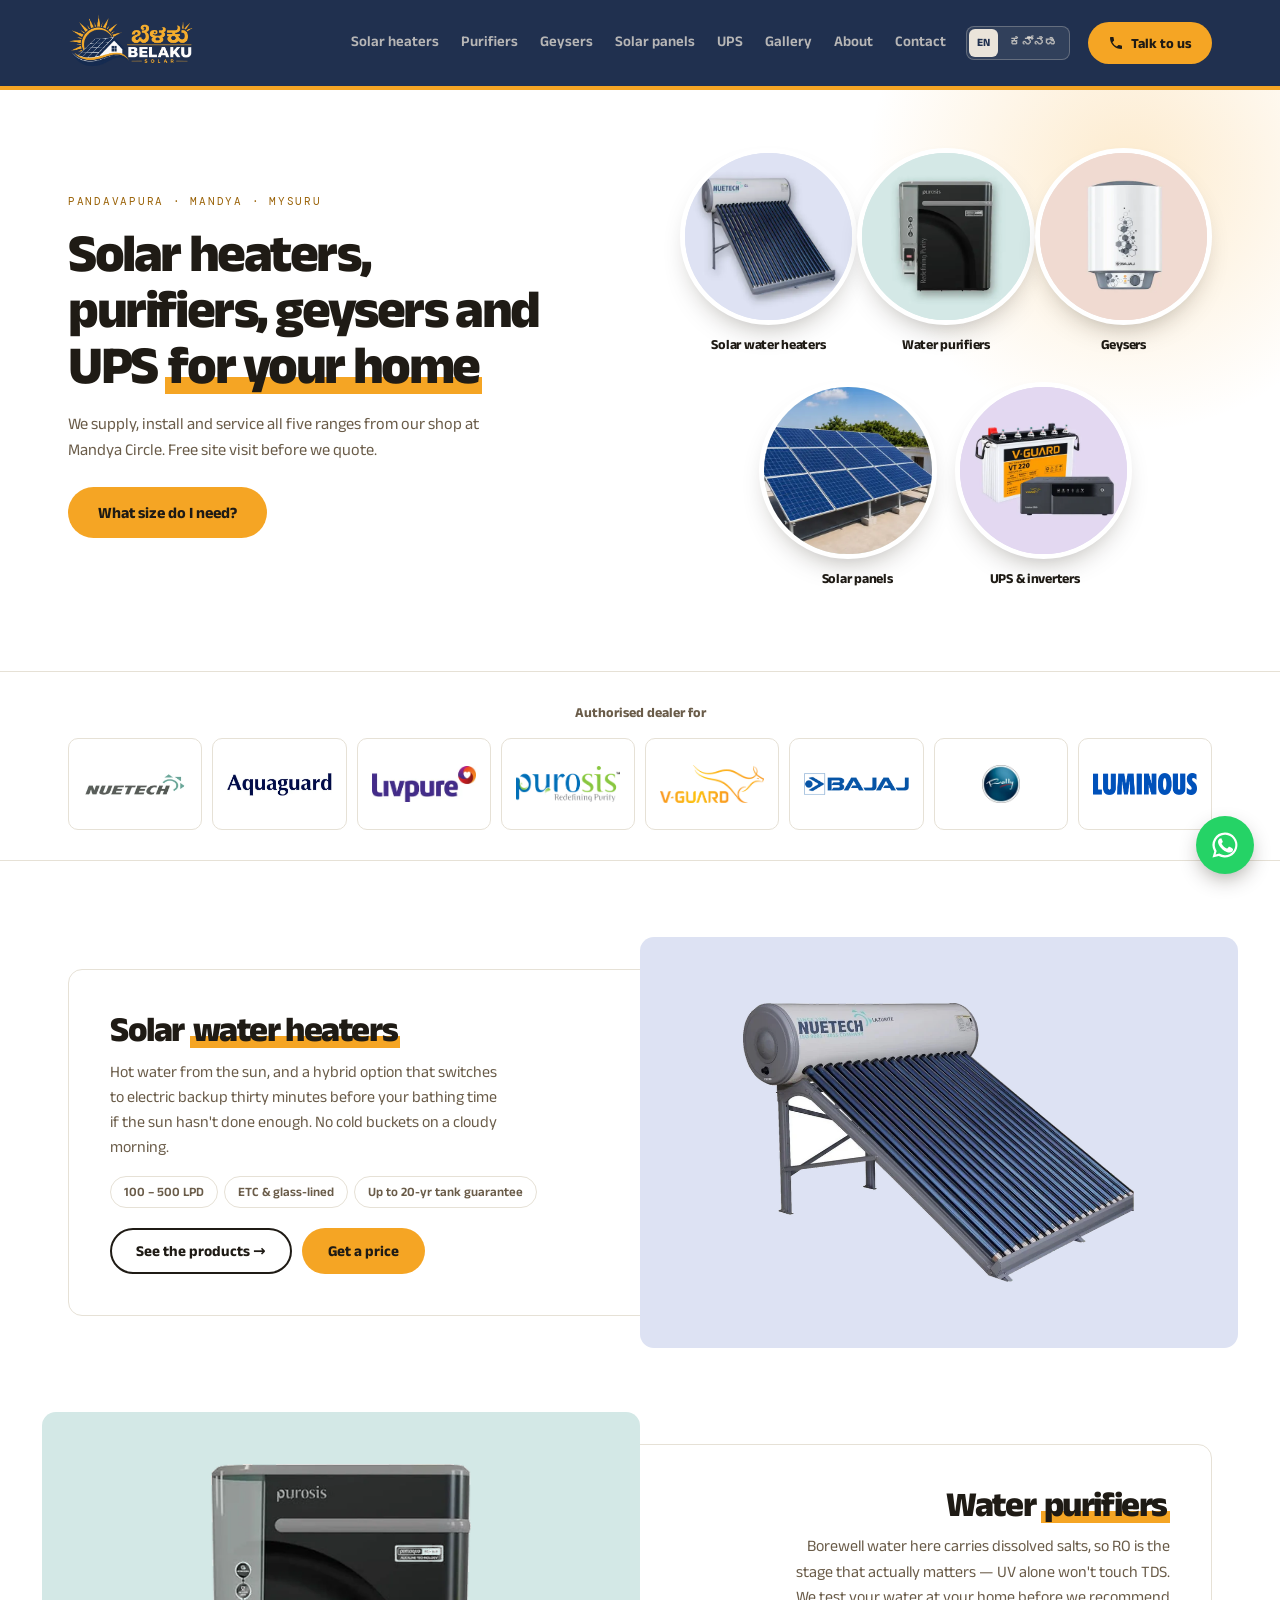
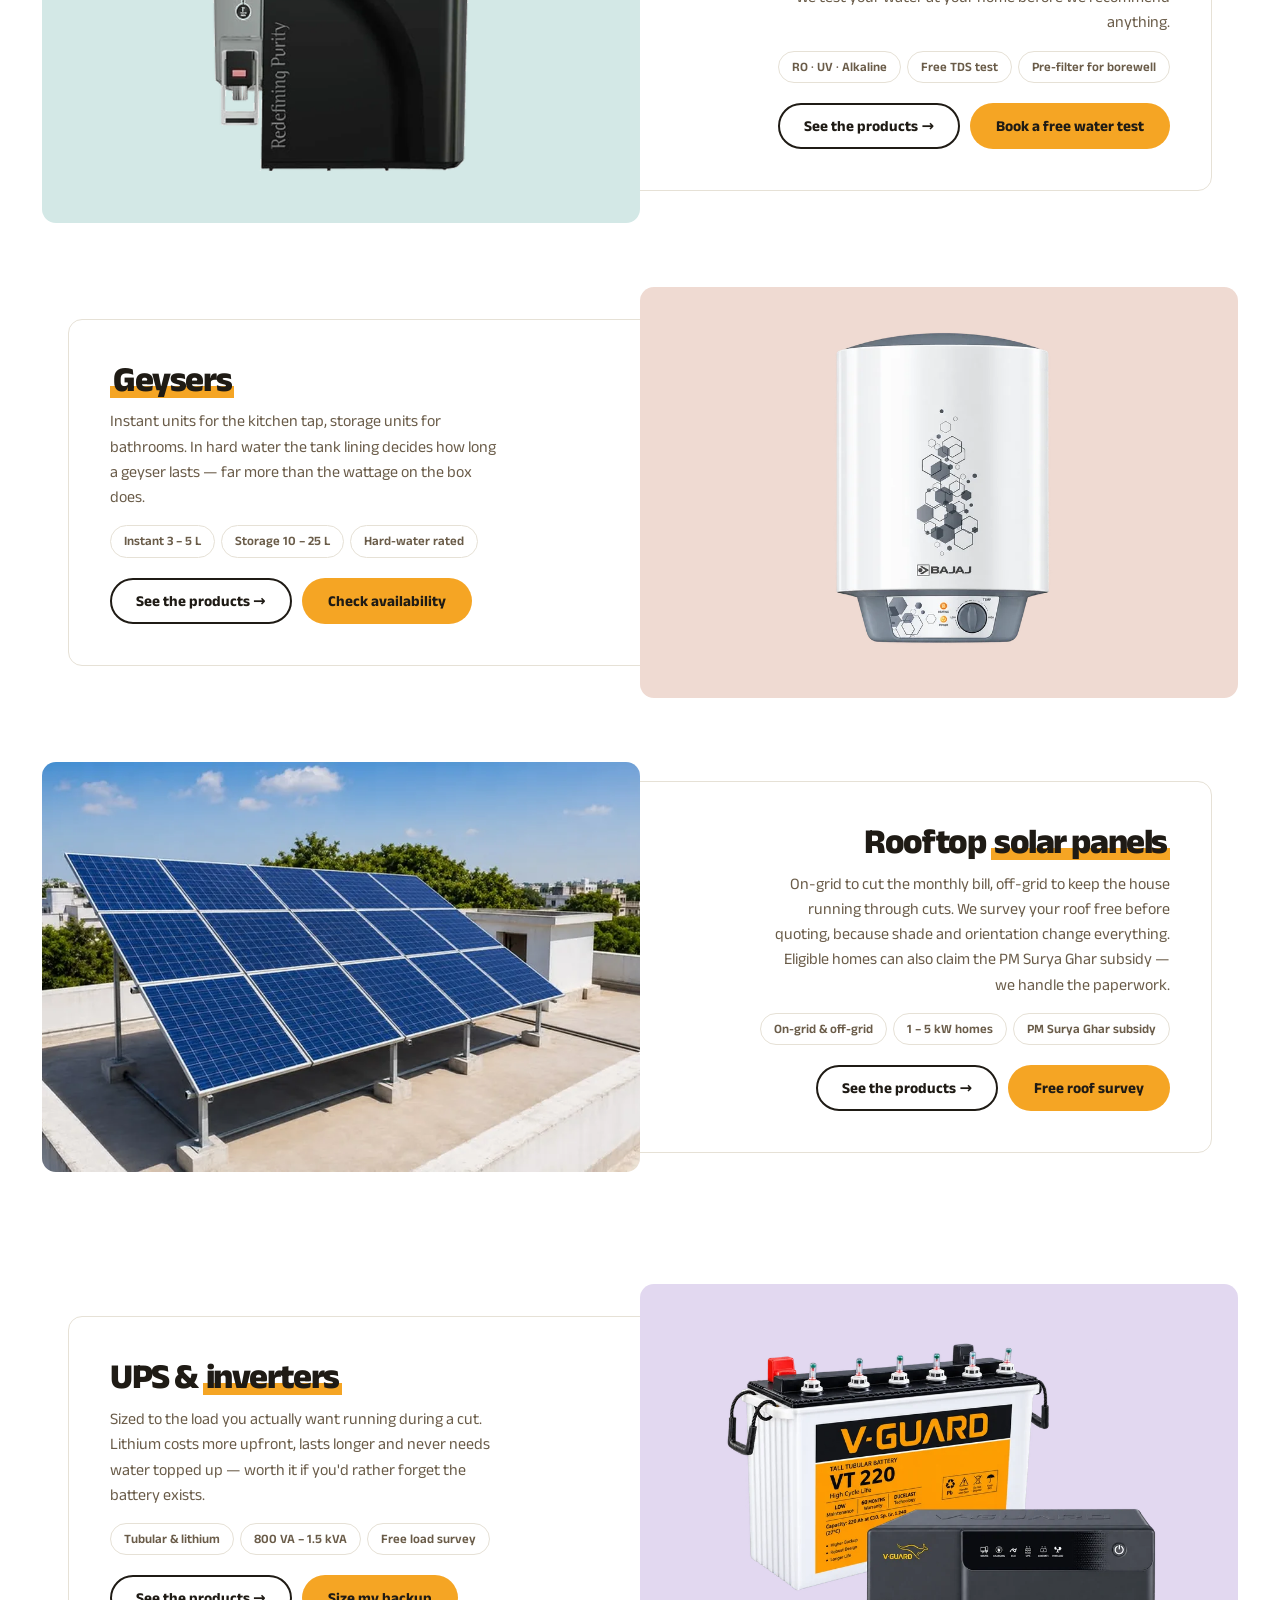
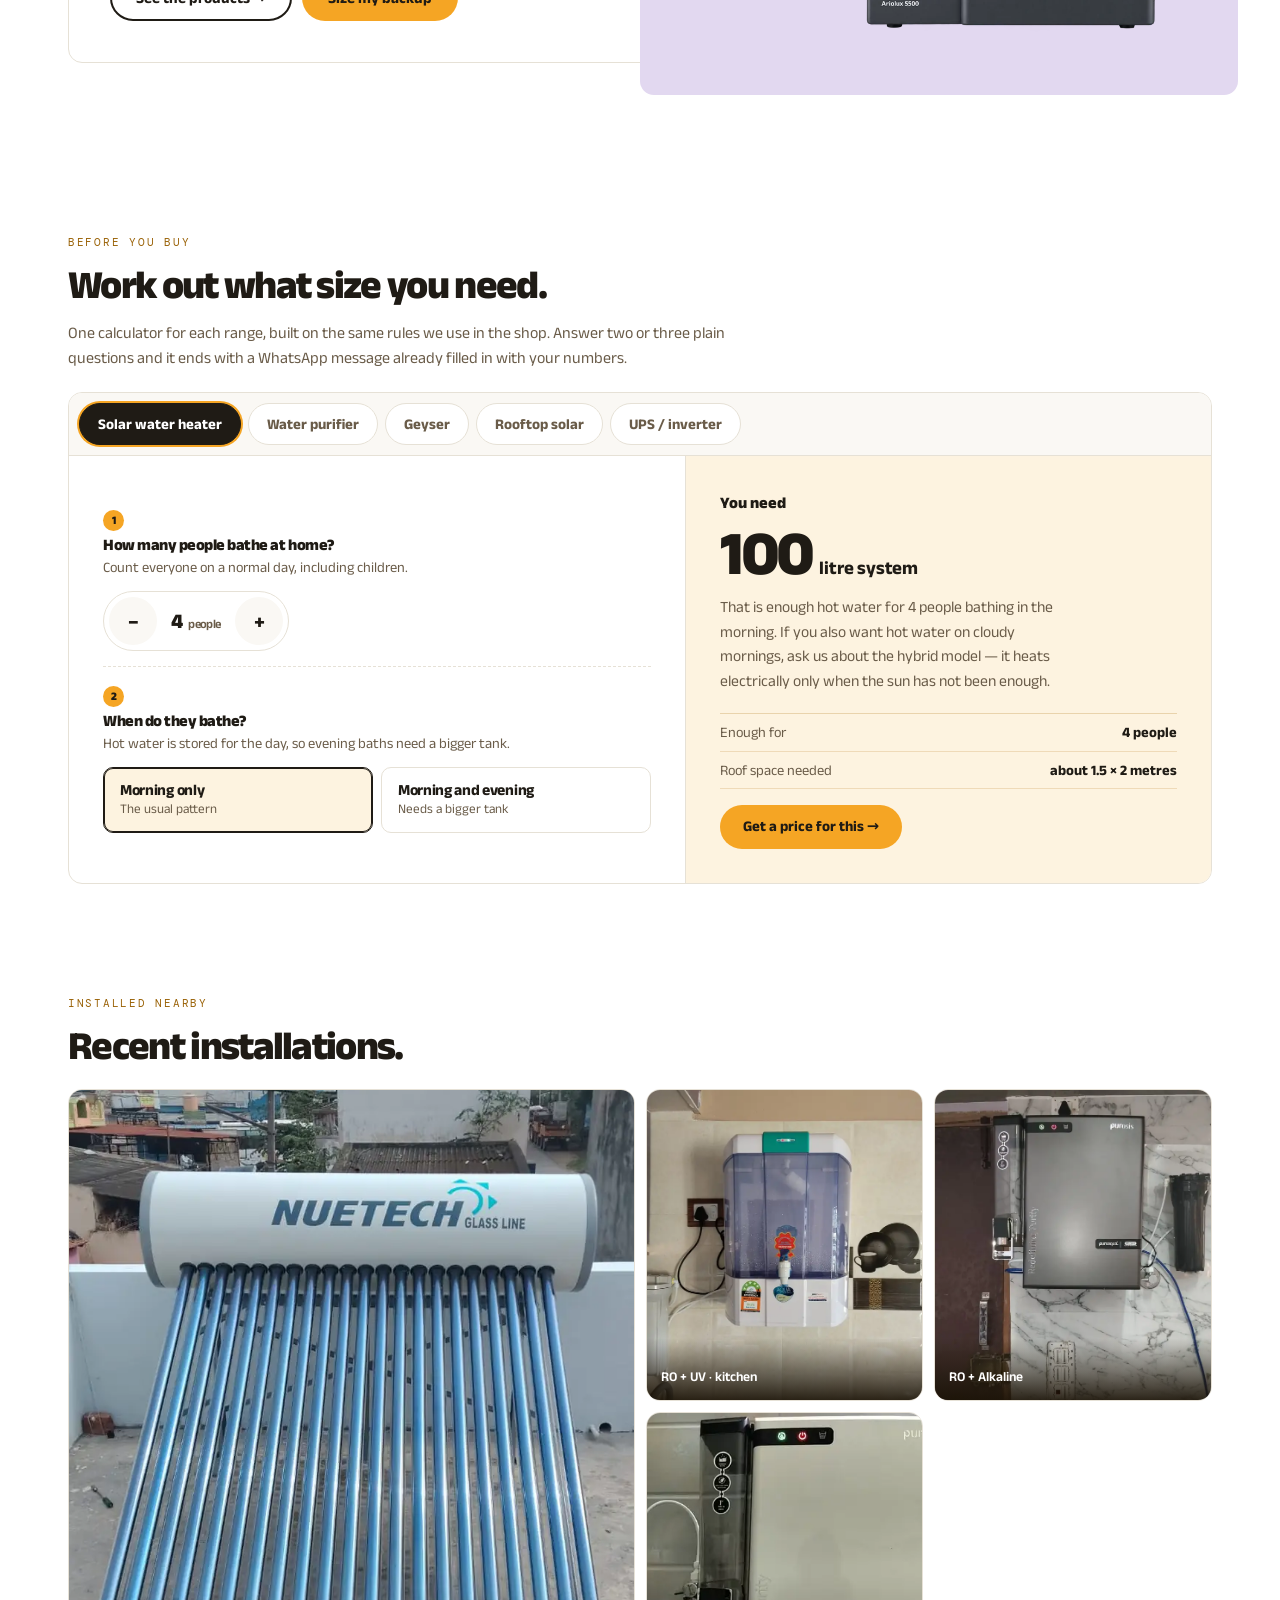
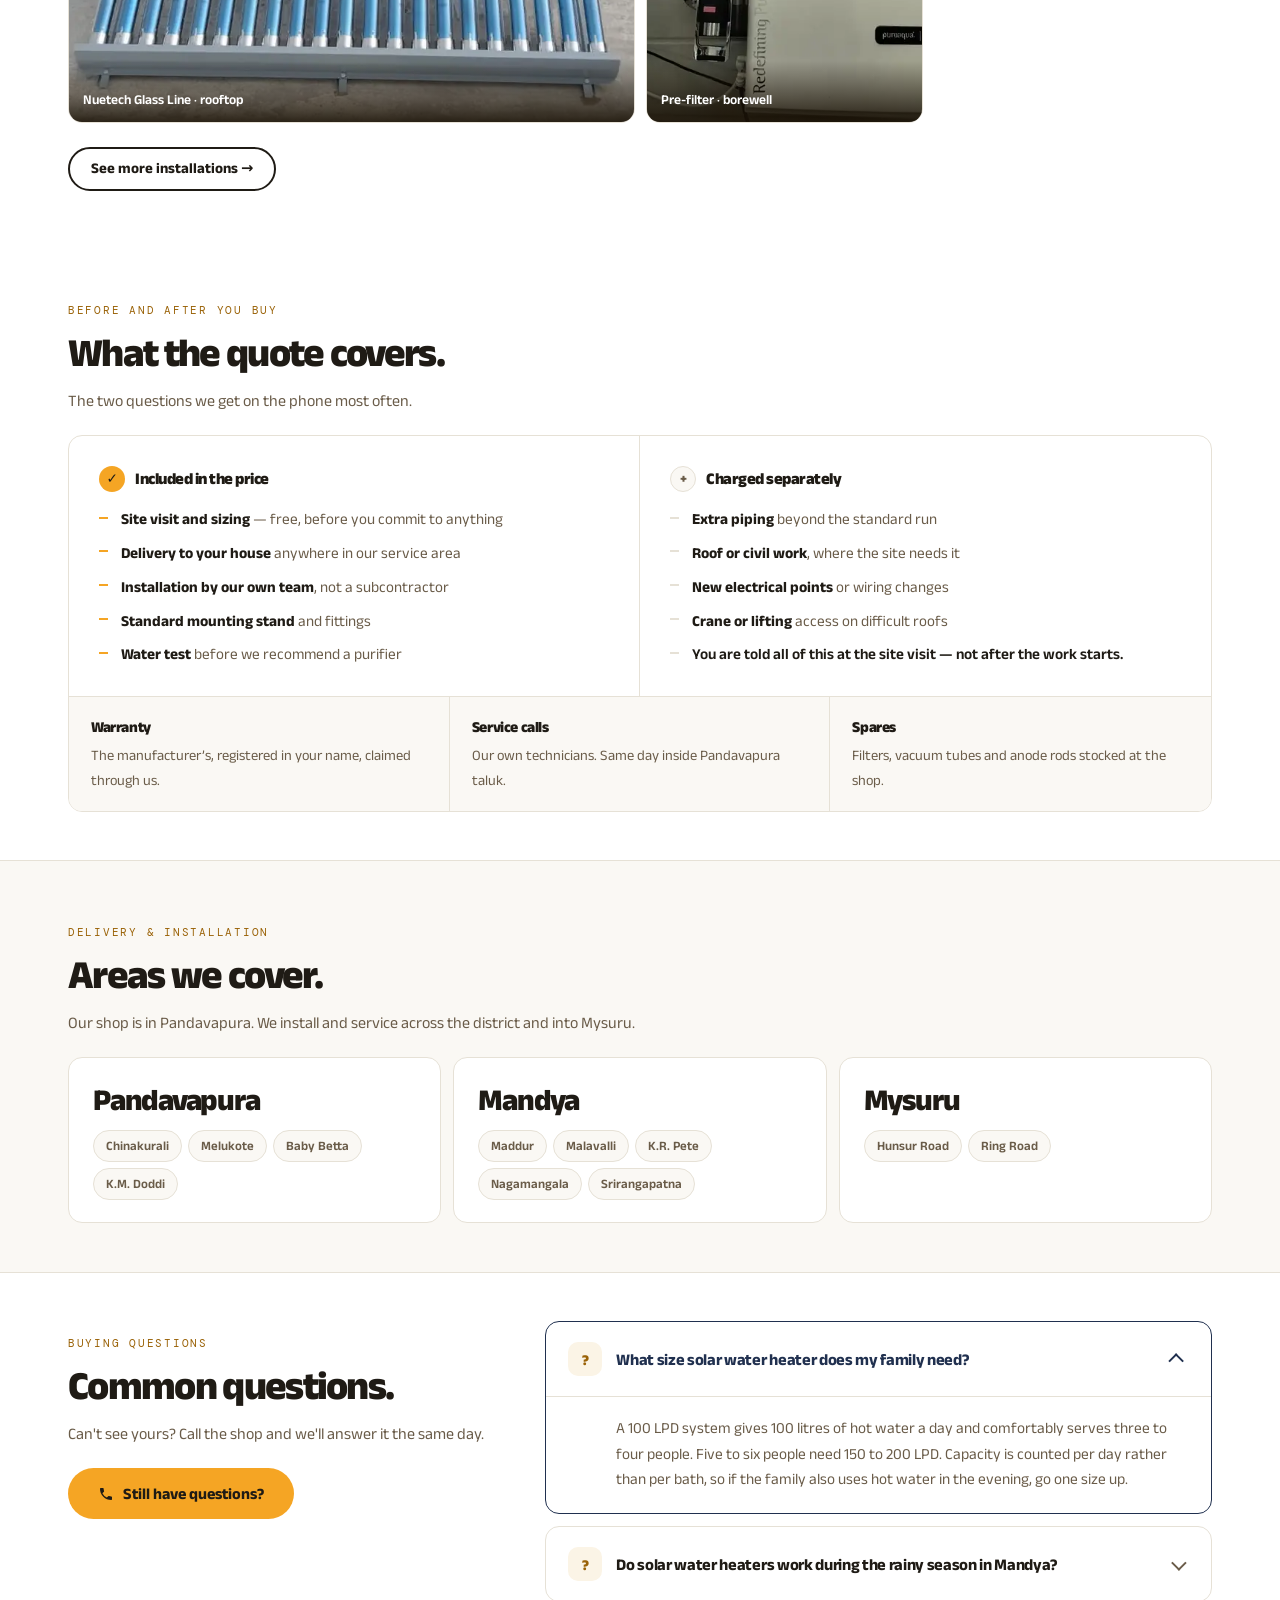
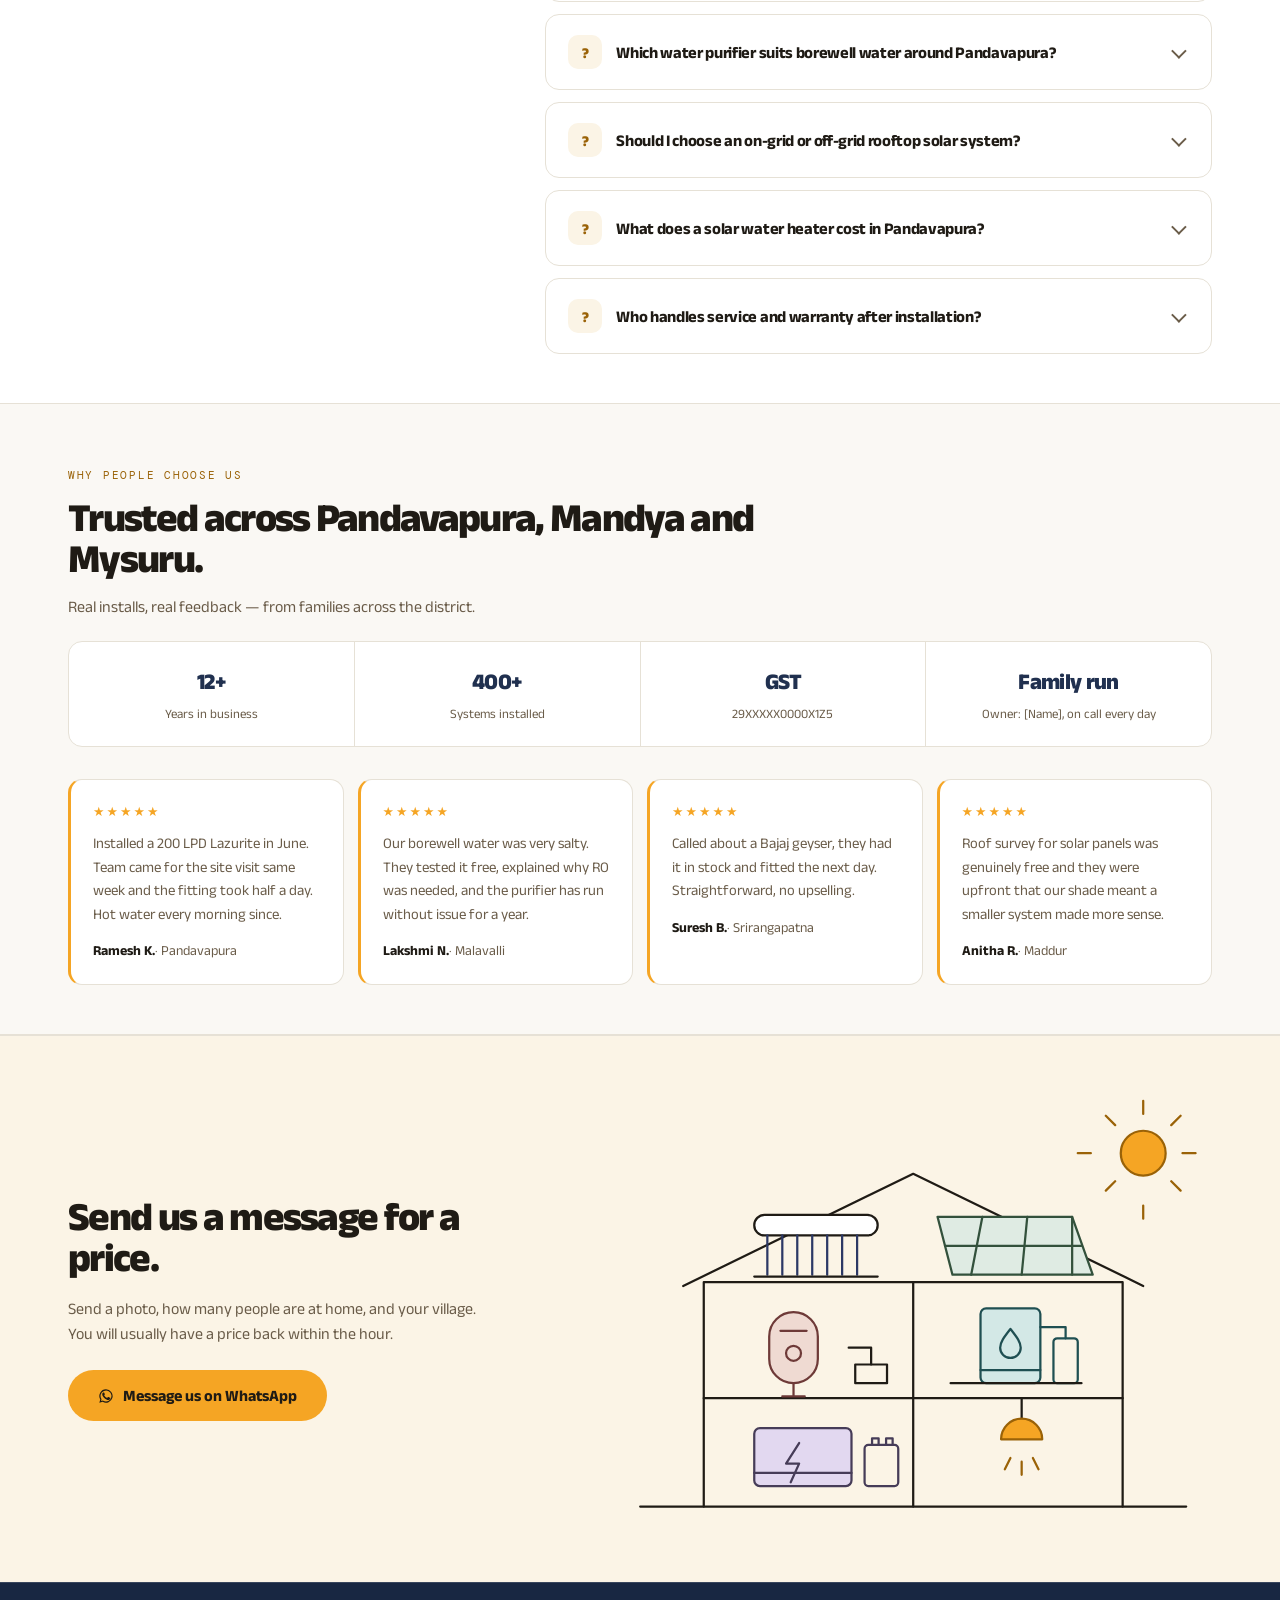
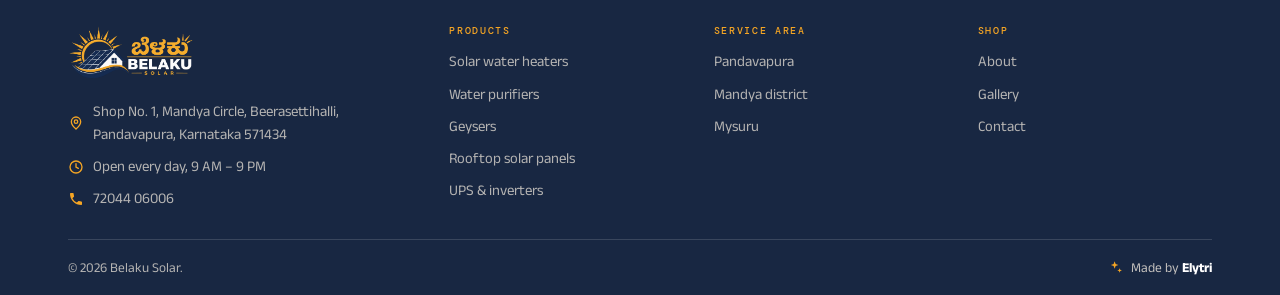
<file: index.html>
<!DOCTYPE html>
<html lang="en-IN">
<head>
<meta charset="utf-8">
<meta name="viewport" content="width=device-width, initial-scale=1">
<title>Solar Water Heaters, Water Purifiers, Geysers &amp; UPS | Belaku Solar</title>
<meta name="description" content="Solar water heaters, RO water purifiers, geysers, rooftop solar panels and home UPS. Authorised dealer for Nuetech, Aquaguard, Livpure, Purosis, V-Guard, Bajaj and Rally, installed across Pandavapura, Mandya and Mysuru.">
<link rel="canonical" href="https://belakusolar.in/">
<!-- TEMP pre-launch: remove this line and restore index,follow,max-image-preview:large once belakusolar.in is DNS-live --><meta name="robots" content="noindex,nofollow">
<meta name="geo.region" content="IN-KA">
<meta name="geo.placename" content="Pandavapura, Mandya, Karnataka">
<meta property="og:type" content="website">
<meta property="og:locale" content="en_IN">
<meta property="og:site_name" content="Belaku Solar">
<meta property="og:title" content="Solar Water Heaters, Water Purifiers, Geysers &amp; UPS | Belaku Solar">
<meta property="og:description" content="Solar water heaters, RO water purifiers, geysers, rooftop solar panels and home UPS. Authorised dealer for Nuetech, Aquaguard, Livpure, Purosis, V-Guard, Bajaj and Rally, installed across Pandavapura, Mandya and Mysuru.">
<meta property="og:url" content="https://belakusolar.in/">
<meta name="twitter:card" content="summary_large_image">
<link rel="preconnect" href="https://fonts.googleapis.com">
<link rel="preconnect" href="https://fonts.gstatic.com" crossorigin>
<link href="https://fonts.googleapis.com/css2?family=Anek+Latin:wght@400;500;600;700;800&family=DM+Mono:wght@400;500&display=swap" rel="stylesheet">
<link rel="stylesheet" href="assets/css/site.css?v=20260814">
</head>
<body>
<a class="skip" href="#main">Skip to content</a>
<header class="hdr">
  <div class="wrap hdr__in">
    <a class="brand" href="index.html"><img src="assets/img/belaku-solar-logo.webp" alt="Belaku Solar" class="brand__img" width="200" height="101"></a>
    <nav class="nav" aria-label="Main"><a href="solar-water-heaters.html">Solar heaters</a><a href="water-purifiers.html">Purifiers</a><a href="geysers.html">Geysers</a><a href="solar-panels.html">Solar panels</a><a href="ups-and-inverters.html">UPS</a><a href="gallery.html">Gallery</a><a href="about.html">About</a><a href="contact.html">Contact</a></nav>
    <div class="lang" role="group" aria-label="Language"><a href="#" aria-current="true">EN</a><a href="#" hreflang="kn" lang="kn">ಕನ್ನಡ</a></div>
    <a class="hdr__call" href="tel:+917204406006"><svg viewBox="0 0 24 24" fill="currentColor" aria-hidden="true"><path d="M6.6 10.8a15 15 0 0 0 6.6 6.6l2.2-2.2c.3-.3.7-.4 1-.2 1.2.4 2.4.6 3.6.6.6 0 1 .4 1 1V20c0 .6-.4 1-1 1A17 17 0 0 1 3 4c0-.6.4-1 1-1h3.5c.6 0 1 .4 1 1 0 1.3.2 2.5.6 3.6.1.4 0 .7-.2 1l-2.3 2.2Z"/></svg>Talk to us</a>
    <button class="burger" aria-expanded="false" aria-controls="mnav" aria-label="Menu"><span></span></button>
  </div>
  <nav class="mnav" id="mnav" aria-label="All pages"><div class="mnav__lang"><div class="lang" role="group" aria-label="Language"><a href="#" aria-current="true">EN</a><a href="#" hreflang="kn" lang="kn">ಕನ್ನಡ</a></div></div><a href="solar-water-heaters.html">Solar water heaters</a><a href="water-purifiers.html">Water purifiers</a><a href="geysers.html">Geysers</a><a href="solar-panels.html">Rooftop solar panels</a><a href="ups-and-inverters.html">UPS &amp; inverters</a><a href="gallery.html">Gallery</a><a href="about.html">About</a><a href="contact.html">Contact</a><a class="mnav__call" href="tel:+917204406006"><svg viewBox="0 0 24 24" fill="currentColor" aria-hidden="true"><path d="M6.6 10.8a15 15 0 0 0 6.6 6.6l2.2-2.2c.3-.3.7-.4 1-.2 1.2.4 2.4.6 3.6.6.6 0 1 .4 1 1V20c0 .6-.4 1-1 1A17 17 0 0 1 3 4c0-.6.4-1 1-1h3.5c.6 0 1 .4 1 1 0 1.3.2 2.5.6 3.6.1.4 0 .7-.2 1l-2.3 2.2Z"/></svg>72044 06006</a></nav>
</header>
<main id="main">

<section class="hero">
  <div class="wrap hero__in">
    <div>
      <p class="m">Pandavapura &middot; Mandya &middot; Mysuru</p>
      <h1>Solar heaters, purifiers, geysers and UPS <mark>for your home</mark></h1>
      <p class="hero__lede">We supply, install and service all five ranges from our shop at Mandya Circle. Free site visit before we quote.</p>
      <div class="cta" style="margin-top:24px">
        <a class="btn btn--gold" href="#before-you-buy">What size do I need?</a>
      </div>
    </div>
    <div>
      <div class="coins">
        <a class="coin tone-1" href="solar-water-heaters.html"><i><img src="assets/img/coin-solar-water-heaters.webp" alt="Solar water heater" width="460" height="460"><span class="coin__go"><svg viewBox="0 0 24 24" fill="none" stroke="currentColor" stroke-width="2.4" stroke-linecap="round" stroke-linejoin="round" aria-hidden="true"><path d="M5 12h14M13 6l6 6-6 6"/></svg></span></i><b>Solar water heaters</b></a>
        <a class="coin tone-2" href="water-purifiers.html"><i><img src="assets/img/coin-water-purifiers.webp" alt="RO water purifier" width="460" height="460" loading="lazy"><span class="coin__go"><svg viewBox="0 0 24 24" fill="none" stroke="currentColor" stroke-width="2.4" stroke-linecap="round" stroke-linejoin="round" aria-hidden="true"><path d="M5 12h14M13 6l6 6-6 6"/></svg></span></i><b>Water purifiers</b></a>
        <a class="coin tone-3" href="geysers.html"><i><img src="assets/img/coin-geysers.webp" alt="Storage geyser" width="460" height="460" loading="lazy"><span class="coin__go"><svg viewBox="0 0 24 24" fill="none" stroke="currentColor" stroke-width="2.4" stroke-linecap="round" stroke-linejoin="round" aria-hidden="true"><path d="M5 12h14M13 6l6 6-6 6"/></svg></span></i><b>Geysers</b></a>
        <a class="coin tone-4" href="solar-panels.html"><i><img src="assets/img/coin-solar-panels.webp" alt="Rooftop solar panels" width="460" height="460" loading="lazy"><span class="coin__go"><svg viewBox="0 0 24 24" fill="none" stroke="currentColor" stroke-width="2.4" stroke-linecap="round" stroke-linejoin="round" aria-hidden="true"><path d="M5 12h14M13 6l6 6-6 6"/></svg></span></i><b>Solar panels</b></a>
        <a class="coin tone-5" href="ups-and-inverters.html"><i><img src="assets/img/coin-ups-and-inverters.webp" alt="Home UPS and inverter" width="460" height="460" loading="lazy"><span class="coin__go"><svg viewBox="0 0 24 24" fill="none" stroke="currentColor" stroke-width="2.4" stroke-linecap="round" stroke-linejoin="round" aria-hidden="true"><path d="M5 12h14M13 6l6 6-6 6"/></svg></span></i><b>UPS &amp; inverters</b></a>
      </div>
    </div>
  </div>
</section>

<section class="dealers">
  <div class="wrap dealers__in">
    <p class="dealers__lbl">Authorised dealer for</p>
    <div class="dealers__row">
      <a href="solar-water-heaters.html"><img src="assets/img/logo-nuetech.webp" alt="Nuetech" height="38" loading="lazy"></a>
      <a href="water-purifiers.html"><img src="assets/img/logo-aquaguard.webp" alt="Aquaguard" height="38" loading="lazy"></a>
      <a href="water-purifiers.html"><img src="assets/img/logo-livpure.webp" alt="Livpure" height="38" loading="lazy"></a>
      <a href="water-purifiers.html"><img src="assets/img/logo-purosis.webp" alt="Purosis" height="38" loading="lazy"></a>
      <a href="geysers.html"><img src="assets/img/logo-vguard.webp" alt="V-Guard" height="38" loading="lazy"></a>
      <a href="geysers.html"><img src="assets/img/logo-bajaj.webp" alt="Bajaj" height="38" loading="lazy"></a>
      <a href="geysers.html"><img src="assets/img/logo-rally.webp" alt="Rally" height="38" loading="lazy"></a>
      <a href="ups-and-inverters.html"><img src="assets/img/logo-luminous.webp" alt="Luminous" height="38" loading="lazy"></a>
    </div>
  </div>
</section>

<div class="prods"><div class="wrap"><div class="e"><section class="er tone-1 er--imgR" id="solar-water-heaters">
  <div class="er__img"><img src="assets/img/solar-water-heaters.webp" alt="Nuetech glass-lined solar water heater with evacuated tube collector" width="980" height="660" loading="lazy" decoding="async"></div>
  <div class="er__b">
    <h2>Solar <mark>water heaters</mark></h2>
    <p>Hot water from the sun, and a hybrid option that switches to electric backup thirty minutes before your bathing time if the sun hasn't done enough. No cold buckets on a cloudy morning.</p>
    <div class="chips"><span class="chip">100 – 500 LPD</span><span class="chip">ETC &amp; glass-lined</span><span class="chip">Up to 20-yr tank guarantee</span></div>
    <div class="er__cta">
      <a class="btn btn--line" href="solar-water-heaters.html">See the products &rarr;<span class="sr"> — solar water heaters</span></a>
      <a class="btn btn--gold" href="https://wa.me/917204406006?text=Solar%20water%20heaters%20enquiry">Get a price</a>
    </div>
  </div>
</section><section class="er tone-2 er--imgL" id="water-purifiers">
  <div class="er__img"><img src="assets/img/water-purifiers.webp" alt="RO, UV and alkaline water purifier for home use" width="980" height="660" loading="lazy" decoding="async"></div>
  <div class="er__b">
    <h2>Water <mark>purifiers</mark></h2>
    <p>Borewell water here carries dissolved salts, so RO is the stage that actually matters — UV alone won't touch TDS. We test your water at your home before we recommend anything.</p>
    <div class="chips"><span class="chip">RO · UV · Alkaline</span><span class="chip">Free TDS test</span><span class="chip">Pre-filter for borewell</span></div>
    <div class="er__cta">
      <a class="btn btn--line" href="water-purifiers.html">See the products &rarr;<span class="sr"> — water purifiers</span></a>
      <a class="btn btn--gold" href="https://wa.me/917204406006?text=Water%20purifiers%20enquiry">Book a free water test</a>
    </div>
  </div>
</section><section class="er tone-3 er--imgR" id="geysers">
  <div class="er__img"><img src="assets/img/geysers.webp" alt="V-Guard instant water heater for a kitchen or bathroom tap" width="980" height="660" loading="lazy" decoding="async"></div>
  <div class="er__b">
    <h2><mark>Geysers</mark></h2>
    <p>Instant units for the kitchen tap, storage units for bathrooms. In hard water the tank lining decides how long a geyser lasts — far more than the wattage on the box does.</p>
    <div class="chips"><span class="chip">Instant 3 – 5 L</span><span class="chip">Storage 10 – 25 L</span><span class="chip">Hard-water rated</span></div>
    <div class="er__cta">
      <a class="btn btn--line" href="geysers.html">See the products &rarr;<span class="sr"> — geysers</span></a>
      <a class="btn btn--gold" href="https://wa.me/917204406006?text=Geysers%20enquiry">Check availability</a>
    </div>
  </div>
</section><section class="er tone-4 er--imgL" id="solar-panels">
  <div class="er__img"><img src="assets/img/cut-solar-panels.webp" alt="Rooftop solar panel array installed on a terrace" width="980" height="660" loading="lazy" decoding="async"></div>
  <div class="er__b">
    <h2>Rooftop <mark>solar panels</mark></h2>
    <p>On-grid to cut the monthly bill, off-grid to keep the house running through cuts. We survey your roof free before quoting, because shade and orientation change everything. Eligible homes can also claim the PM Surya Ghar subsidy — we handle the paperwork.</p>
    <div class="chips"><span class="chip">On-grid &amp; off-grid</span><span class="chip">1 – 5 kW homes</span><a class="chip" href="solar-panels.html#surya-ghar">PM Surya Ghar subsidy</a></div>
    <div class="er__cta">
      <a class="btn btn--line" href="solar-panels.html">See the products &rarr;<span class="sr"> — rooftop solar panels</span></a>
      <a class="btn btn--gold" href="https://wa.me/917204406006?text=Rooftop%20solar%20panels%20enquiry">Free roof survey</a>
    </div>
  </div>
</section><section class="er tone-5 er--imgR" id="ups-and-inverters">
  <div class="er__img"><img src="assets/img/band-ups-and-inverters.webp" alt="Home UPS inverter with a battery bank cabinet" width="980" height="660" loading="lazy" decoding="async"></div>
  <div class="er__b">
    <h2>UPS &amp; <mark>inverters</mark></h2>
    <p>Sized to the load you actually want running during a cut. Lithium costs more upfront, lasts longer and never needs water topped up — worth it if you'd rather forget the battery exists.</p>
    <div class="chips"><span class="chip">Tubular &amp; lithium</span><span class="chip">800 VA – 1.5 kVA</span><span class="chip">Free load survey</span></div>
    <div class="er__cta">
      <a class="btn btn--line" href="ups-and-inverters.html">See the products &rarr;<span class="sr"> — UPS and inverters</span></a>
      <a class="btn btn--gold" href="https://wa.me/917204406006?text=UPS%20and%20inverters%20enquiry">Size my backup</a>
    </div>
  </div>
</section></div></div></div>

<section class="sec sec--tight" id="before-you-buy">
  <div class="wrap">
    <div class="head">
      <p class="m">Before you buy</p>
      <h2 class="h2">Work out what size you need.</h2>
      <p>One calculator for each range, built on the same rules we use in the shop. Answer two or three plain questions and it ends with a WhatsApp message already filled in with your numbers.</p>
    </div>
    <div class="calc" id="calc" data-tabs><div class="calc__tabs" role="tablist"><button role="tab" data-tab="swh" aria-selected="true">Solar water heater</button><button role="tab" data-tab="wp" aria-selected="false">Water purifier</button><button role="tab" data-tab="geyser" aria-selected="false">Geyser</button><button role="tab" data-tab="solar" aria-selected="false">Rooftop solar</button><button role="tab" data-tab="ups" aria-selected="false">UPS / inverter</button></div><div data-calc="swh"><div class="calc__b"><div class="calc__q"><div class="q"><span class="q__n">1</span><h3>How many people bathe at home?</h3><p class="q__hint">Count everyone on a normal day, including children.</p><div class="step" data-field="people" data-value="4" data-min="1" data-max="12" data-step="1" data-prefix="" data-suffix=" people"><button type="button" data-d="-1" aria-label="Decrease">&minus;</button><b></b><button type="button" data-d="1" aria-label="Increase">+</button></div></div><div class="q"><span class="q__n">2</span><h3>When do they bathe?</h3><p class="q__hint">Hot water is stored for the day, so evening baths need a bigger tank.</p><div class="opts opts--2" data-field="use" data-single><button type="button" data-v="am" aria-pressed="true"><strong>Morning only</strong><small>The usual pattern</small></button><button type="button" data-v="both" aria-pressed="false"><strong>Morning and evening</strong><small>Needs a bigger tank</small></button></div></div></div><div class="calc__r" aria-live="polite"><p class="calc__rk">You need</p><p class="calc__rv" data-out="v"></p><p class="calc__why" data-out="why"></p><div class="calc__rows" data-out="rows"></div><a class="btn btn--gold btn--sm" data-out="wa" href="#">Get a price for this &rarr;</a></div></div></div><div data-calc="wp" hidden><div class="calc__b"><div class="calc__q"><div class="q"><span class="q__n">1</span><h3>Where does your water come from?</h3><p class="q__hint">This alone decides which purifier suits your house.</p><div class="opts opts--3" data-field="src" data-single><button type="button" data-v="borewell" aria-pressed="true"><strong>Borewell</strong><small>Salty water</small></button><button type="button" data-v="piped" aria-pressed="false"><strong>Tap / piped supply</strong><small>Already treated</small></button><button type="button" data-v="tanker" aria-pressed="false"><strong>Tanker</strong><small>Changes every load</small></button></div></div></div><div class="calc__r" aria-live="polite"><p class="calc__rk">You need</p><p class="calc__rv" data-out="v"></p><p class="calc__why" data-out="why"></p><div class="calc__rows" data-out="rows"></div><a class="btn btn--gold btn--sm" data-out="wa" href="#">Get a price for this &rarr;</a></div></div></div><div data-calc="geyser" hidden><div class="calc__b"><div class="calc__q"><div class="q"><span class="q__n">1</span><h3>Where will it go?</h3><p class="q__hint">A kitchen tap and a bathroom need completely different geysers.</p><div class="opts opts--2" data-field="where" data-single><button type="button" data-v="bathroom" aria-pressed="true"><strong>Bathroom</strong><small>For bathing</small></button><button type="button" data-v="kitchen" aria-pressed="false"><strong>Kitchen</strong><small>For the tap</small></button></div></div><div class="q"><span class="q__n">2</span><h3>How many people bathe one after another?</h3><p class="q__hint">Only matters for a bathroom geyser.</p><div class="step" data-field="people" data-value="3" data-min="1" data-max="8" data-step="1" data-prefix="" data-suffix=" people"><button type="button" data-d="-1" aria-label="Decrease">&minus;</button><b></b><button type="button" data-d="1" aria-label="Increase">+</button></div></div></div><div class="calc__r" aria-live="polite"><p class="calc__rk">You need</p><p class="calc__rv" data-out="v"></p><p class="calc__why" data-out="why"></p><div class="calc__rows" data-out="rows"></div><a class="btn btn--gold btn--sm" data-out="wa" href="#">Get a price for this &rarr;</a></div></div></div><div data-calc="solar" hidden><div class="calc__b"><div class="calc__q"><div class="q"><span class="q__n">1</span><h3>What is your monthly electricity bill?</h3><p class="q__hint">Take an ordinary month, not a summer bill.</p><div class="step" data-field="bill" data-value="2000" data-min="500" data-max="12000" data-step="500" data-prefix="₹" data-suffix=""><button type="button" data-d="-1" aria-label="Decrease">&minus;</button><b></b><button type="button" data-d="1" aria-label="Increase">+</button></div></div></div><div class="calc__r" aria-live="polite"><p class="calc__rk">You need about</p><p class="calc__rv" data-out="v"></p><p class="calc__why" data-out="why"></p><div class="calc__rows" data-out="rows"></div><a class="btn btn--gold btn--sm" data-out="wa" href="#">Get a price for this &rarr;</a></div></div></div><div data-calc="ups" hidden><div class="calc__b"><div class="calc__q"><div class="q"><span class="q__n">1</span><h3>What must keep running in a power cut?</h3><p class="q__hint">Tap to add. Tap again to remove.</p><div class="picks" data-field="load" data-multi><button type="button" data-v="fans" aria-pressed="true">Fans</button><button type="button" data-v="lights" aria-pressed="true">Lights</button><button type="button" data-v="tv" aria-pressed="true">TV</button><button type="button" data-v="fridge" aria-pressed="false">Fridge</button><button type="button" data-v="pump" aria-pressed="false">Water pump</button></div></div><div class="q"><span class="q__n">2</span><h3>For how many hours?</h3><p class="q__hint">More hours means a bigger battery, not a bigger inverter.</p><div class="step" data-field="hours" data-value="3" data-min="1" data-max="8" data-step="1" data-prefix="" data-suffix=" hours"><button type="button" data-d="-1" aria-label="Decrease">&minus;</button><b></b><button type="button" data-d="1" aria-label="Increase">+</button></div></div></div><div class="calc__r" aria-live="polite"><p class="calc__rk">You need about</p><p class="calc__rv" data-out="v"></p><p class="calc__why" data-out="why"></p><div class="calc__rows" data-out="rows"></div><a class="btn btn--gold btn--sm" data-out="wa" href="#">Get a price for this &rarr;</a></div></div></div></div>
  </div>
</section>

<section class="sec">
  <div class="wrap">
    <div class="head">
      <p class="m">Installed nearby</p>
      <h2 class="h2">Recent installations.</h2>
    </div>
    <div class="gal">
<figure><img src="assets/img/nuetech-glassline-solar-water-heater-rooftop-installation.webp" alt="Nuetech Glass Line solar water heater installed on a rooftop in Pandavapura"><figcaption>Nuetech Glass Line · rooftop</figcaption></figure>
<figure><img src="assets/img/ro-uv-water-purifier-kitchen-installation.webp" alt="RO and UV water purifier wall-mounted in a kitchen near Pandavapura" loading="lazy" decoding="async"><figcaption>RO + UV · kitchen</figcaption></figure>
<figure><img src="assets/img/ro-alkaline-water-purifier-installation.webp" alt="RO and alkaline water purifier installed with a pre-filter and storage tank" loading="lazy" decoding="async"><figcaption>RO + Alkaline</figcaption></figure>
<figure><img src="assets/img/water-purifier-sediment-prefilter-borewell.webp" alt="Water purifier fitted with an external sediment pre-filter for borewell water" loading="lazy" decoding="async"><figcaption>Pre-filter · borewell</figcaption></figure>
</div>
    <div class="cta" style="margin-top:24px"><a class="btn btn--line btn--sm" href="gallery.html">See more installations →</a></div>
  </div>
</section>

<section class="sec">
  <div class="wrap">
    <div class="head">
      <p class="m">Before and after you buy</p>
      <h2 class="h2">What the quote covers.</h2>
      <p>The two questions we get on the phone most often.</p>
    </div>
    <div class="incl">
      <div class="incl__cols">
        <div class="incl__c">
          <p class="incl__t"><i class="y">&check;</i>Included in the price</p>
          <ul>
            <li><b>Site visit and sizing</b> &mdash; free, before you commit to anything</li>
            <li><b>Delivery to your house</b> anywhere in our service area</li>
            <li><b>Installation by our own team</b>, not a subcontractor</li>
            <li><b>Standard mounting stand</b> and fittings</li>
            <li><b>Water test</b> before we recommend a purifier</li>
          </ul>
        </div>
        <div class="incl__c incl__c--x">
          <p class="incl__t"><i class="n">+</i>Charged separately</p>
          <ul>
            <li><b>Extra piping</b> beyond the standard run</li>
            <li><b>Roof or civil work</b>, where the site needs it</li>
            <li><b>New electrical points</b> or wiring changes</li>
            <li><b>Crane or lifting</b> access on difficult roofs</li>
            <li style="color:var(--ink);font-weight:600">You are told all of this at the site visit &mdash; not after the work starts.</li>
          </ul>
        </div>
      </div>
      <div class="incl__foot">
        <div><b>Warranty</b><span>The manufacturer&rsquo;s, registered in your name, claimed through us.</span></div>
        <div><b>Service calls</b><span>Our own technicians. Same day inside Pandavapura taluk.</span></div>
        <div><b>Spares</b><span>Filters, vacuum tubes and anode rods stocked at the shop.</span></div>
      </div>
    </div>
  </div>
</section>

<section class="sec sec--soft">
  <div class="wrap">
    <div class="head">
      <p class="m">Delivery &amp; installation</p>
      <h2 class="h2">Areas we cover.</h2>
      <p>Our shop is in Pandavapura. We install and service across the district and into Mysuru.</p>
    </div>

    <div class="cover"><div class="cov cov--static"><h3>Pandavapura</h3><ul class="cov__towns"><li>Chinakurali</li><li>Melukote</li><li>Baby Betta</li><li>K.M. Doddi</li></ul></div><div class="cov cov--static"><h3>Mandya</h3><ul class="cov__towns"><li>Maddur</li><li>Malavalli</li><li>K.R. Pete</li><li>Nagamangala</li><li>Srirangapatna</li></ul></div><div class="cov cov--static"><h3>Mysuru</h3><ul class="cov__towns"><li>Hunsur Road</li><li>Ring Road</li></ul></div></div>
  </div>
</section>

<section class="sec">
  <div class="wrap">
    <div class="faqx">
      <div class="faqx__h">
        <div class="head">
          <p class="m">Buying questions</p>
          <h2 class="h2">Common questions.</h2>
          <p>Can't see yours? Call the shop and we'll answer it the same day.</p>
          <div class="cta" style="margin-top:22px">
            <a class="btn btn--gold" href="tel:+917204406006"><svg viewBox="0 0 24 24" fill="currentColor" aria-hidden="true"><path d="M6.6 10.8a15 15 0 0 0 6.6 6.6l2.2-2.2c.3-.3.7-.4 1-.2 1.2.4 2.4.6 3.6.6.6 0 1 .4 1 1V20c0 .6-.4 1-1 1A17 17 0 0 1 3 4c0-.6.4-1 1-1h3.5c.6 0 1 .4 1 1 0 1.3.2 2.5.6 3.6.1.4 0 .7-.2 1l-2.3 2.2Z"/></svg>Still have questions?</a>
          </div>
        </div>
      </div>
      <div class="faq">
<details open><summary>What size solar water heater does my family need?</summary><p>A 100 LPD system gives 100 litres of hot water a day and comfortably serves three to four people. Five to six people need 150 to 200 LPD. Capacity is counted per day rather than per bath, so if the family also uses hot water in the evening, go one size up.</p></details>
<details><summary>Do solar water heaters work during the rainy season in Mandya?</summary><p>They still heat on overcast days, but not to full temperature. After a heavily clouded day a plain system usually cannot give a hot bath the next morning. A hybrid with a digital controller switches to electric backup by itself, only when solar has not done the job.</p></details>
<details><summary>Which water purifier suits borewell water around Pandavapura?</summary><p>An RO stage is necessary, because a UV-only purifier does not reduce TDS. We test your water at your home first, and where it carries sand or silt an external sediment pre-filter is fitted so the RO membrane lasts much longer.</p></details>
<details><summary>Should I choose an on-grid or off-grid rooftop solar system?</summary><p>Choose on-grid if the goal is a lower bill and your supply is reasonably stable, since there are no batteries and maintenance is lower. Choose off-grid if cuts are frequent and the house must keep running through them. Many homes here are better served by on-grid plus a separate UPS.</p></details>
<details><summary>What does a solar water heater cost in Pandavapura?</summary><p>It depends on capacity, tank type and brand. A glass-lined hybrid costs more than a plain ETC system of the same size, and roof access changes the installation cost, so we quote after a site visit.</p></details>
<details><summary>Who handles service and warranty after installation?</summary><p>Our own technicians handle filter changes, vacuum tube replacements, controller faults and warranty claims, with common spares stocked at the shop.</p></details>
</div>
    </div>
  </div>
</section>

<!-- ══════════════════════════════════════════════════════════════════
     DUMMY PLACEHOLDER CONTENT — nothing below is real.
     GST number, owner name, install count and all 4 testimonials are
     fabricated placeholders to show the section design. Replace every
     one of them with real data before this site goes live.
     ══════════════════════════════════════════════════════════════════ -->
<section class="sec sec--soft">
  <div class="wrap">
    <div class="head">
      <p class="m">Why people choose us</p>
      <h2 class="h2">Trusted across Pandavapura, Mandya and Mysuru.</h2>
      <p>Real installs, real feedback — from families across the district.</p>
    </div>
    <div class="trust__row">
      <div><b>12+</b><span>Years in business</span></div>
      <div><b>400+</b><span>Systems installed</span></div>
      <div><b>GST</b><span>29XXXXX0000X1Z5</span></div>
      <div><b>Family run</b><span>Owner: [Name], on call every day</span></div>
    </div>
    <div class="revgrid">
      <div class="rev"><div class="rev__stars">★★★★★</div><p>Installed a 200 LPD Lazurite in June. Team came for the site visit same week and the fitting took half a day. Hot water every morning since.</p><div class="rev__who"><b>Ramesh K.</b><span>&middot; Pandavapura</span></div></div>
      <div class="rev"><div class="rev__stars">★★★★★</div><p>Our borewell water was very salty. They tested it free, explained why RO was needed, and the purifier has run without issue for a year.</p><div class="rev__who"><b>Lakshmi N.</b><span>&middot; Malavalli</span></div></div>
      <div class="rev"><div class="rev__stars">★★★★★</div><p>Called about a Bajaj geyser, they had it in stock and fitted the next day. Straightforward, no upselling.</p><div class="rev__who"><b>Suresh B.</b><span>&middot; Srirangapatna</span></div></div>
      <div class="rev"><div class="rev__stars">★★★★★</div><p>Roof survey for solar panels was genuinely free and they were upfront that our shade meant a smaller system made more sense.</p><div class="rev__who"><b>Anitha R.</b><span>&middot; Maddur</span></div></div>
    </div>
  </div>
</section>

<section class="close">
  <div class="wrap close__in">
    <div class="hb">
      <svg viewBox="0 0 640 480" role="img" aria-label="Cutaway of a house showing a solar water heater and solar panels on the roof, a geyser in the bathroom, a water purifier in the kitchen and a UPS in the utility area. Each product links to its page.">
        <g stroke-width="2.4" fill="none" stroke-linecap="round" stroke-linejoin="round">
          <g class="hb__shell" stroke="var(--ink)">
            <g class="sun" stroke="var(--gold-d)">
              <circle cx="566" cy="74" r="24" fill="var(--gold)" stroke="var(--gold-d)"/>
              <g class="rays"><path d="M566 32v-14M566 130v14M608 74h14M510 74h-14M596 44l10-10M536 104l-10 10M596 104l10 10M536 44l-10-10"/></g>
            </g>
            <path d="M28 452h584"/>
            <path class="draw" d="M96 452V212h448v240"/>
            <path class="draw" d="M74 216L320 96l246 120"/>
            <path class="draw" d="M320 212v240M96 336h448"/>
            <g class="lamp">
              <path d="M436 336v22"/><path d="M414 380a22 22 0 0 1 44 0z" fill="var(--gold)" stroke="var(--gold-d)"/>
              <path stroke="var(--gold-d)" d="M424 400l-6 12M436 404v14M448 400l6 12"/>
            </g>
          </g><a class="hz" href="solar-water-heaters.html" aria-label="Solar water heaters" data-tip="t-solar-water-heaters"><rect class="hit" x="140" y="126" width="158" height="88"/><g class="art"><rect x="150" y="140" width="132" height="22" rx="11" fill="var(--paper)" stroke="var(--ink)"/>
          <path stroke="var(--t1)" d="M164 162v42M180 162v42M196 162v42M212 162v42M228 162v42M244 162v42M260 162v42"/>
          <path stroke="var(--ink)" d="M150 206h132"/></g></a><a class="hz" href="solar-panels.html" aria-label="Rooftop solar panels" data-tip="t-solar-panels"><rect class="hit" x="340" y="130" width="182" height="82"/><g class="art"><path d="M362 204h150l-22-62H346z" fill="var(--t4-bg)" stroke="var(--t4)"/>
          <path stroke="var(--t4)" d="M394 142l-12 62M442 142l-6 62M490 142v62M354 173h146"/></g></a><a class="hz" href="geysers.html" aria-label="Geysers" data-tip="t-geysers"><rect class="hit" x="156" y="234" width="150" height="108"/><g class="art"><rect x="166" y="244" width="52" height="76" rx="26" fill="var(--t3-bg)" stroke="var(--t3)"/>
          <path stroke="var(--t3)" d="M178 264h28M192 320v14M180 334h24"/>
          <circle cx="192" cy="288" r="8" fill="none" stroke="var(--t3)"/>
          <path stroke="var(--ink)" d="M258 300h34v20h-34z"/><path stroke="var(--ink)" d="M275 300v-18h-24"/></g></a><a class="hz" href="water-purifiers.html" aria-label="Water purifiers" data-tip="t-water-purifiers"><rect class="hit" x="352" y="230" width="158" height="98"/><g class="art"><rect x="392" y="240" width="64" height="80" rx="6" fill="var(--t2-bg)" stroke="var(--t2)"/>
          <path stroke="var(--t2)" d="M424 262c7 9 11 14 11 20a11 11 0 1 1-22 0c0-6 4-11 11-20z"/>
          <path stroke="var(--t2)" d="M392 306h64"/>
          <rect x="470" y="272" width="26" height="48" rx="4" fill="none" stroke="var(--t2)"/>
          <path stroke="var(--t2)" d="M483 272v-12h-27"/><path stroke="var(--ink)" d="M360 320h140"/></g></a><a class="hz" href="ups-and-inverters.html" aria-label="UPS and inverters" data-tip="t-ups-and-inverters"><rect class="hit" x="142" y="358" width="172" height="80"/><g class="art"><rect x="150" y="368" width="104" height="62" rx="6" fill="var(--t5-bg)" stroke="var(--t5)"/>
          <path stroke="var(--t5)" d="M198 384l-14 22h14l-9 20"/>
          <path stroke="var(--t5)" d="M150 416h104"/>
          <rect x="268" y="386" width="36" height="44" rx="4" fill="none" stroke="var(--t5)"/>
          <path stroke="var(--t5)" d="M276 386v-7h7v7M291 386v-7h7v7"/></g></a>
        </g>
      </svg><span class="hb__tip" id="t-solar-water-heaters" style="left:33.9%;top:35.8%" aria-hidden="true">Solar water heaters<small>Nuetech</small></span><span class="hb__tip" id="t-solar-panels" style="left:67.2%;top:35.8%" aria-hidden="true">Rooftop solar panels<small>On-grid &amp; off-grid</small></span><span class="hb__tip" id="t-geysers" style="left:35.9%;top:60%" aria-hidden="true">Geysers<small>V-Guard · Rally</small></span><span class="hb__tip" id="t-water-purifiers" style="left:67%;top:58.1%" aria-hidden="true">Water purifiers<small>Aquaguard · Livpure</small></span><span class="hb__tip" id="t-ups-and-inverters" style="left:35.5%;top:83.1%" aria-hidden="true">UPS &amp; inverters<small>Tubular &amp; lithium</small></span></div>
    <div>
      <h2>Send us a message for a price.</h2>
      <p>Send a photo, how many people are at home, and your village. You will usually have a price back within the hour.</p>
      <div class="cta" style="margin-top:24px">
        <a class="btn btn--gold" href="https://wa.me/917204406006?text=Hi%20Belaku%20Solar%2C%20I%20would%20like%20a%20price.%20My%20details%3A%20" target="_blank" rel="noopener"><svg viewBox="0 0 24 24" fill="currentColor" aria-hidden="true"><path d="M17.5 14.4c-.3-.2-1.7-.9-2-1-.3-.1-.5-.1-.6.1-.2.3-.7.9-.9 1.1-.2.2-.3.2-.6.1-1.7-.9-2.9-1.6-4-3.6-.3-.5.3-.5.8-1.5.1-.2 0-.4 0-.5s-.6-1.5-.9-2c-.2-.5-.4-.4-.6-.4h-.5c-.2 0-.5.1-.8.4-.3.3-1 1-1 2.5s1.1 2.9 1.2 3.1c.2.2 2.1 3.2 5.1 4.51.9.8 2.6.9 3.5.7.6-.1 1.7-.7 2-1.4.2-.7.2-1.2.2-1.4-.1-.1-.3-.2-.6-.3M12 2a10 10 0 0 0-8.6 15.1L2 22l5-1.3A10 10 0 1 0 12 2m0 18.2a8.2 8.2 0 0 1-4.2-1.2l-.3-.2-3 .8.8-2.9-.2-.3A8.2 8.2 0 1 1 12 20.2"/></svg>Message us on WhatsApp</a>
      </div>
    </div>
  </div>
</section>

</main>
<footer class="ftr">
  <div class="wrap">
    <div class="ftr__g">
      <div>
        <a class="brand" href="index.html"><img src="assets/img/belaku-solar-logo.webp" alt="Belaku Solar" class="brand__img" width="200" height="101"></a>
        <p style="margin-top:13px;max-width:34ch"><svg viewBox="0 0 24 24" fill="none" stroke="currentColor" stroke-width="2" stroke-linecap="round" stroke-linejoin="round" aria-hidden="true"><path d="M12 21s7-6.3 7-11a7 7 0 1 0-14 0c0 4.7 7 11 7 11z"/><circle cx="12" cy="10" r="2.6"/></svg><a href="https://maps.app.goo.gl/2wfsnK6R1mSJvMP8A" target="_blank" rel="noopener">Shop No. 1, Mandya Circle, Beerasettihalli,<br>Pandavapura, Karnataka 571434</a></p>
        <p style="margin-top:9px"><svg viewBox="0 0 24 24" fill="none" stroke="currentColor" stroke-width="2" stroke-linecap="round" aria-hidden="true"><circle cx="12" cy="12" r="9"/><path d="M12 7v5l3.5 2"/></svg><span>Open every day, 9 AM &ndash; 9 PM</span></p>
        <p style="margin-top:9px"><svg viewBox="0 0 24 24" fill="currentColor" aria-hidden="true"><path d="M6.6 10.8a15 15 0 0 0 6.6 6.6l2.2-2.2c.3-.3.7-.4 1-.2 1.2.4 2.4.6 3.6.6.6 0 1 .4 1 1V20c0 .6-.4 1-1 1A17 17 0 0 1 3 4c0-.6.4-1 1-1h3.5c.6 0 1 .4 1 1 0 1.3.2 2.5.6 3.6.1.4 0 .7-.2 1l-2.3 2.2Z"/></svg><a href="tel:+917204406006">72044 06006</a></p>
      </div>
      <div><h3>Products</h3><ul><li><a href="solar-water-heaters.html">Solar water heaters</a></li><li><a href="water-purifiers.html">Water purifiers</a></li><li><a href="geysers.html">Geysers</a></li><li><a href="solar-panels.html">Rooftop solar panels</a></li><li><a href="ups-and-inverters.html">UPS &amp; inverters</a></li></ul></div>
      <div><h3>Service area</h3><ul><li>Pandavapura</li><li>Mandya district</li><li>Mysuru</li></ul></div>
      <div><h3>Shop</h3><ul><li><a href="about.html">About</a></li><li><a href="gallery.html">Gallery</a></li><li><a href="contact.html">Contact</a></li></ul></div>
    </div>
    <div class="ftr__b">
      <span>© <span class="yr">2026</span> Belaku Solar.</span>
      <a class="made" href="https://elytri.com/" target="_blank" rel="noopener"><svg viewBox="0 0 24 24" fill="currentColor" aria-hidden="true"><path d="M9 2l1.6 4.4L15 8l-4.4 1.6L9 14l-1.6-4.4L3 8l4.4-1.6z"/><path d="M17 13l1 2.7 2.7 1-2.7 1-1 2.7-1-2.7-2.7-1 2.7-1z"/></svg><span>Made by <b>Elytri</b></span></a>
    </div>
  </div>
</footer>
<a class="wafab" href="https://wa.me/917204406006?text=Hi%20Belaku%20Solar%2C%20I%20would%20like%20a%20quote" aria-label="Message us on WhatsApp" target="_blank" rel="noopener"><svg viewBox="0 0 24 24" fill="currentColor" aria-hidden="true"><path d="M17.5 14.4c-.3-.2-1.7-.9-2-1-.3-.1-.5-.1-.6.1-.2.3-.7.9-.9 1.1-.2.2-.3.2-.6.1-1.7-.9-2.9-1.6-4-3.6-.3-.5.3-.5.8-1.5.1-.2 0-.4 0-.5s-.6-1.5-.9-2c-.2-.5-.4-.4-.6-.4h-.5c-.2 0-.5.1-.8.4-.3.3-1 1-1 2.5s1.1 2.9 1.2 3.1c.2.2 2.1 3.2 5.1 4.51.9.8 2.6.9 3.5.7.6-.1 1.7-.7 2-1.4.2-.7.2-1.2.2-1.4-.1-.1-.3-.2-.6-.3M12 2a10 10 0 0 0-8.6 15.1L2 22l5-1.3A10 10 0 1 0 12 2m0 18.2a8.2 8.2 0 0 1-4.2-1.2l-.3-.2-3 .8.8-2.9-.2-.3A8.2 8.2 0 1 1 12 20.2"/></svg><span>WhatsApp</span></a>
<script type="application/ld+json">{"@context":"https://schema.org","@graph":[{"@type":["Store","HomeAndConstructionBusiness"],"@id":"https://belakusolar.in/#business","name":"Belaku Solar","alternateName":"ಬೆಳಕು ಸೋಲಾರ್","description":"Authorised dealer for solar water heaters, RO water purifiers, geysers, rooftop solar panels and UPS systems in Pandavapura, serving Mandya and Mysuru.","url":"https://belakusolar.in/","telephone":"+917204406006","priceRange":"₹₹","currenciesAccepted":"INR","paymentAccepted":"Cash, UPI, Card, Bank Transfer","knowsLanguage":["kn","en"],"address":{"@type":"PostalAddress","streetAddress":"Shop No. 1, Mandya Circle, Beerasettihalli","addressLocality":"Pandavapura","addressRegion":"Karnataka","postalCode":"571434","addressCountry":"IN"},"geo":{"@type":"GeoCoordinates","latitude":12.5013966,"longitude":76.6748599},"areaServed":[{"@type":"City","name":"Pandavapura"},{"@type":"City","name":"Mandya"},{"@type":"City","name":"Mysuru"},{"@type":"City","name":"Srirangapatna"},{"@type":"City","name":"Maddur"},{"@type":"City","name":"Malavalli"},{"@type":"City","name":"K.R. Pete"},{"@type":"City","name":"Nagamangala"},{"@type":"AdministrativeArea","name":"Mandya District"}],"openingHoursSpecification":[{"@type":"OpeningHoursSpecification","dayOfWeek":["Monday","Tuesday","Wednesday","Thursday","Friday","Saturday","Sunday"],"opens":"09:00","closes":"21:00"}],"hasOfferCatalog":{"@type":"OfferCatalog","name":"Products and services","itemListElement":[{"@type":"Offer","itemOffered":{"@type":"Product","name":"Solar water heaters","brand":{"@type":"Brand","name":"Nuetech"}}},{"@type":"Offer","itemOffered":{"@type":"Product","name":"RO water purifiers","brand":[{"@type":"Brand","name":"Aquaguard"},{"@type":"Brand","name":"Livpure"}]}},{"@type":"Offer","itemOffered":{"@type":"Product","name":"Geysers","brand":[{"@type":"Brand","name":"V-Guard"},{"@type":"Brand","name":"Rally"}]}},{"@type":"Offer","itemOffered":{"@type":"Product","name":"Rooftop solar panels (on-grid and off-grid)","brand":{"@type":"Brand","name":"Nuetech"}}},{"@type":"Offer","itemOffered":{"@type":"Product","name":"Home UPS and inverters","brand":{"@type":"Brand","name":"V-Guard"}}}]}},{"@type":"FAQPage","@id":"https://belakusolar.in/#faq","mainEntity":[{"@type":"Question","name":"What size solar water heater does my family need?","acceptedAnswer":{"@type":"Answer","text":"A 100 LPD system gives 100 litres of hot water a day and comfortably serves three to four people. Five to six people need 150 to 200 LPD. Capacity is counted per day rather than per bath, so if the family also uses hot water in the evening, go one size up."}},{"@type":"Question","name":"Do solar water heaters work during the rainy season in Mandya?","acceptedAnswer":{"@type":"Answer","text":"They still heat on overcast days, but not to full temperature. After a heavily clouded day a plain system usually cannot give a hot bath the next morning. A hybrid with a digital controller switches to electric backup by itself, only when solar has not done the job."}},{"@type":"Question","name":"Which water purifier suits borewell water around Pandavapura?","acceptedAnswer":{"@type":"Answer","text":"An RO stage is necessary, because a UV-only purifier does not reduce TDS. We test your water at your home first, and where it carries sand or silt an external sediment pre-filter is fitted so the RO membrane lasts much longer."}},{"@type":"Question","name":"Should I choose an on-grid or off-grid rooftop solar system?","acceptedAnswer":{"@type":"Answer","text":"Choose on-grid if the goal is a lower bill and your supply is reasonably stable, since there are no batteries and maintenance is lower. Choose off-grid if cuts are frequent and the house must keep running through them. Many homes here are better served by on-grid plus a separate UPS."}},{"@type":"Question","name":"What does a solar water heater cost in Pandavapura?","acceptedAnswer":{"@type":"Answer","text":"It depends on capacity, tank type and brand. A glass-lined hybrid costs more than a plain ETC system of the same size, and roof access changes the installation cost, so we quote after a site visit."}},{"@type":"Question","name":"Who handles service and warranty after installation?","acceptedAnswer":{"@type":"Answer","text":"Our own technicians handle filter changes, vacuum tube replacements, controller faults and warranty claims, with common spares stocked at the shop."}}]}]}</script>
<script src="assets/js/site.js" defer></script>
<script src="assets/js/mod-e0408cbd.js" defer></script>
</body>
</html>
</file>
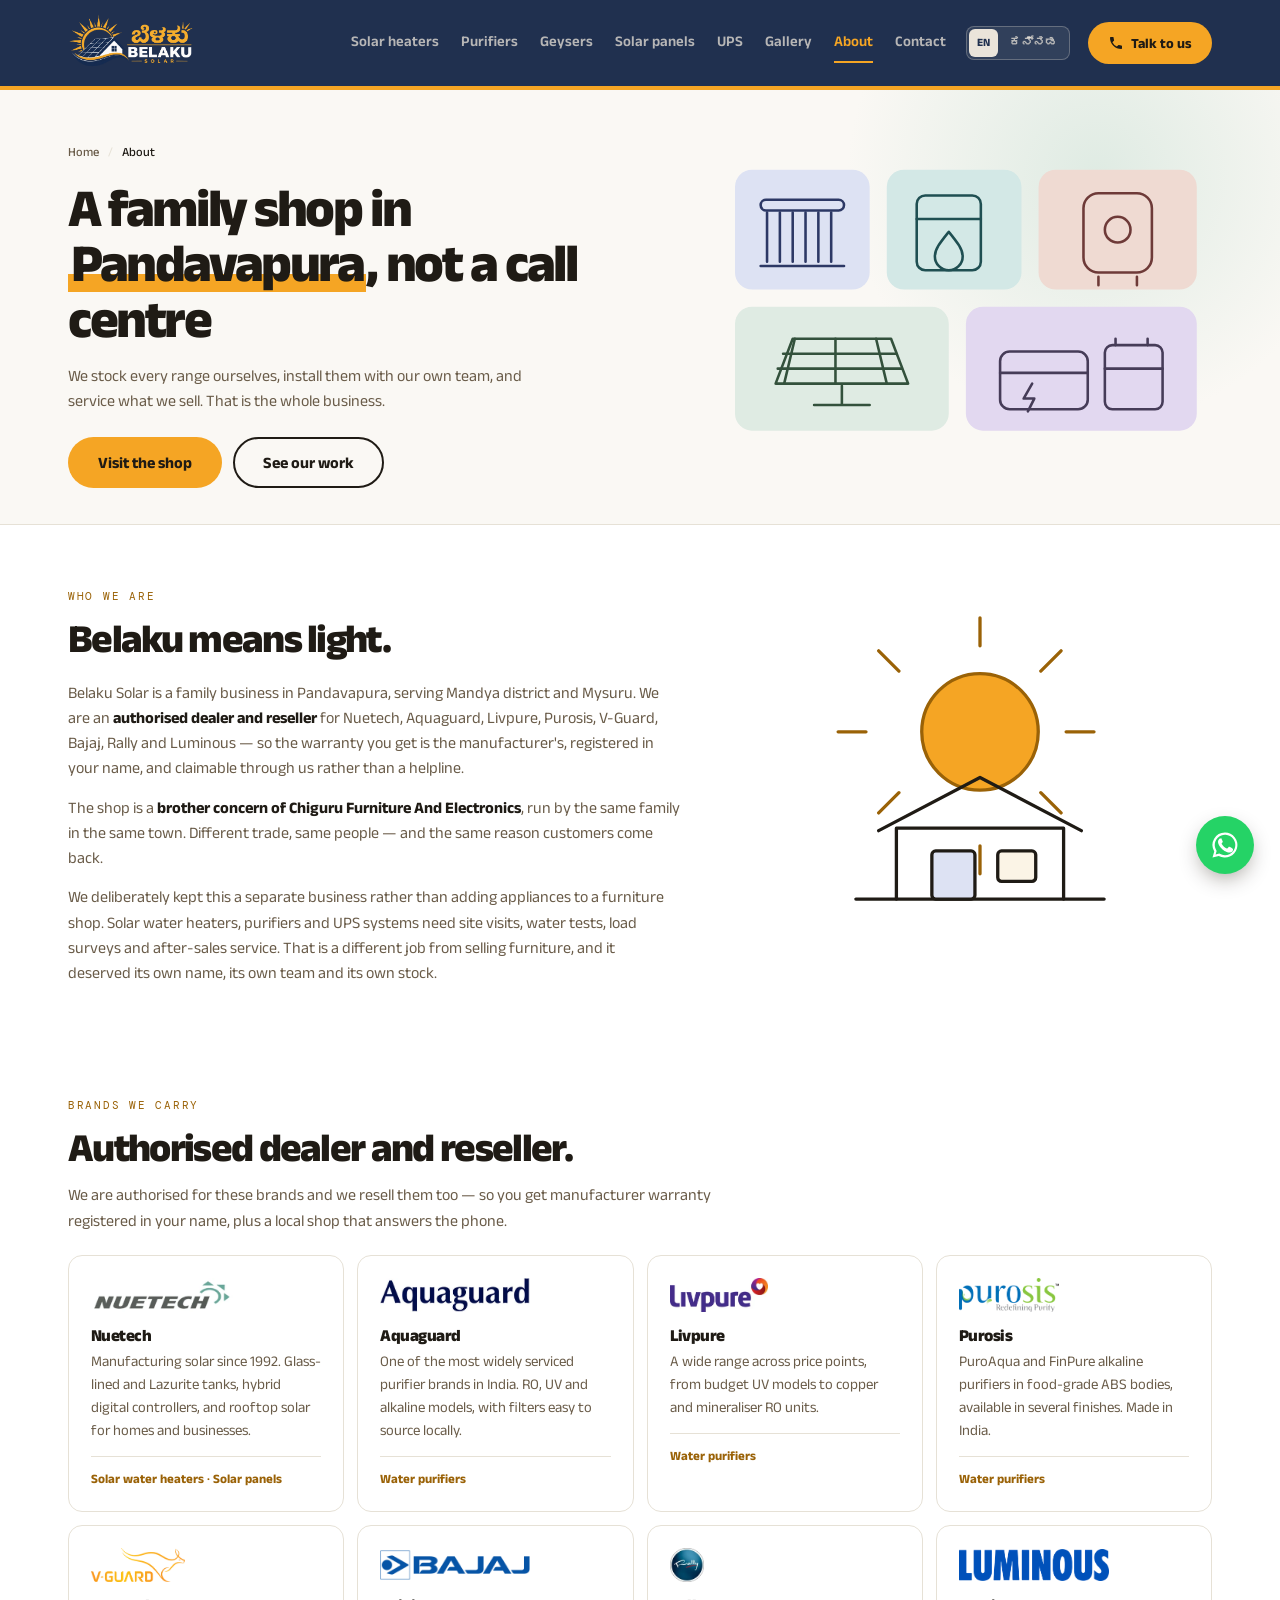
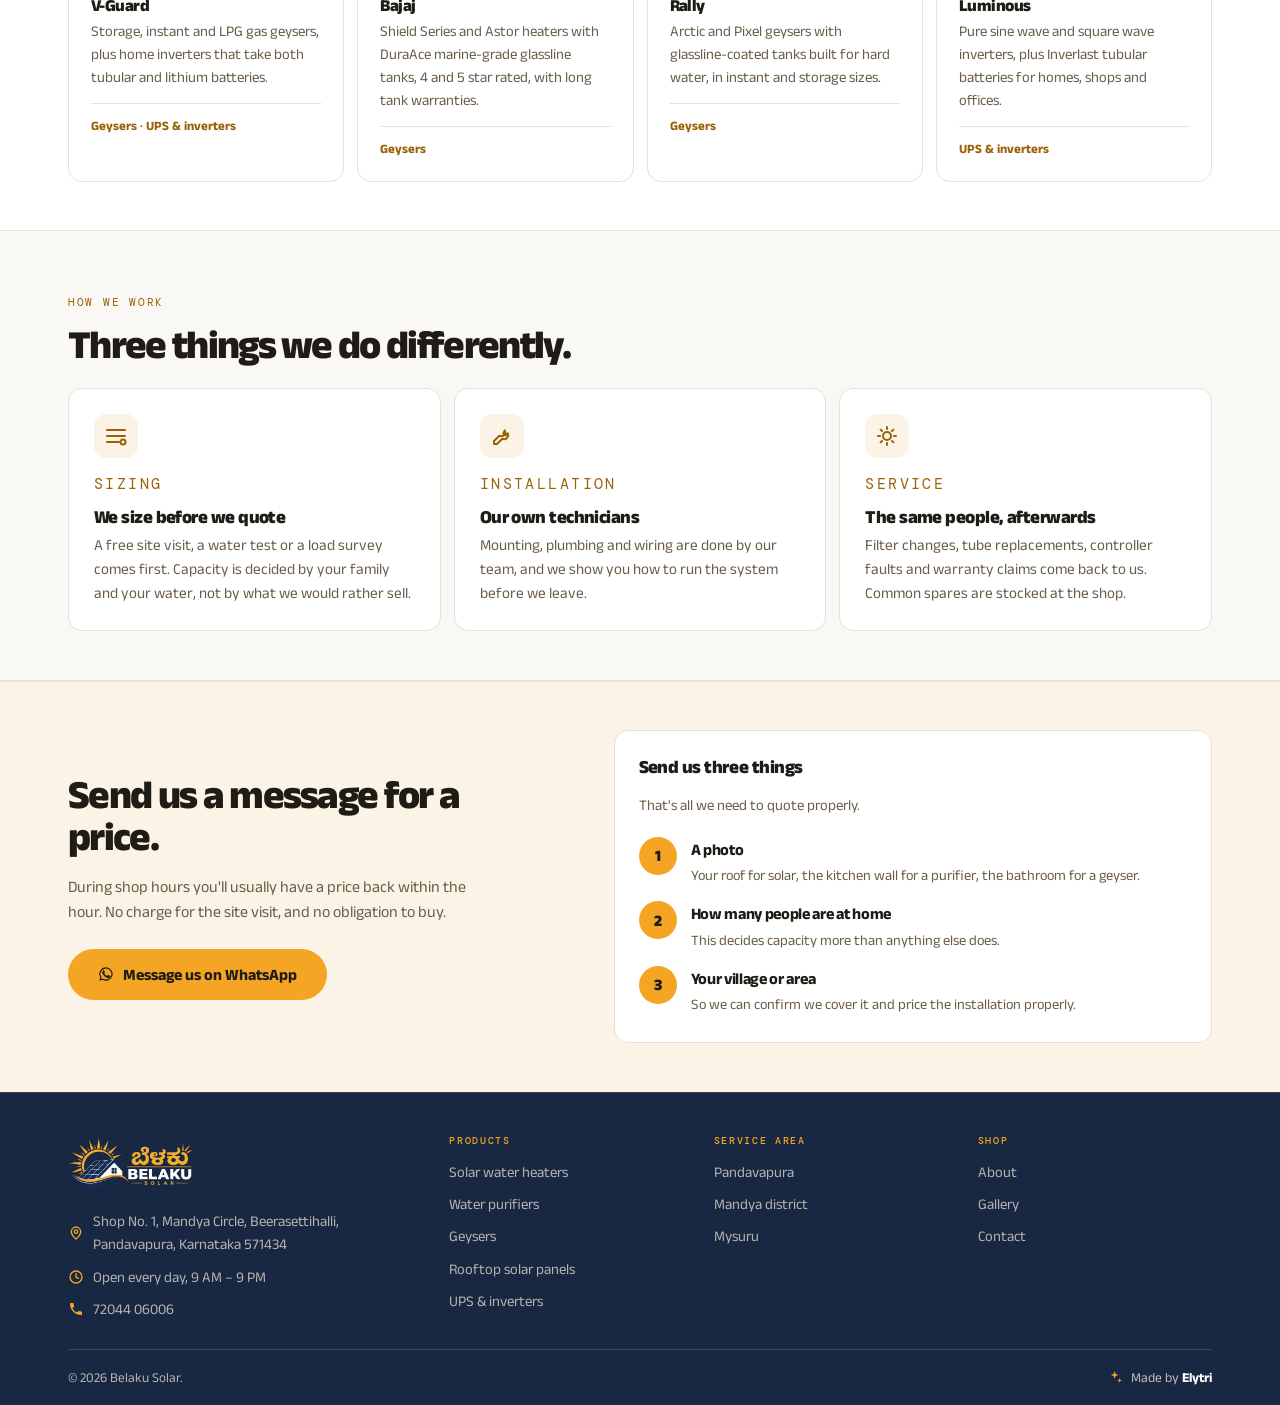
<file: about.html>
<!DOCTYPE html>
<html lang="en-IN">
<head>
<meta charset="utf-8">
<meta name="viewport" content="width=device-width, initial-scale=1">
<title>About Belaku Solar — Authorised Dealer in Pandavapura, Mandya</title>
<meta name="description" content="Belaku Solar is a family-run authorised dealer and reseller in Pandavapura for Nuetech, Aquaguard, Livpure, Purosis, V-Guard, Bajaj, Rally and Luminous, and a brother concern of Chiguru Furniture And Electronics. We size, install and service everything we sell.">
<link rel="canonical" href="https://belakusolar.in/about/">
<!-- TEMP pre-launch: remove this line and restore index,follow,max-image-preview:large once belakusolar.in is DNS-live --><meta name="robots" content="noindex,nofollow">
<meta name="geo.region" content="IN-KA">
<meta name="geo.placename" content="Pandavapura, Mandya, Karnataka">
<meta property="og:type" content="website">
<meta property="og:locale" content="en_IN">
<meta property="og:site_name" content="Belaku Solar">
<meta property="og:title" content="About Belaku Solar — Authorised Dealer in Pandavapura, Mandya">
<meta property="og:description" content="Belaku Solar is a family-run authorised dealer and reseller in Pandavapura for Nuetech, Aquaguard, Livpure, Purosis, V-Guard, Bajaj, Rally and Luminous, and a brother concern of Chiguru Furniture And Electronics. We size, install and service everything we sell.">
<meta property="og:url" content="https://belakusolar.in/about/">
<meta name="twitter:card" content="summary_large_image">
<link rel="preconnect" href="https://fonts.googleapis.com">
<link rel="preconnect" href="https://fonts.gstatic.com" crossorigin>
<link href="https://fonts.googleapis.com/css2?family=Anek+Latin:wght@400;500;600;700;800&family=DM+Mono:wght@400;500&display=swap" rel="stylesheet">
<link rel="stylesheet" href="assets/css/site.css">
</head>
<body>
<a class="skip" href="#main">Skip to content</a>
<header class="hdr">
  <div class="wrap hdr__in">
    <a class="brand" href="index.html"><img src="assets/img/belaku-solar-logo.webp" alt="Belaku Solar" class="brand__img" width="200" height="101"></a>
    <nav class="nav" aria-label="Main"><a href="solar-water-heaters.html">Solar heaters</a><a href="water-purifiers.html">Purifiers</a><a href="geysers.html">Geysers</a><a href="solar-panels.html">Solar panels</a><a href="ups-and-inverters.html">UPS</a><a href="gallery.html">Gallery</a><a href="about.html" aria-current="page">About</a><a href="contact.html">Contact</a></nav>
    <div class="lang" role="group" aria-label="Language"><a href="#" aria-current="true">EN</a><a href="#" hreflang="kn" lang="kn">ಕನ್ನಡ</a></div>
    <a class="hdr__call" href="tel:+917204406006"><svg viewBox="0 0 24 24" fill="currentColor" aria-hidden="true"><path d="M6.6 10.8a15 15 0 0 0 6.6 6.6l2.2-2.2c.3-.3.7-.4 1-.2 1.2.4 2.4.6 3.6.6.6 0 1 .4 1 1V20c0 .6-.4 1-1 1A17 17 0 0 1 3 4c0-.6.4-1 1-1h3.5c.6 0 1 .4 1 1 0 1.3.2 2.5.6 3.6.1.4 0 .7-.2 1l-2.3 2.2Z"/></svg>Talk to us</a>
    <button class="burger" aria-expanded="false" aria-controls="mnav" aria-label="Menu"><span></span></button>
  </div>
  <nav class="mnav" id="mnav" aria-label="All pages"><div class="mnav__lang"><div class="lang" role="group" aria-label="Language"><a href="#" aria-current="true">EN</a><a href="#" hreflang="kn" lang="kn">ಕನ್ನಡ</a></div></div><a href="solar-water-heaters.html">Solar water heaters</a><a href="water-purifiers.html">Water purifiers</a><a href="geysers.html">Geysers</a><a href="solar-panels.html">Rooftop solar panels</a><a href="ups-and-inverters.html">UPS &amp; inverters</a><a href="gallery.html">Gallery</a><a href="about.html">About</a><a href="contact.html">Contact</a><a class="mnav__call" href="tel:+917204406006"><svg viewBox="0 0 24 24" fill="currentColor" aria-hidden="true"><path d="M6.6 10.8a15 15 0 0 0 6.6 6.6l2.2-2.2c.3-.3.7-.4 1-.2 1.2.4 2.4.6 3.6.6.6 0 1 .4 1 1V20c0 .6-.4 1-1 1A17 17 0 0 1 3 4c0-.6.4-1 1-1h3.5c.6 0 1 .4 1 1 0 1.3.2 2.5.6 3.6.1.4 0 .7-.2 1l-2.3 2.2Z"/></svg>72044 06006</a></nav>
</header>
<main id="main">

<section class="phero tone-4">
  <div class="wrap phero__in">
    <div>
      <p class="crumb"><a href="index.html">Home</a><i>/</i><b>About</b></p>
      <h1>A family shop in <mark>Pandavapura</mark>, not a call centre</h1>
      <p class="phero__lede">We stock every range ourselves, install them with our own team, and service what we sell. That is the whole business.</p>
      <div class="cta" style="margin-top:24px">
        <a class="btn btn--gold" href="contact.html">Visit the shop</a>
        <a class="btn btn--line" href="gallery.html">See our work</a>
      </div>
    </div>
    <div class="phero__art phero__art--shop">
      <svg viewBox="0 0 460 300" role="img" aria-label="The five ranges we supply: solar water heaters, water purifiers, geysers, rooftop solar and home UPS">
        <g fill="none" stroke-width="2.4" stroke-linecap="round" stroke-linejoin="round">
          <rect x="14" y="26" width="126" height="112" rx="16" fill="var(--t1-bg)" stroke="none"/>
          <g stroke="var(--t1)" transform="translate(38,54)">
            <rect x="0" y="0" width="78" height="10" rx="5"/>
            <path d="M6 12v46M18 12v46M30 12v46M42 12v46M54 12v46M66 12v46"/><path d="M0 62h78"/></g>
          <rect x="156" y="26" width="126" height="112" rx="16" fill="var(--t2-bg)" stroke="none"/>
          <g stroke="var(--t2)" transform="translate(184,50)">
            <rect x="0" y="0" width="60" height="70" rx="8"/><path d="M0 22h60"/>
            <path d="M30 34c8 10 13 16 13 23a13 13 0 0 1-26 0c0-7 5-13 13-23z"/></g>
          <rect x="298" y="26" width="148" height="112" rx="16" fill="var(--t3-bg)" stroke="none"/>
          <g stroke="var(--t3)" transform="translate(340,48)">
            <rect x="0" y="0" width="64" height="74" rx="14"/><circle cx="32" cy="34" r="12"/>
            <path d="M14 78v8M50 78v8"/></g>
          <rect x="14" y="154" width="200" height="116" rx="16" fill="var(--t4-bg)" stroke="none"/>
          <g stroke="var(--t4)" transform="translate(48,182)">
            <path d="M4 44h124l-16-42H20z"/><path d="M22 2 12 44M60 2v42M98 2l10 42M11 16h106M6 30h116"/>
            <path d="M66 46v18M40 64h52"/></g>
          <rect x="230" y="154" width="216" height="116" rx="16" fill="var(--t5-bg)" stroke="none"/>
          <g stroke="var(--t5)" transform="translate(262,186)">
            <rect x="0" y="10" width="82" height="54" rx="9"/><path d="M0 30h82"/>
            <path d="M30 40l-8 14h10l-6 12"/>
            <rect x="98" y="4" width="54" height="60" rx="7"/><path d="M108 4V-2M138 4V-2"/><path d="M98 26h54"/></g>
        </g>
      </svg>
    </div>
  </div>
</section>

<section class="sec">
  <div class="wrap">
    <div class="who">
      <div>
        <div class="head" style="margin-bottom:20px"><p class="m">Who we are</p><h2 class="h2">Belaku means light.</h2></div>
    <div class="prose">
      <p>Belaku Solar is a family business in Pandavapura, serving Mandya district and Mysuru. We are an <strong>authorised dealer and reseller</strong> for Nuetech, Aquaguard, Livpure, Purosis, V-Guard, Bajaj, Rally and Luminous &mdash; so the warranty you get is the manufacturer's, registered in your name, and claimable through us rather than a helpline.</p>
      <p>The shop is a <strong>brother concern of Chiguru Furniture And Electronics</strong>, run by the same family in the same town. Different trade, same people — and the same reason customers come back.</p>
      <p>We deliberately kept this a separate business rather than adding appliances to a furniture shop. Solar water heaters, purifiers and UPS systems need site visits, water tests, load surveys and after-sales service. That is a different job from selling furniture, and it deserved its own name, its own team and its own stock.</p>
    </div>
      </div>
      <div class="who__art">
        <svg viewBox="0 0 300 300" role="img" aria-label="Sunlight over a house, the meaning behind the name Belaku">
          <g fill="none" stroke-width="2.6" stroke-linecap="round" stroke-linejoin="round">
            <circle cx="150" cy="112" r="46" fill="var(--gold)" stroke="var(--gold-d)"/>
            <g stroke="var(--gold-d)"><path d="M150 44V22M150 202v22M218 112h22M60 112H38M198 64l16-16M86 160l-16 16M198 160l16 16M86 64 70 48"/></g>
            <path d="M52 244h196" stroke="var(--ink)"/>
            <path d="M84 244v-56h132v56" stroke="var(--ink)"/>
            <path d="M70 190l80-42 80 42" stroke="var(--ink)"/>
            <rect x="112" y="206" width="34" height="38" rx="3" fill="var(--t1-bg)" stroke="var(--ink)"/>
            <rect x="164" y="206" width="30" height="24" rx="3" fill="var(--wash)" stroke="var(--ink)"/>
          </g>
        </svg>
      </div>
    </div>
  </div>
</section>

<section class="sec">
  <div class="wrap">
    <div class="head"><p class="m">Brands we carry</p><h2 class="h2">Authorised dealer and reseller.</h2>
      <p>We are authorised for these brands and we resell them too &mdash; so you get manufacturer warranty registered in your name, plus a local shop that answers the phone.</p></div>
    <div class="bgrid">
      <div class="bcard"><span class="bcard__logo"><img src="assets/img/logo-nuetech.webp" alt="Nuetech"></span><h3>Nuetech</h3><p>Manufacturing solar since 1992. Glass-lined and Lazurite tanks, hybrid digital controllers, and rooftop solar for homes and businesses.</p><span class="bcard__tag">Solar water heaters &middot; Solar panels</span></div>
      <div class="bcard"><span class="bcard__logo"><img src="assets/img/logo-aquaguard.webp" alt="Aquaguard"></span><h3>Aquaguard</h3><p>One of the most widely serviced purifier brands in India. RO, UV and alkaline models, with filters easy to source locally.</p><span class="bcard__tag">Water purifiers</span></div>
      <div class="bcard"><span class="bcard__logo"><img src="assets/img/logo-livpure.webp" alt="Livpure"></span><h3>Livpure</h3><p>A wide range across price points, from budget UV models to copper and mineraliser RO units.</p><span class="bcard__tag">Water purifiers</span></div>
      <div class="bcard"><span class="bcard__logo"><img src="assets/img/logo-purosis.webp" alt="Purosis"></span><h3>Purosis</h3><p>PuroAqua and FinPure alkaline purifiers in food-grade ABS bodies, available in several finishes. Made in India.</p><span class="bcard__tag">Water purifiers</span></div>
      <div class="bcard"><span class="bcard__logo"><img src="assets/img/logo-vguard.webp" alt="V-Guard"></span><h3>V-Guard</h3><p>Storage, instant and LPG gas geysers, plus home inverters that take both tubular and lithium batteries.</p><span class="bcard__tag">Geysers &middot; UPS &amp; inverters</span></div>
      <div class="bcard"><span class="bcard__logo"><img src="assets/img/logo-bajaj.webp" alt="Bajaj"></span><h3>Bajaj</h3><p>Shield Series and Astor heaters with DuraAce marine-grade glassline tanks, 4 and 5 star rated, with long tank warranties.</p><span class="bcard__tag">Geysers</span></div>
      <div class="bcard"><span class="bcard__logo"><img src="assets/img/logo-rally.webp" alt="Rally"></span><h3>Rally</h3><p>Arctic and Pixel geysers with glassline-coated tanks built for hard water, in instant and storage sizes.</p><span class="bcard__tag">Geysers</span></div>
      <div class="bcard"><span class="bcard__logo"><img src="assets/img/logo-luminous.webp" alt="Luminous"></span><h3>Luminous</h3><p>Pure sine wave and square wave inverters, plus Inverlast tubular batteries for homes, shops and offices.</p><span class="bcard__tag">UPS &amp; inverters</span></div>
    </div>
  </div>
</section>

<section class="sec sec--soft">
  <div class="wrap">
    <div class="head"><p class="m">How we work</p><h2 class="h2">Three things we do differently.</h2></div>
    <div class="grid3">
      <div class="card"><span class="card__ico"><svg viewBox="0 0 24 24" fill="none" stroke="currentColor" stroke-width="2" stroke-linecap="round"><path d="M3 6h18M3 12h18M3 18h12"/><circle cx="19" cy="18" r="2.5"/></svg></span><p class="m">Sizing</p><h3>We size before we quote</h3><p>A free site visit, a water test or a load survey comes first. Capacity is decided by your family and your water, not by what we would rather sell.</p></div>
      <div class="card"><span class="card__ico"><svg viewBox="0 0 24 24" fill="none" stroke="currentColor" stroke-width="2" stroke-linecap="round" stroke-linejoin="round"><path d="M14.7 6.3a4 4 0 0 1-5.4 5.4L4 17v3h3l5.3-5.3a4 4 0 0 0 5.4-5.4l-2.2 2.2-2.1-2.1z"/></svg></span><p class="m">Installation</p><h3>Our own technicians</h3><p>Mounting, plumbing and wiring are done by our team, and we show you how to run the system before we leave.</p></div>
      <div class="card"><span class="card__ico"><svg viewBox="0 0 24 24" fill="none" stroke="currentColor" stroke-width="2" stroke-linecap="round" stroke-linejoin="round"><path d="M12 3v2M12 19v2M3 12h2M19 12h2M5.6 5.6l1.4 1.4M17 17l1.4 1.4M5.6 18.4L7 17M17 7l1.4-1.4"/><circle cx="12" cy="12" r="4"/></svg></span><p class="m">Service</p><h3>The same people, afterwards</h3><p>Filter changes, tube replacements, controller faults and warranty claims come back to us. Common spares are stocked at the shop.</p></div>
    </div>
  </div>
</section>



<section class="close">
  <div class="wrap close__in">
    <div class="send">
      <h3>Send us three things</h3>
      <p>That's all we need to quote properly.</p>
      <ol>
        <li><div><b>A photo</b><span>Your roof for solar, the kitchen wall for a purifier, the bathroom for a geyser.</span></div></li>
        <li><div><b>How many people are at home</b><span>This decides capacity more than anything else does.</span></div></li>
        <li><div><b>Your village or area</b><span>So we can confirm we cover it and price the installation properly.</span></div></li>
      </ol>
    </div>
    <div>
      <h2>Send us a message for a price.</h2>
      <p>During shop hours you'll usually have a price back within the hour. No charge for the site visit, and no obligation to buy.</p>
      <div class="cta" style="margin-top:24px">
        <a class="btn btn--gold" href="https://wa.me/917204406006?text=Hi%20Belaku%20Solar%2C%20I%20would%20like%20a%20price.%20My%20details%3A%20" target="_blank" rel="noopener"><svg viewBox="0 0 24 24" fill="currentColor" aria-hidden="true"><path d="M17.5 14.4c-.3-.2-1.7-.9-2-1-.3-.1-.5-.1-.6.1-.2.3-.7.9-.9 1.1-.2.2-.3.2-.6.1-1.7-.9-2.9-1.6-4-3.6-.3-.5.3-.5.8-1.5.1-.2 0-.4 0-.5s-.6-1.5-.9-2c-.2-.5-.4-.4-.6-.4h-.5c-.2 0-.5.1-.8.4-.3.3-1 1-1 2.5s1.1 2.9 1.2 3.1c.2.2 2.1 3.2 5.1 4.51.9.8 2.6.9 3.5.7.6-.1 1.7-.7 2-1.4.2-.7.2-1.2.2-1.4-.1-.1-.3-.2-.6-.3M12 2a10 10 0 0 0-8.6 15.1L2 22l5-1.3A10 10 0 1 0 12 2m0 18.2a8.2 8.2 0 0 1-4.2-1.2l-.3-.2-3 .8.8-2.9-.2-.3A8.2 8.2 0 1 1 12 20.2"/></svg>Message us on WhatsApp</a>
      </div>
    </div>
  </div>
</section>

</main>
<footer class="ftr">
  <div class="wrap">
    <div class="ftr__g">
      <div>
        <a class="brand" href="index.html"><img src="assets/img/belaku-solar-logo.webp" alt="Belaku Solar" class="brand__img" width="200" height="101"></a>
        <p style="margin-top:13px;max-width:34ch"><svg viewBox="0 0 24 24" fill="none" stroke="currentColor" stroke-width="2" stroke-linecap="round" stroke-linejoin="round" aria-hidden="true"><path d="M12 21s7-6.3 7-11a7 7 0 1 0-14 0c0 4.7 7 11 7 11z"/><circle cx="12" cy="10" r="2.6"/></svg><a href="https://maps.app.goo.gl/2wfsnK6R1mSJvMP8A" target="_blank" rel="noopener">Shop No. 1, Mandya Circle, Beerasettihalli,<br>Pandavapura, Karnataka 571434</a></p>
        <p style="margin-top:9px"><svg viewBox="0 0 24 24" fill="none" stroke="currentColor" stroke-width="2" stroke-linecap="round" aria-hidden="true"><circle cx="12" cy="12" r="9"/><path d="M12 7v5l3.5 2"/></svg><span>Open every day, 9 AM &ndash; 9 PM</span></p>
        <p style="margin-top:9px"><svg viewBox="0 0 24 24" fill="currentColor" aria-hidden="true"><path d="M6.6 10.8a15 15 0 0 0 6.6 6.6l2.2-2.2c.3-.3.7-.4 1-.2 1.2.4 2.4.6 3.6.6.6 0 1 .4 1 1V20c0 .6-.4 1-1 1A17 17 0 0 1 3 4c0-.6.4-1 1-1h3.5c.6 0 1 .4 1 1 0 1.3.2 2.5.6 3.6.1.4 0 .7-.2 1l-2.3 2.2Z"/></svg><a href="tel:+917204406006">72044 06006</a></p>
      </div>
      <div><h3>Products</h3><ul><li><a href="solar-water-heaters.html">Solar water heaters</a></li><li><a href="water-purifiers.html">Water purifiers</a></li><li><a href="geysers.html">Geysers</a></li><li><a href="solar-panels.html">Rooftop solar panels</a></li><li><a href="ups-and-inverters.html">UPS &amp; inverters</a></li></ul></div>
      <div><h3>Service area</h3><ul><li>Pandavapura</li><li>Mandya district</li><li>Mysuru</li></ul></div>
      <div><h3>Shop</h3><ul><li><a href="about.html">About</a></li><li><a href="gallery.html">Gallery</a></li><li><a href="contact.html">Contact</a></li></ul></div>
    </div>
    <div class="ftr__b">
      <span>© <span class="yr">2026</span> Belaku Solar.</span>
      <a class="made" href="https://elytri.com/" target="_blank" rel="noopener"><svg viewBox="0 0 24 24" fill="currentColor" aria-hidden="true"><path d="M9 2l1.6 4.4L15 8l-4.4 1.6L9 14l-1.6-4.4L3 8l4.4-1.6z"/><path d="M17 13l1 2.7 2.7 1-2.7 1-1 2.7-1-2.7-2.7-1 2.7-1z"/></svg><span>Made by <b>Elytri</b></span></a>
    </div>
  </div>
</footer>
<a class="wafab" href="https://wa.me/917204406006?text=Hi%20Belaku%20Solar%2C%20I%20would%20like%20a%20quote" aria-label="Message us on WhatsApp" target="_blank" rel="noopener"><svg viewBox="0 0 24 24" fill="currentColor" aria-hidden="true"><path d="M17.5 14.4c-.3-.2-1.7-.9-2-1-.3-.1-.5-.1-.6.1-.2.3-.7.9-.9 1.1-.2.2-.3.2-.6.1-1.7-.9-2.9-1.6-4-3.6-.3-.5.3-.5.8-1.5.1-.2 0-.4 0-.5s-.6-1.5-.9-2c-.2-.5-.4-.4-.6-.4h-.5c-.2 0-.5.1-.8.4-.3.3-1 1-1 2.5s1.1 2.9 1.2 3.1c.2.2 2.1 3.2 5.1 4.51.9.8 2.6.9 3.5.7.6-.1 1.7-.7 2-1.4.2-.7.2-1.2.2-1.4-.1-.1-.3-.2-.6-.3M12 2a10 10 0 0 0-8.6 15.1L2 22l5-1.3A10 10 0 1 0 12 2m0 18.2a8.2 8.2 0 0 1-4.2-1.2l-.3-.2-3 .8.8-2.9-.2-.3A8.2 8.2 0 1 1 12 20.2"/></svg><span>WhatsApp</span></a>
<script type="application/ld+json">{"@context":"https://schema.org","@graph":[{"@type":["Store","HomeAndConstructionBusiness"],"@id":"https://belakusolar.in/#business","name":"Belaku Solar","alternateName":"ಬೆಳಕು ಸೋಲಾರ್","description":"Authorised dealer for solar water heaters, RO water purifiers, geysers, rooftop solar panels and UPS systems in Pandavapura, serving Mandya and Mysuru.","url":"https://belakusolar.in/","telephone":"+917204406006","priceRange":"₹₹","currenciesAccepted":"INR","paymentAccepted":"Cash, UPI, Card, Bank Transfer","knowsLanguage":["kn","en"],"address":{"@type":"PostalAddress","streetAddress":"Shop No. 1, Mandya Circle, Beerasettihalli","addressLocality":"Pandavapura","addressRegion":"Karnataka","postalCode":"571434","addressCountry":"IN"},"geo":{"@type":"GeoCoordinates","latitude":12.5013966,"longitude":76.6748599},"areaServed":[{"@type":"City","name":"Pandavapura"},{"@type":"City","name":"Mandya"},{"@type":"City","name":"Mysuru"},{"@type":"City","name":"Srirangapatna"},{"@type":"City","name":"Maddur"},{"@type":"City","name":"Malavalli"},{"@type":"City","name":"K.R. Pete"},{"@type":"City","name":"Nagamangala"},{"@type":"AdministrativeArea","name":"Mandya District"}],"openingHoursSpecification":[{"@type":"OpeningHoursSpecification","dayOfWeek":["Monday","Tuesday","Wednesday","Thursday","Friday","Saturday","Sunday"],"opens":"09:00","closes":"21:00"}],"hasOfferCatalog":{"@type":"OfferCatalog","name":"Products and services","itemListElement":[{"@type":"Offer","itemOffered":{"@type":"Product","name":"Solar water heaters","brand":{"@type":"Brand","name":"Nuetech"}}},{"@type":"Offer","itemOffered":{"@type":"Product","name":"RO water purifiers","brand":[{"@type":"Brand","name":"Aquaguard"},{"@type":"Brand","name":"Livpure"}]}},{"@type":"Offer","itemOffered":{"@type":"Product","name":"Geysers","brand":[{"@type":"Brand","name":"V-Guard"},{"@type":"Brand","name":"Rally"}]}},{"@type":"Offer","itemOffered":{"@type":"Product","name":"Rooftop solar panels (on-grid and off-grid)","brand":{"@type":"Brand","name":"Nuetech"}}},{"@type":"Offer","itemOffered":{"@type":"Product","name":"Home UPS and inverters","brand":{"@type":"Brand","name":"V-Guard"}}}]}},{"@type":"BreadcrumbList","itemListElement":[{"@type":"ListItem","position":1,"name":"Home","item":"https://belakusolar.in/"},{"@type":"ListItem","position":2,"name":"About","item":"https://belakusolar.in/about/"}]}]}</script>
<script src="assets/js/site.js" defer></script>
</body>
</html>
</file>
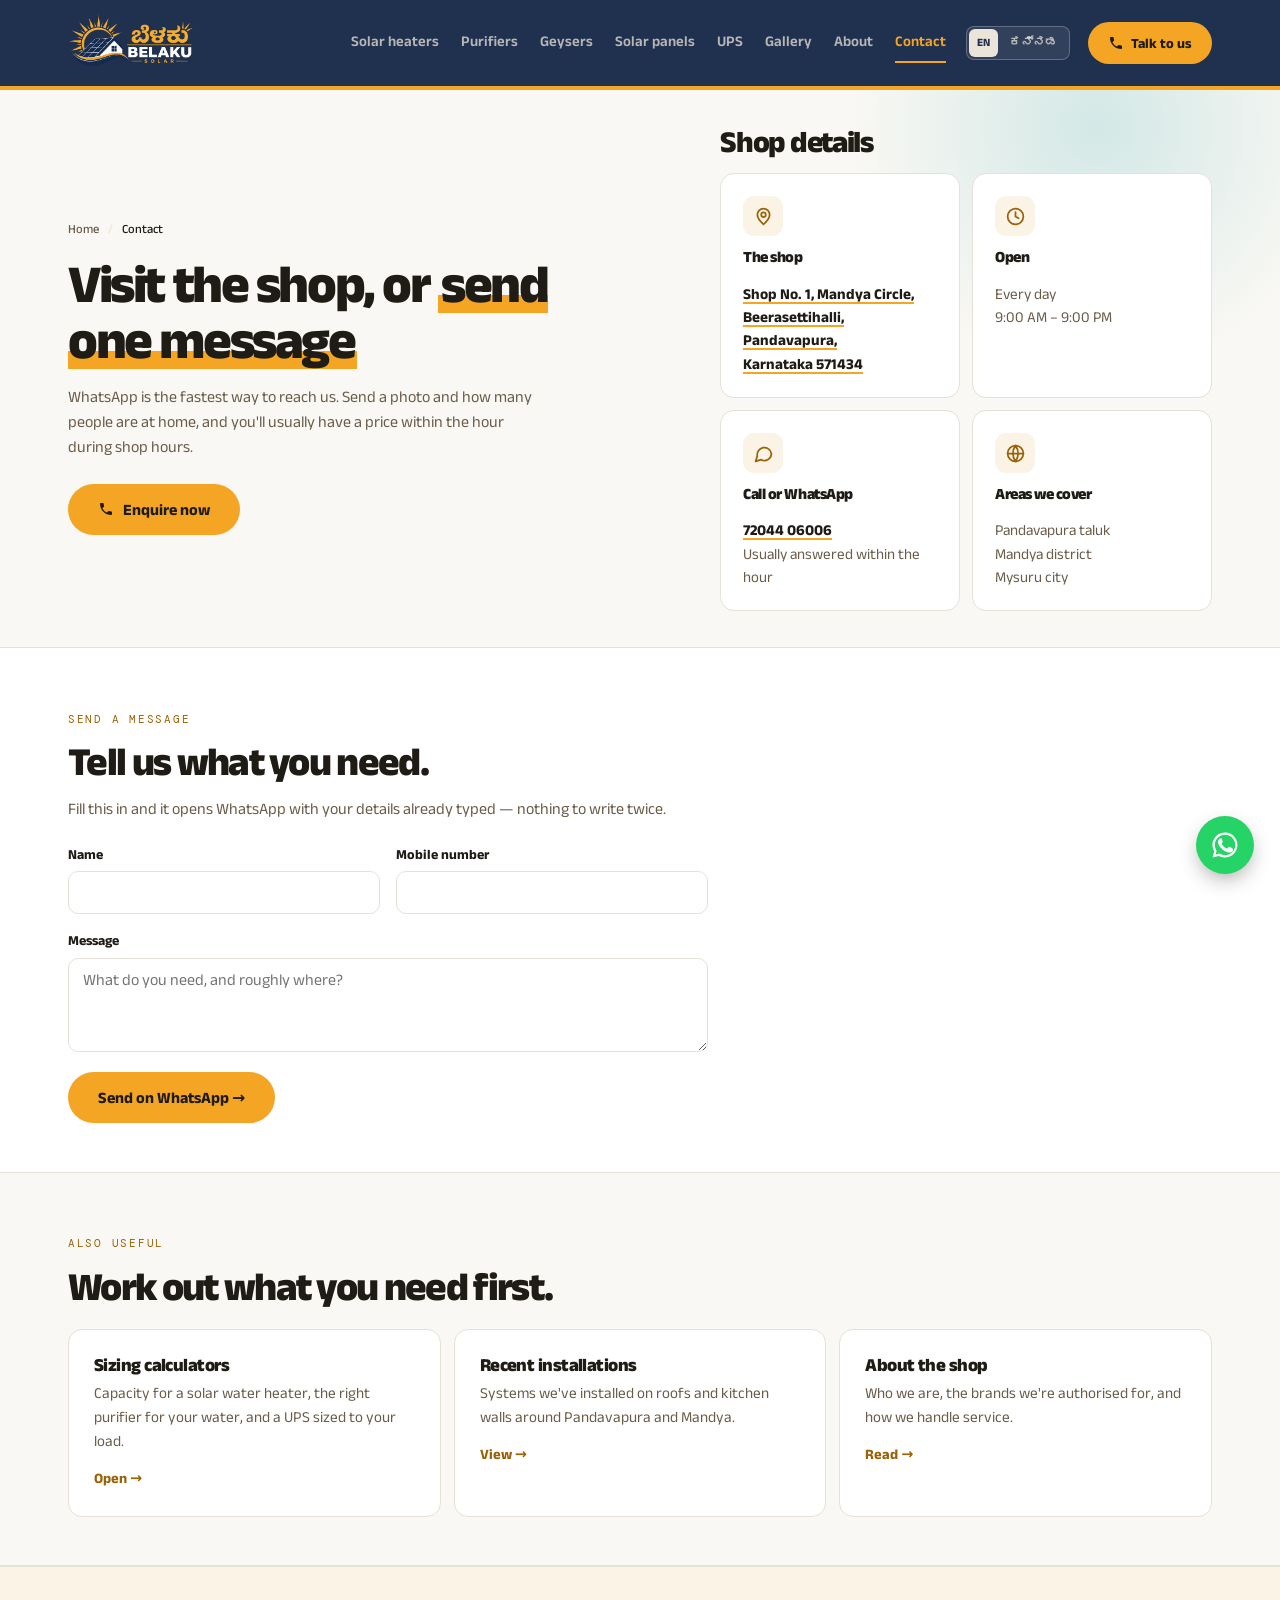
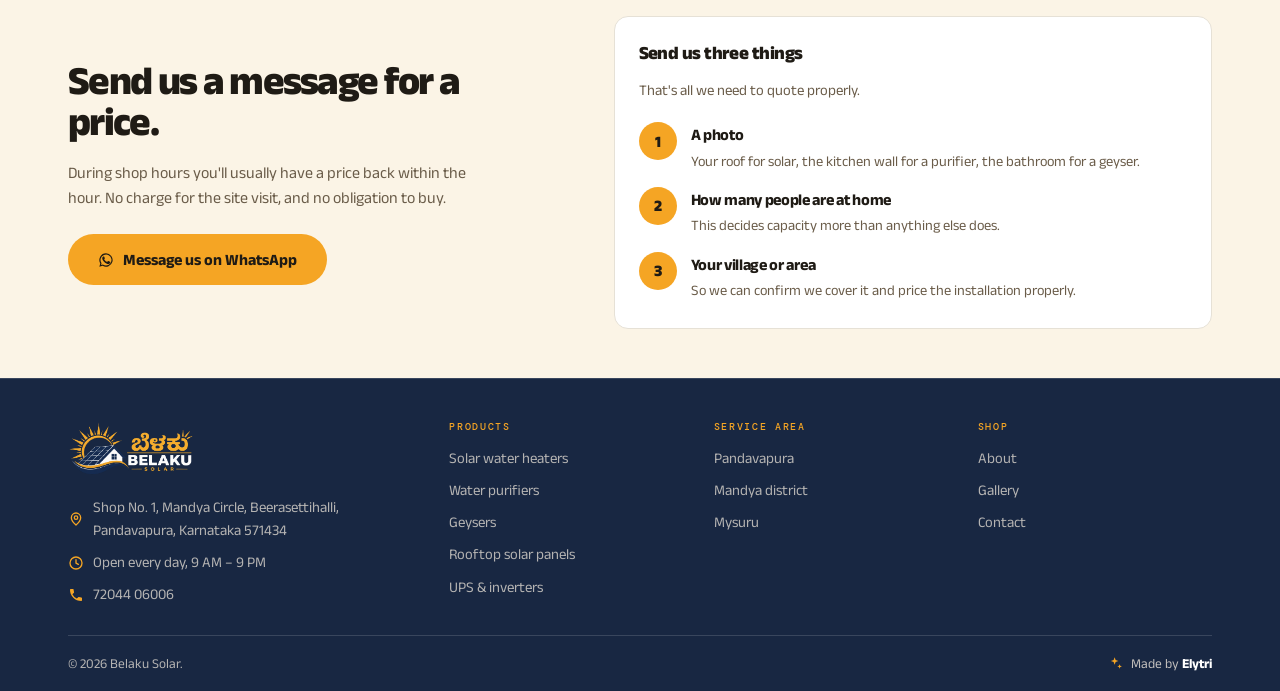
<file: contact.html>
<!DOCTYPE html>
<html lang="en-IN">
<head>
<meta charset="utf-8">
<meta name="viewport" content="width=device-width, initial-scale=1">
<title>Contact Belaku Solar — Pandavapura, Mandya District</title>
<meta name="description" content="Visit Belaku Solar in Pandavapura, Mandya District, Karnataka, or send a WhatsApp message for a same-day price on solar water heaters, water purifiers, geysers, rooftop solar and UPS.">
<link rel="canonical" href="https://belakusolar.in/contact/">
<!-- TEMP pre-launch: remove this line and restore index,follow,max-image-preview:large once belakusolar.in is DNS-live --><meta name="robots" content="noindex,nofollow">
<meta name="geo.region" content="IN-KA">
<meta name="geo.placename" content="Pandavapura, Mandya, Karnataka">
<meta property="og:type" content="website">
<meta property="og:locale" content="en_IN">
<meta property="og:site_name" content="Belaku Solar">
<meta property="og:title" content="Contact Belaku Solar — Pandavapura, Mandya District">
<meta property="og:description" content="Visit Belaku Solar in Pandavapura, Mandya District, Karnataka, or send a WhatsApp message for a same-day price on solar water heaters, water purifiers, geysers, rooftop solar and UPS.">
<meta property="og:url" content="https://belakusolar.in/contact/">
<meta name="twitter:card" content="summary_large_image">
<link rel="preconnect" href="https://fonts.googleapis.com">
<link rel="preconnect" href="https://fonts.gstatic.com" crossorigin>
<link href="https://fonts.googleapis.com/css2?family=Anek+Latin:wght@400;500;600;700;800&family=DM+Mono:wght@400;500&display=swap" rel="stylesheet">
<link rel="stylesheet" href="assets/css/site.css">
</head>
<body>
<a class="skip" href="#main">Skip to content</a>
<header class="hdr">
  <div class="wrap hdr__in">
    <a class="brand" href="index.html"><img src="assets/img/belaku-solar-logo.webp" alt="Belaku Solar" class="brand__img" width="200" height="101"></a>
    <nav class="nav" aria-label="Main"><a href="solar-water-heaters.html">Solar heaters</a><a href="water-purifiers.html">Purifiers</a><a href="geysers.html">Geysers</a><a href="solar-panels.html">Solar panels</a><a href="ups-and-inverters.html">UPS</a><a href="gallery.html">Gallery</a><a href="about.html">About</a><a href="contact.html" aria-current="page">Contact</a></nav>
    <div class="lang" role="group" aria-label="Language"><a href="#" aria-current="true">EN</a><a href="#" hreflang="kn" lang="kn">ಕನ್ನಡ</a></div>
    <a class="hdr__call" href="tel:+917204406006"><svg viewBox="0 0 24 24" fill="currentColor" aria-hidden="true"><path d="M6.6 10.8a15 15 0 0 0 6.6 6.6l2.2-2.2c.3-.3.7-.4 1-.2 1.2.4 2.4.6 3.6.6.6 0 1 .4 1 1V20c0 .6-.4 1-1 1A17 17 0 0 1 3 4c0-.6.4-1 1-1h3.5c.6 0 1 .4 1 1 0 1.3.2 2.5.6 3.6.1.4 0 .7-.2 1l-2.3 2.2Z"/></svg>Talk to us</a>
    <button class="burger" aria-expanded="false" aria-controls="mnav" aria-label="Menu"><span></span></button>
  </div>
  <nav class="mnav" id="mnav" aria-label="All pages"><div class="mnav__lang"><div class="lang" role="group" aria-label="Language"><a href="#" aria-current="true">EN</a><a href="#" hreflang="kn" lang="kn">ಕನ್ನಡ</a></div></div><a href="solar-water-heaters.html">Solar water heaters</a><a href="water-purifiers.html">Water purifiers</a><a href="geysers.html">Geysers</a><a href="solar-panels.html">Rooftop solar panels</a><a href="ups-and-inverters.html">UPS &amp; inverters</a><a href="gallery.html">Gallery</a><a href="about.html">About</a><a href="contact.html">Contact</a><a class="mnav__call" href="tel:+917204406006"><svg viewBox="0 0 24 24" fill="currentColor" aria-hidden="true"><path d="M6.6 10.8a15 15 0 0 0 6.6 6.6l2.2-2.2c.3-.3.7-.4 1-.2 1.2.4 2.4.6 3.6.6.6 0 1 .4 1 1V20c0 .6-.4 1-1 1A17 17 0 0 1 3 4c0-.6.4-1 1-1h3.5c.6 0 1 .4 1 1 0 1.3.2 2.5.6 3.6.1.4 0 .7-.2 1l-2.3 2.2Z"/></svg>72044 06006</a></nav>
</header>
<main id="main">

<section class="phero tone-2">
  <div class="wrap phero__in">
    <div>
      <p class="crumb"><a href="index.html">Home</a><i>/</i><b>Contact</b></p>
      <h1>Visit the shop, or <mark>send one message</mark></h1>
      <p class="phero__lede">WhatsApp is the fastest way to reach us. Send a photo and how many people are at home, and you'll usually have a price within the hour during shop hours.</p>
      <div class="cta" style="margin-top:24px">
        <a class="btn btn--gold" href="tel:+917204406006"><svg viewBox="0 0 24 24" fill="currentColor" aria-hidden="true"><path d="M6.6 10.8a15 15 0 0 0 6.6 6.6l2.2-2.2c.3-.3.7-.4 1-.2 1.2.4 2.4.6 3.6.6.6 0 1 .4 1 1V20c0 .6-.4 1-1 1A17 17 0 0 1 3 4c0-.6.4-1 1-1h3.5c.6 0 1 .4 1 1 0 1.3.2 2.5.6 3.6.1.4 0 .7-.2 1l-2.3 2.2Z"/></svg>Enquire now</a>
      </div>
    </div>
    <div>
      <h2 class="h2" style="font-size:var(--fs-2);margin-bottom:16px">Shop details</h2>
      <div class="cinfo">
      <div><span class="cinfo__ico"><svg viewBox="0 0 24 24" fill="none" stroke="currentColor" stroke-width="2" stroke-linecap="round" stroke-linejoin="round"><path d="M12 21s7-6.3 7-11a7 7 0 1 0-14 0c0 4.7 7 11 7 11z"/><circle cx="12" cy="10" r="2.6"/></svg></span><h3>The shop</h3>
        <p><a href="https://maps.app.goo.gl/2wfsnK6R1mSJvMP8A" target="_blank" rel="noopener">Shop No. 1, Mandya Circle,<br>Beerasettihalli, Pandavapura,<br>Karnataka 571434</a></p></div>
      <div><span class="cinfo__ico"><svg viewBox="0 0 24 24" fill="none" stroke="currentColor" stroke-width="2" stroke-linecap="round"><circle cx="12" cy="12" r="9"/><path d="M12 7v5l3.5 2"/></svg></span><h3>Open</h3>
        <p>Every day<br>9:00 AM &ndash; 9:00 PM</p></div>
      <div><span class="cinfo__ico"><svg viewBox="0 0 24 24" fill="none" stroke="currentColor" stroke-width="2" stroke-linecap="round" stroke-linejoin="round"><path d="M21 12a8 8 0 0 1-11.7 7.1L3 21l1.9-6.1A8 8 0 1 1 21 12z"/></svg></span><h3>Call or WhatsApp</h3>
        <p><a href="tel:+917204406006">72044 06006</a><br>Usually answered within the hour</p></div>
      <div><span class="cinfo__ico"><svg viewBox="0 0 24 24" fill="none" stroke="currentColor" stroke-width="2" stroke-linecap="round"><circle cx="12" cy="12" r="9"/><path d="M3 12h18M12 3a15 15 0 0 1 0 18M12 3a15 15 0 0 0 0 18"/></svg></span><h3>Areas we cover</h3>
        <p>Pandavapura taluk<br>Mandya district<br>Mysuru city</p></div>
      </div>
    </div>
  </div>
</section>

<section class="sec">
  <div class="wrap">
    <div class="head"><p class="m">Send a message</p><h2 class="h2">Tell us what you need.</h2>
      <p>Fill this in and it opens WhatsApp with your details already typed &mdash; nothing to write twice.</p></div>
    <form class="cform" id="cform">
      <div class="cform__field">
        <label for="cf-name">Name</label>
        <input type="text" id="cf-name" name="name" autocomplete="name" required>
      </div>
      <div class="cform__field">
        <label for="cf-phone">Mobile number</label>
        <input type="tel" id="cf-phone" name="phone" autocomplete="tel" inputmode="tel" required>
      </div>
      <div class="cform__field cform__field--full">
        <label for="cf-msg">Message</label>
        <textarea id="cf-msg" name="message" rows="4" placeholder="What do you need, and roughly where?" required></textarea>
      </div>
      <button type="submit" class="btn btn--gold">Send on WhatsApp &rarr;</button>
    </form>
  </div>
</section>

<section class="sec sec--soft">
  <div class="wrap">
    <div class="head"><p class="m">Also useful</p><h2 class="h2">Work out what you need first.</h2></div>
    <div class="grid3">
      <a class="card" href="index.html#calc"><h3>Sizing calculators</h3><p>Capacity for a solar water heater, the right purifier for your water, and a UPS sized to your load.</p><span class="card__go">Open →</span></a>
      <a class="card" href="gallery.html"><h3>Recent installations</h3><p>Systems we've installed on roofs and kitchen walls around Pandavapura and Mandya.</p><span class="card__go">View →</span></a>
      <a class="card" href="about.html"><h3>About the shop</h3><p>Who we are, the brands we're authorised for, and how we handle service.</p><span class="card__go">Read →</span></a>
    </div>
  </div>
</section>

<section class="close">
  <div class="wrap close__in">
    <div class="send">
      <h3>Send us three things</h3>
      <p>That's all we need to quote properly.</p>
      <ol>
        <li><div><b>A photo</b><span>Your roof for solar, the kitchen wall for a purifier, the bathroom for a geyser.</span></div></li>
        <li><div><b>How many people are at home</b><span>This decides capacity more than anything else does.</span></div></li>
        <li><div><b>Your village or area</b><span>So we can confirm we cover it and price the installation properly.</span></div></li>
      </ol>
    </div>
    <div>
      <h2>Send us a message for a price.</h2>
      <p>During shop hours you'll usually have a price back within the hour. No charge for the site visit, and no obligation to buy.</p>
      <div class="cta" style="margin-top:24px">
        <a class="btn btn--gold" href="https://wa.me/917204406006?text=Hi%20Belaku%20Solar%2C%20I%20would%20like%20a%20price.%20My%20details%3A%20" target="_blank" rel="noopener"><svg viewBox="0 0 24 24" fill="currentColor" aria-hidden="true"><path d="M17.5 14.4c-.3-.2-1.7-.9-2-1-.3-.1-.5-.1-.6.1-.2.3-.7.9-.9 1.1-.2.2-.3.2-.6.1-1.7-.9-2.9-1.6-4-3.6-.3-.5.3-.5.8-1.5.1-.2 0-.4 0-.5s-.6-1.5-.9-2c-.2-.5-.4-.4-.6-.4h-.5c-.2 0-.5.1-.8.4-.3.3-1 1-1 2.5s1.1 2.9 1.2 3.1c.2.2 2.1 3.2 5.1 4.51.9.8 2.6.9 3.5.7.6-.1 1.7-.7 2-1.4.2-.7.2-1.2.2-1.4-.1-.1-.3-.2-.6-.3M12 2a10 10 0 0 0-8.6 15.1L2 22l5-1.3A10 10 0 1 0 12 2m0 18.2a8.2 8.2 0 0 1-4.2-1.2l-.3-.2-3 .8.8-2.9-.2-.3A8.2 8.2 0 1 1 12 20.2"/></svg>Message us on WhatsApp</a>
      </div>
    </div>
  </div>
</section>

</main>
<footer class="ftr">
  <div class="wrap">
    <div class="ftr__g">
      <div>
        <a class="brand" href="index.html"><img src="assets/img/belaku-solar-logo.webp" alt="Belaku Solar" class="brand__img" width="200" height="101"></a>
        <p style="margin-top:13px;max-width:34ch"><svg viewBox="0 0 24 24" fill="none" stroke="currentColor" stroke-width="2" stroke-linecap="round" stroke-linejoin="round" aria-hidden="true"><path d="M12 21s7-6.3 7-11a7 7 0 1 0-14 0c0 4.7 7 11 7 11z"/><circle cx="12" cy="10" r="2.6"/></svg><a href="https://maps.app.goo.gl/2wfsnK6R1mSJvMP8A" target="_blank" rel="noopener">Shop No. 1, Mandya Circle, Beerasettihalli,<br>Pandavapura, Karnataka 571434</a></p>
        <p style="margin-top:9px"><svg viewBox="0 0 24 24" fill="none" stroke="currentColor" stroke-width="2" stroke-linecap="round" aria-hidden="true"><circle cx="12" cy="12" r="9"/><path d="M12 7v5l3.5 2"/></svg><span>Open every day, 9 AM &ndash; 9 PM</span></p>
        <p style="margin-top:9px"><svg viewBox="0 0 24 24" fill="currentColor" aria-hidden="true"><path d="M6.6 10.8a15 15 0 0 0 6.6 6.6l2.2-2.2c.3-.3.7-.4 1-.2 1.2.4 2.4.6 3.6.6.6 0 1 .4 1 1V20c0 .6-.4 1-1 1A17 17 0 0 1 3 4c0-.6.4-1 1-1h3.5c.6 0 1 .4 1 1 0 1.3.2 2.5.6 3.6.1.4 0 .7-.2 1l-2.3 2.2Z"/></svg><a href="tel:+917204406006">72044 06006</a></p>
      </div>
      <div><h3>Products</h3><ul><li><a href="solar-water-heaters.html">Solar water heaters</a></li><li><a href="water-purifiers.html">Water purifiers</a></li><li><a href="geysers.html">Geysers</a></li><li><a href="solar-panels.html">Rooftop solar panels</a></li><li><a href="ups-and-inverters.html">UPS &amp; inverters</a></li></ul></div>
      <div><h3>Service area</h3><ul><li>Pandavapura</li><li>Mandya district</li><li>Mysuru</li></ul></div>
      <div><h3>Shop</h3><ul><li><a href="about.html">About</a></li><li><a href="gallery.html">Gallery</a></li><li><a href="contact.html">Contact</a></li></ul></div>
    </div>
    <div class="ftr__b">
      <span>© <span class="yr">2026</span> Belaku Solar.</span>
      <a class="made" href="https://elytri.com/" target="_blank" rel="noopener"><svg viewBox="0 0 24 24" fill="currentColor" aria-hidden="true"><path d="M9 2l1.6 4.4L15 8l-4.4 1.6L9 14l-1.6-4.4L3 8l4.4-1.6z"/><path d="M17 13l1 2.7 2.7 1-2.7 1-1 2.7-1-2.7-2.7-1 2.7-1z"/></svg><span>Made by <b>Elytri</b></span></a>
    </div>
  </div>
</footer>
<a class="wafab" href="https://wa.me/917204406006?text=Hi%20Belaku%20Solar%2C%20I%20would%20like%20a%20quote" aria-label="Message us on WhatsApp" target="_blank" rel="noopener"><svg viewBox="0 0 24 24" fill="currentColor" aria-hidden="true"><path d="M17.5 14.4c-.3-.2-1.7-.9-2-1-.3-.1-.5-.1-.6.1-.2.3-.7.9-.9 1.1-.2.2-.3.2-.6.1-1.7-.9-2.9-1.6-4-3.6-.3-.5.3-.5.8-1.5.1-.2 0-.4 0-.5s-.6-1.5-.9-2c-.2-.5-.4-.4-.6-.4h-.5c-.2 0-.5.1-.8.4-.3.3-1 1-1 2.5s1.1 2.9 1.2 3.1c.2.2 2.1 3.2 5.1 4.51.9.8 2.6.9 3.5.7.6-.1 1.7-.7 2-1.4.2-.7.2-1.2.2-1.4-.1-.1-.3-.2-.6-.3M12 2a10 10 0 0 0-8.6 15.1L2 22l5-1.3A10 10 0 1 0 12 2m0 18.2a8.2 8.2 0 0 1-4.2-1.2l-.3-.2-3 .8.8-2.9-.2-.3A8.2 8.2 0 1 1 12 20.2"/></svg><span>WhatsApp</span></a>
<script type="application/ld+json">{"@context":"https://schema.org","@graph":[{"@type":["Store","HomeAndConstructionBusiness"],"@id":"https://belakusolar.in/#business","name":"Belaku Solar","alternateName":"ಬೆಳಕು ಸೋಲಾರ್","description":"Authorised dealer for solar water heaters, RO water purifiers, geysers, rooftop solar panels and UPS systems in Pandavapura, serving Mandya and Mysuru.","url":"https://belakusolar.in/","telephone":"+917204406006","priceRange":"₹₹","currenciesAccepted":"INR","paymentAccepted":"Cash, UPI, Card, Bank Transfer","knowsLanguage":["kn","en"],"address":{"@type":"PostalAddress","streetAddress":"Shop No. 1, Mandya Circle, Beerasettihalli","addressLocality":"Pandavapura","addressRegion":"Karnataka","postalCode":"571434","addressCountry":"IN"},"geo":{"@type":"GeoCoordinates","latitude":12.5013966,"longitude":76.6748599},"areaServed":[{"@type":"City","name":"Pandavapura"},{"@type":"City","name":"Mandya"},{"@type":"City","name":"Mysuru"},{"@type":"City","name":"Srirangapatna"},{"@type":"City","name":"Maddur"},{"@type":"City","name":"Malavalli"},{"@type":"City","name":"K.R. Pete"},{"@type":"City","name":"Nagamangala"},{"@type":"AdministrativeArea","name":"Mandya District"}],"openingHoursSpecification":[{"@type":"OpeningHoursSpecification","dayOfWeek":["Monday","Tuesday","Wednesday","Thursday","Friday","Saturday","Sunday"],"opens":"09:00","closes":"21:00"}],"hasOfferCatalog":{"@type":"OfferCatalog","name":"Products and services","itemListElement":[{"@type":"Offer","itemOffered":{"@type":"Product","name":"Solar water heaters","brand":{"@type":"Brand","name":"Nuetech"}}},{"@type":"Offer","itemOffered":{"@type":"Product","name":"RO water purifiers","brand":[{"@type":"Brand","name":"Aquaguard"},{"@type":"Brand","name":"Livpure"}]}},{"@type":"Offer","itemOffered":{"@type":"Product","name":"Geysers","brand":[{"@type":"Brand","name":"V-Guard"},{"@type":"Brand","name":"Rally"}]}},{"@type":"Offer","itemOffered":{"@type":"Product","name":"Rooftop solar panels (on-grid and off-grid)","brand":{"@type":"Brand","name":"Nuetech"}}},{"@type":"Offer","itemOffered":{"@type":"Product","name":"Home UPS and inverters","brand":{"@type":"Brand","name":"V-Guard"}}}]}},{"@type":"BreadcrumbList","itemListElement":[{"@type":"ListItem","position":1,"name":"Home","item":"https://belakusolar.in/"},{"@type":"ListItem","position":2,"name":"Contact","item":"https://belakusolar.in/contact/"}]}]}</script>
<script src="assets/js/site.js" defer></script>
</body>
</html>
</file>
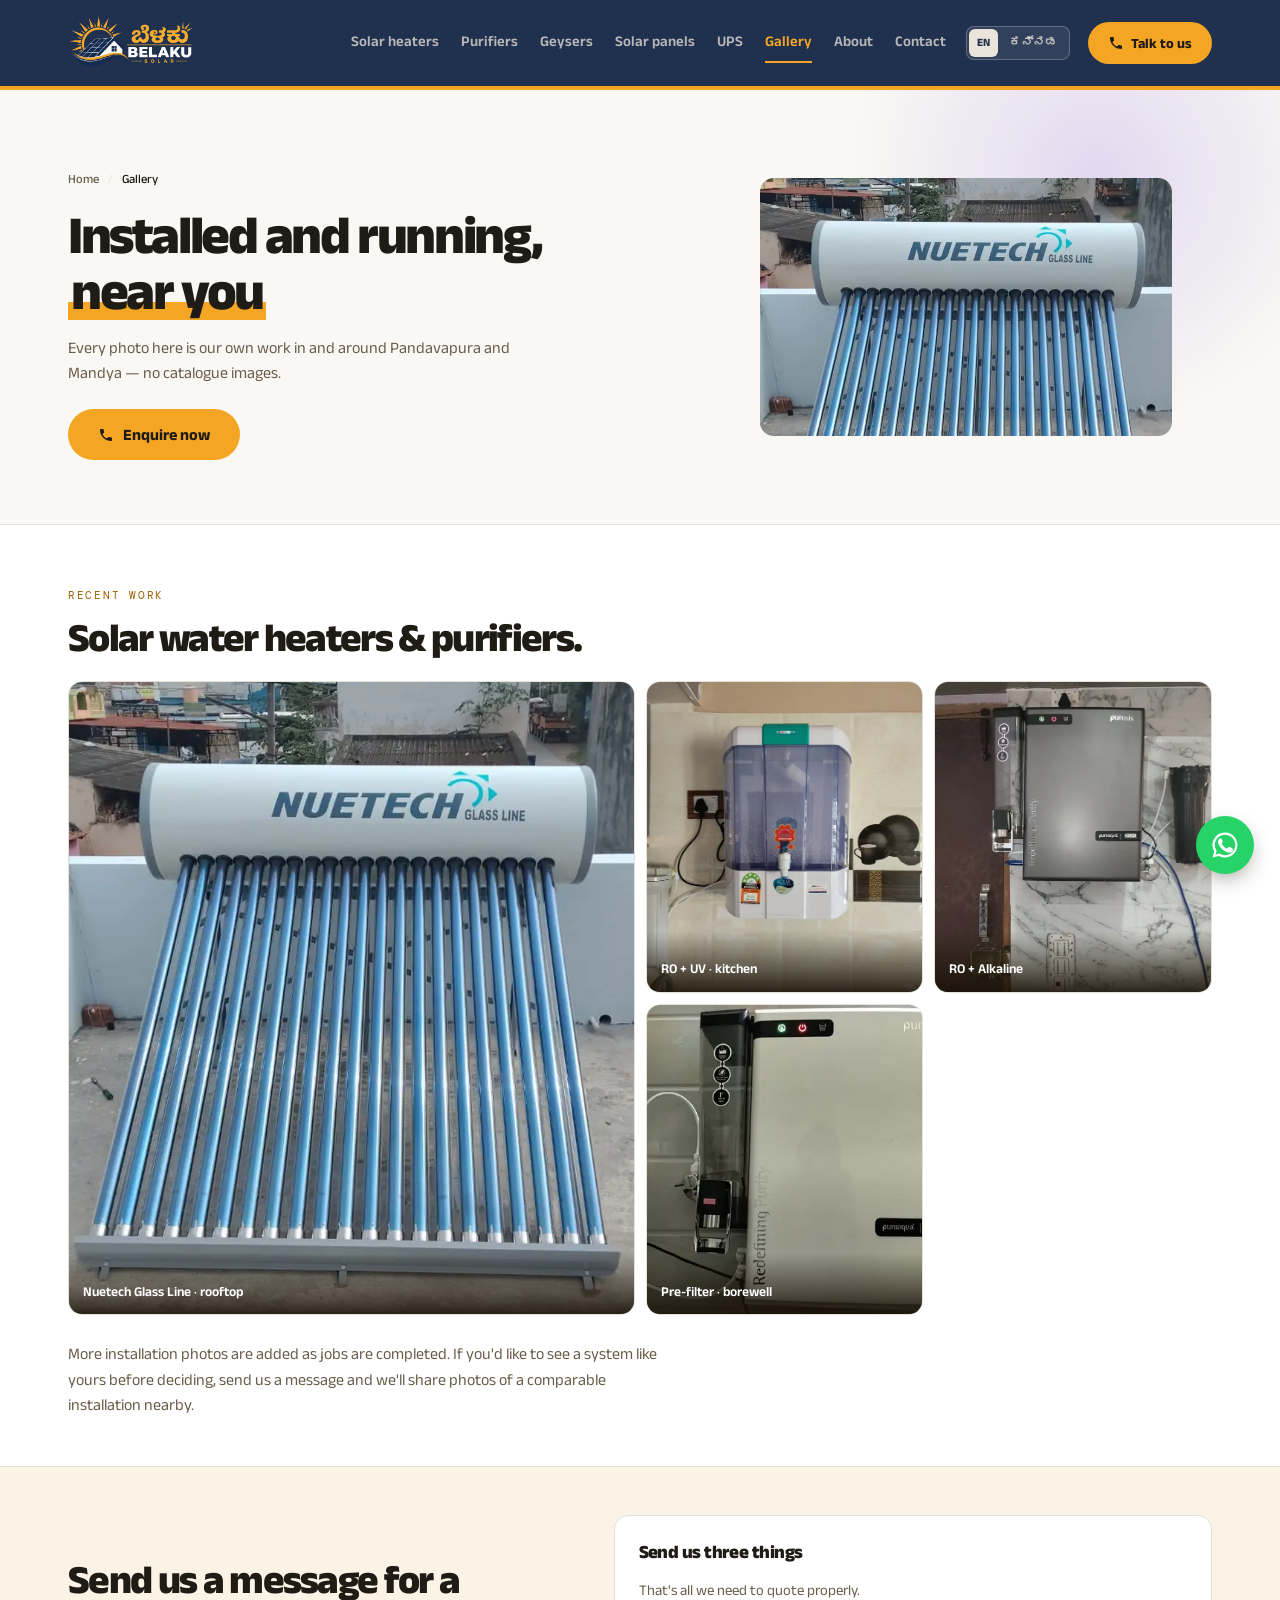
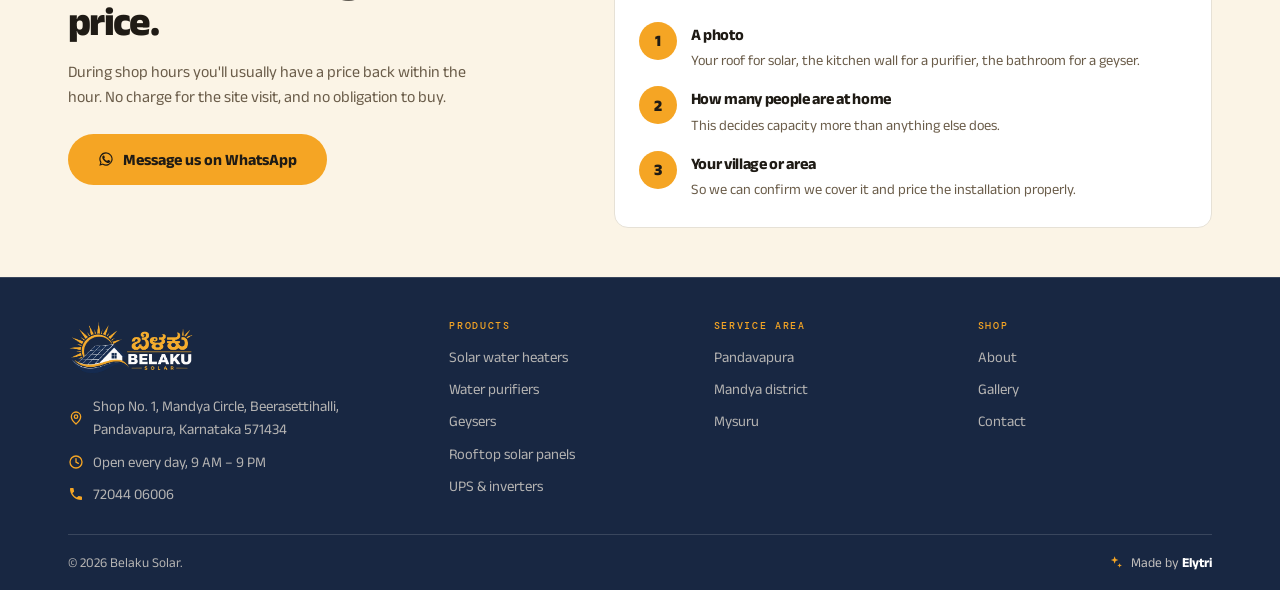
<file: gallery.html>
<!DOCTYPE html>
<html lang="en-IN">
<head>
<meta charset="utf-8">
<meta name="viewport" content="width=device-width, initial-scale=1">
<title>Installation Gallery — Belaku Solar, Pandavapura</title>
<meta name="description" content="Photographs of solar water heater and RO water purifier installations completed by Belaku Solar in and around Pandavapura and Mandya district.">
<link rel="canonical" href="https://belakusolar.in/gallery/">
<!-- TEMP pre-launch: remove this line and restore index,follow,max-image-preview:large once belakusolar.in is DNS-live --><meta name="robots" content="noindex,nofollow">
<meta name="geo.region" content="IN-KA">
<meta name="geo.placename" content="Pandavapura, Mandya, Karnataka">
<meta property="og:type" content="website">
<meta property="og:locale" content="en_IN">
<meta property="og:site_name" content="Belaku Solar">
<meta property="og:title" content="Installation Gallery — Belaku Solar, Pandavapura">
<meta property="og:description" content="Photographs of solar water heater and RO water purifier installations completed by Belaku Solar in and around Pandavapura and Mandya district.">
<meta property="og:url" content="https://belakusolar.in/gallery/">
<meta name="twitter:card" content="summary_large_image">
<link rel="preconnect" href="https://fonts.googleapis.com">
<link rel="preconnect" href="https://fonts.gstatic.com" crossorigin>
<link href="https://fonts.googleapis.com/css2?family=Anek+Latin:wght@400;500;600;700;800&family=DM+Mono:wght@400;500&display=swap" rel="stylesheet">
<link rel="stylesheet" href="assets/css/site.css">
<link rel="preload" as="image" href="assets/img/nuetech-glassline-solar-water-heater-rooftop-installation.webp">
</head>
<body>
<a class="skip" href="#main">Skip to content</a>
<header class="hdr">
  <div class="wrap hdr__in">
    <a class="brand" href="index.html"><img src="assets/img/belaku-solar-logo.webp" alt="Belaku Solar" class="brand__img" width="200" height="101"></a>
    <nav class="nav" aria-label="Main"><a href="solar-water-heaters.html">Solar heaters</a><a href="water-purifiers.html">Purifiers</a><a href="geysers.html">Geysers</a><a href="solar-panels.html">Solar panels</a><a href="ups-and-inverters.html">UPS</a><a href="gallery.html" aria-current="page">Gallery</a><a href="about.html">About</a><a href="contact.html">Contact</a></nav>
    <div class="lang" role="group" aria-label="Language"><a href="#" aria-current="true">EN</a><a href="#" hreflang="kn" lang="kn">ಕನ್ನಡ</a></div>
    <a class="hdr__call" href="tel:+917204406006"><svg viewBox="0 0 24 24" fill="currentColor" aria-hidden="true"><path d="M6.6 10.8a15 15 0 0 0 6.6 6.6l2.2-2.2c.3-.3.7-.4 1-.2 1.2.4 2.4.6 3.6.6.6 0 1 .4 1 1V20c0 .6-.4 1-1 1A17 17 0 0 1 3 4c0-.6.4-1 1-1h3.5c.6 0 1 .4 1 1 0 1.3.2 2.5.6 3.6.1.4 0 .7-.2 1l-2.3 2.2Z"/></svg>Talk to us</a>
    <button class="burger" aria-expanded="false" aria-controls="mnav" aria-label="Menu"><span></span></button>
  </div>
  <nav class="mnav" id="mnav" aria-label="All pages"><div class="mnav__lang"><div class="lang" role="group" aria-label="Language"><a href="#" aria-current="true">EN</a><a href="#" hreflang="kn" lang="kn">ಕನ್ನಡ</a></div></div><a href="solar-water-heaters.html">Solar water heaters</a><a href="water-purifiers.html">Water purifiers</a><a href="geysers.html">Geysers</a><a href="solar-panels.html">Rooftop solar panels</a><a href="ups-and-inverters.html">UPS &amp; inverters</a><a href="gallery.html">Gallery</a><a href="about.html">About</a><a href="contact.html">Contact</a><a class="mnav__call" href="tel:+917204406006"><svg viewBox="0 0 24 24" fill="currentColor" aria-hidden="true"><path d="M6.6 10.8a15 15 0 0 0 6.6 6.6l2.2-2.2c.3-.3.7-.4 1-.2 1.2.4 2.4.6 3.6.6.6 0 1 .4 1 1V20c0 .6-.4 1-1 1A17 17 0 0 1 3 4c0-.6.4-1 1-1h3.5c.6 0 1 .4 1 1 0 1.3.2 2.5.6 3.6.1.4 0 .7-.2 1l-2.3 2.2Z"/></svg>72044 06006</a></nav>
</header>
<main id="main">

<section class="phero tone-5">
  <div class="wrap phero__in">
    <div>
      <p class="crumb"><a href="index.html">Home</a><i>/</i><b>Gallery</b></p>
      <h1>Installed and running, <mark>near you</mark></h1>
      <p class="phero__lede">Every photo here is our own work in and around Pandavapura and Mandya — no catalogue images.</p>
      <div class="cta" style="margin-top:24px">
        <a class="btn btn--gold" href="tel:+917204406006"><svg viewBox="0 0 24 24" fill="currentColor" aria-hidden="true"><path d="M6.6 10.8a15 15 0 0 0 6.6 6.6l2.2-2.2c.3-.3.7-.4 1-.2 1.2.4 2.4.6 3.6.6.6 0 1 .4 1 1V20c0 .6-.4 1-1 1A17 17 0 0 1 3 4c0-.6.4-1 1-1h3.5c.6 0 1 .4 1 1 0 1.3.2 2.5.6 3.6.1.4 0 .7-.2 1l-2.3 2.2Z"/></svg>Enquire now</a>
      </div>
    </div>
    <figure class="phero__art phero__art--photo"><img src="assets/img/nuetech-glassline-solar-water-heater-rooftop-installation.webp" alt="Nuetech Glass Line solar water heater installed on a rooftop in Pandavapura" fetchpriority="high" decoding="async" style="object-position:center 32%"></figure>
  </div>
</section>

<section class="sec">
  <div class="wrap">
    <div class="head"><p class="m">Recent work</p><h2 class="h2">Solar water heaters &amp; purifiers.</h2></div>
    <div class="gal">
<figure><img src="assets/img/nuetech-glassline-solar-water-heater-rooftop-installation.webp" alt="Nuetech Glass Line solar water heater installed on a rooftop in Pandavapura"><figcaption>Nuetech Glass Line · rooftop</figcaption></figure>
<figure><img src="assets/img/ro-uv-water-purifier-kitchen-installation.webp" alt="RO and UV water purifier wall-mounted in a kitchen near Pandavapura" loading="lazy" decoding="async"><figcaption>RO + UV · kitchen</figcaption></figure>
<figure><img src="assets/img/ro-alkaline-water-purifier-installation.webp" alt="RO and alkaline water purifier installed with a pre-filter and storage tank" loading="lazy" decoding="async"><figcaption>RO + Alkaline</figcaption></figure>
<figure><img src="assets/img/water-purifier-sediment-prefilter-borewell.webp" alt="Water purifier fitted with an external sediment pre-filter for borewell water" loading="lazy" decoding="async"><figcaption>Pre-filter · borewell</figcaption></figure>
</div>
    <p class="prose" style="margin-top:26px">More installation photos are added as jobs are completed. If you'd like to see a system like yours before deciding, send us a message and we'll share photos of a comparable installation nearby.</p>
  </div>
</section>

<section class="close">
  <div class="wrap close__in">
    <div class="send">
      <h3>Send us three things</h3>
      <p>That's all we need to quote properly.</p>
      <ol>
        <li><div><b>A photo</b><span>Your roof for solar, the kitchen wall for a purifier, the bathroom for a geyser.</span></div></li>
        <li><div><b>How many people are at home</b><span>This decides capacity more than anything else does.</span></div></li>
        <li><div><b>Your village or area</b><span>So we can confirm we cover it and price the installation properly.</span></div></li>
      </ol>
    </div>
    <div>
      <h2>Send us a message for a price.</h2>
      <p>During shop hours you'll usually have a price back within the hour. No charge for the site visit, and no obligation to buy.</p>
      <div class="cta" style="margin-top:24px">
        <a class="btn btn--gold" href="https://wa.me/917204406006?text=Hi%20Belaku%20Solar%2C%20I%20would%20like%20a%20price.%20My%20details%3A%20" target="_blank" rel="noopener"><svg viewBox="0 0 24 24" fill="currentColor" aria-hidden="true"><path d="M17.5 14.4c-.3-.2-1.7-.9-2-1-.3-.1-.5-.1-.6.1-.2.3-.7.9-.9 1.1-.2.2-.3.2-.6.1-1.7-.9-2.9-1.6-4-3.6-.3-.5.3-.5.8-1.5.1-.2 0-.4 0-.5s-.6-1.5-.9-2c-.2-.5-.4-.4-.6-.4h-.5c-.2 0-.5.1-.8.4-.3.3-1 1-1 2.5s1.1 2.9 1.2 3.1c.2.2 2.1 3.2 5.1 4.51.9.8 2.6.9 3.5.7.6-.1 1.7-.7 2-1.4.2-.7.2-1.2.2-1.4-.1-.1-.3-.2-.6-.3M12 2a10 10 0 0 0-8.6 15.1L2 22l5-1.3A10 10 0 1 0 12 2m0 18.2a8.2 8.2 0 0 1-4.2-1.2l-.3-.2-3 .8.8-2.9-.2-.3A8.2 8.2 0 1 1 12 20.2"/></svg>Message us on WhatsApp</a>
      </div>
    </div>
  </div>
</section>

</main>
<footer class="ftr">
  <div class="wrap">
    <div class="ftr__g">
      <div>
        <a class="brand" href="index.html"><img src="assets/img/belaku-solar-logo.webp" alt="Belaku Solar" class="brand__img" width="200" height="101"></a>
        <p style="margin-top:13px;max-width:34ch"><svg viewBox="0 0 24 24" fill="none" stroke="currentColor" stroke-width="2" stroke-linecap="round" stroke-linejoin="round" aria-hidden="true"><path d="M12 21s7-6.3 7-11a7 7 0 1 0-14 0c0 4.7 7 11 7 11z"/><circle cx="12" cy="10" r="2.6"/></svg><a href="https://maps.app.goo.gl/2wfsnK6R1mSJvMP8A" target="_blank" rel="noopener">Shop No. 1, Mandya Circle, Beerasettihalli,<br>Pandavapura, Karnataka 571434</a></p>
        <p style="margin-top:9px"><svg viewBox="0 0 24 24" fill="none" stroke="currentColor" stroke-width="2" stroke-linecap="round" aria-hidden="true"><circle cx="12" cy="12" r="9"/><path d="M12 7v5l3.5 2"/></svg><span>Open every day, 9 AM &ndash; 9 PM</span></p>
        <p style="margin-top:9px"><svg viewBox="0 0 24 24" fill="currentColor" aria-hidden="true"><path d="M6.6 10.8a15 15 0 0 0 6.6 6.6l2.2-2.2c.3-.3.7-.4 1-.2 1.2.4 2.4.6 3.6.6.6 0 1 .4 1 1V20c0 .6-.4 1-1 1A17 17 0 0 1 3 4c0-.6.4-1 1-1h3.5c.6 0 1 .4 1 1 0 1.3.2 2.5.6 3.6.1.4 0 .7-.2 1l-2.3 2.2Z"/></svg><a href="tel:+917204406006">72044 06006</a></p>
      </div>
      <div><h3>Products</h3><ul><li><a href="solar-water-heaters.html">Solar water heaters</a></li><li><a href="water-purifiers.html">Water purifiers</a></li><li><a href="geysers.html">Geysers</a></li><li><a href="solar-panels.html">Rooftop solar panels</a></li><li><a href="ups-and-inverters.html">UPS &amp; inverters</a></li></ul></div>
      <div><h3>Service area</h3><ul><li>Pandavapura</li><li>Mandya district</li><li>Mysuru</li></ul></div>
      <div><h3>Shop</h3><ul><li><a href="about.html">About</a></li><li><a href="gallery.html">Gallery</a></li><li><a href="contact.html">Contact</a></li></ul></div>
    </div>
    <div class="ftr__b">
      <span>© <span class="yr">2026</span> Belaku Solar.</span>
      <a class="made" href="https://elytri.com/" target="_blank" rel="noopener"><svg viewBox="0 0 24 24" fill="currentColor" aria-hidden="true"><path d="M9 2l1.6 4.4L15 8l-4.4 1.6L9 14l-1.6-4.4L3 8l4.4-1.6z"/><path d="M17 13l1 2.7 2.7 1-2.7 1-1 2.7-1-2.7-2.7-1 2.7-1z"/></svg><span>Made by <b>Elytri</b></span></a>
    </div>
  </div>
</footer>
<a class="wafab" href="https://wa.me/917204406006?text=Hi%20Belaku%20Solar%2C%20I%20would%20like%20a%20quote" aria-label="Message us on WhatsApp" target="_blank" rel="noopener"><svg viewBox="0 0 24 24" fill="currentColor" aria-hidden="true"><path d="M17.5 14.4c-.3-.2-1.7-.9-2-1-.3-.1-.5-.1-.6.1-.2.3-.7.9-.9 1.1-.2.2-.3.2-.6.1-1.7-.9-2.9-1.6-4-3.6-.3-.5.3-.5.8-1.5.1-.2 0-.4 0-.5s-.6-1.5-.9-2c-.2-.5-.4-.4-.6-.4h-.5c-.2 0-.5.1-.8.4-.3.3-1 1-1 2.5s1.1 2.9 1.2 3.1c.2.2 2.1 3.2 5.1 4.51.9.8 2.6.9 3.5.7.6-.1 1.7-.7 2-1.4.2-.7.2-1.2.2-1.4-.1-.1-.3-.2-.6-.3M12 2a10 10 0 0 0-8.6 15.1L2 22l5-1.3A10 10 0 1 0 12 2m0 18.2a8.2 8.2 0 0 1-4.2-1.2l-.3-.2-3 .8.8-2.9-.2-.3A8.2 8.2 0 1 1 12 20.2"/></svg><span>WhatsApp</span></a>
<script type="application/ld+json">{"@context":"https://schema.org","@graph":[{"@type":["Store","HomeAndConstructionBusiness"],"@id":"https://belakusolar.in/#business","name":"Belaku Solar","alternateName":"ಬೆಳಕು ಸೋಲಾರ್","description":"Authorised dealer for solar water heaters, RO water purifiers, geysers, rooftop solar panels and UPS systems in Pandavapura, serving Mandya and Mysuru.","url":"https://belakusolar.in/","telephone":"+917204406006","priceRange":"₹₹","currenciesAccepted":"INR","paymentAccepted":"Cash, UPI, Card, Bank Transfer","knowsLanguage":["kn","en"],"address":{"@type":"PostalAddress","streetAddress":"Shop No. 1, Mandya Circle, Beerasettihalli","addressLocality":"Pandavapura","addressRegion":"Karnataka","postalCode":"571434","addressCountry":"IN"},"geo":{"@type":"GeoCoordinates","latitude":12.5013966,"longitude":76.6748599},"areaServed":[{"@type":"City","name":"Pandavapura"},{"@type":"City","name":"Mandya"},{"@type":"City","name":"Mysuru"},{"@type":"City","name":"Srirangapatna"},{"@type":"City","name":"Maddur"},{"@type":"City","name":"Malavalli"},{"@type":"City","name":"K.R. Pete"},{"@type":"City","name":"Nagamangala"},{"@type":"AdministrativeArea","name":"Mandya District"}],"openingHoursSpecification":[{"@type":"OpeningHoursSpecification","dayOfWeek":["Monday","Tuesday","Wednesday","Thursday","Friday","Saturday","Sunday"],"opens":"09:00","closes":"21:00"}],"hasOfferCatalog":{"@type":"OfferCatalog","name":"Products and services","itemListElement":[{"@type":"Offer","itemOffered":{"@type":"Product","name":"Solar water heaters","brand":{"@type":"Brand","name":"Nuetech"}}},{"@type":"Offer","itemOffered":{"@type":"Product","name":"RO water purifiers","brand":[{"@type":"Brand","name":"Aquaguard"},{"@type":"Brand","name":"Livpure"}]}},{"@type":"Offer","itemOffered":{"@type":"Product","name":"Geysers","brand":[{"@type":"Brand","name":"V-Guard"},{"@type":"Brand","name":"Rally"}]}},{"@type":"Offer","itemOffered":{"@type":"Product","name":"Rooftop solar panels (on-grid and off-grid)","brand":{"@type":"Brand","name":"Nuetech"}}},{"@type":"Offer","itemOffered":{"@type":"Product","name":"Home UPS and inverters","brand":{"@type":"Brand","name":"V-Guard"}}}]}},{"@type":"BreadcrumbList","itemListElement":[{"@type":"ListItem","position":1,"name":"Home","item":"https://belakusolar.in/"},{"@type":"ListItem","position":2,"name":"Gallery","item":"https://belakusolar.in/gallery/"}]},{"@type":"ImageObject","contentUrl":"https://belakusolar.in/assets/img/nuetech-glassline-solar-water-heater-rooftop-installation.webp","name":"Nuetech Glass Line solar water heater installed on a rooftop in Pandavapura","description":"Nuetech Glass Line solar water heater installed on a rooftop in Pandavapura","representativeOfPage":false},{"@type":"ImageObject","contentUrl":"https://belakusolar.in/assets/img/ro-uv-water-purifier-kitchen-installation.webp","name":"RO and UV water purifier wall-mounted in a kitchen near Pandavapura","description":"RO and UV water purifier wall-mounted in a kitchen near Pandavapura","representativeOfPage":false},{"@type":"ImageObject","contentUrl":"https://belakusolar.in/assets/img/ro-alkaline-water-purifier-installation.webp","name":"RO and alkaline water purifier installed with a pre-filter and storage tank","description":"RO and alkaline water purifier installed with a pre-filter and storage tank","representativeOfPage":false},{"@type":"ImageObject","contentUrl":"https://belakusolar.in/assets/img/water-purifier-sediment-prefilter-borewell.webp","name":"Water purifier fitted with an external sediment pre-filter for borewell water","description":"Water purifier fitted with an external sediment pre-filter for borewell water","representativeOfPage":false}]}</script>
<script src="assets/js/site.js" defer></script>
</body>
</html>
</file>
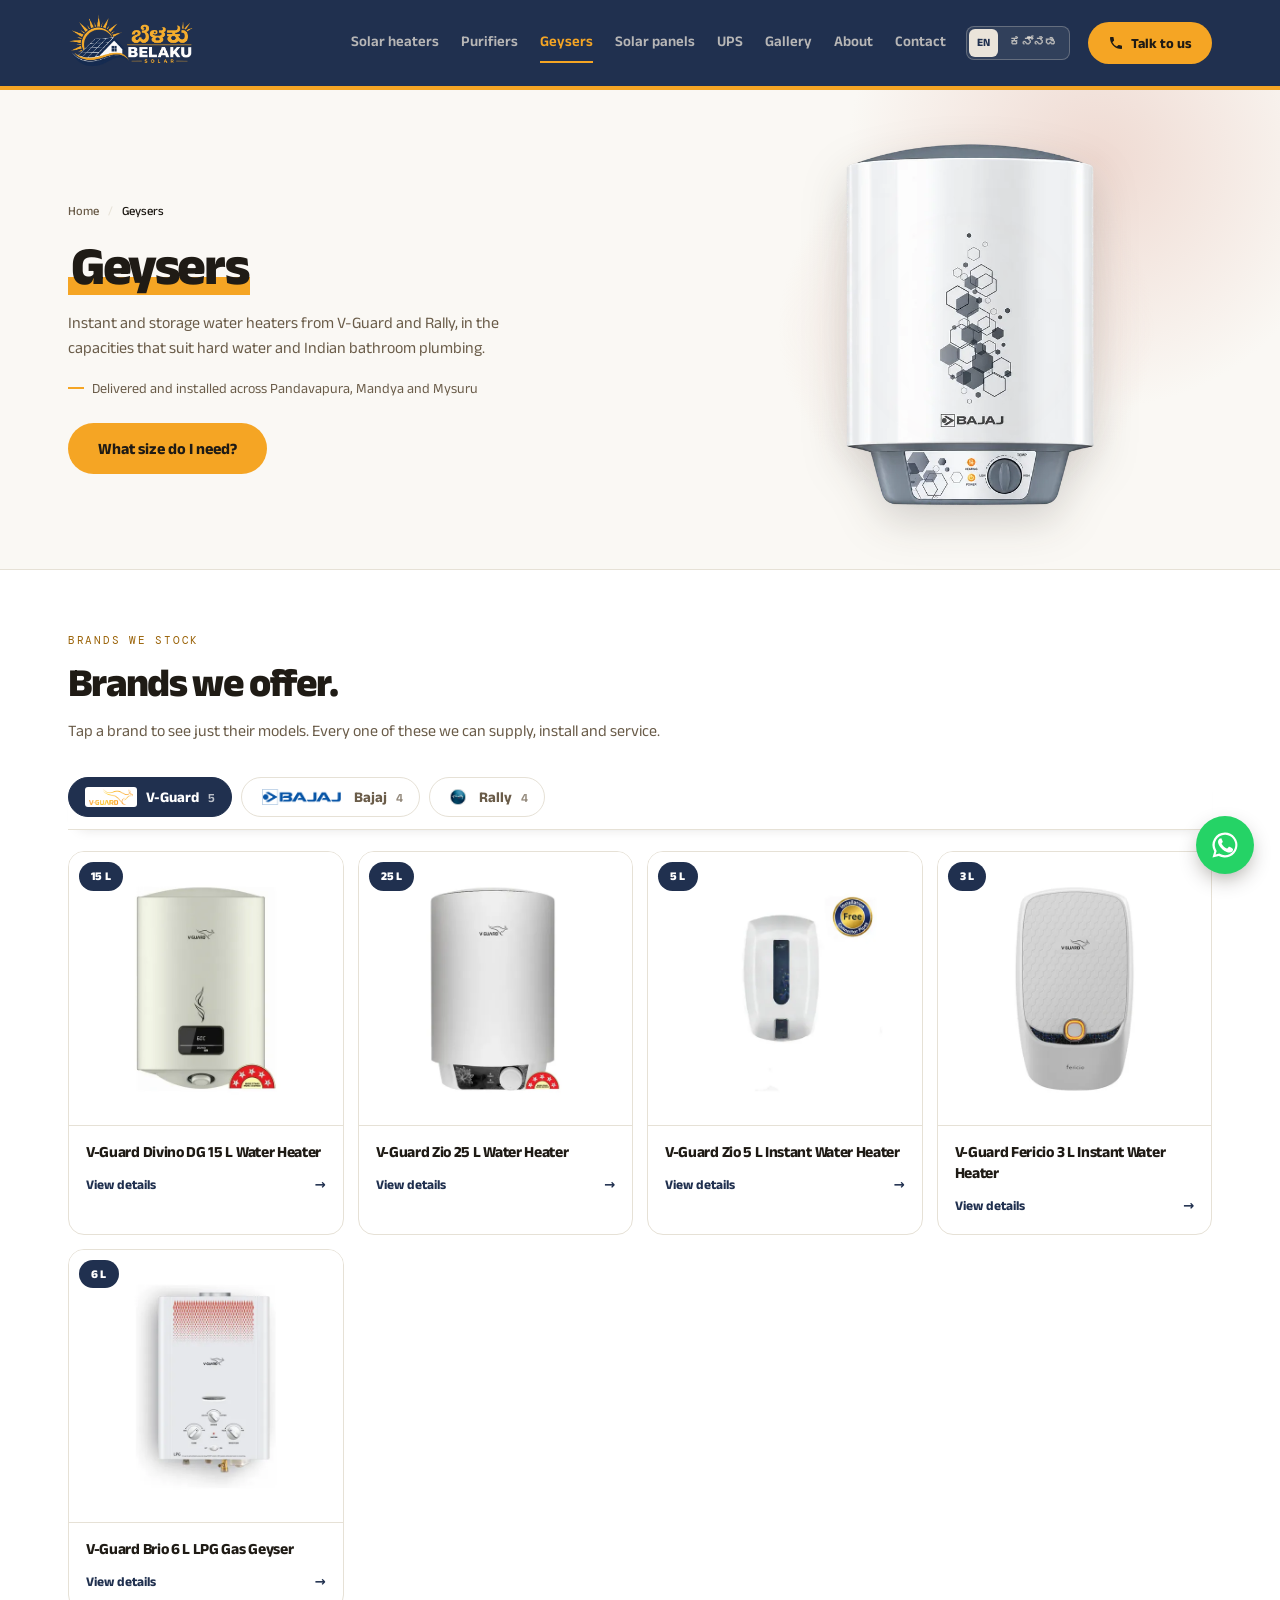
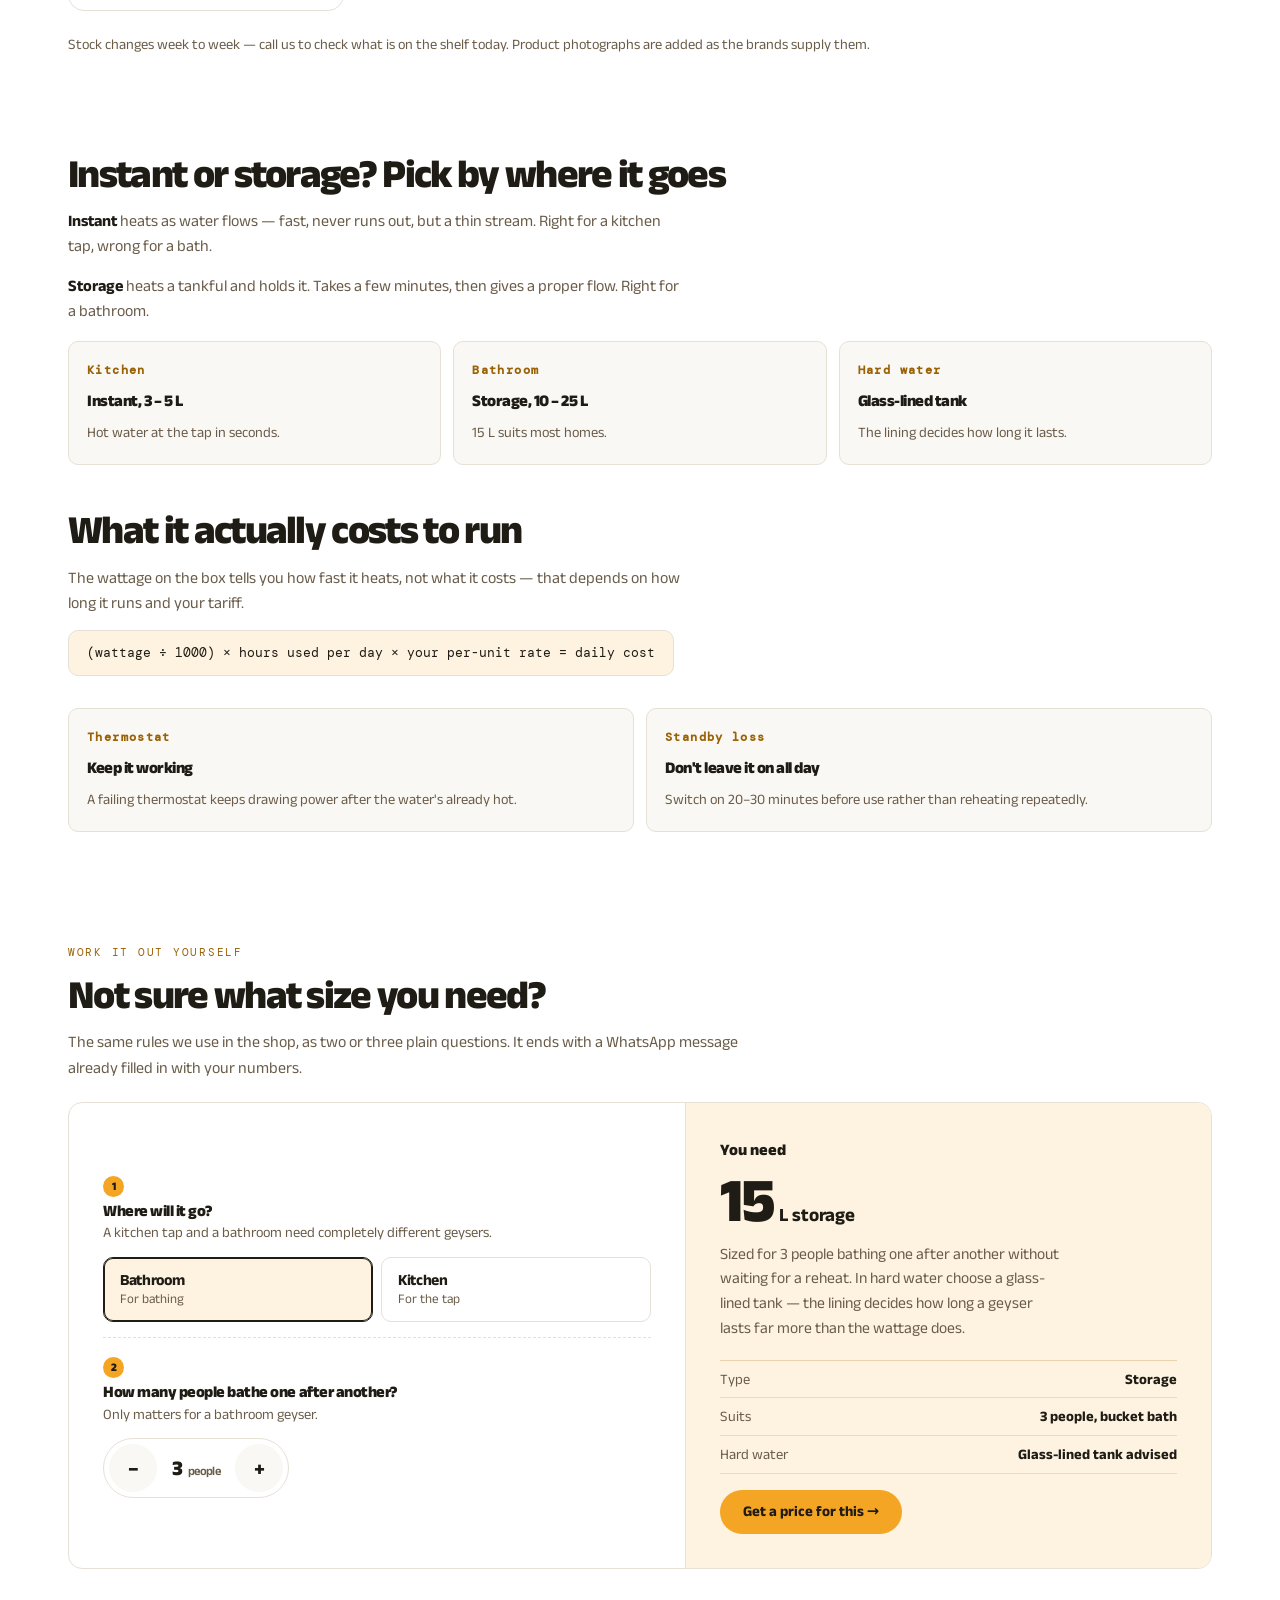
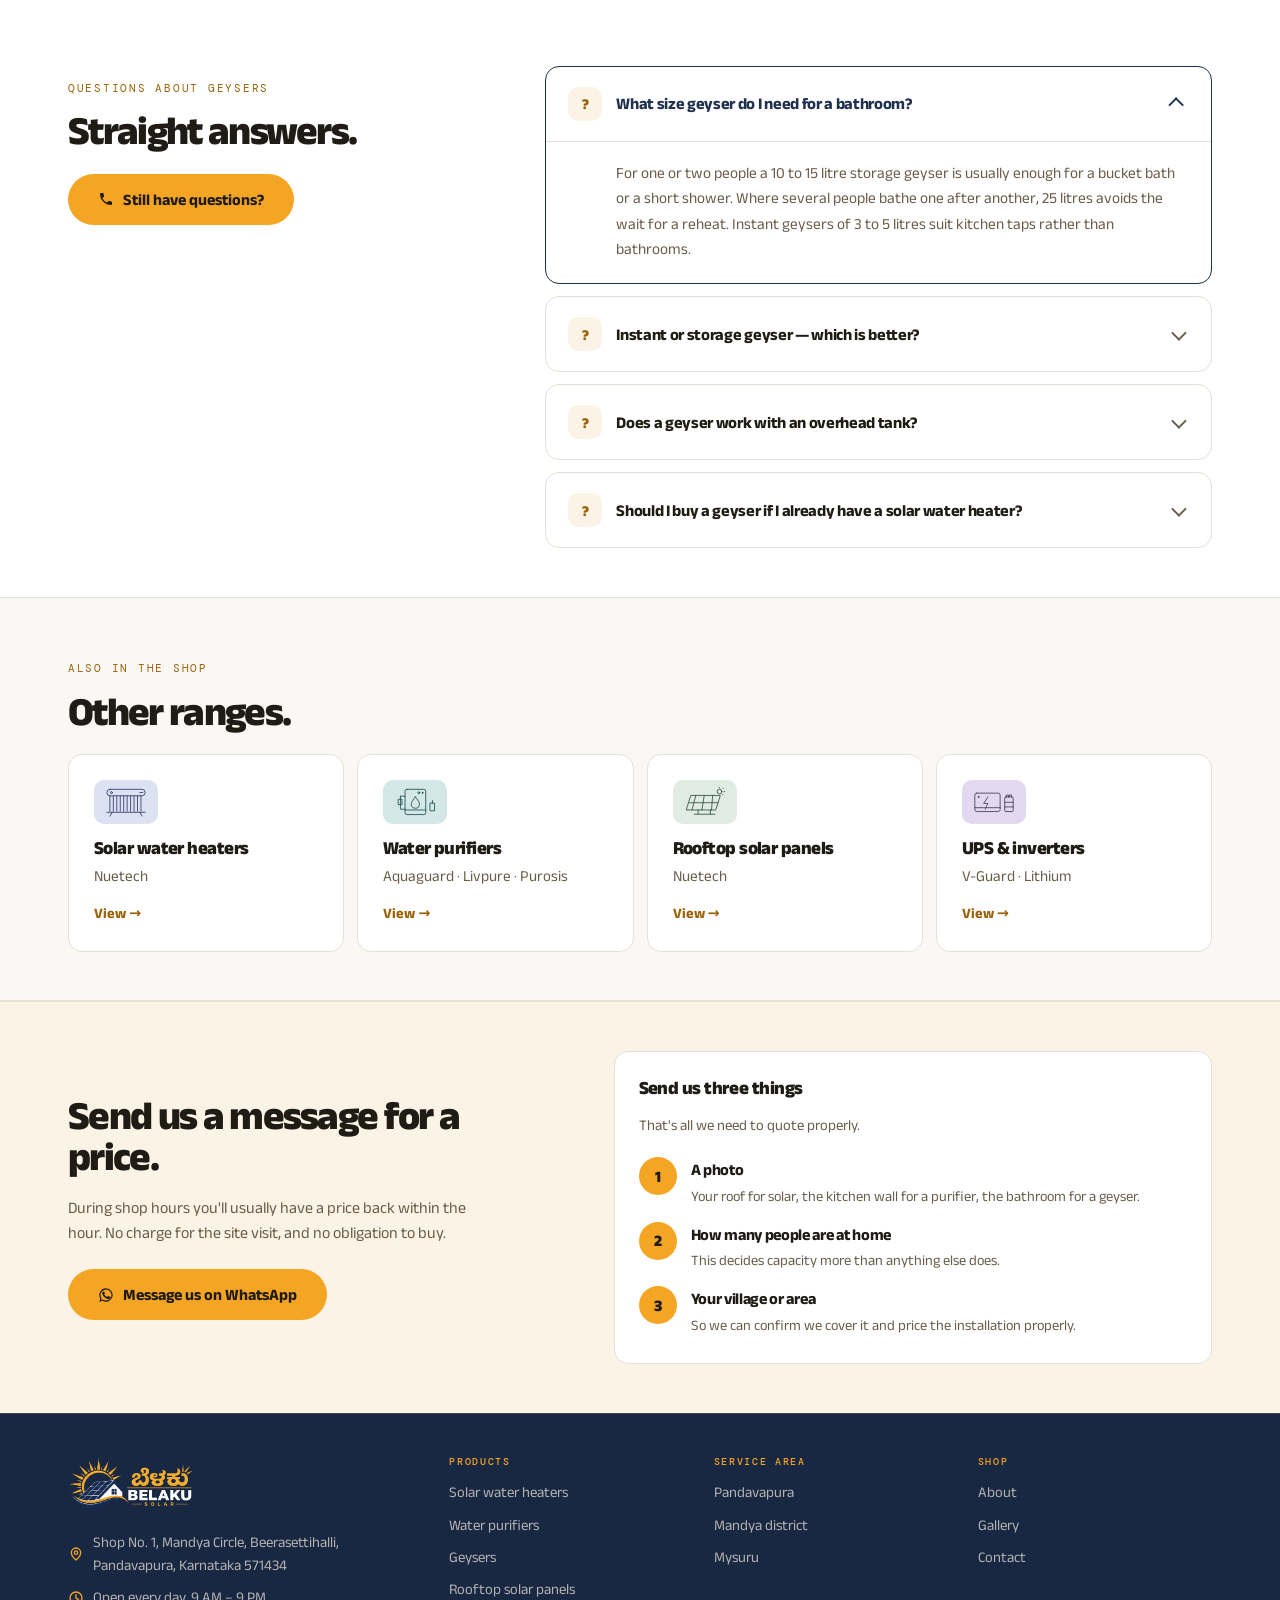
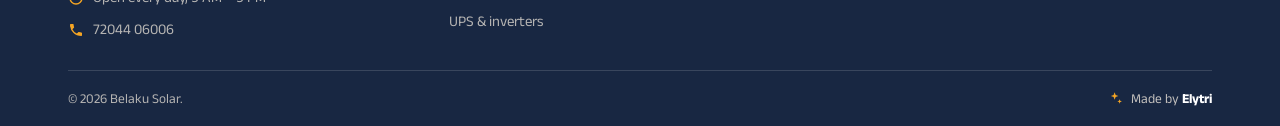
<file: geysers.html>
<!DOCTYPE html>
<html lang="en-IN">
<head>
<meta charset="utf-8">
<meta name="viewport" content="width=device-width, initial-scale=1">
<title>Geysers &amp; Water Heaters in Pandavapura, Mandya &amp; Mysuru — V-Guard &amp; Rally — Belaku Solar</title>
<meta name="description" content="V-Guard, Bajaj and Rally instant and storage geysers from 3 to 25 litres, chosen for hard water. Supplied, installed and serviced across Pandavapura, Mandya and Mysuru.">
<link rel="canonical" href="https://belakusolar.in/geysers/">
<!-- TEMP pre-launch: remove this line and restore index,follow,max-image-preview:large once belakusolar.in is DNS-live --><meta name="robots" content="noindex,nofollow">
<meta name="geo.region" content="IN-KA">
<meta name="geo.placename" content="Pandavapura, Mandya, Karnataka">
<meta property="og:type" content="website">
<meta property="og:locale" content="en_IN">
<meta property="og:site_name" content="Belaku Solar">
<meta property="og:title" content="Geysers &amp; Water Heaters in Pandavapura, Mandya &amp; Mysuru — V-Guard &amp; Rally — Belaku Solar">
<meta property="og:description" content="V-Guard, Bajaj and Rally instant and storage geysers from 3 to 25 litres, chosen for hard water. Supplied, installed and serviced across Pandavapura, Mandya and Mysuru.">
<meta property="og:url" content="https://belakusolar.in/geysers/">
<meta name="twitter:card" content="summary_large_image">
<link rel="preconnect" href="https://fonts.googleapis.com">
<link rel="preconnect" href="https://fonts.gstatic.com" crossorigin>
<link href="https://fonts.googleapis.com/css2?family=Anek+Latin:wght@400;500;600;700;800&family=DM+Mono:wght@400;500&display=swap" rel="stylesheet">
<link rel="stylesheet" href="assets/css/site.css">
<link rel="preload" as="image" href="assets/img/cut-geysers.webp">
</head>
<body>
<a class="skip" href="#main">Skip to content</a>
<header class="hdr">
  <div class="wrap hdr__in">
    <a class="brand" href="index.html"><img src="assets/img/belaku-solar-logo.webp" alt="Belaku Solar" class="brand__img" width="200" height="101"></a>
    <nav class="nav" aria-label="Main"><a href="solar-water-heaters.html">Solar heaters</a><a href="water-purifiers.html">Purifiers</a><a href="geysers.html" aria-current="page">Geysers</a><a href="solar-panels.html">Solar panels</a><a href="ups-and-inverters.html">UPS</a><a href="gallery.html">Gallery</a><a href="about.html">About</a><a href="contact.html">Contact</a></nav>
    <div class="lang" role="group" aria-label="Language"><a href="#" aria-current="true">EN</a><a href="#" hreflang="kn" lang="kn">ಕನ್ನಡ</a></div>
    <a class="hdr__call" href="tel:+917204406006"><svg viewBox="0 0 24 24" fill="currentColor" aria-hidden="true"><path d="M6.6 10.8a15 15 0 0 0 6.6 6.6l2.2-2.2c.3-.3.7-.4 1-.2 1.2.4 2.4.6 3.6.6.6 0 1 .4 1 1V20c0 .6-.4 1-1 1A17 17 0 0 1 3 4c0-.6.4-1 1-1h3.5c.6 0 1 .4 1 1 0 1.3.2 2.5.6 3.6.1.4 0 .7-.2 1l-2.3 2.2Z"/></svg>Talk to us</a>
    <button class="burger" aria-expanded="false" aria-controls="mnav" aria-label="Menu"><span></span></button>
  </div>
  <nav class="mnav" id="mnav" aria-label="All pages"><div class="mnav__lang"><div class="lang" role="group" aria-label="Language"><a href="#" aria-current="true">EN</a><a href="#" hreflang="kn" lang="kn">ಕನ್ನಡ</a></div></div><a href="solar-water-heaters.html">Solar water heaters</a><a href="water-purifiers.html">Water purifiers</a><a href="geysers.html">Geysers</a><a href="solar-panels.html">Rooftop solar panels</a><a href="ups-and-inverters.html">UPS &amp; inverters</a><a href="gallery.html">Gallery</a><a href="about.html">About</a><a href="contact.html">Contact</a><a class="mnav__call" href="tel:+917204406006"><svg viewBox="0 0 24 24" fill="currentColor" aria-hidden="true"><path d="M6.6 10.8a15 15 0 0 0 6.6 6.6l2.2-2.2c.3-.3.7-.4 1-.2 1.2.4 2.4.6 3.6.6.6 0 1 .4 1 1V20c0 .6-.4 1-1 1A17 17 0 0 1 3 4c0-.6.4-1 1-1h3.5c.6 0 1 .4 1 1 0 1.3.2 2.5.6 3.6.1.4 0 .7-.2 1l-2.3 2.2Z"/></svg>72044 06006</a></nav>
</header>
<main id="main">

<section class="phero tone-3">
  <div class="wrap phero__in">
    <div>
      <p class="crumb"><a href="index.html">Home</a><i>/</i><b>Geysers</b></p>
      <h1><mark>Geysers</mark></h1>
      <p class="phero__lede">Instant and storage water heaters from V-Guard and Rally, in the capacities that suit hard water and Indian bathroom plumbing.</p>
      <p class="phero__note">Delivered and installed across Pandavapura, Mandya and Mysuru</p>
      <div class="cta" style="margin-top:24px">
        <a class="btn btn--gold" href="#sizing">What size do I need?</a>
      </div>
    </div>
    <figure class="phero__art"><img src="assets/img/cut-geysers.webp" alt="V-Guard instant water heater for a kitchen or bathroom tap" fetchpriority="high" decoding="async"></figure>
  </div>
</section>


<section class="sec" id="brands">
  <div class="wrap">
    <div class="head">
      <p class="m">Brands we stock</p>
      <h2 class="h2">Brands we offer.</h2>
      <p>Tap a brand to see just their models. Every one of these we can supply, install and service.</p>
    </div>
    <div class="bfilter" role="tablist" aria-label="Filter by brand"><button type="button" role="tab" data-b="v-guard" aria-selected="true" tabindex="0"><img src="assets/img/logo-vguard.webp" alt="">V-Guard <span>5</span></button><button type="button" role="tab" data-b="bajaj" aria-selected="false" tabindex="-1"><img src="assets/img/logo-bajaj.webp" alt="">Bajaj <span>4</span></button><button type="button" role="tab" data-b="rally" aria-selected="false" tabindex="-1"><img src="assets/img/logo-rally.webp" alt="">Rally <span>4</span></button></div><div class="pgrid-b"><article class="pcard" data-b="v-guard" tabindex="0" role="button" aria-label="V-Guard Divino DG 15 L Water Heater &mdash; view details" data-brand="V-Guard" data-name="V-Guard Divino DG 15 L Water Heater" data-desc="Storage water heater with a digital temperature display, so you can see the exact temperature before you bathe. The 15 litre size suits most bathrooms." data-img="assets/img/vguard-divino-dg-15l-water-heater.webp" data-spec="<li><span>Capacity</span><b>15 L</b></li><li><span>Type</span><b>Storage</b></li><li><span>Display</span><b>Digital</b></li><li><span>Fits</span><b>Bathroom</b></li>" data-cols="" data-wa="https://wa.me/917204406006?text=Hi%20Belaku%20Solar%2C%20I%20am%20interested%20in%20the%20V-Guard%20V-Guard%20Divino%20DG%2015%20L%20Water%20Heater.%20What%20would%20it%20cost%3F" data-head="15 L"><div class="pcard__img"><img src="assets/img/vguard-divino-dg-15l-water-heater.webp" alt="V-Guard Divino DG 15 L Water Heater" loading="lazy" decoding="async"><span class="pcard__cap">15 L</span></div><div class="pcard__b"><b>V-Guard Divino DG 15 L Water Heater</b><span class="pcard__more">View details <i>&rarr;</i></span></div></article><article class="pcard" data-b="v-guard" tabindex="0" role="button" aria-label="V-Guard Zio 25 L Water Heater &mdash; view details" data-brand="V-Guard" data-name="V-Guard Zio 25 L Water Heater" data-desc="The largest storage size we stock, for households where several people bathe one after another without waiting for a reheat." data-img="assets/img/vguard-zio-25l-water-heater.webp" data-spec="<li><span>Capacity</span><b>25 L</b></li><li><span>Type</span><b>Storage</b></li><li><span>Fits</span><b>Bathroom</b></li>" data-cols="" data-wa="https://wa.me/917204406006?text=Hi%20Belaku%20Solar%2C%20I%20am%20interested%20in%20the%20V-Guard%20V-Guard%20Zio%2025%20L%20Water%20Heater.%20What%20would%20it%20cost%3F" data-head="25 L"><div class="pcard__img"><img src="assets/img/vguard-zio-25l-water-heater.webp" alt="V-Guard Zio 25 L Water Heater" loading="lazy" decoding="async"><span class="pcard__cap">25 L</span></div><div class="pcard__b"><b>V-Guard Zio 25 L Water Heater</b><span class="pcard__more">View details <i>&rarr;</i></span></div></article><article class="pcard" data-b="v-guard" tabindex="0" role="button" aria-label="V-Guard Zio 5 L Instant Water Heater &mdash; view details" data-brand="V-Guard" data-name="V-Guard Zio 5 L Instant Water Heater" data-desc="Instant heater that warms water as it flows, so it never runs out. Suited to a kitchen tap or a wash basin rather than a bath." data-img="assets/img/vguard-zio-5l-instant-water-heater.webp" data-spec="<li><span>Capacity</span><b>5 L</b></li><li><span>Type</span><b>Instant</b></li><li><span>Fits</span><b>Kitchen or basin</b></li>" data-cols="" data-wa="https://wa.me/917204406006?text=Hi%20Belaku%20Solar%2C%20I%20am%20interested%20in%20the%20V-Guard%20V-Guard%20Zio%205%20L%20Instant%20Water%20Heater.%20What%20would%20it%20cost%3F" data-head="5 L"><div class="pcard__img"><img src="assets/img/vguard-zio-5l-instant-water-heater.webp" alt="V-Guard Zio 5 L Instant Water Heater" loading="lazy" decoding="async"><span class="pcard__cap">5 L</span></div><div class="pcard__b"><b>V-Guard Zio 5 L Instant Water Heater</b><span class="pcard__more">View details <i>&rarr;</i></span></div></article><article class="pcard" data-b="v-guard" tabindex="0" role="button" aria-label="V-Guard Fericio 3 L Instant Water Heater &mdash; view details" data-brand="V-Guard" data-name="V-Guard Fericio 3 L Instant Water Heater" data-desc="Compact instant heater for a single tap. Heats in seconds and takes very little wall space." data-img="assets/img/vguard-fericio-3l-instant-water-heater.webp" data-spec="<li><span>Capacity</span><b>3 L</b></li><li><span>Type</span><b>Instant</b></li><li><span>Fits</span><b>Kitchen tap</b></li>" data-cols="" data-wa="https://wa.me/917204406006?text=Hi%20Belaku%20Solar%2C%20I%20am%20interested%20in%20the%20V-Guard%20V-Guard%20Fericio%203%20L%20Instant%20Water%20Heater.%20What%20would%20it%20cost%3F" data-head="3 L"><div class="pcard__img"><img src="assets/img/vguard-fericio-3l-instant-water-heater.webp" alt="V-Guard Fericio 3 L Instant Water Heater" loading="lazy" decoding="async"><span class="pcard__cap">3 L</span></div><div class="pcard__b"><b>V-Guard Fericio 3 L Instant Water Heater</b><span class="pcard__more">View details <i>&rarr;</i></span></div></article><article class="pcard" data-b="v-guard" tabindex="0" role="button" aria-label="V-Guard Brio 6 L LPG Gas Geyser &mdash; view details" data-brand="V-Guard" data-name="V-Guard Brio 6 L LPG Gas Geyser" data-desc="Runs on LPG rather than electricity, so it keeps working during a power cut. Needs a well-ventilated space and must not be fitted inside a closed bathroom." data-img="assets/img/vguard-brio-6l-lpg-gas-geyser.webp" data-spec="<li><span>Capacity</span><b>6 L</b></li><li><span>Type</span><b>Gas geyser</b></li><li><span>Fuel</span><b>LPG</b></li><li><span>Needs</span><b>Ventilated space</b></li>" data-cols="" data-wa="https://wa.me/917204406006?text=Hi%20Belaku%20Solar%2C%20I%20am%20interested%20in%20the%20V-Guard%20V-Guard%20Brio%206%20L%20LPG%20Gas%20Geyser.%20What%20would%20it%20cost%3F" data-head="6 L"><div class="pcard__img"><img src="assets/img/vguard-brio-6l-lpg-gas-geyser.webp" alt="V-Guard Brio 6 L LPG Gas Geyser" loading="lazy" decoding="async"><span class="pcard__cap">6 L</span></div><div class="pcard__b"><b>V-Guard Brio 6 L LPG Gas Geyser</b><span class="pcard__more">View details <i>&rarr;</i></span></div></article><article class="pcard" data-b="bajaj" tabindex="0" role="button" aria-label="Bajaj Shield Series Popular Plus &mdash; view details" data-brand="Bajaj" data-name="Bajaj Shield Series Popular Plus" data-desc="A family storage geyser that keeps hot water ready. The tank coating protects against rust, and Swirlflow gives up to 20% more usable hot water." data-img="assets/img/bajaj-shield-popular-plus-geyser.webp" data-spec="<li><span>Capacity</span><b>10 / 15 / 25 L</b></li><li><span>Type</span><b>Storage</b></li><li><span>Star rating</span><b>5 star</b></li><li><span>Tank</span><b>DuraAce, marine-grade glassline</b></li><li><span>Working pressure</span><b>8 bar</b></li><li><span>Warranty</span><b>4 yr product / 6 yr element / 10 yr tank</b></li>" data-cols="" data-wa="https://wa.me/917204406006?text=Hi%20Belaku%20Solar%2C%20I%20am%20interested%20in%20the%20Bajaj%20Bajaj%20Shield%20Series%20Popular%20Plus.%20What%20would%20it%20cost%3F" data-head="10 / 15 / 25 L"><div class="pcard__img"><img src="assets/img/bajaj-shield-popular-plus-geyser.webp" alt="Bajaj Shield Series Popular Plus" loading="lazy" decoding="async"><span class="pcard__cap">10 / 15 / 25 L</span></div><div class="pcard__b"><b>Bajaj Shield Series Popular Plus</b><span class="pcard__more">View details <i>&rarr;</i></span></div></article><article class="pcard" data-b="bajaj" tabindex="0" role="button" aria-label="Bajaj Astor &mdash; view details" data-brand="Bajaj" data-name="Bajaj Astor" data-desc="A storage geyser designed to keep hot water ready for the family. The special tank coating helps protect against corrosion, and Swirlflow gives more hot water from the stored volume." data-img="assets/img/bajaj-astor-geyser.webp" data-spec="<li><span>Capacity</span><b>10 / 15 / 25 L</b></li><li><span>Type</span><b>Storage</b></li><li><span>Star rating</span><b>4 star</b></li><li><span>Tank</span><b>DuraAce, marine-grade glassline</b></li><li><span>Working pressure</span><b>8 bar</b></li><li><span>Warranty</span><b>2 yr product / 3 yr element / 7 yr tank</b></li>" data-cols="" data-wa="https://wa.me/917204406006?text=Hi%20Belaku%20Solar%2C%20I%20am%20interested%20in%20the%20Bajaj%20Bajaj%20Astor.%20What%20would%20it%20cost%3F" data-head="10 / 15 / 25 L"><div class="pcard__img"><img src="assets/img/bajaj-astor-geyser.webp" alt="Bajaj Astor" loading="lazy" decoding="async"><span class="pcard__cap">10 / 15 / 25 L</span></div><div class="pcard__b"><b>Bajaj Astor</b><span class="pcard__more">View details <i>&rarr;</i></span></div></article><article class="pcard" data-b="bajaj" tabindex="0" role="button" aria-label="Bajaj Shield Series Aerono &mdash; view details" data-brand="Bajaj" data-name="Bajaj Shield Series Aerono" data-desc="A compact instant heater that heats water quickly, with multiple safety features and a rust-resistant body for everyday bathroom use." data-img="assets/img/bajaj-shield-aerono-geyser.webp" data-spec="<li><span>Capacity</span><b>3 L</b></li><li><span>Type</span><b>Instant</b></li><li><span>Wattage</span><b>4.5 kW</b></li><li><span>Body</span><b>Rustproof thermoplastic</b></li><li><span>Working pressure</span><b>6 bar</b></li><li><span>Warranty</span><b>2 yr product / 2 yr element / 5 yr tank</b></li>" data-cols="" data-wa="https://wa.me/917204406006?text=Hi%20Belaku%20Solar%2C%20I%20am%20interested%20in%20the%20Bajaj%20Bajaj%20Shield%20Series%20Aerono.%20What%20would%20it%20cost%3F" data-head="3 L"><div class="pcard__img"><img src="assets/img/bajaj-shield-aerono-geyser.webp" alt="Bajaj Shield Series Aerono" loading="lazy" decoding="async"><span class="pcard__cap">3 L</span></div><div class="pcard__b"><b>Bajaj Shield Series Aerono</b><span class="pcard__more">View details <i>&rarr;</i></span></div></article><article class="pcard" data-b="bajaj" tabindex="0" role="button" aria-label="Bajaj Perfectto &mdash; view details" data-brand="Bajaj" data-name="Bajaj Perfectto" data-desc="A compact 3 litre heater for quick hot water, with safety features, LED indicators and a rust-resistant body. Suits a bathroom or a kitchen." data-img="assets/img/bajaj-perfectto-geyser.webp" data-spec="<li><span>Capacity</span><b>3 L</b></li><li><span>Type</span><b>Instant</b></li><li><span>Wattage</span><b>3 kW</b></li><li><span>Body</span><b>Rustproof thermoplastic</b></li><li><span>Working pressure</span><b>6 bar</b></li><li><span>Warranty</span><b>2 yr product / 3 yr element / 5 yr tank</b></li>" data-cols="" data-wa="https://wa.me/917204406006?text=Hi%20Belaku%20Solar%2C%20I%20am%20interested%20in%20the%20Bajaj%20Bajaj%20Perfectto.%20What%20would%20it%20cost%3F" data-head="3 L"><div class="pcard__img"><img src="assets/img/bajaj-perfectto-geyser.webp" alt="Bajaj Perfectto" loading="lazy" decoding="async"><span class="pcard__cap">3 L</span></div><div class="pcard__b"><b>Bajaj Perfectto</b><span class="pcard__more">View details <i>&rarr;</i></span></div></article><article class="pcard" data-b="rally" tabindex="0" role="button" aria-label="Rally Storage Geyser Arctic &mdash; view details" data-brand="Rally" data-name="Rally Storage Geyser Arctic" data-desc="A storage geyser built for hard water and high pressure. The glassline tank, insulated body and safety controls give dependable hot water for the family." data-img="assets/img/rally-storage-geyser-arctic.webp" data-spec="<li><span>Capacity</span><b>15 / 25 L</b></li><li><span>Type</span><b>Storage</b></li><li><span>Power</span><b>2000 W</b></li><li><span>Tank</span><b>Glassline coated</b></li><li><span>Insulation</span><b>Polyurethane</b></li><li><span>Warranty</span><b>2 yr coil / 7 yr tank</b></li>" data-cols="" data-wa="https://wa.me/917204406006?text=Hi%20Belaku%20Solar%2C%20I%20am%20interested%20in%20the%20Rally%20Rally%20Storage%20Geyser%20Arctic.%20What%20would%20it%20cost%3F" data-head="15 / 25 L"><div class="pcard__img"><img src="assets/img/rally-storage-geyser-arctic.webp" alt="Rally Storage Geyser Arctic" loading="lazy" decoding="async"><span class="pcard__cap">15 / 25 L</span></div><div class="pcard__b"><b>Rally Storage Geyser Arctic</b><span class="pcard__more">View details <i>&rarr;</i></span></div></article><article class="pcard" data-b="rally" tabindex="0" role="button" aria-label="Rally Pixel Storage Geyser &mdash; view details" data-brand="Rally" data-name="Rally Pixel Storage Geyser" data-desc="A storage geyser in three capacities for different family sizes. The 15 L and 25 L versions carry longer coil and tank cover." data-img="assets/img/rally-pixel-storage-geyser.webp" data-spec="<li><span>Capacity</span><b>10 / 15 / 25 L</b></li><li><span>Type</span><b>Storage</b></li><li><span>Coil warranty</span><b>2 yr (10 L), 5 yr (15 &amp; 25 L)</b></li><li><span>Tank warranty</span><b>7 yr (15 &amp; 25 L)</b></li>" data-cols="" data-wa="https://wa.me/917204406006?text=Hi%20Belaku%20Solar%2C%20I%20am%20interested%20in%20the%20Rally%20Rally%20Pixel%20Storage%20Geyser.%20What%20would%20it%20cost%3F" data-head="10 / 15 / 25 L"><div class="pcard__img"><img src="assets/img/rally-pixel-storage-geyser.webp" alt="Rally Pixel Storage Geyser" loading="lazy" decoding="async"><span class="pcard__cap">10 / 15 / 25 L</span></div><div class="pcard__b"><b>Rally Pixel Storage Geyser</b><span class="pcard__more">View details <i>&rarr;</i></span></div></article><article class="pcard" data-b="rally" tabindex="0" role="button" aria-label="Rally Instant Geyser 5.5 L Arctic &mdash; view details" data-brand="Rally" data-name="Rally Instant Geyser 5.5 L Arctic" data-desc="A larger instant geyser for anyone who needs more hot water than a 3 litre unit gives. Supplied with a geyser pipe." data-img="assets/img/rally-instant-geyser-5-5l.webp" data-spec="<li><span>Capacity</span><b>5.5 L</b></li><li><span>Type</span><b>Instant</b></li><li><span>Includes</span><b>Geyser pipe</b></li>" data-cols="" data-wa="https://wa.me/917204406006?text=Hi%20Belaku%20Solar%2C%20I%20am%20interested%20in%20the%20Rally%20Rally%20Instant%20Geyser%205.5%20L%20Arctic.%20What%20would%20it%20cost%3F" data-head="5.5 L"><div class="pcard__img"><img src="assets/img/rally-instant-geyser-5-5l.webp" alt="Rally Instant Geyser 5.5 L Arctic" loading="lazy" decoding="async"><span class="pcard__cap">5.5 L</span></div><div class="pcard__b"><b>Rally Instant Geyser 5.5 L Arctic</b><span class="pcard__more">View details <i>&rarr;</i></span></div></article><article class="pcard" data-b="rally" tabindex="0" role="button" aria-label="Rally Instant Geyser 3 L Arctic &mdash; view details" data-brand="Rally" data-name="Rally Instant Geyser 3 L Arctic" data-desc="A compact 3 litre instant geyser for quick hot water. Suits everyday bathroom use and comes with a geyser pipe." data-img="assets/img/rally-instant-geyser-3l.webp" data-spec="<li><span>Capacity</span><b>3 L</b></li><li><span>Type</span><b>Instant</b></li><li><span>Includes</span><b>Geyser pipe</b></li>" data-cols="" data-wa="https://wa.me/917204406006?text=Hi%20Belaku%20Solar%2C%20I%20am%20interested%20in%20the%20Rally%20Rally%20Instant%20Geyser%203%20L%20Arctic.%20What%20would%20it%20cost%3F" data-head="3 L"><div class="pcard__img"><img src="assets/img/rally-instant-geyser-3l.webp" alt="Rally Instant Geyser 3 L Arctic" loading="lazy" decoding="async"><span class="pcard__cap">3 L</span></div><div class="pcard__b"><b>Rally Instant Geyser 3 L Arctic</b><span class="pcard__more">View details <i>&rarr;</i></span></div></article></div><p class="bnote">Stock changes week to week &mdash; call us to check what is on the shelf today. Product photographs are added as the brands supply them.</p>
  </div>
</section>

<section class="sec">
  <div class="wrap">
    <div class="pbody"><h2 class="h2">Instant or storage? Pick by where it goes</h2>
<div class="prose" style="margin-top:14px">
<p><strong>Instant</strong> heats as water flows — fast, never runs out, but a thin stream. Right for a kitchen tap, wrong for a bath.</p>
<p><strong>Storage</strong> heats a tankful and holds it. Takes a few minutes, then gives a proper flow. Right for a bathroom.</p>
</div>
<div class="flow">
  <div><b>Kitchen</b><strong>Instant, 3 – 5 L</strong><span>Hot water at the tap in seconds.</span></div>
  <div><b>Bathroom</b><strong>Storage, 10 – 25 L</strong><span>15 L suits most homes.</span></div>
  <div><b>Hard water</b><strong>Glass-lined tank</strong><span>The lining decides how long it lasts.</span></div>
</div>

<h2 class="h2" style="margin-top:44px">What it actually costs to run</h2>
<div class="prose" style="margin-top:14px"><p>The wattage on the box tells you how fast it heats, not what it costs — that depends on how long it runs and your tariff.</p></div>
<div class="formula">(wattage &divide; 1000) &times; hours used per day &times; your per-unit rate = daily cost</div>
<div class="flow flow--2">
  <div><b>Thermostat</b><strong>Keep it working</strong><span>A failing thermostat keeps drawing power after the water's already hot.</span></div>
  <div><b>Standby loss</b><strong>Don't leave it on all day</strong><span>Switch on 20–30 minutes before use rather than reheating repeatedly.</span></div>
</div></div>
  </div>
</section>


<section class="sec" id="sizing">
  <div class="wrap">
    <div class="head">
      <p class="m">Work it out yourself</p>
      <h2 class="h2">Not sure what size you need?</h2>
      <p>The same rules we use in the shop, as two or three plain questions. It ends with a WhatsApp message already filled in with your numbers.</p>
    </div>
    <div class="calc" id="calc"><div data-calc="geyser"><div class="calc__b"><div class="calc__q"><div class="q"><span class="q__n">1</span><h3>Where will it go?</h3><p class="q__hint">A kitchen tap and a bathroom need completely different geysers.</p><div class="opts opts--2" data-field="where" data-single><button type="button" data-v="bathroom" aria-pressed="true"><strong>Bathroom</strong><small>For bathing</small></button><button type="button" data-v="kitchen" aria-pressed="false"><strong>Kitchen</strong><small>For the tap</small></button></div></div><div class="q"><span class="q__n">2</span><h3>How many people bathe one after another?</h3><p class="q__hint">Only matters for a bathroom geyser.</p><div class="step" data-field="people" data-value="3" data-min="1" data-max="8" data-step="1" data-prefix="" data-suffix=" people"><button type="button" data-d="-1" aria-label="Decrease">&minus;</button><b></b><button type="button" data-d="1" aria-label="Increase">+</button></div></div></div><div class="calc__r" aria-live="polite"><p class="calc__rk">You need</p><p class="calc__rv" data-out="v"></p><p class="calc__why" data-out="why"></p><div class="calc__rows" data-out="rows"></div><a class="btn btn--gold btn--sm" data-out="wa" href="#">Get a price for this &rarr;</a></div></div></div></div>
  </div>
</section>

<section class="sec">
  <div class="wrap">
    <div class="faqx">
      <div class="faqx__h"><div class="head">
        <p class="m">Questions about geysers</p>
        <h2 class="h2">Straight answers.</h2>
        <div class="cta" style="margin-top:22px">
          <a class="btn btn--gold" href="tel:+917204406006"><svg viewBox="0 0 24 24" fill="currentColor" aria-hidden="true"><path d="M6.6 10.8a15 15 0 0 0 6.6 6.6l2.2-2.2c.3-.3.7-.4 1-.2 1.2.4 2.4.6 3.6.6.6 0 1 .4 1 1V20c0 .6-.4 1-1 1A17 17 0 0 1 3 4c0-.6.4-1 1-1h3.5c.6 0 1 .4 1 1 0 1.3.2 2.5.6 3.6.1.4 0 .7-.2 1l-2.3 2.2Z"/></svg>Still have questions?</a>
        </div>
      </div></div>
      <div class="faq">
<details open><summary>What size geyser do I need for a bathroom?</summary><p>For one or two people a 10 to 15 litre storage geyser is usually enough for a bucket bath or a short shower. Where several people bathe one after another, 25 litres avoids the wait for a reheat. Instant geysers of 3 to 5 litres suit kitchen taps rather than bathrooms.</p></details>
<details><summary>Instant or storage geyser — which is better?</summary><p>Neither is better in general; they suit different taps. Instant heats water as it flows and never runs out but gives a thin stream, which suits a kitchen sink. Storage heats a tankful and gives a proper flow, which suits a bathroom.</p></details>
<details><summary>Does a geyser work with an overhead tank?</summary><p>Most do, but very low overhead tanks produce weak pressure, and some geysers need a minimum head to operate properly. Tell us your tank height and we will point you to a pressure-rated model if you need one.</p></details>
<details><summary>Should I buy a geyser if I already have a solar water heater?</summary><p>Often yes, as a monsoon backup. A small geyser costs far less than upsizing a solar system, and it covers the handful of cloudy mornings a year when solar alone falls short. A hybrid solar system with a digital controller does the same job automatically if you would rather not think about it.</p></details>
</div>
    </div>
  </div>
</section>

<section class="sec sec--soft">
  <div class="wrap">
    <div class="head"><p class="m">Also in the shop</p><h2 class="h2">Other ranges.</h2></div>
    <div class="grid3"><a class="card tone-1" href="solar-water-heaters.html"><span class="card__i"><svg viewBox="0 0 120 80" fill="none" stroke="currentColor" stroke-width="2.2" stroke-linecap="round" stroke-linejoin="round"><rect x="10" y="6" width="100" height="17" rx="8.5"/><path d="M96 14.5h8"/><circle cx="22" cy="14.5" r="2.6"/><path d="M18 23v40M27 23v40M36 23v40M45 23v40M54 23v40M63 23v40M72 23v40M81 23v40M90 23v40M99 23v40"/><path d="M10 66h100"/><path d="M24 66l-6 10M96 66l6 10"/></svg></span><h3>Solar water heaters</h3><p>Nuetech</p><span class="card__go">View →</span></a><a class="card tone-2" href="water-purifiers.html"><span class="card__i"><svg viewBox="0 0 120 80" fill="none" stroke="currentColor" stroke-width="2.2" stroke-linecap="round" stroke-linejoin="round"><rect x="34" y="6" width="54" height="66" rx="5"/><path d="M61 26c6.5 8.4 10.6 13.1 10.6 18.8a10.6 10.6 0 1 1-21.2 0C50.4 39.1 54.5 34.4 61 26z"/><path d="M34 60h54"/><circle cx="80" cy="15" r="2.4" fill="currentColor" stroke="none"/><circle cx="70" cy="15" r="2.4"/><path d="M22 24h12M22 24v34h12M17 32h9v14h-9z"/><path d="M100 42h11v20h-11zM105.5 42v-7"/></svg></span><h3>Water purifiers</h3><p>Aquaguard · Livpure · Purosis</p><span class="card__go">View →</span></a><a class="card tone-4" href="solar-panels.html"><span class="card__i"><svg viewBox="0 0 120 80" fill="none" stroke="currentColor" stroke-width="2.2" stroke-linecap="round" stroke-linejoin="round"><path d="M12 60h76L100 22H24z"/><path d="M36 22l-10 38M58 22l-6 38M80 22l-3 38M20 41h74"/><path d="M42 60v11M74 60v11M32 71h54"/><circle cx="98" cy="12" r="6"/><path d="M98 2v-1M110 12h2M106.5 4.5l1-1M106.5 19.5l1 1"/></svg></span><h3>Rooftop solar panels</h3><p>Nuetech</p><span class="card__go">View →</span></a><a class="card tone-5" href="ups-and-inverters.html"><span class="card__i"><svg viewBox="0 0 120 80" fill="none" stroke="currentColor" stroke-width="2.2" stroke-linecap="round" stroke-linejoin="round"><rect x="10" y="16" width="66" height="48" rx="5"/><path d="M44 26l-11 17h11l-7 15"/><circle cx="20" cy="26" r="2.4" fill="currentColor" stroke="none"/><path d="M10 54h66"/><rect x="88" y="26" width="22" height="38" rx="3"/><path d="M92 26v-5h6v5M100 26v-5h6v5"/><path d="M88 40h22M88 52h22"/></svg></span><h3>UPS &amp; inverters</h3><p>V-Guard · Lithium</p><span class="card__go">View →</span></a></div>
  </div>
</section>

<section class="close">
  <div class="wrap close__in">
    <div class="send">
      <h3>Send us three things</h3>
      <p>That's all we need to quote properly.</p>
      <ol>
        <li><div><b>A photo</b><span>Your roof for solar, the kitchen wall for a purifier, the bathroom for a geyser.</span></div></li>
        <li><div><b>How many people are at home</b><span>This decides capacity more than anything else does.</span></div></li>
        <li><div><b>Your village or area</b><span>So we can confirm we cover it and price the installation properly.</span></div></li>
      </ol>
    </div>
    <div>
      <h2>Send us a message for a price.</h2>
      <p>During shop hours you'll usually have a price back within the hour. No charge for the site visit, and no obligation to buy.</p>
      <div class="cta" style="margin-top:24px">
        <a class="btn btn--gold" href="https://wa.me/917204406006?text=Hi%20Belaku%20Solar%2C%20I%20would%20like%20a%20price.%20My%20details%3A%20" target="_blank" rel="noopener"><svg viewBox="0 0 24 24" fill="currentColor" aria-hidden="true"><path d="M17.5 14.4c-.3-.2-1.7-.9-2-1-.3-.1-.5-.1-.6.1-.2.3-.7.9-.9 1.1-.2.2-.3.2-.6.1-1.7-.9-2.9-1.6-4-3.6-.3-.5.3-.5.8-1.5.1-.2 0-.4 0-.5s-.6-1.5-.9-2c-.2-.5-.4-.4-.6-.4h-.5c-.2 0-.5.1-.8.4-.3.3-1 1-1 2.5s1.1 2.9 1.2 3.1c.2.2 2.1 3.2 5.1 4.51.9.8 2.6.9 3.5.7.6-.1 1.7-.7 2-1.4.2-.7.2-1.2.2-1.4-.1-.1-.3-.2-.6-.3M12 2a10 10 0 0 0-8.6 15.1L2 22l5-1.3A10 10 0 1 0 12 2m0 18.2a8.2 8.2 0 0 1-4.2-1.2l-.3-.2-3 .8.8-2.9-.2-.3A8.2 8.2 0 1 1 12 20.2"/></svg>Message us on WhatsApp</a>
      </div>
    </div>
  </div>
</section>

</main>
<footer class="ftr">
  <div class="wrap">
    <div class="ftr__g">
      <div>
        <a class="brand" href="index.html"><img src="assets/img/belaku-solar-logo.webp" alt="Belaku Solar" class="brand__img" width="200" height="101"></a>
        <p style="margin-top:13px;max-width:34ch"><svg viewBox="0 0 24 24" fill="none" stroke="currentColor" stroke-width="2" stroke-linecap="round" stroke-linejoin="round" aria-hidden="true"><path d="M12 21s7-6.3 7-11a7 7 0 1 0-14 0c0 4.7 7 11 7 11z"/><circle cx="12" cy="10" r="2.6"/></svg><a href="https://maps.app.goo.gl/2wfsnK6R1mSJvMP8A" target="_blank" rel="noopener">Shop No. 1, Mandya Circle, Beerasettihalli,<br>Pandavapura, Karnataka 571434</a></p>
        <p style="margin-top:9px"><svg viewBox="0 0 24 24" fill="none" stroke="currentColor" stroke-width="2" stroke-linecap="round" aria-hidden="true"><circle cx="12" cy="12" r="9"/><path d="M12 7v5l3.5 2"/></svg><span>Open every day, 9 AM &ndash; 9 PM</span></p>
        <p style="margin-top:9px"><svg viewBox="0 0 24 24" fill="currentColor" aria-hidden="true"><path d="M6.6 10.8a15 15 0 0 0 6.6 6.6l2.2-2.2c.3-.3.7-.4 1-.2 1.2.4 2.4.6 3.6.6.6 0 1 .4 1 1V20c0 .6-.4 1-1 1A17 17 0 0 1 3 4c0-.6.4-1 1-1h3.5c.6 0 1 .4 1 1 0 1.3.2 2.5.6 3.6.1.4 0 .7-.2 1l-2.3 2.2Z"/></svg><a href="tel:+917204406006">72044 06006</a></p>
      </div>
      <div><h3>Products</h3><ul><li><a href="solar-water-heaters.html">Solar water heaters</a></li><li><a href="water-purifiers.html">Water purifiers</a></li><li><a href="geysers.html">Geysers</a></li><li><a href="solar-panels.html">Rooftop solar panels</a></li><li><a href="ups-and-inverters.html">UPS &amp; inverters</a></li></ul></div>
      <div><h3>Service area</h3><ul><li>Pandavapura</li><li>Mandya district</li><li>Mysuru</li></ul></div>
      <div><h3>Shop</h3><ul><li><a href="about.html">About</a></li><li><a href="gallery.html">Gallery</a></li><li><a href="contact.html">Contact</a></li></ul></div>
    </div>
    <div class="ftr__b">
      <span>© <span class="yr">2026</span> Belaku Solar.</span>
      <a class="made" href="https://elytri.com/" target="_blank" rel="noopener"><svg viewBox="0 0 24 24" fill="currentColor" aria-hidden="true"><path d="M9 2l1.6 4.4L15 8l-4.4 1.6L9 14l-1.6-4.4L3 8l4.4-1.6z"/><path d="M17 13l1 2.7 2.7 1-2.7 1-1 2.7-1-2.7-2.7-1 2.7-1z"/></svg><span>Made by <b>Elytri</b></span></a>
    </div>
  </div>
</footer>
<a class="wafab" href="https://wa.me/917204406006?text=Hi%20Belaku%20Solar%2C%20I%20would%20like%20a%20quote" aria-label="Message us on WhatsApp" target="_blank" rel="noopener"><svg viewBox="0 0 24 24" fill="currentColor" aria-hidden="true"><path d="M17.5 14.4c-.3-.2-1.7-.9-2-1-.3-.1-.5-.1-.6.1-.2.3-.7.9-.9 1.1-.2.2-.3.2-.6.1-1.7-.9-2.9-1.6-4-3.6-.3-.5.3-.5.8-1.5.1-.2 0-.4 0-.5s-.6-1.5-.9-2c-.2-.5-.4-.4-.6-.4h-.5c-.2 0-.5.1-.8.4-.3.3-1 1-1 2.5s1.1 2.9 1.2 3.1c.2.2 2.1 3.2 5.1 4.51.9.8 2.6.9 3.5.7.6-.1 1.7-.7 2-1.4.2-.7.2-1.2.2-1.4-.1-.1-.3-.2-.6-.3M12 2a10 10 0 0 0-8.6 15.1L2 22l5-1.3A10 10 0 1 0 12 2m0 18.2a8.2 8.2 0 0 1-4.2-1.2l-.3-.2-3 .8.8-2.9-.2-.3A8.2 8.2 0 1 1 12 20.2"/></svg><span>WhatsApp</span></a>
<script type="application/ld+json">{"@context":"https://schema.org","@graph":[{"@type":["Store","HomeAndConstructionBusiness"],"@id":"https://belakusolar.in/#business","name":"Belaku Solar","alternateName":"ಬೆಳಕು ಸೋಲಾರ್","description":"Authorised dealer for solar water heaters, RO water purifiers, geysers, rooftop solar panels and UPS systems in Pandavapura, serving Mandya and Mysuru.","url":"https://belakusolar.in/","telephone":"+917204406006","priceRange":"₹₹","currenciesAccepted":"INR","paymentAccepted":"Cash, UPI, Card, Bank Transfer","knowsLanguage":["kn","en"],"address":{"@type":"PostalAddress","streetAddress":"Shop No. 1, Mandya Circle, Beerasettihalli","addressLocality":"Pandavapura","addressRegion":"Karnataka","postalCode":"571434","addressCountry":"IN"},"geo":{"@type":"GeoCoordinates","latitude":12.5013966,"longitude":76.6748599},"areaServed":[{"@type":"City","name":"Pandavapura"},{"@type":"City","name":"Mandya"},{"@type":"City","name":"Mysuru"},{"@type":"City","name":"Srirangapatna"},{"@type":"City","name":"Maddur"},{"@type":"City","name":"Malavalli"},{"@type":"City","name":"K.R. Pete"},{"@type":"City","name":"Nagamangala"},{"@type":"AdministrativeArea","name":"Mandya District"}],"openingHoursSpecification":[{"@type":"OpeningHoursSpecification","dayOfWeek":["Monday","Tuesday","Wednesday","Thursday","Friday","Saturday","Sunday"],"opens":"09:00","closes":"21:00"}],"hasOfferCatalog":{"@type":"OfferCatalog","name":"Products and services","itemListElement":[{"@type":"Offer","itemOffered":{"@type":"Product","name":"Solar water heaters","brand":{"@type":"Brand","name":"Nuetech"}}},{"@type":"Offer","itemOffered":{"@type":"Product","name":"RO water purifiers","brand":[{"@type":"Brand","name":"Aquaguard"},{"@type":"Brand","name":"Livpure"}]}},{"@type":"Offer","itemOffered":{"@type":"Product","name":"Geysers","brand":[{"@type":"Brand","name":"V-Guard"},{"@type":"Brand","name":"Rally"}]}},{"@type":"Offer","itemOffered":{"@type":"Product","name":"Rooftop solar panels (on-grid and off-grid)","brand":{"@type":"Brand","name":"Nuetech"}}},{"@type":"Offer","itemOffered":{"@type":"Product","name":"Home UPS and inverters","brand":{"@type":"Brand","name":"V-Guard"}}}]}},{"@type":"Product","@id":"https://belakusolar.in/geysers/#product","name":"Geysers","description":"Instant and storage water heaters from V-Guard and Rally, in the capacities that suit hard water and Indian bathroom plumbing.","brand":[{"@type":"Brand","name":"V-Guard"},{"@type":"Brand","name":"Rally"}],"offers":{"@type":"AggregateOffer","priceCurrency":"INR","availability":"https://schema.org/InStock","seller":{"@id":"https://belakusolar.in/#business"}},"areaServed":["Pandavapura","Mandya","Mysuru"]},{"@type":"FAQPage","@id":"https://belakusolar.in/geysers/#faq","mainEntity":[{"@type":"Question","name":"What size geyser do I need for a bathroom?","acceptedAnswer":{"@type":"Answer","text":"For one or two people a 10 to 15 litre storage geyser is usually enough for a bucket bath or a short shower. Where several people bathe one after another, 25 litres avoids the wait for a reheat. Instant geysers of 3 to 5 litres suit kitchen taps rather than bathrooms."}},{"@type":"Question","name":"Instant or storage geyser — which is better?","acceptedAnswer":{"@type":"Answer","text":"Neither is better in general; they suit different taps. Instant heats water as it flows and never runs out but gives a thin stream, which suits a kitchen sink. Storage heats a tankful and gives a proper flow, which suits a bathroom."}},{"@type":"Question","name":"Does a geyser work with an overhead tank?","acceptedAnswer":{"@type":"Answer","text":"Most do, but very low overhead tanks produce weak pressure, and some geysers need a minimum head to operate properly. Tell us your tank height and we will point you to a pressure-rated model if you need one."}},{"@type":"Question","name":"Should I buy a geyser if I already have a solar water heater?","acceptedAnswer":{"@type":"Answer","text":"Often yes, as a monsoon backup. A small geyser costs far less than upsizing a solar system, and it covers the handful of cloudy mornings a year when solar alone falls short. A hybrid solar system with a digital controller does the same job automatically if you would rather not think about it."}}]},{"@type":"BreadcrumbList","itemListElement":[{"@type":"ListItem","position":1,"name":"Home","item":"https://belakusolar.in/"},{"@type":"ListItem","position":2,"name":"Geysers","item":"https://belakusolar.in/geysers/"}]}]}</script>
<script src="assets/js/site.js" defer></script>
<script src="assets/js/mod-4e9fad68.js" defer></script>
<script src="assets/js/mod-fce9e1e0.js" defer></script>
<script src="assets/js/mod-e0408cbd.js" defer></script>
</body>
</html>
</file>
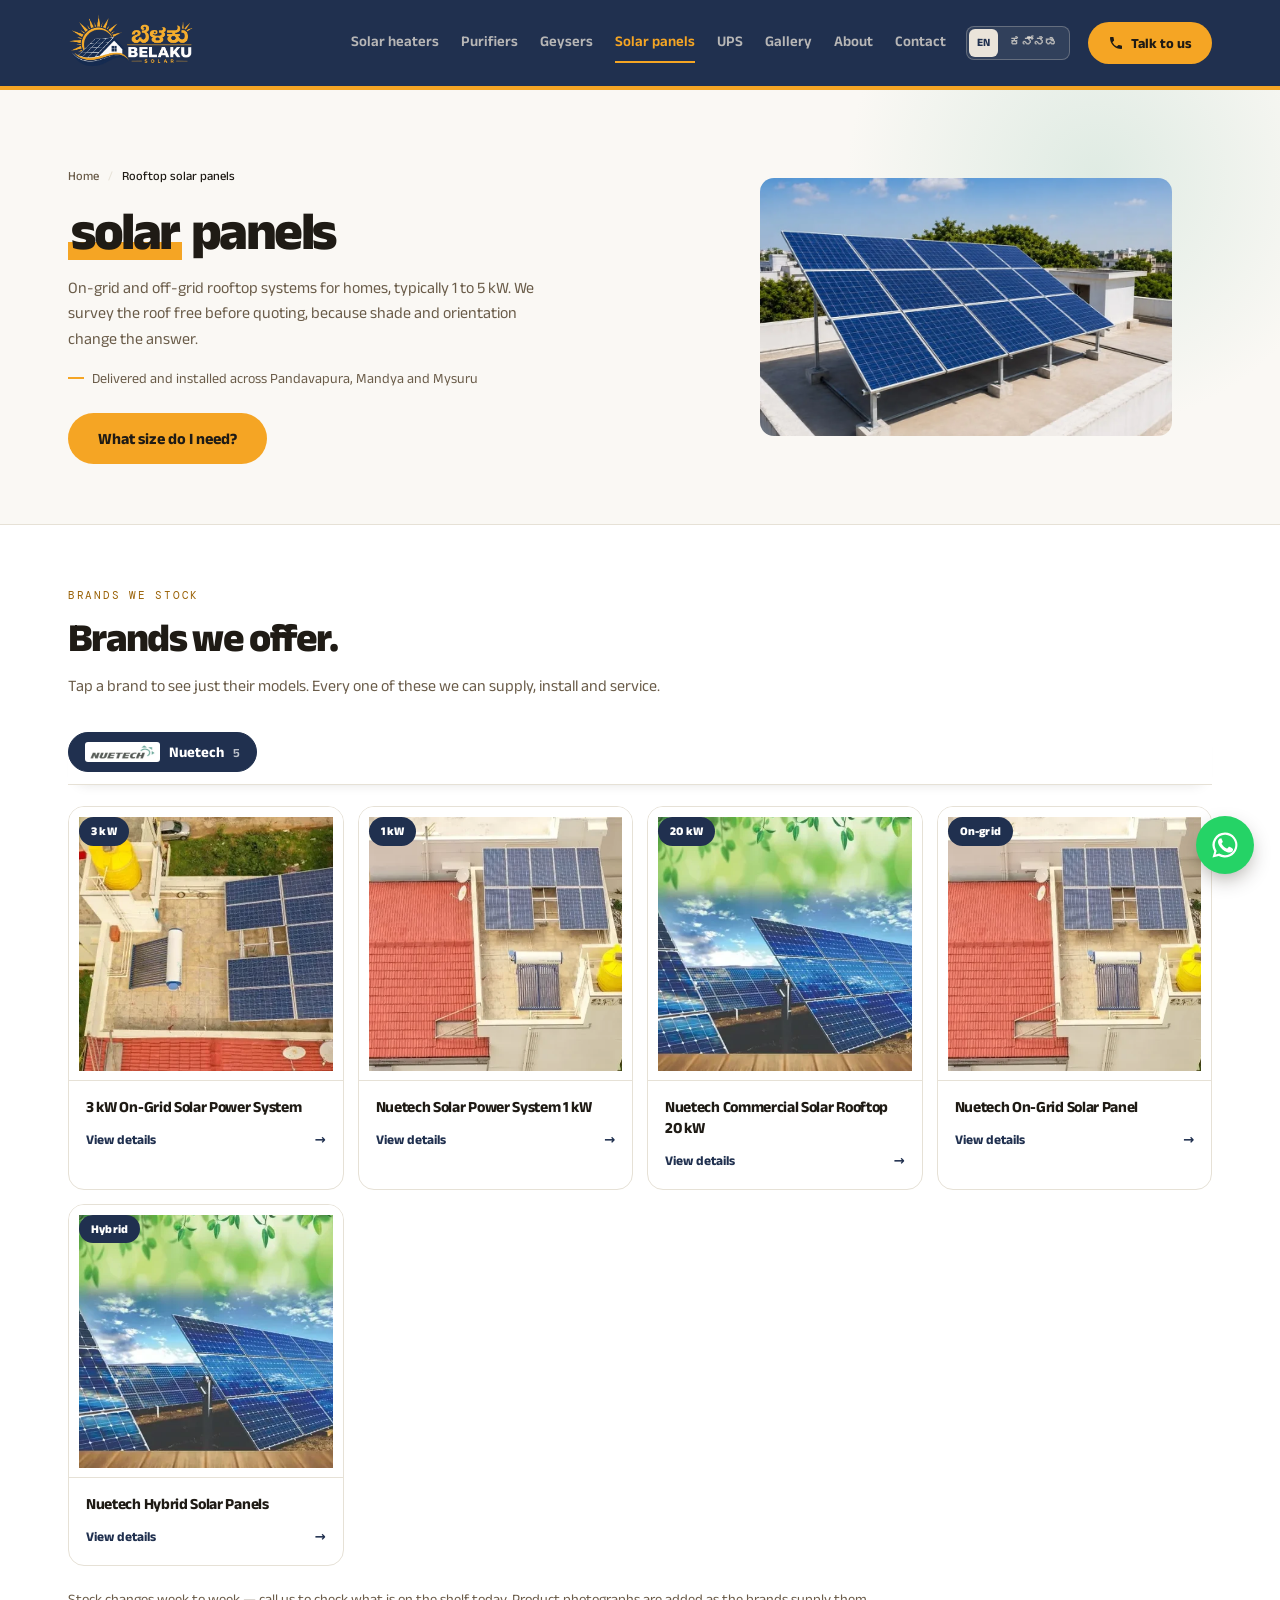
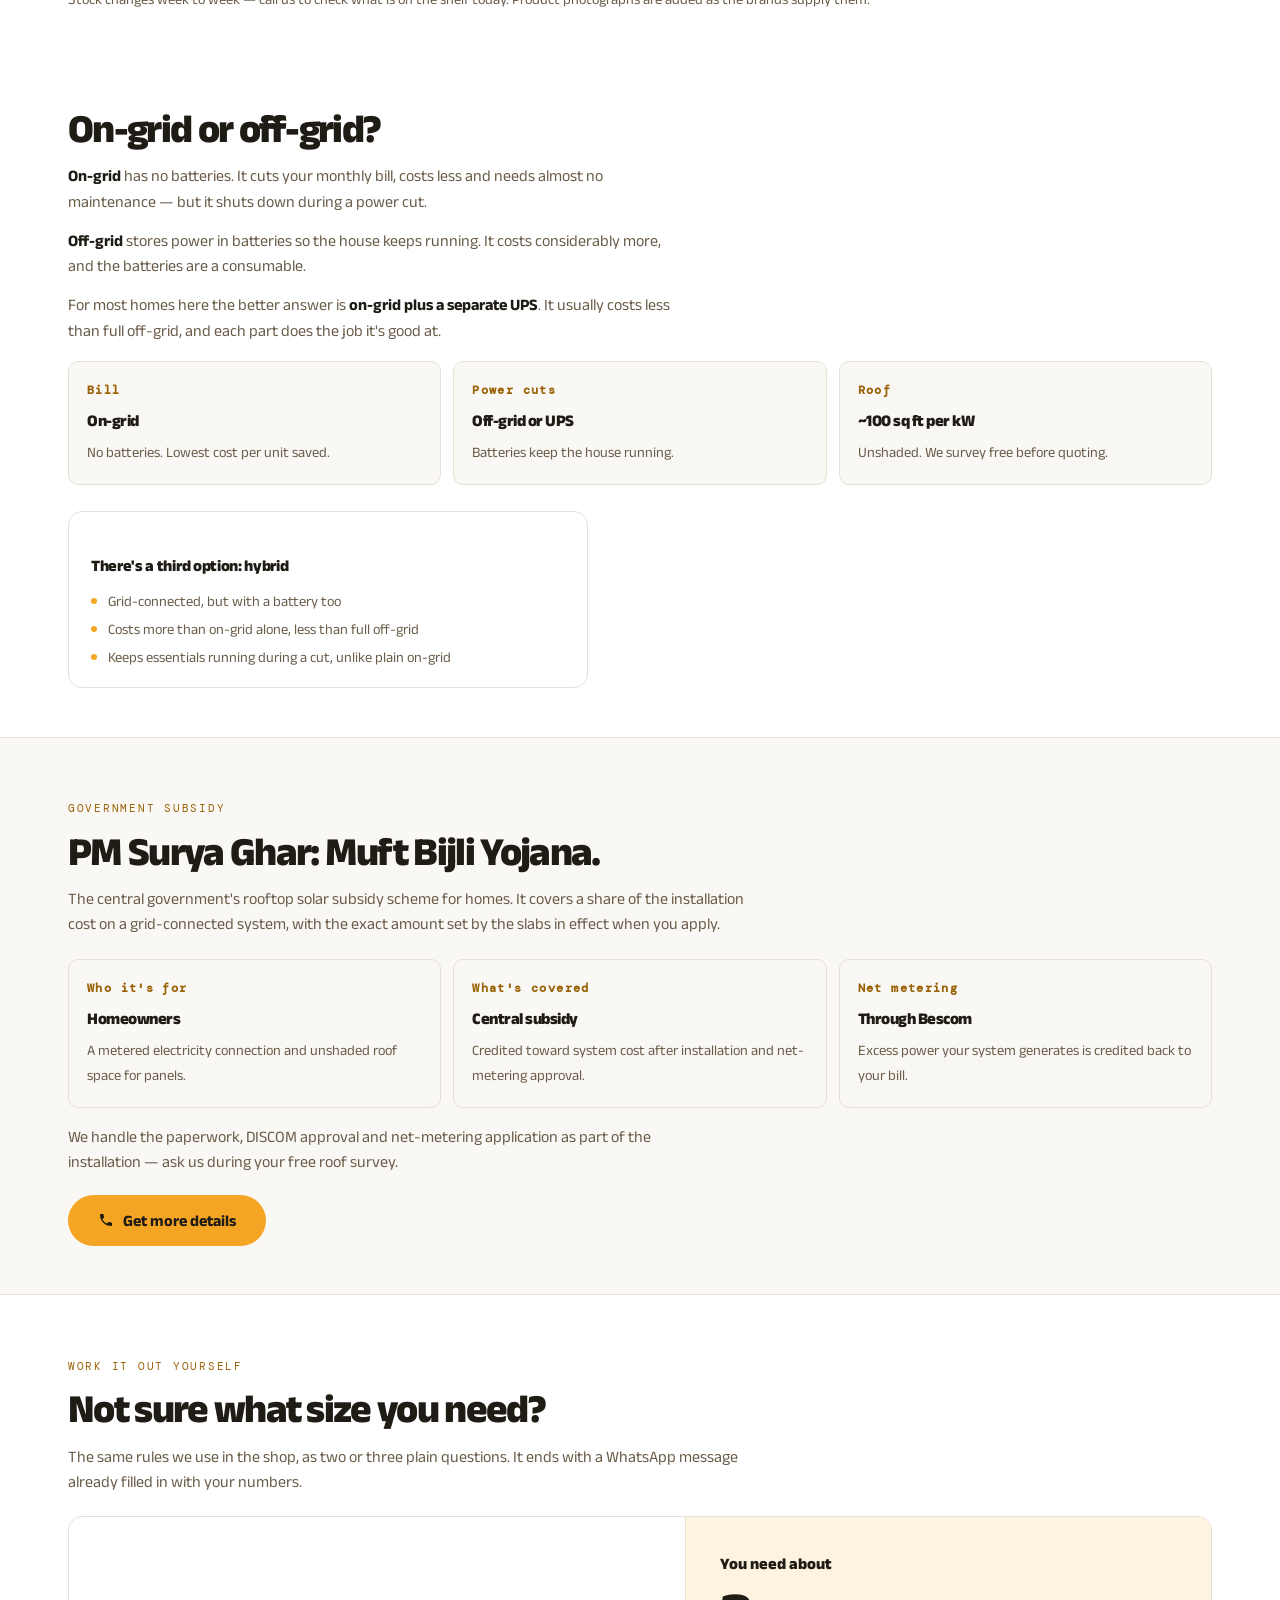
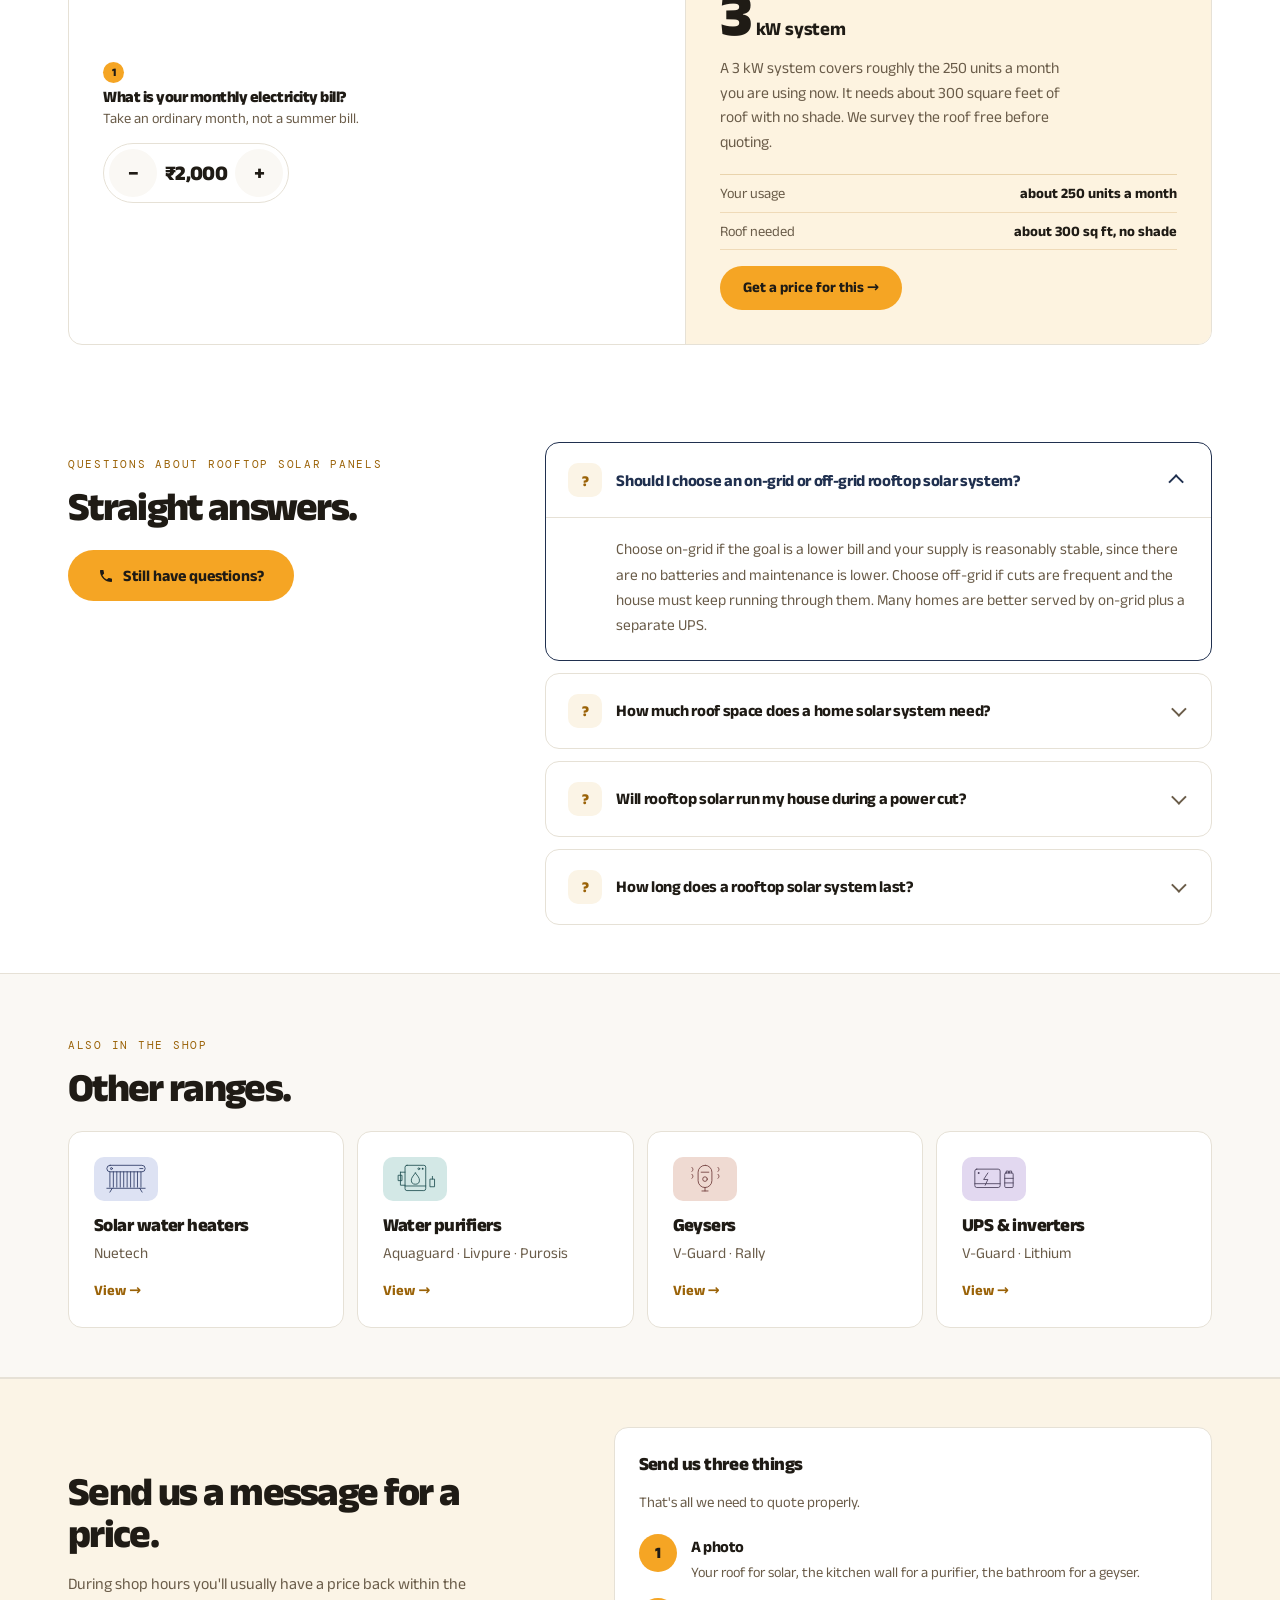
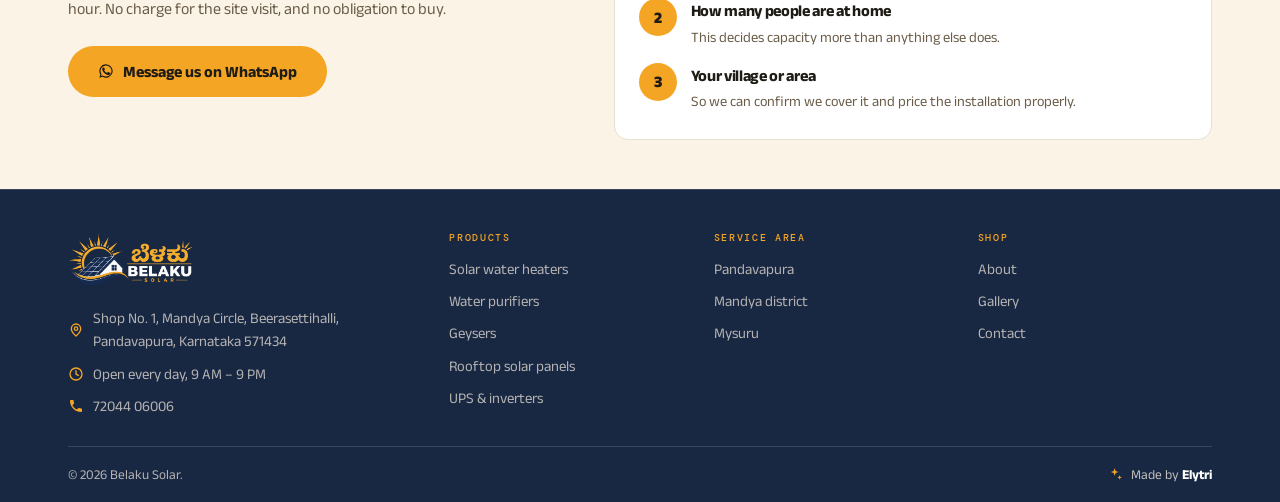
<file: solar-panels.html>
<!DOCTYPE html>
<html lang="en-IN">
<head>
<meta charset="utf-8">
<meta name="viewport" content="width=device-width, initial-scale=1">
<title>Rooftop Solar Panels in Pandavapura, Mandya &amp; Mysuru — On-grid &amp; Off-grid — Belaku Solar</title>
<meta name="description" content="On-grid and off-grid rooftop solar systems for homes from 1 to 5 kW, with a free roof survey before quoting. Installed across Pandavapura, Mandya and Mysuru.">
<link rel="canonical" href="https://belakusolar.in/solar-panels/">
<!-- TEMP pre-launch: remove this line and restore index,follow,max-image-preview:large once belakusolar.in is DNS-live --><meta name="robots" content="noindex,nofollow">
<meta name="geo.region" content="IN-KA">
<meta name="geo.placename" content="Pandavapura, Mandya, Karnataka">
<meta property="og:type" content="website">
<meta property="og:locale" content="en_IN">
<meta property="og:site_name" content="Belaku Solar">
<meta property="og:title" content="Rooftop Solar Panels in Pandavapura, Mandya &amp; Mysuru — On-grid &amp; Off-grid — Belaku Solar">
<meta property="og:description" content="On-grid and off-grid rooftop solar systems for homes from 1 to 5 kW, with a free roof survey before quoting. Installed across Pandavapura, Mandya and Mysuru.">
<meta property="og:url" content="https://belakusolar.in/solar-panels/">
<meta name="twitter:card" content="summary_large_image">
<link rel="preconnect" href="https://fonts.googleapis.com">
<link rel="preconnect" href="https://fonts.gstatic.com" crossorigin>
<link href="https://fonts.googleapis.com/css2?family=Anek+Latin:wght@400;500;600;700;800&family=DM+Mono:wght@400;500&display=swap" rel="stylesheet">
<link rel="stylesheet" href="assets/css/site.css">
<link rel="preload" as="image" href="assets/img/cut-solar-panels.webp">
</head>
<body>
<a class="skip" href="#main">Skip to content</a>
<header class="hdr">
  <div class="wrap hdr__in">
    <a class="brand" href="index.html"><img src="assets/img/belaku-solar-logo.webp" alt="Belaku Solar" class="brand__img" width="200" height="101"></a>
    <nav class="nav" aria-label="Main"><a href="solar-water-heaters.html">Solar heaters</a><a href="water-purifiers.html">Purifiers</a><a href="geysers.html">Geysers</a><a href="solar-panels.html" aria-current="page">Solar panels</a><a href="ups-and-inverters.html">UPS</a><a href="gallery.html">Gallery</a><a href="about.html">About</a><a href="contact.html">Contact</a></nav>
    <div class="lang" role="group" aria-label="Language"><a href="#" aria-current="true">EN</a><a href="#" hreflang="kn" lang="kn">ಕನ್ನಡ</a></div>
    <a class="hdr__call" href="tel:+917204406006"><svg viewBox="0 0 24 24" fill="currentColor" aria-hidden="true"><path d="M6.6 10.8a15 15 0 0 0 6.6 6.6l2.2-2.2c.3-.3.7-.4 1-.2 1.2.4 2.4.6 3.6.6.6 0 1 .4 1 1V20c0 .6-.4 1-1 1A17 17 0 0 1 3 4c0-.6.4-1 1-1h3.5c.6 0 1 .4 1 1 0 1.3.2 2.5.6 3.6.1.4 0 .7-.2 1l-2.3 2.2Z"/></svg>Talk to us</a>
    <button class="burger" aria-expanded="false" aria-controls="mnav" aria-label="Menu"><span></span></button>
  </div>
  <nav class="mnav" id="mnav" aria-label="All pages"><div class="mnav__lang"><div class="lang" role="group" aria-label="Language"><a href="#" aria-current="true">EN</a><a href="#" hreflang="kn" lang="kn">ಕನ್ನಡ</a></div></div><a href="solar-water-heaters.html">Solar water heaters</a><a href="water-purifiers.html">Water purifiers</a><a href="geysers.html">Geysers</a><a href="solar-panels.html">Rooftop solar panels</a><a href="ups-and-inverters.html">UPS &amp; inverters</a><a href="gallery.html">Gallery</a><a href="about.html">About</a><a href="contact.html">Contact</a><a class="mnav__call" href="tel:+917204406006"><svg viewBox="0 0 24 24" fill="currentColor" aria-hidden="true"><path d="M6.6 10.8a15 15 0 0 0 6.6 6.6l2.2-2.2c.3-.3.7-.4 1-.2 1.2.4 2.4.6 3.6.6.6 0 1 .4 1 1V20c0 .6-.4 1-1 1A17 17 0 0 1 3 4c0-.6.4-1 1-1h3.5c.6 0 1 .4 1 1 0 1.3.2 2.5.6 3.6.1.4 0 .7-.2 1l-2.3 2.2Z"/></svg>72044 06006</a></nav>
</header>
<main id="main">

<section class="phero tone-4">
  <div class="wrap phero__in">
    <div>
      <p class="crumb"><a href="index.html">Home</a><i>/</i><b>Rooftop solar panels</b></p>
      <h1><mark>solar</mark> panels</h1>
      <p class="phero__lede">On-grid and off-grid rooftop systems for homes, typically 1 to 5 kW. We survey the roof free before quoting, because shade and orientation change the answer.</p>
      <p class="phero__note">Delivered and installed across Pandavapura, Mandya and Mysuru</p>
      <div class="cta" style="margin-top:24px">
        <a class="btn btn--gold" href="#sizing">What size do I need?</a>
      </div>
    </div>
    <figure class="phero__art phero__art--photo"><img src="assets/img/cut-solar-panels.webp" alt="Rooftop solar panel array installed on a terrace" fetchpriority="high" decoding="async"></figure>
  </div>
</section>


<section class="sec" id="brands">
  <div class="wrap">
    <div class="head">
      <p class="m">Brands we stock</p>
      <h2 class="h2">Brands we offer.</h2>
      <p>Tap a brand to see just their models. Every one of these we can supply, install and service.</p>
    </div>
    <div class="bfilter" role="tablist" aria-label="Filter by brand"><button type="button" role="tab" data-b="nuetech" aria-selected="true" tabindex="0"><img src="assets/img/logo-nuetech.webp" alt="">Nuetech <span>5</span></button></div><div class="pgrid-b"><article class="pcard" data-b="nuetech" tabindex="0" role="button" aria-label="3 kW On-Grid Solar Power System &mdash; view details" data-brand="Nuetech" data-name="3 kW On-Grid Solar Power System" data-desc="A 3 kW on-grid system for homes. Solar power is used first, and anything above what the panels produce is drawn from the grid." data-img="assets/img/band-solar-panels.webp" data-spec="<li><span>Capacity</span><b>3 kW</b></li><li><span>Type</span><b>On-grid</b></li><li><span>Daily generation</span><b>about 12 units</b></li><li><span>Module efficiency</span><b>22.5%</b></li><li><span>Certification</span><b>IEC, BIS &middot; MNRE approved</b></li><li><span>Monitoring</span><b>Online, Wi-Fi</b></li>" data-cols="" data-wa="https://wa.me/917204406006?text=Hi%20Belaku%20Solar%2C%20I%20am%20interested%20in%20the%20Nuetech%203%20kW%20On-Grid%20Solar%20Power%20System.%20What%20would%20it%20cost%3F" data-head="3 kW"><div class="pcard__img"><img src="assets/img/band-solar-panels.webp" alt="3 kW On-Grid Solar Power System" loading="lazy" decoding="async"><span class="pcard__cap">3 kW</span></div><div class="pcard__b"><b>3 kW On-Grid Solar Power System</b><span class="pcard__more">View details <i>&rarr;</i></span></div></article><article class="pcard" data-b="nuetech" tabindex="0" role="button" aria-label="Nuetech Solar Power System 1 kW &mdash; view details" data-brand="Nuetech" data-name="Nuetech Solar Power System 1 kW" data-desc="A home solar system that turns sunlight into clean electricity, reducing what you draw from the grid." data-img="assets/img/nuetech-solar-power-system-1kw.webp" data-spec="<li><span>Capacity</span><b>1 kW</b></li><li><span>Application</span><b>Home</b></li><li><span>Warranty</span><b>25 years</b></li><li><span>IP rating</span><b>IP66</b></li><li><span>Brand</span><b>Nuetech Solar</b></li>" data-cols="" data-wa="https://wa.me/917204406006?text=Hi%20Belaku%20Solar%2C%20I%20am%20interested%20in%20the%20Nuetech%20Nuetech%20Solar%20Power%20System%201%20kW.%20What%20would%20it%20cost%3F" data-head="1 kW"><div class="pcard__img"><img src="assets/img/nuetech-solar-power-system-1kw.webp" alt="Nuetech Solar Power System 1 kW" loading="lazy" decoding="async"><span class="pcard__cap">1 kW</span></div><div class="pcard__b"><b>Nuetech Solar Power System 1 kW</b><span class="pcard__more">View details <i>&rarr;</i></span></div></article><article class="pcard" data-b="nuetech" tabindex="0" role="button" aria-label="Nuetech Commercial Solar Rooftop 20 kW &mdash; view details" data-brand="Nuetech" data-name="Nuetech Commercial Solar Rooftop 20 kW" data-desc="A 20 kW system for commercial buildings, so a business generates its own power and leans less on the grid." data-img="assets/img/nuetech-commercial-solar-rooftop-20kw.webp" data-spec="<li><span>Capacity</span><b>20 kW</b></li><li><span>Type</span><b>Solar rooftop</b></li><li><span>Warranty</span><b>5 years</b></li><li><span>Mounting</span><b>Standard tin shed</b></li><li><span>Origin</span><b>Made in India</b></li><li><span>Subsidy</span><b>State subsidy applicable</b></li>" data-cols="" data-wa="https://wa.me/917204406006?text=Hi%20Belaku%20Solar%2C%20I%20am%20interested%20in%20the%20Nuetech%20Nuetech%20Commercial%20Solar%20Rooftop%2020%20kW.%20What%20would%20it%20cost%3F" data-head="20 kW"><div class="pcard__img"><img src="assets/img/nuetech-commercial-solar-rooftop-20kw.webp" alt="Nuetech Commercial Solar Rooftop 20 kW" loading="lazy" decoding="async"><span class="pcard__cap">20 kW</span></div><div class="pcard__b"><b>Nuetech Commercial Solar Rooftop 20 kW</b><span class="pcard__more">View details <i>&rarr;</i></span></div></article><article class="pcard" data-b="nuetech" tabindex="0" role="button" aria-label="Nuetech On-Grid Solar Panel &mdash; view details" data-brand="Nuetech" data-name="Nuetech On-Grid Solar Panel" data-desc="An on-grid solution that works alongside the electricity grid. Suits homes and buildings already connected to a supply." data-img="assets/img/nuetech-solar-power-system-1kw.webp" data-spec="<li><span>Type</span><b>On-grid</b></li><li><span>Warranty</span><b>5 years</b></li><li><span>Mounting</span><b>Standard tin shed</b></li><li><span>Subsidy</span><b>State subsidy applicable</b></li>" data-cols="" data-wa="https://wa.me/917204406006?text=Hi%20Belaku%20Solar%2C%20I%20am%20interested%20in%20the%20Nuetech%20Nuetech%20On-Grid%20Solar%20Panel.%20What%20would%20it%20cost%3F" data-head="On-grid"><div class="pcard__img"><img src="assets/img/nuetech-solar-power-system-1kw.webp" alt="Nuetech On-Grid Solar Panel" loading="lazy" decoding="async"><span class="pcard__cap">On-grid</span></div><div class="pcard__b"><b>Nuetech On-Grid Solar Panel</b><span class="pcard__more">View details <i>&rarr;</i></span></div></article><article class="pcard" data-b="nuetech" tabindex="0" role="button" aria-label="Nuetech Hybrid Solar Panels &mdash; view details" data-brand="Nuetech" data-name="Nuetech Hybrid Solar Panels" data-desc="A hybrid solution that generates electricity from sunlight and can be installed with a standard mounting structure." data-img="assets/img/nuetech-commercial-solar-rooftop-20kw.webp" data-spec="<li><span>Type</span><b>Hybrid</b></li><li><span>Warranty</span><b>5 years</b></li><li><span>Mounting</span><b>Standard tin shed</b></li><li><span>Subsidy</span><b>State subsidy applicable</b></li>" data-cols="" data-wa="https://wa.me/917204406006?text=Hi%20Belaku%20Solar%2C%20I%20am%20interested%20in%20the%20Nuetech%20Nuetech%20Hybrid%20Solar%20Panels.%20What%20would%20it%20cost%3F" data-head="Hybrid"><div class="pcard__img"><img src="assets/img/nuetech-commercial-solar-rooftop-20kw.webp" alt="Nuetech Hybrid Solar Panels" loading="lazy" decoding="async"><span class="pcard__cap">Hybrid</span></div><div class="pcard__b"><b>Nuetech Hybrid Solar Panels</b><span class="pcard__more">View details <i>&rarr;</i></span></div></article></div><p class="bnote">Stock changes week to week &mdash; call us to check what is on the shelf today. Product photographs are added as the brands supply them.</p>
  </div>
</section>

<section class="sec">
  <div class="wrap">
    <div class="pbody"><h2 class="h2">On-grid or off-grid?</h2>
<div class="prose" style="margin-top:14px">
<p><strong>On-grid</strong> has no batteries. It cuts your monthly bill, costs less and needs almost no maintenance — but it shuts down during a power cut.</p>
<p><strong>Off-grid</strong> stores power in batteries so the house keeps running. It costs considerably more, and the batteries are a consumable.</p>
<p>For most homes here the better answer is <strong>on-grid plus a separate UPS</strong>. It usually costs less than full off-grid, and each part does the job it's good at.</p>
</div>
<div class="flow">
  <div><b>Bill</b><strong>On-grid</strong><span>No batteries. Lowest cost per unit saved.</span></div>
  <div><b>Power cuts</b><strong>Off-grid or UPS</strong><span>Batteries keep the house running.</span></div>
  <div><b>Roof</b><strong>~100 sq ft per kW</strong><span>Unshaded. We survey free before quoting.</span></div>
</div>

<div class="cmp__card" style="margin-top:26px;max-width:520px"><h4>There's a third option: hybrid</h4><ul>
    <li>Grid-connected, but with a battery too</li>
    <li>Costs more than on-grid alone, less than full off-grid</li>
    <li>Keeps essentials running during a cut, unlike plain on-grid</li>
  </ul></div></div>
  </div>
</section>

<section class="sec sec--soft" id="surya-ghar">
  <div class="wrap">
    <div class="head">
      <p class="m">Government subsidy</p>
      <h2 class="h2">PM Surya Ghar: Muft Bijli Yojana.</h2>
      <p>The central government's rooftop solar subsidy scheme for homes. It covers a share of the installation cost on a grid-connected system, with the exact amount set by the slabs in effect when you apply.</p>
    </div>
    <div class="flow">
      <div><b>Who it's for</b><strong>Homeowners</strong><span>A metered electricity connection and unshaded roof space for panels.</span></div>
      <div><b>What's covered</b><strong>Central subsidy</strong><span>Credited toward system cost after installation and net-metering approval.</span></div>
      <div><b>Net metering</b><strong>Through Bescom</strong><span>Excess power your system generates is credited back to your bill.</span></div>
    </div>
    <div class="prose" style="margin-top:16px"><p>We handle the paperwork, DISCOM approval and net-metering application as part of the installation &mdash; ask us during your free roof survey.</p></div>
    <div class="cta" style="margin-top:20px">
      <a class="btn btn--gold" href="tel:+917204406006"><svg viewBox="0 0 24 24" fill="currentColor" aria-hidden="true"><path d="M6.6 10.8a15 15 0 0 0 6.6 6.6l2.2-2.2c.3-.3.7-.4 1-.2 1.2.4 2.4.6 3.6.6.6 0 1 .4 1 1V20c0 .6-.4 1-1 1A17 17 0 0 1 3 4c0-.6.4-1 1-1h3.5c.6 0 1 .4 1 1 0 1.3.2 2.5.6 3.6.1.4 0 .7-.2 1l-2.3 2.2Z"/></svg>Get more details</a>
    </div>
  </div>
</section>

<section class="sec" id="sizing">
  <div class="wrap">
    <div class="head">
      <p class="m">Work it out yourself</p>
      <h2 class="h2">Not sure what size you need?</h2>
      <p>The same rules we use in the shop, as two or three plain questions. It ends with a WhatsApp message already filled in with your numbers.</p>
    </div>
    <div class="calc" id="calc"><div data-calc="solar"><div class="calc__b"><div class="calc__q"><div class="q"><span class="q__n">1</span><h3>What is your monthly electricity bill?</h3><p class="q__hint">Take an ordinary month, not a summer bill.</p><div class="step" data-field="bill" data-value="2000" data-min="500" data-max="12000" data-step="500" data-prefix="₹" data-suffix=""><button type="button" data-d="-1" aria-label="Decrease">&minus;</button><b></b><button type="button" data-d="1" aria-label="Increase">+</button></div></div></div><div class="calc__r" aria-live="polite"><p class="calc__rk">You need about</p><p class="calc__rv" data-out="v"></p><p class="calc__why" data-out="why"></p><div class="calc__rows" data-out="rows"></div><a class="btn btn--gold btn--sm" data-out="wa" href="#">Get a price for this &rarr;</a></div></div></div></div>
  </div>
</section>

<section class="sec">
  <div class="wrap">
    <div class="faqx">
      <div class="faqx__h"><div class="head">
        <p class="m">Questions about rooftop solar panels</p>
        <h2 class="h2">Straight answers.</h2>
        <div class="cta" style="margin-top:22px">
          <a class="btn btn--gold" href="tel:+917204406006"><svg viewBox="0 0 24 24" fill="currentColor" aria-hidden="true"><path d="M6.6 10.8a15 15 0 0 0 6.6 6.6l2.2-2.2c.3-.3.7-.4 1-.2 1.2.4 2.4.6 3.6.6.6 0 1 .4 1 1V20c0 .6-.4 1-1 1A17 17 0 0 1 3 4c0-.6.4-1 1-1h3.5c.6 0 1 .4 1 1 0 1.3.2 2.5.6 3.6.1.4 0 .7-.2 1l-2.3 2.2Z"/></svg>Still have questions?</a>
        </div>
      </div></div>
      <div class="faq">
<details open><summary>Should I choose an on-grid or off-grid rooftop solar system?</summary><p>Choose on-grid if the goal is a lower bill and your supply is reasonably stable, since there are no batteries and maintenance is lower. Choose off-grid if cuts are frequent and the house must keep running through them. Many homes are better served by on-grid plus a separate UPS.</p></details>
<details><summary>How much roof space does a home solar system need?</summary><p>Roughly 100 square feet of unshaded roof per kilowatt, so a typical 3 kW home system needs around 300 square feet. The roof also has to be free of shade for most of the day, which is what the free survey checks.</p></details>
<details><summary>Will rooftop solar run my house during a power cut?</summary><p>An on-grid system will not, because it shuts down automatically during a cut for the safety of line workers. Only off-grid or hybrid systems with batteries keep running, which is why many homes pair on-grid solar with a separate UPS.</p></details>
<details><summary>How long does a rooftop solar system last?</summary><p>Panels typically carry performance warranties measured in decades and the inverter is usually the first component to need replacing. Batteries, where fitted, are the shortest-lived part, which is one more reason on-grid systems need less attention over time.</p></details>
</div>
    </div>
  </div>
</section>

<section class="sec sec--soft">
  <div class="wrap">
    <div class="head"><p class="m">Also in the shop</p><h2 class="h2">Other ranges.</h2></div>
    <div class="grid3"><a class="card tone-1" href="solar-water-heaters.html"><span class="card__i"><svg viewBox="0 0 120 80" fill="none" stroke="currentColor" stroke-width="2.2" stroke-linecap="round" stroke-linejoin="round"><rect x="10" y="6" width="100" height="17" rx="8.5"/><path d="M96 14.5h8"/><circle cx="22" cy="14.5" r="2.6"/><path d="M18 23v40M27 23v40M36 23v40M45 23v40M54 23v40M63 23v40M72 23v40M81 23v40M90 23v40M99 23v40"/><path d="M10 66h100"/><path d="M24 66l-6 10M96 66l6 10"/></svg></span><h3>Solar water heaters</h3><p>Nuetech</p><span class="card__go">View →</span></a><a class="card tone-2" href="water-purifiers.html"><span class="card__i"><svg viewBox="0 0 120 80" fill="none" stroke="currentColor" stroke-width="2.2" stroke-linecap="round" stroke-linejoin="round"><rect x="34" y="6" width="54" height="66" rx="5"/><path d="M61 26c6.5 8.4 10.6 13.1 10.6 18.8a10.6 10.6 0 1 1-21.2 0C50.4 39.1 54.5 34.4 61 26z"/><path d="M34 60h54"/><circle cx="80" cy="15" r="2.4" fill="currentColor" stroke="none"/><circle cx="70" cy="15" r="2.4"/><path d="M22 24h12M22 24v34h12M17 32h9v14h-9z"/><path d="M100 42h11v20h-11zM105.5 42v-7"/></svg></span><h3>Water purifiers</h3><p>Aquaguard · Livpure · Purosis</p><span class="card__go">View →</span></a><a class="card tone-3" href="geysers.html"><span class="card__i"><svg viewBox="0 0 120 80" fill="none" stroke="currentColor" stroke-width="2.2" stroke-linecap="round" stroke-linejoin="round"><rect x="42" y="6" width="36" height="58" rx="18"/><path d="M50 24h20"/><circle cx="60" cy="42" r="6"/><path d="M60 64v9M52 73h16"/><path d="M26 22c3.5-3.5 3.5-7 0-10.5M26 40c3.5-3.5 3.5-7 0-10.5M94 22c3.5-3.5 3.5-7 0-10.5M94 40c3.5-3.5 3.5-7 0-10.5"/></svg></span><h3>Geysers</h3><p>V-Guard · Rally</p><span class="card__go">View →</span></a><a class="card tone-5" href="ups-and-inverters.html"><span class="card__i"><svg viewBox="0 0 120 80" fill="none" stroke="currentColor" stroke-width="2.2" stroke-linecap="round" stroke-linejoin="round"><rect x="10" y="16" width="66" height="48" rx="5"/><path d="M44 26l-11 17h11l-7 15"/><circle cx="20" cy="26" r="2.4" fill="currentColor" stroke="none"/><path d="M10 54h66"/><rect x="88" y="26" width="22" height="38" rx="3"/><path d="M92 26v-5h6v5M100 26v-5h6v5"/><path d="M88 40h22M88 52h22"/></svg></span><h3>UPS &amp; inverters</h3><p>V-Guard · Lithium</p><span class="card__go">View →</span></a></div>
  </div>
</section>

<section class="close">
  <div class="wrap close__in">
    <div class="send">
      <h3>Send us three things</h3>
      <p>That's all we need to quote properly.</p>
      <ol>
        <li><div><b>A photo</b><span>Your roof for solar, the kitchen wall for a purifier, the bathroom for a geyser.</span></div></li>
        <li><div><b>How many people are at home</b><span>This decides capacity more than anything else does.</span></div></li>
        <li><div><b>Your village or area</b><span>So we can confirm we cover it and price the installation properly.</span></div></li>
      </ol>
    </div>
    <div>
      <h2>Send us a message for a price.</h2>
      <p>During shop hours you'll usually have a price back within the hour. No charge for the site visit, and no obligation to buy.</p>
      <div class="cta" style="margin-top:24px">
        <a class="btn btn--gold" href="https://wa.me/917204406006?text=Hi%20Belaku%20Solar%2C%20I%20would%20like%20a%20price.%20My%20details%3A%20" target="_blank" rel="noopener"><svg viewBox="0 0 24 24" fill="currentColor" aria-hidden="true"><path d="M17.5 14.4c-.3-.2-1.7-.9-2-1-.3-.1-.5-.1-.6.1-.2.3-.7.9-.9 1.1-.2.2-.3.2-.6.1-1.7-.9-2.9-1.6-4-3.6-.3-.5.3-.5.8-1.5.1-.2 0-.4 0-.5s-.6-1.5-.9-2c-.2-.5-.4-.4-.6-.4h-.5c-.2 0-.5.1-.8.4-.3.3-1 1-1 2.5s1.1 2.9 1.2 3.1c.2.2 2.1 3.2 5.1 4.51.9.8 2.6.9 3.5.7.6-.1 1.7-.7 2-1.4.2-.7.2-1.2.2-1.4-.1-.1-.3-.2-.6-.3M12 2a10 10 0 0 0-8.6 15.1L2 22l5-1.3A10 10 0 1 0 12 2m0 18.2a8.2 8.2 0 0 1-4.2-1.2l-.3-.2-3 .8.8-2.9-.2-.3A8.2 8.2 0 1 1 12 20.2"/></svg>Message us on WhatsApp</a>
      </div>
    </div>
  </div>
</section>

</main>
<footer class="ftr">
  <div class="wrap">
    <div class="ftr__g">
      <div>
        <a class="brand" href="index.html"><img src="assets/img/belaku-solar-logo.webp" alt="Belaku Solar" class="brand__img" width="200" height="101"></a>
        <p style="margin-top:13px;max-width:34ch"><svg viewBox="0 0 24 24" fill="none" stroke="currentColor" stroke-width="2" stroke-linecap="round" stroke-linejoin="round" aria-hidden="true"><path d="M12 21s7-6.3 7-11a7 7 0 1 0-14 0c0 4.7 7 11 7 11z"/><circle cx="12" cy="10" r="2.6"/></svg><a href="https://maps.app.goo.gl/2wfsnK6R1mSJvMP8A" target="_blank" rel="noopener">Shop No. 1, Mandya Circle, Beerasettihalli,<br>Pandavapura, Karnataka 571434</a></p>
        <p style="margin-top:9px"><svg viewBox="0 0 24 24" fill="none" stroke="currentColor" stroke-width="2" stroke-linecap="round" aria-hidden="true"><circle cx="12" cy="12" r="9"/><path d="M12 7v5l3.5 2"/></svg><span>Open every day, 9 AM &ndash; 9 PM</span></p>
        <p style="margin-top:9px"><svg viewBox="0 0 24 24" fill="currentColor" aria-hidden="true"><path d="M6.6 10.8a15 15 0 0 0 6.6 6.6l2.2-2.2c.3-.3.7-.4 1-.2 1.2.4 2.4.6 3.6.6.6 0 1 .4 1 1V20c0 .6-.4 1-1 1A17 17 0 0 1 3 4c0-.6.4-1 1-1h3.5c.6 0 1 .4 1 1 0 1.3.2 2.5.6 3.6.1.4 0 .7-.2 1l-2.3 2.2Z"/></svg><a href="tel:+917204406006">72044 06006</a></p>
      </div>
      <div><h3>Products</h3><ul><li><a href="solar-water-heaters.html">Solar water heaters</a></li><li><a href="water-purifiers.html">Water purifiers</a></li><li><a href="geysers.html">Geysers</a></li><li><a href="solar-panels.html">Rooftop solar panels</a></li><li><a href="ups-and-inverters.html">UPS &amp; inverters</a></li></ul></div>
      <div><h3>Service area</h3><ul><li>Pandavapura</li><li>Mandya district</li><li>Mysuru</li></ul></div>
      <div><h3>Shop</h3><ul><li><a href="about.html">About</a></li><li><a href="gallery.html">Gallery</a></li><li><a href="contact.html">Contact</a></li></ul></div>
    </div>
    <div class="ftr__b">
      <span>© <span class="yr">2026</span> Belaku Solar.</span>
      <a class="made" href="https://elytri.com/" target="_blank" rel="noopener"><svg viewBox="0 0 24 24" fill="currentColor" aria-hidden="true"><path d="M9 2l1.6 4.4L15 8l-4.4 1.6L9 14l-1.6-4.4L3 8l4.4-1.6z"/><path d="M17 13l1 2.7 2.7 1-2.7 1-1 2.7-1-2.7-2.7-1 2.7-1z"/></svg><span>Made by <b>Elytri</b></span></a>
    </div>
  </div>
</footer>
<a class="wafab" href="https://wa.me/917204406006?text=Hi%20Belaku%20Solar%2C%20I%20would%20like%20a%20quote" aria-label="Message us on WhatsApp" target="_blank" rel="noopener"><svg viewBox="0 0 24 24" fill="currentColor" aria-hidden="true"><path d="M17.5 14.4c-.3-.2-1.7-.9-2-1-.3-.1-.5-.1-.6.1-.2.3-.7.9-.9 1.1-.2.2-.3.2-.6.1-1.7-.9-2.9-1.6-4-3.6-.3-.5.3-.5.8-1.5.1-.2 0-.4 0-.5s-.6-1.5-.9-2c-.2-.5-.4-.4-.6-.4h-.5c-.2 0-.5.1-.8.4-.3.3-1 1-1 2.5s1.1 2.9 1.2 3.1c.2.2 2.1 3.2 5.1 4.51.9.8 2.6.9 3.5.7.6-.1 1.7-.7 2-1.4.2-.7.2-1.2.2-1.4-.1-.1-.3-.2-.6-.3M12 2a10 10 0 0 0-8.6 15.1L2 22l5-1.3A10 10 0 1 0 12 2m0 18.2a8.2 8.2 0 0 1-4.2-1.2l-.3-.2-3 .8.8-2.9-.2-.3A8.2 8.2 0 1 1 12 20.2"/></svg><span>WhatsApp</span></a>
<script type="application/ld+json">{"@context":"https://schema.org","@graph":[{"@type":["Store","HomeAndConstructionBusiness"],"@id":"https://belakusolar.in/#business","name":"Belaku Solar","alternateName":"ಬೆಳಕು ಸೋಲಾರ್","description":"Authorised dealer for solar water heaters, RO water purifiers, geysers, rooftop solar panels and UPS systems in Pandavapura, serving Mandya and Mysuru.","url":"https://belakusolar.in/","telephone":"+917204406006","priceRange":"₹₹","currenciesAccepted":"INR","paymentAccepted":"Cash, UPI, Card, Bank Transfer","knowsLanguage":["kn","en"],"address":{"@type":"PostalAddress","streetAddress":"Shop No. 1, Mandya Circle, Beerasettihalli","addressLocality":"Pandavapura","addressRegion":"Karnataka","postalCode":"571434","addressCountry":"IN"},"geo":{"@type":"GeoCoordinates","latitude":12.5013966,"longitude":76.6748599},"areaServed":[{"@type":"City","name":"Pandavapura"},{"@type":"City","name":"Mandya"},{"@type":"City","name":"Mysuru"},{"@type":"City","name":"Srirangapatna"},{"@type":"City","name":"Maddur"},{"@type":"City","name":"Malavalli"},{"@type":"City","name":"K.R. Pete"},{"@type":"City","name":"Nagamangala"},{"@type":"AdministrativeArea","name":"Mandya District"}],"openingHoursSpecification":[{"@type":"OpeningHoursSpecification","dayOfWeek":["Monday","Tuesday","Wednesday","Thursday","Friday","Saturday","Sunday"],"opens":"09:00","closes":"21:00"}],"hasOfferCatalog":{"@type":"OfferCatalog","name":"Products and services","itemListElement":[{"@type":"Offer","itemOffered":{"@type":"Product","name":"Solar water heaters","brand":{"@type":"Brand","name":"Nuetech"}}},{"@type":"Offer","itemOffered":{"@type":"Product","name":"RO water purifiers","brand":[{"@type":"Brand","name":"Aquaguard"},{"@type":"Brand","name":"Livpure"}]}},{"@type":"Offer","itemOffered":{"@type":"Product","name":"Geysers","brand":[{"@type":"Brand","name":"V-Guard"},{"@type":"Brand","name":"Rally"}]}},{"@type":"Offer","itemOffered":{"@type":"Product","name":"Rooftop solar panels (on-grid and off-grid)","brand":{"@type":"Brand","name":"Nuetech"}}},{"@type":"Offer","itemOffered":{"@type":"Product","name":"Home UPS and inverters","brand":{"@type":"Brand","name":"V-Guard"}}}]}},{"@type":"Product","@id":"https://belakusolar.in/solar-panels/#product","name":"Rooftop solar panels","description":"On-grid and off-grid rooftop systems for homes, typically 1 to 5 kW. We survey the roof free before quoting, because shade and orientation change the answer.","brand":[{"@type":"Brand","name":"Nuetech"}],"offers":{"@type":"AggregateOffer","priceCurrency":"INR","availability":"https://schema.org/InStock","seller":{"@id":"https://belakusolar.in/#business"}},"areaServed":["Pandavapura","Mandya","Mysuru"]},{"@type":"FAQPage","@id":"https://belakusolar.in/solar-panels/#faq","mainEntity":[{"@type":"Question","name":"Should I choose an on-grid or off-grid rooftop solar system?","acceptedAnswer":{"@type":"Answer","text":"Choose on-grid if the goal is a lower bill and your supply is reasonably stable, since there are no batteries and maintenance is lower. Choose off-grid if cuts are frequent and the house must keep running through them. Many homes are better served by on-grid plus a separate UPS."}},{"@type":"Question","name":"How much roof space does a home solar system need?","acceptedAnswer":{"@type":"Answer","text":"Roughly 100 square feet of unshaded roof per kilowatt, so a typical 3 kW home system needs around 300 square feet. The roof also has to be free of shade for most of the day, which is what the free survey checks."}},{"@type":"Question","name":"Will rooftop solar run my house during a power cut?","acceptedAnswer":{"@type":"Answer","text":"An on-grid system will not, because it shuts down automatically during a cut for the safety of line workers. Only off-grid or hybrid systems with batteries keep running, which is why many homes pair on-grid solar with a separate UPS."}},{"@type":"Question","name":"How long does a rooftop solar system last?","acceptedAnswer":{"@type":"Answer","text":"Panels typically carry performance warranties measured in decades and the inverter is usually the first component to need replacing. Batteries, where fitted, are the shortest-lived part, which is one more reason on-grid systems need less attention over time."}}]},{"@type":"BreadcrumbList","itemListElement":[{"@type":"ListItem","position":1,"name":"Home","item":"https://belakusolar.in/"},{"@type":"ListItem","position":2,"name":"Rooftop solar panels","item":"https://belakusolar.in/solar-panels/"}]}]}</script>
<script src="assets/js/site.js" defer></script>
<script src="assets/js/mod-4e9fad68.js" defer></script>
<script src="assets/js/mod-fce9e1e0.js" defer></script>
<script src="assets/js/mod-e0408cbd.js" defer></script>
</body>
</html>
</file>
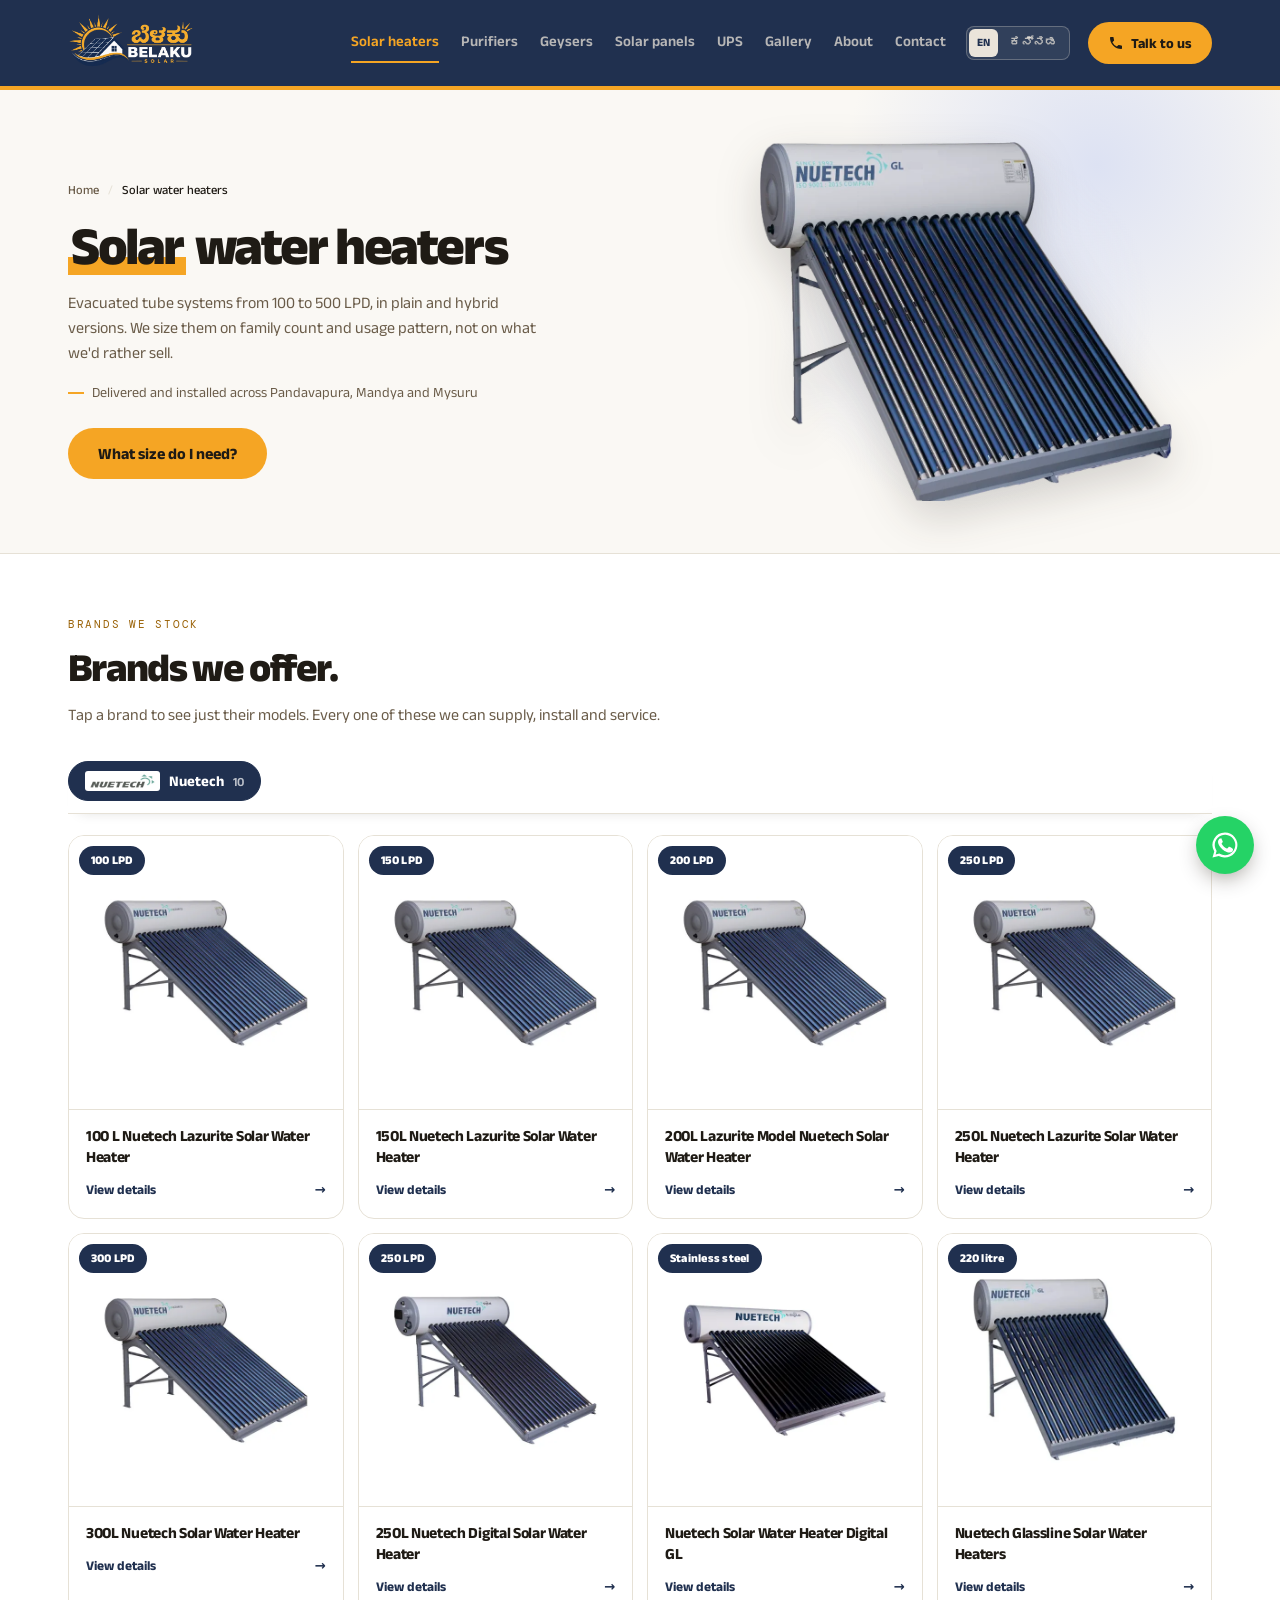
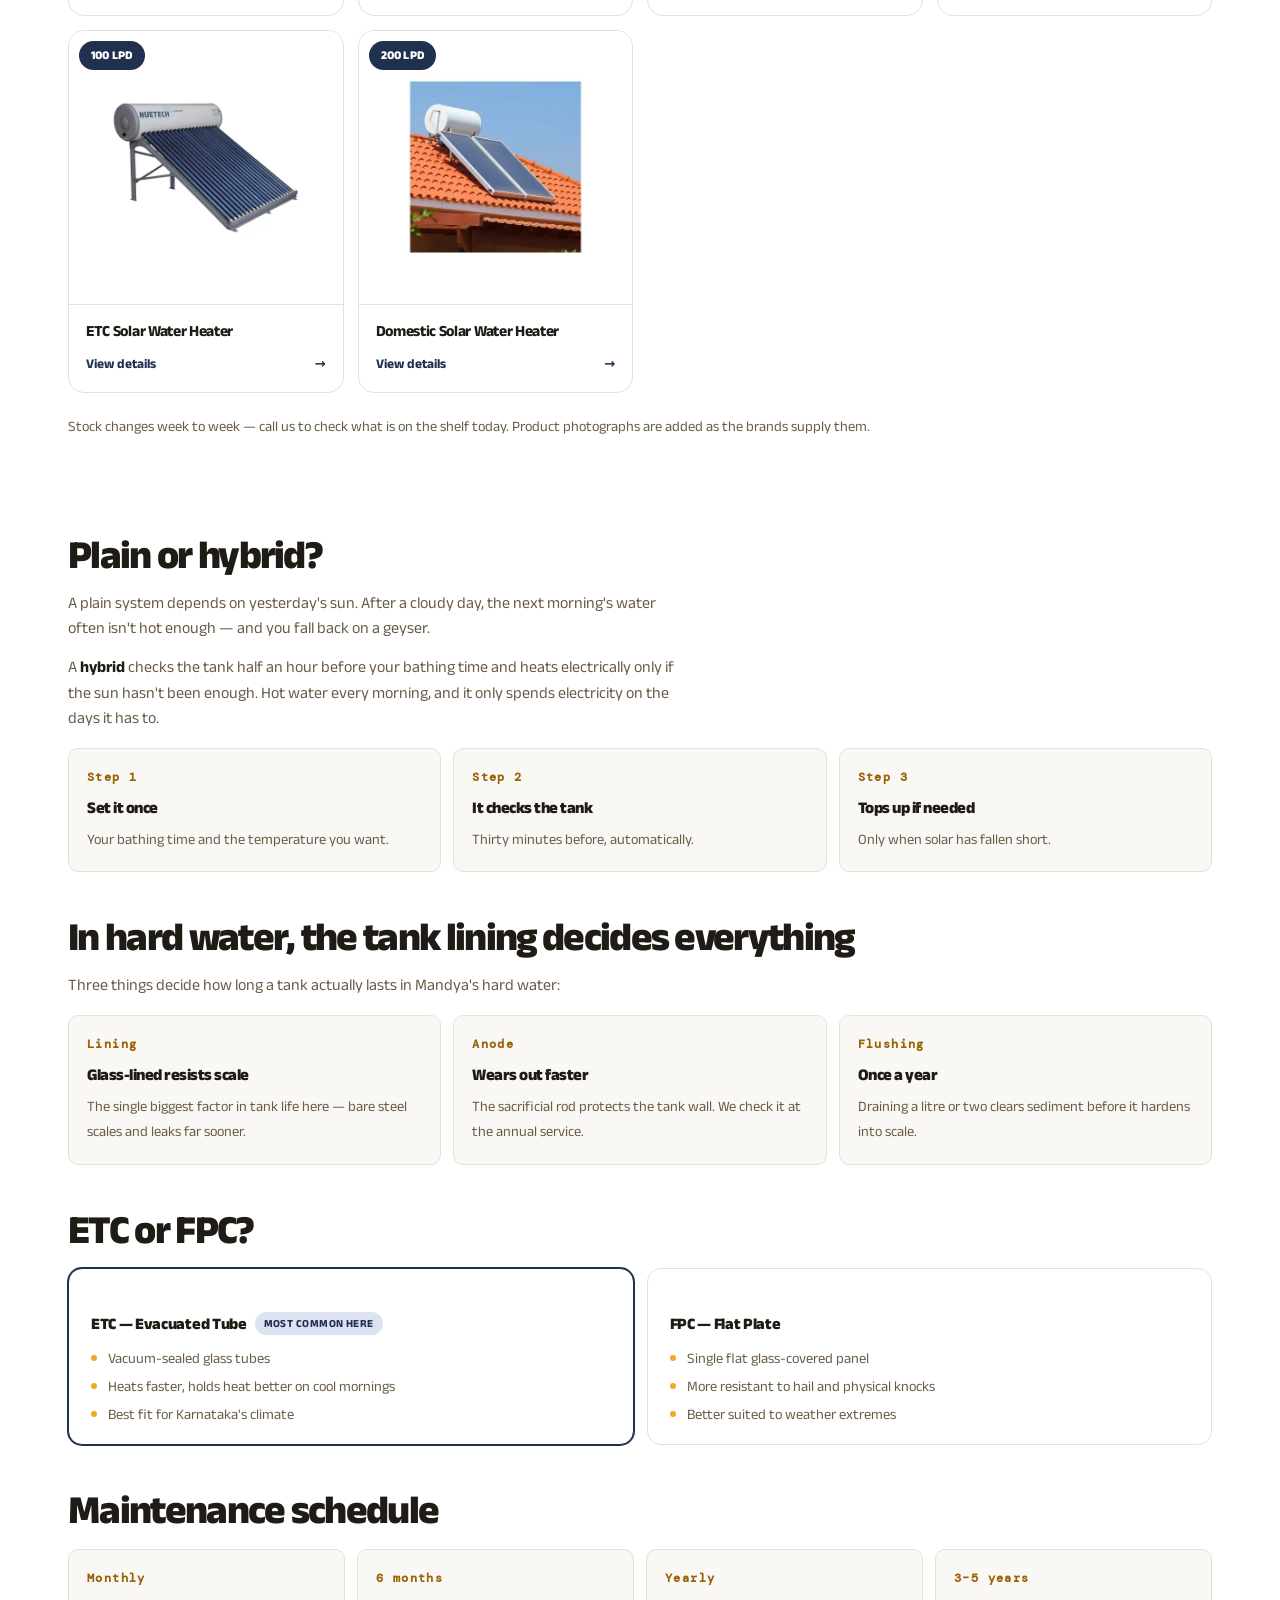
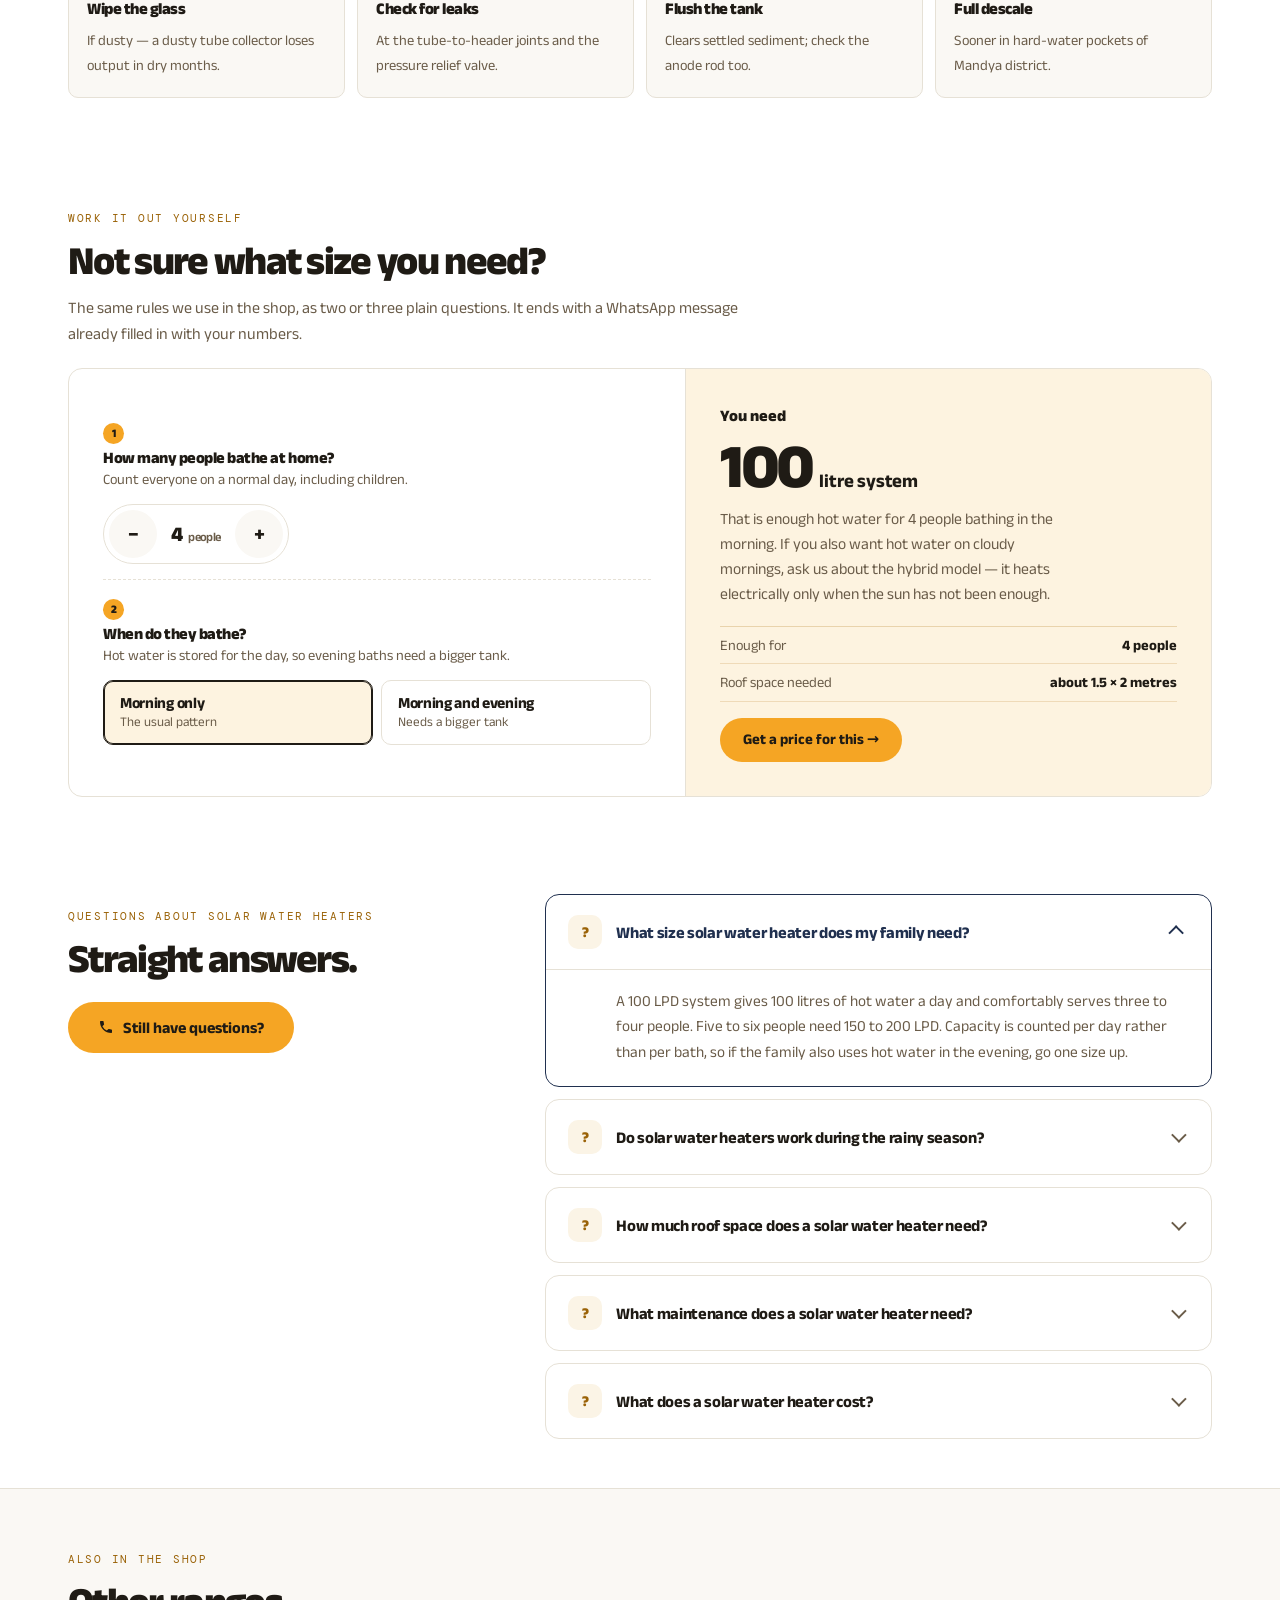
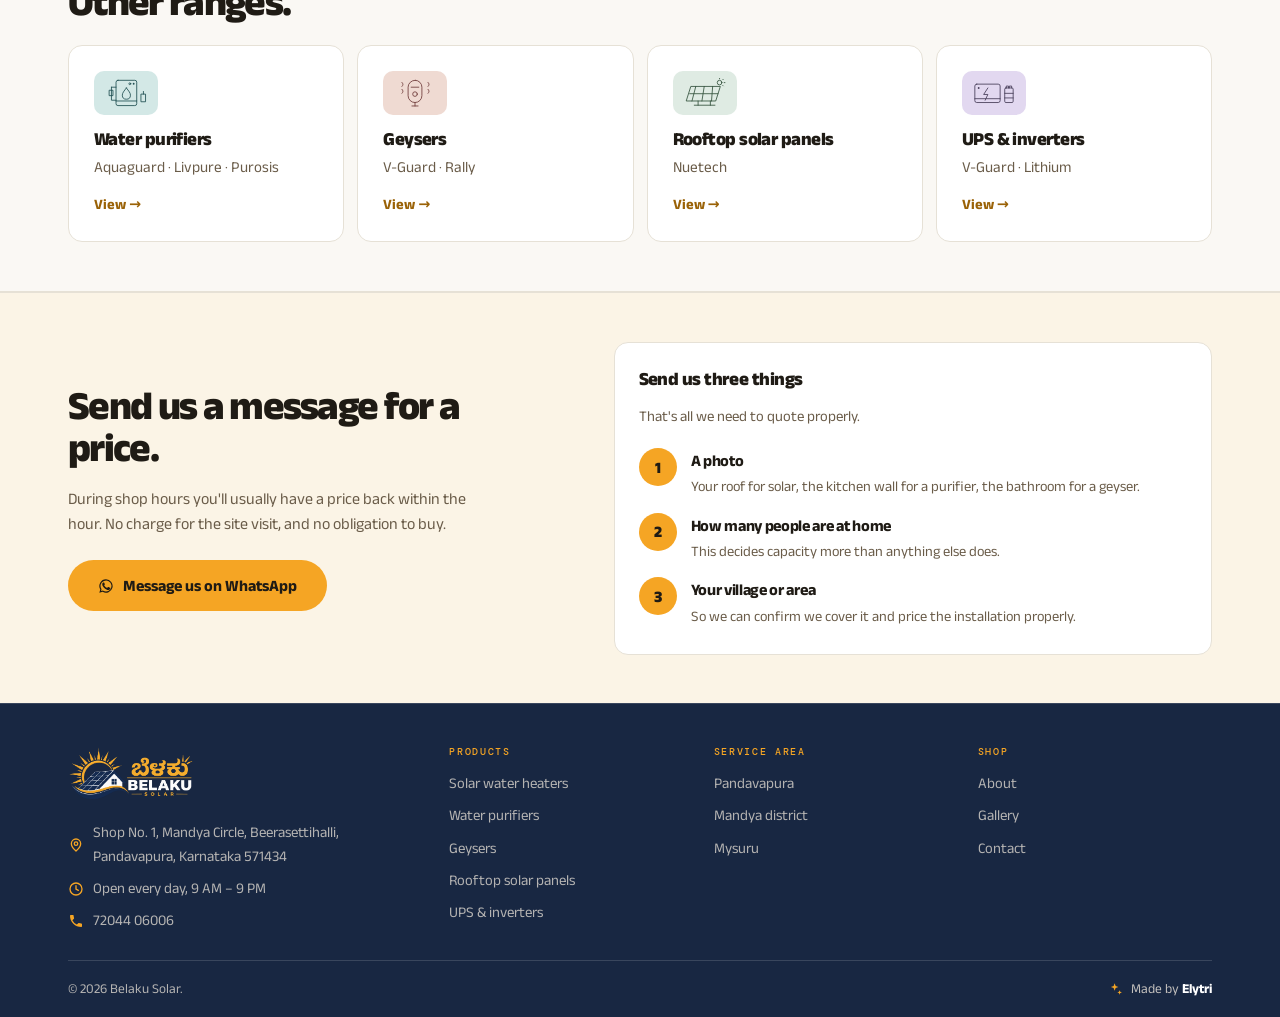
<file: solar-water-heaters.html>
<!DOCTYPE html>
<html lang="en-IN">
<head>
<meta charset="utf-8">
<meta name="viewport" content="width=device-width, initial-scale=1">
<title>Solar Water Heaters in Pandavapura, Mandya &amp; Mysuru — Nuetech — Belaku Solar</title>
<meta name="description" content="Nuetech solar water heaters from 100 to 500 LPD, including hybrid glass-lined models with digital controllers. Supplied, installed and serviced across Pandavapura, Mandya and Mysuru.">
<link rel="canonical" href="https://belakusolar.in/solar-water-heaters/">
<!-- TEMP pre-launch: remove this line and restore index,follow,max-image-preview:large once belakusolar.in is DNS-live --><meta name="robots" content="noindex,nofollow">
<meta name="geo.region" content="IN-KA">
<meta name="geo.placename" content="Pandavapura, Mandya, Karnataka">
<meta property="og:type" content="website">
<meta property="og:locale" content="en_IN">
<meta property="og:site_name" content="Belaku Solar">
<meta property="og:title" content="Solar Water Heaters in Pandavapura, Mandya &amp; Mysuru — Nuetech — Belaku Solar">
<meta property="og:description" content="Nuetech solar water heaters from 100 to 500 LPD, including hybrid glass-lined models with digital controllers. Supplied, installed and serviced across Pandavapura, Mandya and Mysuru.">
<meta property="og:url" content="https://belakusolar.in/solar-water-heaters/">
<meta name="twitter:card" content="summary_large_image">
<link rel="preconnect" href="https://fonts.googleapis.com">
<link rel="preconnect" href="https://fonts.gstatic.com" crossorigin>
<link href="https://fonts.googleapis.com/css2?family=Anek+Latin:wght@400;500;600;700;800&family=DM+Mono:wght@400;500&display=swap" rel="stylesheet">
<link rel="stylesheet" href="assets/css/site.css">
<link rel="preload" as="image" href="assets/img/cut-solar-water-heaters.webp">
</head>
<body>
<a class="skip" href="#main">Skip to content</a>
<header class="hdr">
  <div class="wrap hdr__in">
    <a class="brand" href="index.html"><img src="assets/img/belaku-solar-logo.webp" alt="Belaku Solar" class="brand__img" width="200" height="101"></a>
    <nav class="nav" aria-label="Main"><a href="solar-water-heaters.html" aria-current="page">Solar heaters</a><a href="water-purifiers.html">Purifiers</a><a href="geysers.html">Geysers</a><a href="solar-panels.html">Solar panels</a><a href="ups-and-inverters.html">UPS</a><a href="gallery.html">Gallery</a><a href="about.html">About</a><a href="contact.html">Contact</a></nav>
    <div class="lang" role="group" aria-label="Language"><a href="#" aria-current="true">EN</a><a href="#" hreflang="kn" lang="kn">ಕನ್ನಡ</a></div>
    <a class="hdr__call" href="tel:+917204406006"><svg viewBox="0 0 24 24" fill="currentColor" aria-hidden="true"><path d="M6.6 10.8a15 15 0 0 0 6.6 6.6l2.2-2.2c.3-.3.7-.4 1-.2 1.2.4 2.4.6 3.6.6.6 0 1 .4 1 1V20c0 .6-.4 1-1 1A17 17 0 0 1 3 4c0-.6.4-1 1-1h3.5c.6 0 1 .4 1 1 0 1.3.2 2.5.6 3.6.1.4 0 .7-.2 1l-2.3 2.2Z"/></svg>Talk to us</a>
    <button class="burger" aria-expanded="false" aria-controls="mnav" aria-label="Menu"><span></span></button>
  </div>
  <nav class="mnav" id="mnav" aria-label="All pages"><div class="mnav__lang"><div class="lang" role="group" aria-label="Language"><a href="#" aria-current="true">EN</a><a href="#" hreflang="kn" lang="kn">ಕನ್ನಡ</a></div></div><a href="solar-water-heaters.html">Solar water heaters</a><a href="water-purifiers.html">Water purifiers</a><a href="geysers.html">Geysers</a><a href="solar-panels.html">Rooftop solar panels</a><a href="ups-and-inverters.html">UPS &amp; inverters</a><a href="gallery.html">Gallery</a><a href="about.html">About</a><a href="contact.html">Contact</a><a class="mnav__call" href="tel:+917204406006"><svg viewBox="0 0 24 24" fill="currentColor" aria-hidden="true"><path d="M6.6 10.8a15 15 0 0 0 6.6 6.6l2.2-2.2c.3-.3.7-.4 1-.2 1.2.4 2.4.6 3.6.6.6 0 1 .4 1 1V20c0 .6-.4 1-1 1A17 17 0 0 1 3 4c0-.6.4-1 1-1h3.5c.6 0 1 .4 1 1 0 1.3.2 2.5.6 3.6.1.4 0 .7-.2 1l-2.3 2.2Z"/></svg>72044 06006</a></nav>
</header>
<main id="main">

<section class="phero tone-1">
  <div class="wrap phero__in">
    <div>
      <p class="crumb"><a href="index.html">Home</a><i>/</i><b>Solar water heaters</b></p>
      <h1><mark>Solar</mark> water heaters</h1>
      <p class="phero__lede">Evacuated tube systems from 100 to 500 LPD, in plain and hybrid versions. We size them on family count and usage pattern, not on what we'd rather sell.</p>
      <p class="phero__note">Delivered and installed across Pandavapura, Mandya and Mysuru</p>
      <div class="cta" style="margin-top:24px">
        <a class="btn btn--gold" href="#sizing">What size do I need?</a>
      </div>
    </div>
    <figure class="phero__art"><img src="assets/img/cut-solar-water-heaters.webp" alt="Nuetech glass-lined solar water heater with evacuated tube collector" fetchpriority="high" decoding="async"></figure>
  </div>
</section>


<section class="sec" id="brands">
  <div class="wrap">
    <div class="head">
      <p class="m">Brands we stock</p>
      <h2 class="h2">Brands we offer.</h2>
      <p>Tap a brand to see just their models. Every one of these we can supply, install and service.</p>
    </div>
    <div class="bfilter" role="tablist" aria-label="Filter by brand"><button type="button" role="tab" data-b="nuetech" aria-selected="true" tabindex="0"><img src="assets/img/logo-nuetech.webp" alt="">Nuetech <span>10</span></button></div><div class="pgrid-b"><article class="pcard" data-b="nuetech" tabindex="0" role="button" aria-label="100 L Nuetech Lazurite Solar Water Heater &mdash; view details" data-brand="Nuetech" data-name="100 L Nuetech Lazurite Solar Water Heater" data-desc="Compact Lazurite system designed for efficient heating with long-term durability." data-img="assets/img/nuetech-lazurite-solar-water-heater.webp" data-spec="<li><span>Capacity</span><b>100 LPD</b></li><li><span>Tubes</span><b>15</b></li><li><span>Warranty</span><b>20 years</b></li>" data-cols="" data-wa="https://wa.me/917204406006?text=Hi%20Belaku%20Solar%2C%20I%20am%20interested%20in%20the%20Nuetech%20100%20L%20Nuetech%20Lazurite%20Solar%20Water%20Heater.%20What%20would%20it%20cost%3F" data-head="100 LPD"><div class="pcard__img"><img src="assets/img/nuetech-lazurite-solar-water-heater.webp" alt="100 L Nuetech Lazurite Solar Water Heater" loading="lazy" decoding="async"><span class="pcard__cap">100 LPD</span></div><div class="pcard__b"><b>100 L Nuetech Lazurite Solar Water Heater</b><span class="pcard__more">View details <i>&rarr;</i></span></div></article><article class="pcard" data-b="nuetech" tabindex="0" role="button" aria-label="150L Nuetech Lazurite Solar Water Heater &mdash; view details" data-brand="Nuetech" data-name="150L Nuetech Lazurite Solar Water Heater" data-desc="Mid-capacity Lazurite heater for everyday residential hot water." data-img="assets/img/nuetech-lazurite-solar-water-heater.webp" data-spec="<li><span>Capacity</span><b>150 LPD</b></li><li><span>Tubes</span><b>15</b></li><li><span>Warranty</span><b>10 years</b></li>" data-cols="" data-wa="https://wa.me/917204406006?text=Hi%20Belaku%20Solar%2C%20I%20am%20interested%20in%20the%20Nuetech%20150L%20Nuetech%20Lazurite%20Solar%20Water%20Heater.%20What%20would%20it%20cost%3F" data-head="150 LPD"><div class="pcard__img"><img src="assets/img/nuetech-lazurite-solar-water-heater.webp" alt="150L Nuetech Lazurite Solar Water Heater" loading="lazy" decoding="async"><span class="pcard__cap">150 LPD</span></div><div class="pcard__b"><b>150L Nuetech Lazurite Solar Water Heater</b><span class="pcard__more">View details <i>&rarr;</i></span></div></article><article class="pcard" data-b="nuetech" tabindex="0" role="button" aria-label="200L Lazurite Model Nuetech Solar Water Heater &mdash; view details" data-brand="Nuetech" data-name="200L Lazurite Model Nuetech Solar Water Heater" data-desc="Lazurite heater built for efficient heating and dependable performance." data-img="assets/img/nuetech-lazurite-solar-water-heater.webp" data-spec="<li><span>Capacity</span><b>200 LPD</b></li><li><span>Tubes</span><b>10</b></li><li><span>Warranty</span><b>10 years</b></li>" data-cols="" data-wa="https://wa.me/917204406006?text=Hi%20Belaku%20Solar%2C%20I%20am%20interested%20in%20the%20Nuetech%20200L%20Lazurite%20Model%20Nuetech%20Solar%20Water%20Heater.%20What%20would%20it%20cost%3F" data-head="200 LPD"><div class="pcard__img"><img src="assets/img/nuetech-lazurite-solar-water-heater.webp" alt="200L Lazurite Model Nuetech Solar Water Heater" loading="lazy" decoding="async"><span class="pcard__cap">200 LPD</span></div><div class="pcard__b"><b>200L Lazurite Model Nuetech Solar Water Heater</b><span class="pcard__more">View details <i>&rarr;</i></span></div></article><article class="pcard" data-b="nuetech" tabindex="0" role="button" aria-label="250L Nuetech Lazurite Solar Water Heater &mdash; view details" data-brand="Nuetech" data-name="250L Nuetech Lazurite Solar Water Heater" data-desc="Lazurite model for long-lasting storage with protection against rust and corrosion." data-img="assets/img/nuetech-lazurite-solar-water-heater.webp" data-spec="<li><span>Capacity</span><b>250 LPD</b></li><li><span>Warranty</span><b>10 years</b></li><li><span>Tank</span><b>Marine-line coated</b></li>" data-cols="" data-wa="https://wa.me/917204406006?text=Hi%20Belaku%20Solar%2C%20I%20am%20interested%20in%20the%20Nuetech%20250L%20Nuetech%20Lazurite%20Solar%20Water%20Heater.%20What%20would%20it%20cost%3F" data-head="250 LPD"><div class="pcard__img"><img src="assets/img/nuetech-lazurite-solar-water-heater.webp" alt="250L Nuetech Lazurite Solar Water Heater" loading="lazy" decoding="async"><span class="pcard__cap">250 LPD</span></div><div class="pcard__b"><b>250L Nuetech Lazurite Solar Water Heater</b><span class="pcard__more">View details <i>&rarr;</i></span></div></article><article class="pcard" data-b="nuetech" tabindex="0" role="button" aria-label="300L Nuetech Solar Water Heater &mdash; view details" data-brand="Nuetech" data-name="300L Nuetech Solar Water Heater" data-desc="High-capacity system for households needing a larger supply of solar-heated water." data-img="assets/img/nuetech-lazurite-solar-water-heater.webp" data-spec="<li><span>Capacity</span><b>300 LPD</b></li><li><span>Tubes</span><b>30</b></li><li><span>Warranty</span><b>10 years</b></li>" data-cols="" data-wa="https://wa.me/917204406006?text=Hi%20Belaku%20Solar%2C%20I%20am%20interested%20in%20the%20Nuetech%20300L%20Nuetech%20Solar%20Water%20Heater.%20What%20would%20it%20cost%3F" data-head="300 LPD"><div class="pcard__img"><img src="assets/img/nuetech-lazurite-solar-water-heater.webp" alt="300L Nuetech Solar Water Heater" loading="lazy" decoding="async"><span class="pcard__cap">300 LPD</span></div><div class="pcard__b"><b>300L Nuetech Solar Water Heater</b><span class="pcard__more">View details <i>&rarr;</i></span></div></article><article class="pcard" data-b="nuetech" tabindex="0" role="button" aria-label="250L Nuetech Digital Solar Water Heater &mdash; view details" data-brand="Nuetech" data-name="250L Nuetech Digital Solar Water Heater" data-desc="Digital solar water heater for efficient heating and hot-water storage." data-img="assets/img/nuetech-digital-solar-water-heater.webp" data-spec="<li><span>Capacity</span><b>250 LPD</b></li><li><span>Tubes</span><b>17</b></li><li><span>Warranty</span><b>10 years</b></li>" data-cols="" data-wa="https://wa.me/917204406006?text=Hi%20Belaku%20Solar%2C%20I%20am%20interested%20in%20the%20Nuetech%20250L%20Nuetech%20Digital%20Solar%20Water%20Heater.%20What%20would%20it%20cost%3F" data-head="250 LPD"><div class="pcard__img"><img src="assets/img/nuetech-digital-solar-water-heater.webp" alt="250L Nuetech Digital Solar Water Heater" loading="lazy" decoding="async"><span class="pcard__cap">250 LPD</span></div><div class="pcard__b"><b>250L Nuetech Digital Solar Water Heater</b><span class="pcard__more">View details <i>&rarr;</i></span></div></article><article class="pcard" data-b="nuetech" tabindex="0" role="button" aria-label="Nuetech Solar Water Heater Digital GL &mdash; view details" data-brand="Nuetech" data-name="Nuetech Solar Water Heater Digital GL" data-desc="FPC solar water heater with a stainless-steel tank and electric backup." data-img="assets/img/nuetech-digital-gl-solar-water-heater.webp" data-spec="<li><span>Tank</span><b>Stainless steel</b></li><li><span>Backup</span><b>Electric</b></li>" data-cols="" data-wa="https://wa.me/917204406006?text=Hi%20Belaku%20Solar%2C%20I%20am%20interested%20in%20the%20Nuetech%20Nuetech%20Solar%20Water%20Heater%20Digital%20GL.%20What%20would%20it%20cost%3F" data-head="Stainless steel"><div class="pcard__img"><img src="assets/img/nuetech-digital-gl-solar-water-heater.webp" alt="Nuetech Solar Water Heater Digital GL" loading="lazy" decoding="async"><span class="pcard__cap">Stainless steel</span></div><div class="pcard__b"><b>Nuetech Solar Water Heater Digital GL</b><span class="pcard__more">View details <i>&rarr;</i></span></div></article><article class="pcard" data-b="nuetech" tabindex="0" role="button" aria-label="Nuetech Glassline Solar Water Heaters &mdash; view details" data-brand="Nuetech" data-name="Nuetech Glassline Solar Water Heaters" data-desc="Glass-lined heater with a low-carbon Tata Steel inner tank and electrical backup." data-img="assets/img/nuetech-glassline-solar-water-heater.webp" data-spec="<li><span>Capacity</span><b>220 litre</b></li><li><span>Tank</span><b>Food-grade enamel glass-lined</b></li><li><span>Inner tank</span><b>Low-carbon Tata Steel</b></li>" data-cols="" data-wa="https://wa.me/917204406006?text=Hi%20Belaku%20Solar%2C%20I%20am%20interested%20in%20the%20Nuetech%20Nuetech%20Glassline%20Solar%20Water%20Heaters.%20What%20would%20it%20cost%3F" data-head="220 litre"><div class="pcard__img"><img src="assets/img/nuetech-glassline-solar-water-heater.webp" alt="Nuetech Glassline Solar Water Heaters" loading="lazy" decoding="async"><span class="pcard__cap">220 litre</span></div><div class="pcard__b"><b>Nuetech Glassline Solar Water Heaters</b><span class="pcard__more">View details <i>&rarr;</i></span></div></article><article class="pcard" data-b="nuetech" tabindex="0" role="button" aria-label="ETC Solar Water Heater &mdash; view details" data-brand="Nuetech" data-name="ETC Solar Water Heater" data-desc="Solar thermal collector that heats water using renewable solar energy." data-img="assets/img/nuetech-etc-solar-water-heater.webp" data-spec="<li><span>Capacity</span><b>100 LPD</b></li><li><span>Warranty</span><b>15 years</b></li><li><span>Tank</span><b>Stainless steel</b></li>" data-cols="" data-wa="https://wa.me/917204406006?text=Hi%20Belaku%20Solar%2C%20I%20am%20interested%20in%20the%20Nuetech%20ETC%20Solar%20Water%20Heater.%20What%20would%20it%20cost%3F" data-head="100 LPD"><div class="pcard__img"><img src="assets/img/nuetech-etc-solar-water-heater.webp" alt="ETC Solar Water Heater" loading="lazy" decoding="async"><span class="pcard__cap">100 LPD</span></div><div class="pcard__b"><b>ETC Solar Water Heater</b><span class="pcard__more">View details <i>&rarr;</i></span></div></article><article class="pcard" data-b="nuetech" tabindex="0" role="button" aria-label="Domestic Solar Water Heater &mdash; view details" data-brand="Nuetech" data-name="Domestic Solar Water Heater" data-desc="Flat-plate collector system for everyday household hot-water needs." data-img="assets/img/nuetech-domestic-solar-water-heater.webp" data-spec="<li><span>Capacity</span><b>200 LPD</b></li><li><span>Warranty</span><b>2 years</b></li><li><span>Tank</span><b>Stainless steel</b></li>" data-cols="" data-wa="https://wa.me/917204406006?text=Hi%20Belaku%20Solar%2C%20I%20am%20interested%20in%20the%20Nuetech%20Domestic%20Solar%20Water%20Heater.%20What%20would%20it%20cost%3F" data-head="200 LPD"><div class="pcard__img"><img src="assets/img/nuetech-domestic-solar-water-heater.webp" alt="Domestic Solar Water Heater" loading="lazy" decoding="async"><span class="pcard__cap">200 LPD</span></div><div class="pcard__b"><b>Domestic Solar Water Heater</b><span class="pcard__more">View details <i>&rarr;</i></span></div></article></div><p class="bnote">Stock changes week to week &mdash; call us to check what is on the shelf today. Product photographs are added as the brands supply them.</p>
  </div>
</section>

<section class="sec">
  <div class="wrap">
    <div class="pbody"><h2 class="h2">Plain or hybrid?</h2>
<div class="prose" style="margin-top:14px">
<p>A plain system depends on yesterday's sun. After a cloudy day, the next morning's water often isn't hot enough — and you fall back on a geyser.</p>
<p>A <strong>hybrid</strong> checks the tank half an hour before your bathing time and heats electrically only if the sun hasn't been enough. Hot water every morning, and it only spends electricity on the days it has to.</p>
</div>
<div class="flow">
  <div><b>Step 1</b><strong>Set it once</strong><span>Your bathing time and the temperature you want.</span></div>
  <div><b>Step 2</b><strong>It checks the tank</strong><span>Thirty minutes before, automatically.</span></div>
  <div><b>Step 3</b><strong>Tops up if needed</strong><span>Only when solar has fallen short.</span></div>
</div>
<h2 class="h2" style="margin-top:44px">In hard water, the tank lining decides everything</h2>
<div class="prose" style="margin-top:14px"><p>Three things decide how long a tank actually lasts in Mandya's hard water:</p></div>
<div class="flow">
  <div><b>Lining</b><strong>Glass-lined resists scale</strong><span>The single biggest factor in tank life here — bare steel scales and leaks far sooner.</span></div>
  <div><b>Anode</b><strong>Wears out faster</strong><span>The sacrificial rod protects the tank wall. We check it at the annual service.</span></div>
  <div><b>Flushing</b><strong>Once a year</strong><span>Draining a litre or two clears sediment before it hardens into scale.</span></div>
</div>

<h2 class="h2" style="margin-top:44px">ETC or FPC?</h2>
<div class="cmp cmp--2">
  <div class="cmp__card cmp__card--pick"><h4>ETC — Evacuated Tube</h4><ul>
    <li>Vacuum-sealed glass tubes</li>
    <li>Heats faster, holds heat better on cool mornings</li>
    <li>Best fit for Karnataka's climate</li>
  </ul></div>
  <div class="cmp__card"><h4>FPC — Flat Plate</h4><ul>
    <li>Single flat glass-covered panel</li>
    <li>More resistant to hail and physical knocks</li>
    <li>Better suited to weather extremes</li>
  </ul></div>
</div>

<h2 class="h2" style="margin-top:44px">Maintenance schedule</h2>
<div class="flow flow--4">
  <div><b>Monthly</b><strong>Wipe the glass</strong><span>If dusty — a dusty tube collector loses output in dry months.</span></div>
  <div><b>6 months</b><strong>Check for leaks</strong><span>At the tube-to-header joints and the pressure relief valve.</span></div>
  <div><b>Yearly</b><strong>Flush the tank</strong><span>Clears settled sediment; check the anode rod too.</span></div>
  <div><b>3–5 years</b><strong>Full descale</strong><span>Sooner in hard-water pockets of Mandya district.</span></div>
</div>
</div>
  </div>
</section>


<section class="sec" id="sizing">
  <div class="wrap">
    <div class="head">
      <p class="m">Work it out yourself</p>
      <h2 class="h2">Not sure what size you need?</h2>
      <p>The same rules we use in the shop, as two or three plain questions. It ends with a WhatsApp message already filled in with your numbers.</p>
    </div>
    <div class="calc" id="calc"><div data-calc="swh"><div class="calc__b"><div class="calc__q"><div class="q"><span class="q__n">1</span><h3>How many people bathe at home?</h3><p class="q__hint">Count everyone on a normal day, including children.</p><div class="step" data-field="people" data-value="4" data-min="1" data-max="12" data-step="1" data-prefix="" data-suffix=" people"><button type="button" data-d="-1" aria-label="Decrease">&minus;</button><b></b><button type="button" data-d="1" aria-label="Increase">+</button></div></div><div class="q"><span class="q__n">2</span><h3>When do they bathe?</h3><p class="q__hint">Hot water is stored for the day, so evening baths need a bigger tank.</p><div class="opts opts--2" data-field="use" data-single><button type="button" data-v="am" aria-pressed="true"><strong>Morning only</strong><small>The usual pattern</small></button><button type="button" data-v="both" aria-pressed="false"><strong>Morning and evening</strong><small>Needs a bigger tank</small></button></div></div></div><div class="calc__r" aria-live="polite"><p class="calc__rk">You need</p><p class="calc__rv" data-out="v"></p><p class="calc__why" data-out="why"></p><div class="calc__rows" data-out="rows"></div><a class="btn btn--gold btn--sm" data-out="wa" href="#">Get a price for this &rarr;</a></div></div></div></div>
  </div>
</section>

<section class="sec">
  <div class="wrap">
    <div class="faqx">
      <div class="faqx__h"><div class="head">
        <p class="m">Questions about solar water heaters</p>
        <h2 class="h2">Straight answers.</h2>
        <div class="cta" style="margin-top:22px">
          <a class="btn btn--gold" href="tel:+917204406006"><svg viewBox="0 0 24 24" fill="currentColor" aria-hidden="true"><path d="M6.6 10.8a15 15 0 0 0 6.6 6.6l2.2-2.2c.3-.3.7-.4 1-.2 1.2.4 2.4.6 3.6.6.6 0 1 .4 1 1V20c0 .6-.4 1-1 1A17 17 0 0 1 3 4c0-.6.4-1 1-1h3.5c.6 0 1 .4 1 1 0 1.3.2 2.5.6 3.6.1.4 0 .7-.2 1l-2.3 2.2Z"/></svg>Still have questions?</a>
        </div>
      </div></div>
      <div class="faq">
<details open><summary>What size solar water heater does my family need?</summary><p>A 100 LPD system gives 100 litres of hot water a day and comfortably serves three to four people. Five to six people need 150 to 200 LPD. Capacity is counted per day rather than per bath, so if the family also uses hot water in the evening, go one size up.</p></details>
<details><summary>Do solar water heaters work during the rainy season?</summary><p>They still heat on overcast days, but not to full temperature. After a heavily clouded day a plain system usually cannot give a hot bath the next morning. A hybrid with a digital controller switches to electric backup by itself, only when solar has not done the job.</p></details>
<details><summary>How much roof space does a solar water heater need?</summary><p>A 100 LPD system needs roughly 1.5 by 2 metres of unshaded roof, and space grows by about half a metre of width per additional 100 LPD. The roof must face where it gets clear morning-to-afternoon sun, so we check shade from trees and neighbouring buildings during the site visit.</p></details>
<details><summary>What maintenance does a solar water heater need?</summary><p>Very little. The tubes should be checked for scale and cracks roughly once a year, and in hard water areas the tank benefits from periodic flushing. We handle both, and we stock replacement tubes at the shop.</p></details>
<details><summary>What does a solar water heater cost?</summary><p>It depends on capacity, tank type and brand. A glass-lined hybrid costs more than a plain ETC system of the same size, and roof access and plumbing distance change the installation cost, so we quote after a site visit.</p></details>
</div>
    </div>
  </div>
</section>

<section class="sec sec--soft">
  <div class="wrap">
    <div class="head"><p class="m">Also in the shop</p><h2 class="h2">Other ranges.</h2></div>
    <div class="grid3"><a class="card tone-2" href="water-purifiers.html"><span class="card__i"><svg viewBox="0 0 120 80" fill="none" stroke="currentColor" stroke-width="2.2" stroke-linecap="round" stroke-linejoin="round"><rect x="34" y="6" width="54" height="66" rx="5"/><path d="M61 26c6.5 8.4 10.6 13.1 10.6 18.8a10.6 10.6 0 1 1-21.2 0C50.4 39.1 54.5 34.4 61 26z"/><path d="M34 60h54"/><circle cx="80" cy="15" r="2.4" fill="currentColor" stroke="none"/><circle cx="70" cy="15" r="2.4"/><path d="M22 24h12M22 24v34h12M17 32h9v14h-9z"/><path d="M100 42h11v20h-11zM105.5 42v-7"/></svg></span><h3>Water purifiers</h3><p>Aquaguard · Livpure · Purosis</p><span class="card__go">View →</span></a><a class="card tone-3" href="geysers.html"><span class="card__i"><svg viewBox="0 0 120 80" fill="none" stroke="currentColor" stroke-width="2.2" stroke-linecap="round" stroke-linejoin="round"><rect x="42" y="6" width="36" height="58" rx="18"/><path d="M50 24h20"/><circle cx="60" cy="42" r="6"/><path d="M60 64v9M52 73h16"/><path d="M26 22c3.5-3.5 3.5-7 0-10.5M26 40c3.5-3.5 3.5-7 0-10.5M94 22c3.5-3.5 3.5-7 0-10.5M94 40c3.5-3.5 3.5-7 0-10.5"/></svg></span><h3>Geysers</h3><p>V-Guard · Rally</p><span class="card__go">View →</span></a><a class="card tone-4" href="solar-panels.html"><span class="card__i"><svg viewBox="0 0 120 80" fill="none" stroke="currentColor" stroke-width="2.2" stroke-linecap="round" stroke-linejoin="round"><path d="M12 60h76L100 22H24z"/><path d="M36 22l-10 38M58 22l-6 38M80 22l-3 38M20 41h74"/><path d="M42 60v11M74 60v11M32 71h54"/><circle cx="98" cy="12" r="6"/><path d="M98 2v-1M110 12h2M106.5 4.5l1-1M106.5 19.5l1 1"/></svg></span><h3>Rooftop solar panels</h3><p>Nuetech</p><span class="card__go">View →</span></a><a class="card tone-5" href="ups-and-inverters.html"><span class="card__i"><svg viewBox="0 0 120 80" fill="none" stroke="currentColor" stroke-width="2.2" stroke-linecap="round" stroke-linejoin="round"><rect x="10" y="16" width="66" height="48" rx="5"/><path d="M44 26l-11 17h11l-7 15"/><circle cx="20" cy="26" r="2.4" fill="currentColor" stroke="none"/><path d="M10 54h66"/><rect x="88" y="26" width="22" height="38" rx="3"/><path d="M92 26v-5h6v5M100 26v-5h6v5"/><path d="M88 40h22M88 52h22"/></svg></span><h3>UPS &amp; inverters</h3><p>V-Guard · Lithium</p><span class="card__go">View →</span></a></div>
  </div>
</section>

<section class="close">
  <div class="wrap close__in">
    <div class="send">
      <h3>Send us three things</h3>
      <p>That's all we need to quote properly.</p>
      <ol>
        <li><div><b>A photo</b><span>Your roof for solar, the kitchen wall for a purifier, the bathroom for a geyser.</span></div></li>
        <li><div><b>How many people are at home</b><span>This decides capacity more than anything else does.</span></div></li>
        <li><div><b>Your village or area</b><span>So we can confirm we cover it and price the installation properly.</span></div></li>
      </ol>
    </div>
    <div>
      <h2>Send us a message for a price.</h2>
      <p>During shop hours you'll usually have a price back within the hour. No charge for the site visit, and no obligation to buy.</p>
      <div class="cta" style="margin-top:24px">
        <a class="btn btn--gold" href="https://wa.me/917204406006?text=Hi%20Belaku%20Solar%2C%20I%20would%20like%20a%20price.%20My%20details%3A%20" target="_blank" rel="noopener"><svg viewBox="0 0 24 24" fill="currentColor" aria-hidden="true"><path d="M17.5 14.4c-.3-.2-1.7-.9-2-1-.3-.1-.5-.1-.6.1-.2.3-.7.9-.9 1.1-.2.2-.3.2-.6.1-1.7-.9-2.9-1.6-4-3.6-.3-.5.3-.5.8-1.5.1-.2 0-.4 0-.5s-.6-1.5-.9-2c-.2-.5-.4-.4-.6-.4h-.5c-.2 0-.5.1-.8.4-.3.3-1 1-1 2.5s1.1 2.9 1.2 3.1c.2.2 2.1 3.2 5.1 4.51.9.8 2.6.9 3.5.7.6-.1 1.7-.7 2-1.4.2-.7.2-1.2.2-1.4-.1-.1-.3-.2-.6-.3M12 2a10 10 0 0 0-8.6 15.1L2 22l5-1.3A10 10 0 1 0 12 2m0 18.2a8.2 8.2 0 0 1-4.2-1.2l-.3-.2-3 .8.8-2.9-.2-.3A8.2 8.2 0 1 1 12 20.2"/></svg>Message us on WhatsApp</a>
      </div>
    </div>
  </div>
</section>

</main>
<footer class="ftr">
  <div class="wrap">
    <div class="ftr__g">
      <div>
        <a class="brand" href="index.html"><img src="assets/img/belaku-solar-logo.webp" alt="Belaku Solar" class="brand__img" width="200" height="101"></a>
        <p style="margin-top:13px;max-width:34ch"><svg viewBox="0 0 24 24" fill="none" stroke="currentColor" stroke-width="2" stroke-linecap="round" stroke-linejoin="round" aria-hidden="true"><path d="M12 21s7-6.3 7-11a7 7 0 1 0-14 0c0 4.7 7 11 7 11z"/><circle cx="12" cy="10" r="2.6"/></svg><a href="https://maps.app.goo.gl/2wfsnK6R1mSJvMP8A" target="_blank" rel="noopener">Shop No. 1, Mandya Circle, Beerasettihalli,<br>Pandavapura, Karnataka 571434</a></p>
        <p style="margin-top:9px"><svg viewBox="0 0 24 24" fill="none" stroke="currentColor" stroke-width="2" stroke-linecap="round" aria-hidden="true"><circle cx="12" cy="12" r="9"/><path d="M12 7v5l3.5 2"/></svg><span>Open every day, 9 AM &ndash; 9 PM</span></p>
        <p style="margin-top:9px"><svg viewBox="0 0 24 24" fill="currentColor" aria-hidden="true"><path d="M6.6 10.8a15 15 0 0 0 6.6 6.6l2.2-2.2c.3-.3.7-.4 1-.2 1.2.4 2.4.6 3.6.6.6 0 1 .4 1 1V20c0 .6-.4 1-1 1A17 17 0 0 1 3 4c0-.6.4-1 1-1h3.5c.6 0 1 .4 1 1 0 1.3.2 2.5.6 3.6.1.4 0 .7-.2 1l-2.3 2.2Z"/></svg><a href="tel:+917204406006">72044 06006</a></p>
      </div>
      <div><h3>Products</h3><ul><li><a href="solar-water-heaters.html">Solar water heaters</a></li><li><a href="water-purifiers.html">Water purifiers</a></li><li><a href="geysers.html">Geysers</a></li><li><a href="solar-panels.html">Rooftop solar panels</a></li><li><a href="ups-and-inverters.html">UPS &amp; inverters</a></li></ul></div>
      <div><h3>Service area</h3><ul><li>Pandavapura</li><li>Mandya district</li><li>Mysuru</li></ul></div>
      <div><h3>Shop</h3><ul><li><a href="about.html">About</a></li><li><a href="gallery.html">Gallery</a></li><li><a href="contact.html">Contact</a></li></ul></div>
    </div>
    <div class="ftr__b">
      <span>© <span class="yr">2026</span> Belaku Solar.</span>
      <a class="made" href="https://elytri.com/" target="_blank" rel="noopener"><svg viewBox="0 0 24 24" fill="currentColor" aria-hidden="true"><path d="M9 2l1.6 4.4L15 8l-4.4 1.6L9 14l-1.6-4.4L3 8l4.4-1.6z"/><path d="M17 13l1 2.7 2.7 1-2.7 1-1 2.7-1-2.7-2.7-1 2.7-1z"/></svg><span>Made by <b>Elytri</b></span></a>
    </div>
  </div>
</footer>
<a class="wafab" href="https://wa.me/917204406006?text=Hi%20Belaku%20Solar%2C%20I%20would%20like%20a%20quote" aria-label="Message us on WhatsApp" target="_blank" rel="noopener"><svg viewBox="0 0 24 24" fill="currentColor" aria-hidden="true"><path d="M17.5 14.4c-.3-.2-1.7-.9-2-1-.3-.1-.5-.1-.6.1-.2.3-.7.9-.9 1.1-.2.2-.3.2-.6.1-1.7-.9-2.9-1.6-4-3.6-.3-.5.3-.5.8-1.5.1-.2 0-.4 0-.5s-.6-1.5-.9-2c-.2-.5-.4-.4-.6-.4h-.5c-.2 0-.5.1-.8.4-.3.3-1 1-1 2.5s1.1 2.9 1.2 3.1c.2.2 2.1 3.2 5.1 4.51.9.8 2.6.9 3.5.7.6-.1 1.7-.7 2-1.4.2-.7.2-1.2.2-1.4-.1-.1-.3-.2-.6-.3M12 2a10 10 0 0 0-8.6 15.1L2 22l5-1.3A10 10 0 1 0 12 2m0 18.2a8.2 8.2 0 0 1-4.2-1.2l-.3-.2-3 .8.8-2.9-.2-.3A8.2 8.2 0 1 1 12 20.2"/></svg><span>WhatsApp</span></a>
<script type="application/ld+json">{"@context":"https://schema.org","@graph":[{"@type":["Store","HomeAndConstructionBusiness"],"@id":"https://belakusolar.in/#business","name":"Belaku Solar","alternateName":"ಬೆಳಕು ಸೋಲಾರ್","description":"Authorised dealer for solar water heaters, RO water purifiers, geysers, rooftop solar panels and UPS systems in Pandavapura, serving Mandya and Mysuru.","url":"https://belakusolar.in/","telephone":"+917204406006","priceRange":"₹₹","currenciesAccepted":"INR","paymentAccepted":"Cash, UPI, Card, Bank Transfer","knowsLanguage":["kn","en"],"address":{"@type":"PostalAddress","streetAddress":"Shop No. 1, Mandya Circle, Beerasettihalli","addressLocality":"Pandavapura","addressRegion":"Karnataka","postalCode":"571434","addressCountry":"IN"},"geo":{"@type":"GeoCoordinates","latitude":12.5013966,"longitude":76.6748599},"areaServed":[{"@type":"City","name":"Pandavapura"},{"@type":"City","name":"Mandya"},{"@type":"City","name":"Mysuru"},{"@type":"City","name":"Srirangapatna"},{"@type":"City","name":"Maddur"},{"@type":"City","name":"Malavalli"},{"@type":"City","name":"K.R. Pete"},{"@type":"City","name":"Nagamangala"},{"@type":"AdministrativeArea","name":"Mandya District"}],"openingHoursSpecification":[{"@type":"OpeningHoursSpecification","dayOfWeek":["Monday","Tuesday","Wednesday","Thursday","Friday","Saturday","Sunday"],"opens":"09:00","closes":"21:00"}],"hasOfferCatalog":{"@type":"OfferCatalog","name":"Products and services","itemListElement":[{"@type":"Offer","itemOffered":{"@type":"Product","name":"Solar water heaters","brand":{"@type":"Brand","name":"Nuetech"}}},{"@type":"Offer","itemOffered":{"@type":"Product","name":"RO water purifiers","brand":[{"@type":"Brand","name":"Aquaguard"},{"@type":"Brand","name":"Livpure"}]}},{"@type":"Offer","itemOffered":{"@type":"Product","name":"Geysers","brand":[{"@type":"Brand","name":"V-Guard"},{"@type":"Brand","name":"Rally"}]}},{"@type":"Offer","itemOffered":{"@type":"Product","name":"Rooftop solar panels (on-grid and off-grid)","brand":{"@type":"Brand","name":"Nuetech"}}},{"@type":"Offer","itemOffered":{"@type":"Product","name":"Home UPS and inverters","brand":{"@type":"Brand","name":"V-Guard"}}}]}},{"@type":"Product","@id":"https://belakusolar.in/solar-water-heaters/#product","name":"Solar water heaters","description":"Evacuated tube systems from 100 to 500 LPD, in plain and hybrid versions. We size them on family count and usage pattern, not on what we'd rather sell.","brand":[{"@type":"Brand","name":"Nuetech"}],"offers":{"@type":"AggregateOffer","priceCurrency":"INR","availability":"https://schema.org/InStock","seller":{"@id":"https://belakusolar.in/#business"}},"areaServed":["Pandavapura","Mandya","Mysuru"]},{"@type":"FAQPage","@id":"https://belakusolar.in/solar-water-heaters/#faq","mainEntity":[{"@type":"Question","name":"What size solar water heater does my family need?","acceptedAnswer":{"@type":"Answer","text":"A 100 LPD system gives 100 litres of hot water a day and comfortably serves three to four people. Five to six people need 150 to 200 LPD. Capacity is counted per day rather than per bath, so if the family also uses hot water in the evening, go one size up."}},{"@type":"Question","name":"Do solar water heaters work during the rainy season?","acceptedAnswer":{"@type":"Answer","text":"They still heat on overcast days, but not to full temperature. After a heavily clouded day a plain system usually cannot give a hot bath the next morning. A hybrid with a digital controller switches to electric backup by itself, only when solar has not done the job."}},{"@type":"Question","name":"How much roof space does a solar water heater need?","acceptedAnswer":{"@type":"Answer","text":"A 100 LPD system needs roughly 1.5 by 2 metres of unshaded roof, and space grows by about half a metre of width per additional 100 LPD. The roof must face where it gets clear morning-to-afternoon sun, so we check shade from trees and neighbouring buildings during the site visit."}},{"@type":"Question","name":"What maintenance does a solar water heater need?","acceptedAnswer":{"@type":"Answer","text":"Very little. The tubes should be checked for scale and cracks roughly once a year, and in hard water areas the tank benefits from periodic flushing. We handle both, and we stock replacement tubes at the shop."}},{"@type":"Question","name":"What does a solar water heater cost?","acceptedAnswer":{"@type":"Answer","text":"It depends on capacity, tank type and brand. A glass-lined hybrid costs more than a plain ETC system of the same size, and roof access and plumbing distance change the installation cost, so we quote after a site visit."}}]},{"@type":"BreadcrumbList","itemListElement":[{"@type":"ListItem","position":1,"name":"Home","item":"https://belakusolar.in/"},{"@type":"ListItem","position":2,"name":"Solar water heaters","item":"https://belakusolar.in/solar-water-heaters/"}]}]}</script>
<script src="assets/js/site.js" defer></script>
<script src="assets/js/mod-4e9fad68.js" defer></script>
<script src="assets/js/mod-fce9e1e0.js" defer></script>
<script src="assets/js/mod-e0408cbd.js" defer></script>
</body>
</html>
</file>
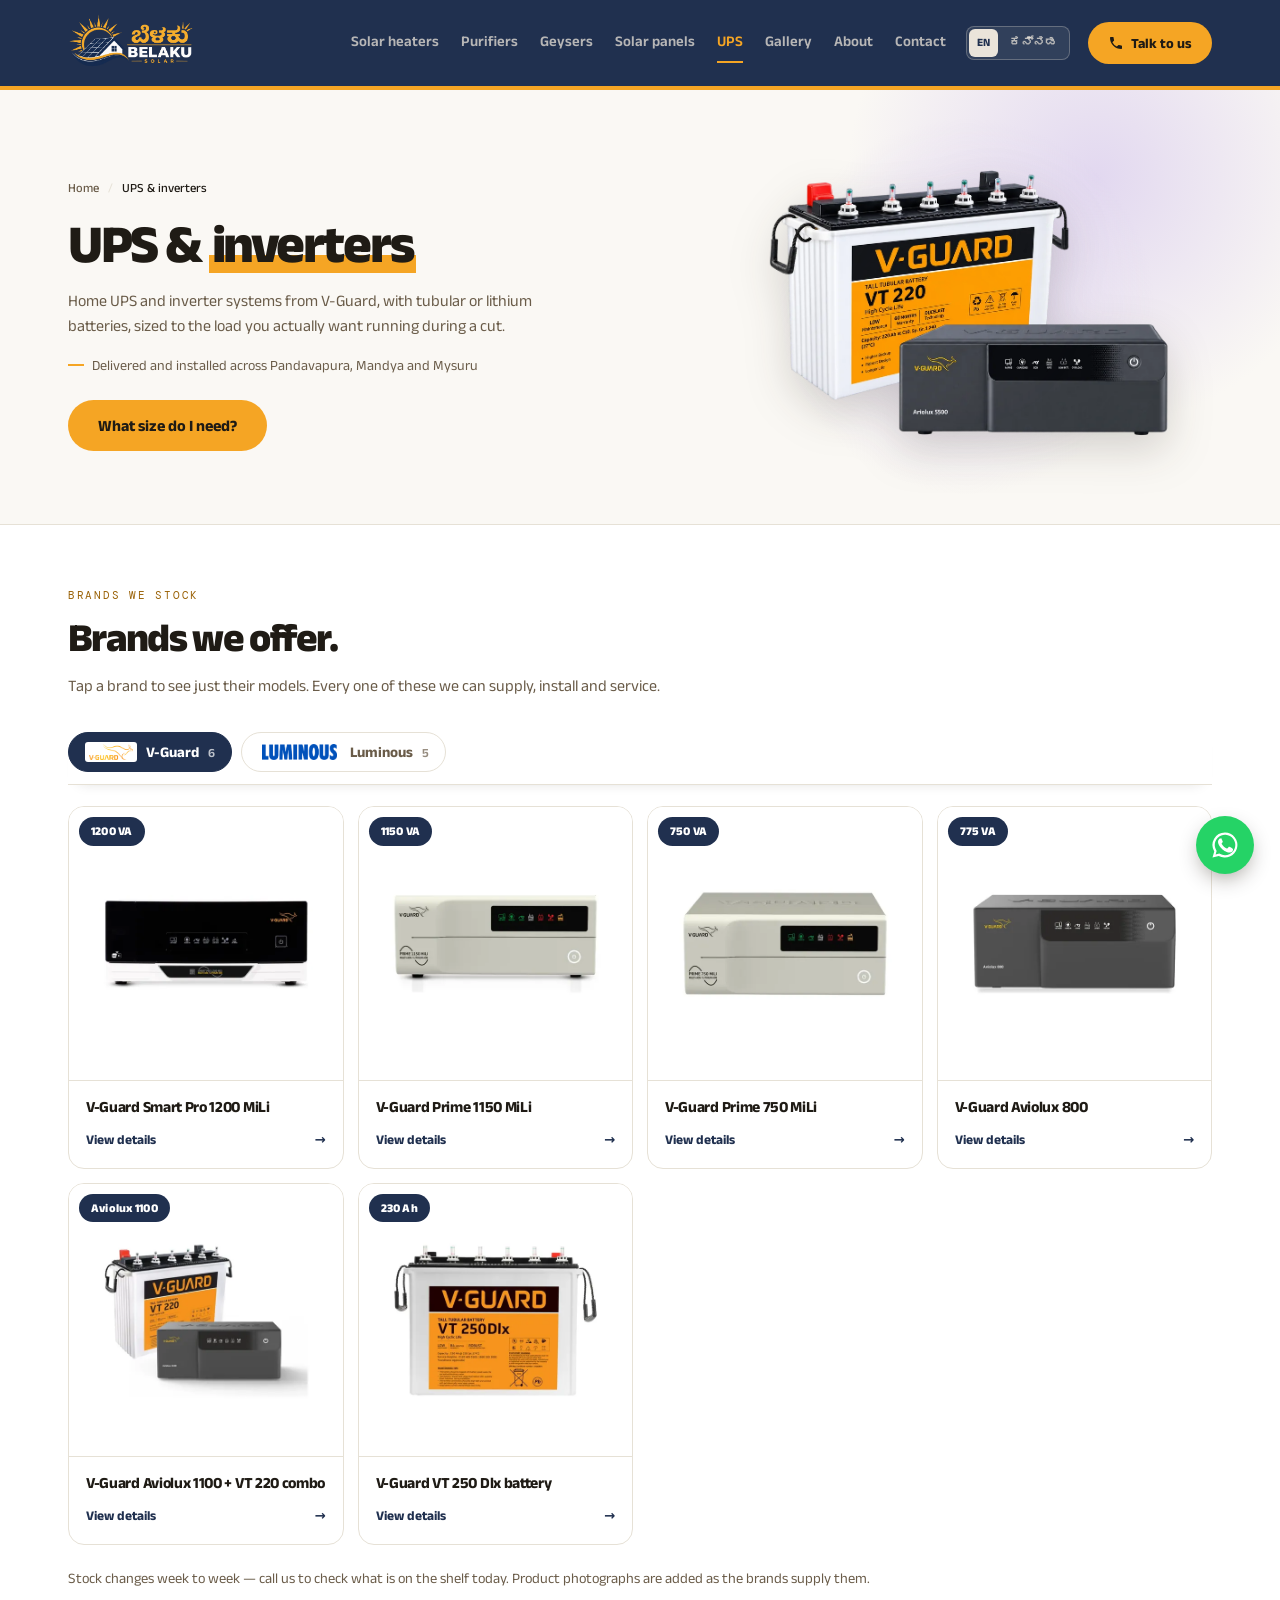
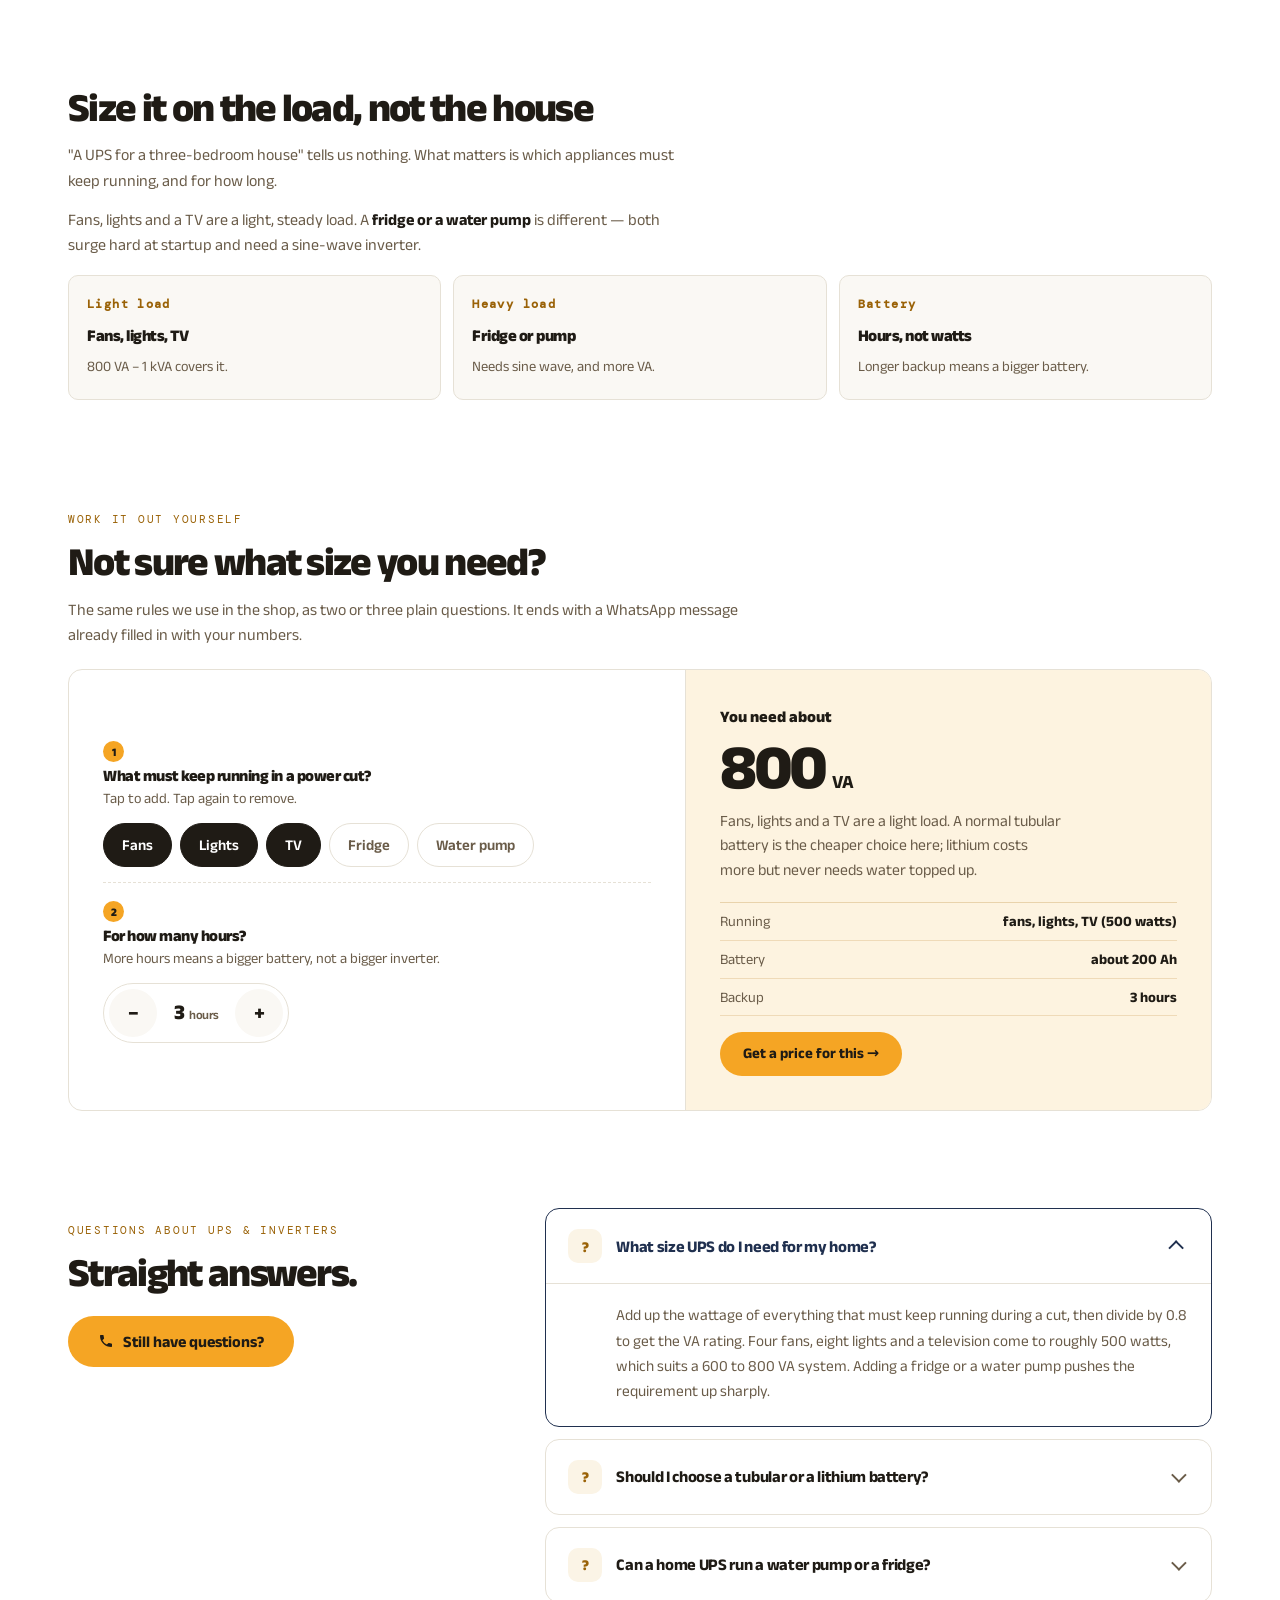
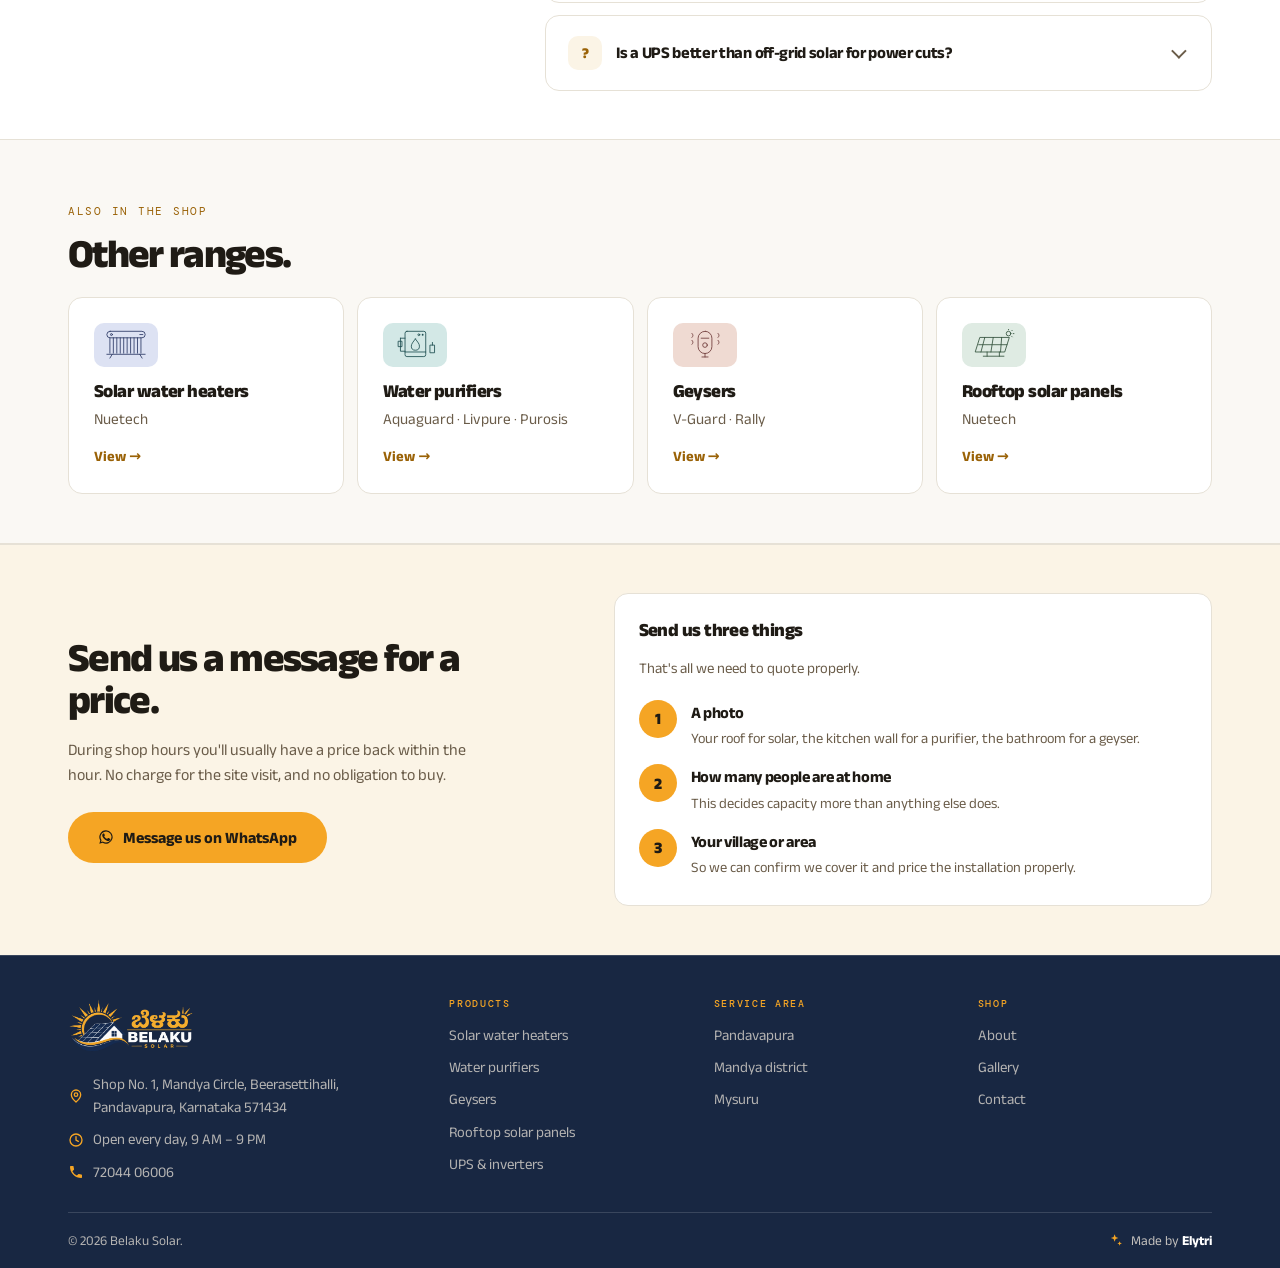
<file: ups-and-inverters.html>
<!DOCTYPE html>
<html lang="en-IN">
<head>
<meta charset="utf-8">
<meta name="viewport" content="width=device-width, initial-scale=1">
<title>Home UPS &amp; Inverters in Pandavapura, Mandya &amp; Mysuru — V-Guard &amp; Lithium — Belaku Solar</title>
<meta name="description" content="V-Guard home UPS and inverter systems with tubular or lithium batteries, sized to your actual load. Supplied, installed and serviced across Pandavapura, Mandya and Mysuru.">
<link rel="canonical" href="https://belakusolar.in/ups-and-inverters/">
<!-- TEMP pre-launch: remove this line and restore index,follow,max-image-preview:large once belakusolar.in is DNS-live --><meta name="robots" content="noindex,nofollow">
<meta name="geo.region" content="IN-KA">
<meta name="geo.placename" content="Pandavapura, Mandya, Karnataka">
<meta property="og:type" content="website">
<meta property="og:locale" content="en_IN">
<meta property="og:site_name" content="Belaku Solar">
<meta property="og:title" content="Home UPS &amp; Inverters in Pandavapura, Mandya &amp; Mysuru — V-Guard &amp; Lithium — Belaku Solar">
<meta property="og:description" content="V-Guard home UPS and inverter systems with tubular or lithium batteries, sized to your actual load. Supplied, installed and serviced across Pandavapura, Mandya and Mysuru.">
<meta property="og:url" content="https://belakusolar.in/ups-and-inverters/">
<meta name="twitter:card" content="summary_large_image">
<link rel="preconnect" href="https://fonts.googleapis.com">
<link rel="preconnect" href="https://fonts.gstatic.com" crossorigin>
<link href="https://fonts.googleapis.com/css2?family=Anek+Latin:wght@400;500;600;700;800&family=DM+Mono:wght@400;500&display=swap" rel="stylesheet">
<link rel="stylesheet" href="assets/css/site.css">
<link rel="preload" as="image" href="assets/img/cut-ups-and-inverters.webp">
</head>
<body>
<a class="skip" href="#main">Skip to content</a>
<header class="hdr">
  <div class="wrap hdr__in">
    <a class="brand" href="index.html"><img src="assets/img/belaku-solar-logo.webp" alt="Belaku Solar" class="brand__img" width="200" height="101"></a>
    <nav class="nav" aria-label="Main"><a href="solar-water-heaters.html">Solar heaters</a><a href="water-purifiers.html">Purifiers</a><a href="geysers.html">Geysers</a><a href="solar-panels.html">Solar panels</a><a href="ups-and-inverters.html" aria-current="page">UPS</a><a href="gallery.html">Gallery</a><a href="about.html">About</a><a href="contact.html">Contact</a></nav>
    <div class="lang" role="group" aria-label="Language"><a href="#" aria-current="true">EN</a><a href="#" hreflang="kn" lang="kn">ಕನ್ನಡ</a></div>
    <a class="hdr__call" href="tel:+917204406006"><svg viewBox="0 0 24 24" fill="currentColor" aria-hidden="true"><path d="M6.6 10.8a15 15 0 0 0 6.6 6.6l2.2-2.2c.3-.3.7-.4 1-.2 1.2.4 2.4.6 3.6.6.6 0 1 .4 1 1V20c0 .6-.4 1-1 1A17 17 0 0 1 3 4c0-.6.4-1 1-1h3.5c.6 0 1 .4 1 1 0 1.3.2 2.5.6 3.6.1.4 0 .7-.2 1l-2.3 2.2Z"/></svg>Talk to us</a>
    <button class="burger" aria-expanded="false" aria-controls="mnav" aria-label="Menu"><span></span></button>
  </div>
  <nav class="mnav" id="mnav" aria-label="All pages"><div class="mnav__lang"><div class="lang" role="group" aria-label="Language"><a href="#" aria-current="true">EN</a><a href="#" hreflang="kn" lang="kn">ಕನ್ನಡ</a></div></div><a href="solar-water-heaters.html">Solar water heaters</a><a href="water-purifiers.html">Water purifiers</a><a href="geysers.html">Geysers</a><a href="solar-panels.html">Rooftop solar panels</a><a href="ups-and-inverters.html">UPS &amp; inverters</a><a href="gallery.html">Gallery</a><a href="about.html">About</a><a href="contact.html">Contact</a><a class="mnav__call" href="tel:+917204406006"><svg viewBox="0 0 24 24" fill="currentColor" aria-hidden="true"><path d="M6.6 10.8a15 15 0 0 0 6.6 6.6l2.2-2.2c.3-.3.7-.4 1-.2 1.2.4 2.4.6 3.6.6.6 0 1 .4 1 1V20c0 .6-.4 1-1 1A17 17 0 0 1 3 4c0-.6.4-1 1-1h3.5c.6 0 1 .4 1 1 0 1.3.2 2.5.6 3.6.1.4 0 .7-.2 1l-2.3 2.2Z"/></svg>72044 06006</a></nav>
</header>
<main id="main">

<section class="phero tone-5">
  <div class="wrap phero__in">
    <div>
      <p class="crumb"><a href="index.html">Home</a><i>/</i><b>UPS &amp; inverters</b></p>
      <h1>UPS &amp; <mark>inverters</mark></h1>
      <p class="phero__lede">Home UPS and inverter systems from V-Guard, with tubular or lithium batteries, sized to the load you actually want running during a cut.</p>
      <p class="phero__note">Delivered and installed across Pandavapura, Mandya and Mysuru</p>
      <div class="cta" style="margin-top:24px">
        <a class="btn btn--gold" href="#sizing">What size do I need?</a>
      </div>
    </div>
    <figure class="phero__art"><img src="assets/img/cut-ups-and-inverters.webp" alt="Home UPS inverter with a battery bank cabinet" fetchpriority="high" decoding="async"></figure>
  </div>
</section>


<section class="sec" id="brands">
  <div class="wrap">
    <div class="head">
      <p class="m">Brands we stock</p>
      <h2 class="h2">Brands we offer.</h2>
      <p>Tap a brand to see just their models. Every one of these we can supply, install and service.</p>
    </div>
    <div class="bfilter" role="tablist" aria-label="Filter by brand"><button type="button" role="tab" data-b="v-guard" aria-selected="true" tabindex="0"><img src="assets/img/logo-vguard.webp" alt="">V-Guard <span>6</span></button><button type="button" role="tab" data-b="luminous" aria-selected="false" tabindex="-1"><img src="assets/img/logo-luminous.webp" alt="">Luminous <span>5</span></button></div><div class="pgrid-b"><article class="pcard" data-b="v-guard" tabindex="0" role="button" aria-label="V-Guard Smart Pro 1200 MiLi &mdash; view details" data-brand="V-Guard" data-name="V-Guard Smart Pro 1200 MiLi" data-desc="Wi-Fi connected inverter that works with both tubular and lithium batteries, so you can change battery type later without changing the inverter." data-img="assets/img/vguard-smart-pro-1200-inverter.webp" data-spec="<li><span>Rating</span><b>1200 VA</b></li><li><span>Battery</span><b>Multi-ion / lithium</b></li><li><span>Connectivity</span><b>Wi-Fi</b></li><li><span>Waveform</span><b>Sine wave</b></li>" data-cols="" data-wa="https://wa.me/917204406006?text=Hi%20Belaku%20Solar%2C%20I%20am%20interested%20in%20the%20V-Guard%20V-Guard%20Smart%20Pro%201200%20MiLi.%20What%20would%20it%20cost%3F" data-head="1200 VA"><div class="pcard__img"><img src="assets/img/vguard-smart-pro-1200-inverter.webp" alt="V-Guard Smart Pro 1200 MiLi" loading="lazy" decoding="async"><span class="pcard__cap">1200 VA</span></div><div class="pcard__b"><b>V-Guard Smart Pro 1200 MiLi</b><span class="pcard__more">View details <i>&rarr;</i></span></div></article><article class="pcard" data-b="v-guard" tabindex="0" role="button" aria-label="V-Guard Prime 1150 MiLi &mdash; view details" data-brand="V-Guard" data-name="V-Guard Prime 1150 MiLi" data-desc="Mid-size inverter for a family home. Multi-ion compatible, so it runs a tubular battery now and a lithium one later." data-img="assets/img/vguard-prime-1150-inverter.webp" data-spec="<li><span>Rating</span><b>1150 VA</b></li><li><span>Battery</span><b>Multi-ion / lithium</b></li><li><span>Waveform</span><b>Sine wave</b></li>" data-cols="" data-wa="https://wa.me/917204406006?text=Hi%20Belaku%20Solar%2C%20I%20am%20interested%20in%20the%20V-Guard%20V-Guard%20Prime%201150%20MiLi.%20What%20would%20it%20cost%3F" data-head="1150 VA"><div class="pcard__img"><img src="assets/img/vguard-prime-1150-inverter.webp" alt="V-Guard Prime 1150 MiLi" loading="lazy" decoding="async"><span class="pcard__cap">1150 VA</span></div><div class="pcard__b"><b>V-Guard Prime 1150 MiLi</b><span class="pcard__more">View details <i>&rarr;</i></span></div></article><article class="pcard" data-b="v-guard" tabindex="0" role="button" aria-label="V-Guard Prime 750 MiLi &mdash; view details" data-brand="V-Guard" data-name="V-Guard Prime 750 MiLi" data-desc="Compact inverter for fans, lights and a TV in a smaller home. Multi-ion compatible." data-img="assets/img/vguard-prime-750-inverter.webp" data-spec="<li><span>Rating</span><b>750 VA</b></li><li><span>Battery</span><b>Multi-ion / lithium</b></li><li><span>Waveform</span><b>Sine wave</b></li>" data-cols="" data-wa="https://wa.me/917204406006?text=Hi%20Belaku%20Solar%2C%20I%20am%20interested%20in%20the%20V-Guard%20V-Guard%20Prime%20750%20MiLi.%20What%20would%20it%20cost%3F" data-head="750 VA"><div class="pcard__img"><img src="assets/img/vguard-prime-750-inverter.webp" alt="V-Guard Prime 750 MiLi" loading="lazy" decoding="async"><span class="pcard__cap">750 VA</span></div><div class="pcard__b"><b>V-Guard Prime 750 MiLi</b><span class="pcard__more">View details <i>&rarr;</i></span></div></article><article class="pcard" data-b="v-guard" tabindex="0" role="button" aria-label="V-Guard Aviolux 800 &mdash; view details" data-brand="V-Guard" data-name="V-Guard Aviolux 800" data-desc="Square wave inverter, the economical choice for fans and lights. Not suited to a fridge or a pump." data-img="assets/img/vguard-aviolux-800-inverter.webp" data-spec="<li><span>Rating</span><b>775 VA</b></li><li><span>Waveform</span><b>Square wave</b></li><li><span>Best for</span><b>Fans and lights</b></li>" data-cols="" data-wa="https://wa.me/917204406006?text=Hi%20Belaku%20Solar%2C%20I%20am%20interested%20in%20the%20V-Guard%20V-Guard%20Aviolux%20800.%20What%20would%20it%20cost%3F" data-head="775 VA"><div class="pcard__img"><img src="assets/img/vguard-aviolux-800-inverter.webp" alt="V-Guard Aviolux 800" loading="lazy" decoding="async"><span class="pcard__cap">775 VA</span></div><div class="pcard__b"><b>V-Guard Aviolux 800</b><span class="pcard__more">View details <i>&rarr;</i></span></div></article><article class="pcard" data-b="v-guard" tabindex="0" role="button" aria-label="V-Guard Aviolux 1100 + VT 220 combo &mdash; view details" data-brand="V-Guard" data-name="V-Guard Aviolux 1100 + VT 220 combo" data-desc="Inverter and battery supplied together, so the pair is matched and there is nothing left to work out. The 205 Ah tall tubular gives long backup." data-img="assets/img/vguard-aviolux-1100-vt250-combo.webp" data-spec="<li><span>Inverter</span><b>Aviolux 1100</b></li><li><span>Battery</span><b>VT 220, 205 Ah</b></li><li><span>Type</span><b>Tall tubular</b></li><li><span>Supplied as</span><b>Matched combo</b></li>" data-cols="" data-wa="https://wa.me/917204406006?text=Hi%20Belaku%20Solar%2C%20I%20am%20interested%20in%20the%20V-Guard%20V-Guard%20Aviolux%201100%20%2B%20VT%20220%20combo.%20What%20would%20it%20cost%3F" data-head="Aviolux 1100"><div class="pcard__img"><img src="assets/img/vguard-aviolux-1100-vt250-combo.webp" alt="V-Guard Aviolux 1100 + VT 220 combo" loading="lazy" decoding="async"><span class="pcard__cap">Aviolux 1100</span></div><div class="pcard__b"><b>V-Guard Aviolux 1100 + VT 220 combo</b><span class="pcard__more">View details <i>&rarr;</i></span></div></article><article class="pcard" data-b="v-guard" tabindex="0" role="button" aria-label="V-Guard VT 250 Dlx battery &mdash; view details" data-brand="V-Guard" data-name="V-Guard VT 250 Dlx battery" data-desc="Tall tubular battery for long backup hours. Needs distilled water topped up and a ventilated space." data-img="assets/img/vguard-vt250-dlx-battery.webp" data-spec="<li><span>Capacity</span><b>230 Ah</b></li><li><span>Type</span><b>Tall tubular</b></li><li><span>Warranty</span><b>84 months</b></li><li><span>Maintenance</span><b>Water top-up</b></li>" data-cols="" data-wa="https://wa.me/917204406006?text=Hi%20Belaku%20Solar%2C%20I%20am%20interested%20in%20the%20V-Guard%20V-Guard%20VT%20250%20Dlx%20battery.%20What%20would%20it%20cost%3F" data-head="230 Ah"><div class="pcard__img"><img src="assets/img/vguard-vt250-dlx-battery.webp" alt="V-Guard VT 250 Dlx battery" loading="lazy" decoding="async"><span class="pcard__cap">230 Ah</span></div><div class="pcard__b"><b>V-Guard VT 250 Dlx battery</b><span class="pcard__more">View details <i>&rarr;</i></span></div></article><article class="pcard" data-b="luminous" tabindex="0" role="button" aria-label="Luminous Power Sine 800 &mdash; view details" data-brand="Luminous" data-name="Luminous Power Sine 800" data-desc="A smooth-output inverter for homes and offices. Pure sine wave power suits sensitive electronics like computers and modern TVs." data-img="assets/img/luminous-power-sine-800-inverter.webp" data-spec="<li><span>Rating</span><b>700 VA / 560 W</b></li><li><span>Waveform</span><b>Pure sine wave</b></li><li><span>Voltage</span><b>12 V</b></li><li><span>Batteries</span><b>Tubular, SMF, flat plate, 80–220 Ah</b></li><li><span>Warranty</span><b>36 months</b></li>" data-cols="" data-wa="https://wa.me/917204406006?text=Hi%20Belaku%20Solar%2C%20I%20am%20interested%20in%20the%20Luminous%20Luminous%20Power%20Sine%20800.%20What%20would%20it%20cost%3F" data-head="700 VA / 560 W"><div class="pcard__img"><img src="assets/img/luminous-power-sine-800-inverter.webp" alt="Luminous Power Sine 800" loading="lazy" decoding="async"><span class="pcard__cap">700 VA / 560 W</span></div><div class="pcard__b"><b>Luminous Power Sine 800</b><span class="pcard__more">View details <i>&rarr;</i></span></div></article><article class="pcard" data-b="luminous" tabindex="0" role="button" aria-label="Luminous EVO D 800 &mdash; view details" data-brand="Luminous" data-name="Luminous EVO D 800" data-desc="A dependable home inverter that charges fast even when the incoming voltage is low. LED indicators show the status at a glance." data-img="assets/img/luminous-evo-d-800-inverter.webp" data-spec="<li><span>Rating</span><b>700 VA</b></li><li><span>Waveform</span><b>Modified square wave</b></li><li><span>Voltage</span><b>12 V</b></li><li><span>Warranty</span><b>36 months</b></li>" data-cols="" data-wa="https://wa.me/917204406006?text=Hi%20Belaku%20Solar%2C%20I%20am%20interested%20in%20the%20Luminous%20Luminous%20EVO%20D%20800.%20What%20would%20it%20cost%3F" data-head="700 VA"><div class="pcard__img"><img src="assets/img/luminous-evo-d-800-inverter.webp" alt="Luminous EVO D 800" loading="lazy" decoding="async"><span class="pcard__cap">700 VA</span></div><div class="pcard__b"><b>Luminous EVO D 800</b><span class="pcard__more">View details <i>&rarr;</i></span></div></article><article class="pcard" data-b="luminous" tabindex="0" role="button" aria-label="Luminous Eco Watt Neo 700 &mdash; view details" data-brand="Luminous" data-name="Luminous Eco Watt Neo 700" data-desc="A simple inverter for homes, offices and small shops. Dependable backup for essential appliances during a power cut." data-img="assets/img/luminous-eco-watt-neo-700-inverter.webp" data-spec="<li><span>Rating</span><b>600 VA / 504 W</b></li><li><span>Waveform</span><b>Square wave</b></li><li><span>Voltage</span><b>12 V</b></li><li><span>Batteries</span><b>Flat, tubular and local</b></li><li><span>Warranty</span><b>36 months</b></li>" data-cols="" data-wa="https://wa.me/917204406006?text=Hi%20Belaku%20Solar%2C%20I%20am%20interested%20in%20the%20Luminous%20Luminous%20Eco%20Watt%20Neo%20700.%20What%20would%20it%20cost%3F" data-head="600 VA / 504 W"><div class="pcard__img"><img src="assets/img/luminous-eco-watt-neo-700-inverter.webp" alt="Luminous Eco Watt Neo 700" loading="lazy" decoding="async"><span class="pcard__cap">600 VA / 504 W</span></div><div class="pcard__b"><b>Luminous Eco Watt Neo 700</b><span class="pcard__more">View details <i>&rarr;</i></span></div></article><article class="pcard" data-b="luminous" tabindex="0" role="button" aria-label="Luminous Inverlast ILST 12042 &mdash; view details" data-brand="Luminous" data-name="Luminous Inverlast ILST 12042" data-desc="A 100 Ah battery for dependable backup during power cuts. The tubular design suits regular charging and everyday use." data-img="assets/img/luminous-inverlast-battery.webp" data-spec="<li><span>Capacity</span><b>100 Ah</b></li><li><span>Type</span><b>Short tubular</b></li><li><span>Warranty</span><b>42 months (24 free + 18 pro-rata)</b></li><li><span>Suits</span><b>Home and commercial</b></li>" data-cols="" data-wa="https://wa.me/917204406006?text=Hi%20Belaku%20Solar%2C%20I%20am%20interested%20in%20the%20Luminous%20Luminous%20Inverlast%20ILST%2012042.%20What%20would%20it%20cost%3F" data-head="100 Ah"><div class="pcard__img"><img src="assets/img/luminous-inverlast-battery.webp" alt="Luminous Inverlast ILST 12042" loading="lazy" decoding="async"><span class="pcard__cap">100 Ah</span></div><div class="pcard__b"><b>Luminous Inverlast ILST 12042</b><span class="pcard__more">View details <i>&rarr;</i></span></div></article><article class="pcard" data-b="luminous" tabindex="0" role="button" aria-label="Luminous Inverlast ILST 10036 &mdash; view details" data-brand="Luminous" data-name="Luminous Inverlast ILST 10036" data-desc="An 80 Ah tubular battery built for regular power cuts. Suits homes and small commercial spaces." data-img="assets/img/luminous-inverlast-battery.webp" data-spec="<li><span>Capacity</span><b>80 Ah</b></li><li><span>Type</span><b>Short tubular</b></li><li><span>Warranty</span><b>36 months</b></li><li><span>Suits</span><b>Home, shop and office</b></li>" data-cols="" data-wa="https://wa.me/917204406006?text=Hi%20Belaku%20Solar%2C%20I%20am%20interested%20in%20the%20Luminous%20Luminous%20Inverlast%20ILST%2010036.%20What%20would%20it%20cost%3F" data-head="80 Ah"><div class="pcard__img"><img src="assets/img/luminous-inverlast-battery.webp" alt="Luminous Inverlast ILST 10036" loading="lazy" decoding="async"><span class="pcard__cap">80 Ah</span></div><div class="pcard__b"><b>Luminous Inverlast ILST 10036</b><span class="pcard__more">View details <i>&rarr;</i></span></div></article></div><p class="bnote">Stock changes week to week &mdash; call us to check what is on the shelf today. Product photographs are added as the brands supply them.</p>
  </div>
</section>

<section class="sec">
  <div class="wrap">
    <div class="pbody"><h2 class="h2">Size it on the load, not the house</h2>
<div class="prose" style="margin-top:14px">
<p>"A UPS for a three-bedroom house" tells us nothing. What matters is which appliances must keep running, and for how long.</p>
<p>Fans, lights and a TV are a light, steady load. A <strong>fridge or a water pump</strong> is different — both surge hard at startup and need a sine-wave inverter.</p>
</div>
<div class="flow">
  <div><b>Light load</b><strong>Fans, lights, TV</strong><span>800 VA – 1 kVA covers it.</span></div>
  <div><b>Heavy load</b><strong>Fridge or pump</strong><span>Needs sine wave, and more VA.</span></div>
  <div><b>Battery</b><strong>Hours, not watts</strong><span>Longer backup means a bigger battery.</span></div>
</div></div>
  </div>
</section>


<section class="sec" id="sizing">
  <div class="wrap">
    <div class="head">
      <p class="m">Work it out yourself</p>
      <h2 class="h2">Not sure what size you need?</h2>
      <p>The same rules we use in the shop, as two or three plain questions. It ends with a WhatsApp message already filled in with your numbers.</p>
    </div>
    <div class="calc" id="calc"><div data-calc="ups"><div class="calc__b"><div class="calc__q"><div class="q"><span class="q__n">1</span><h3>What must keep running in a power cut?</h3><p class="q__hint">Tap to add. Tap again to remove.</p><div class="picks" data-field="load" data-multi><button type="button" data-v="fans" aria-pressed="true">Fans</button><button type="button" data-v="lights" aria-pressed="true">Lights</button><button type="button" data-v="tv" aria-pressed="true">TV</button><button type="button" data-v="fridge" aria-pressed="false">Fridge</button><button type="button" data-v="pump" aria-pressed="false">Water pump</button></div></div><div class="q"><span class="q__n">2</span><h3>For how many hours?</h3><p class="q__hint">More hours means a bigger battery, not a bigger inverter.</p><div class="step" data-field="hours" data-value="3" data-min="1" data-max="8" data-step="1" data-prefix="" data-suffix=" hours"><button type="button" data-d="-1" aria-label="Decrease">&minus;</button><b></b><button type="button" data-d="1" aria-label="Increase">+</button></div></div></div><div class="calc__r" aria-live="polite"><p class="calc__rk">You need about</p><p class="calc__rv" data-out="v"></p><p class="calc__why" data-out="why"></p><div class="calc__rows" data-out="rows"></div><a class="btn btn--gold btn--sm" data-out="wa" href="#">Get a price for this &rarr;</a></div></div></div></div>
  </div>
</section>

<section class="sec">
  <div class="wrap">
    <div class="faqx">
      <div class="faqx__h"><div class="head">
        <p class="m">Questions about ups &amp; inverters</p>
        <h2 class="h2">Straight answers.</h2>
        <div class="cta" style="margin-top:22px">
          <a class="btn btn--gold" href="tel:+917204406006"><svg viewBox="0 0 24 24" fill="currentColor" aria-hidden="true"><path d="M6.6 10.8a15 15 0 0 0 6.6 6.6l2.2-2.2c.3-.3.7-.4 1-.2 1.2.4 2.4.6 3.6.6.6 0 1 .4 1 1V20c0 .6-.4 1-1 1A17 17 0 0 1 3 4c0-.6.4-1 1-1h3.5c.6 0 1 .4 1 1 0 1.3.2 2.5.6 3.6.1.4 0 .7-.2 1l-2.3 2.2Z"/></svg>Still have questions?</a>
        </div>
      </div></div>
      <div class="faq">
<details open><summary>What size UPS do I need for my home?</summary><p>Add up the wattage of everything that must keep running during a cut, then divide by 0.8 to get the VA rating. Four fans, eight lights and a television come to roughly 500 watts, which suits a 600 to 800 VA system. Adding a fridge or a water pump pushes the requirement up sharply.</p></details>
<details><summary>Should I choose a tubular or a lithium battery?</summary><p>Tubular batteries cost less and work well if you keep the water topped up and the space ventilated. Lithium costs more upfront, needs no maintenance, takes less space and lasts longer, so it often works out cheaper over the life of the system.</p></details>
<details><summary>Can a home UPS run a water pump or a fridge?</summary><p>Yes, but only a correctly sized sine-wave system. Both draw a large surge at startup, several times their running wattage, and an undersized or square-wave inverter will struggle and shorten the life of both the inverter and the motor.</p></details>
<details><summary>Is a UPS better than off-grid solar for power cuts?</summary><p>For most homes here, yes, as part of a pair. On-grid solar cuts your monthly bill but shuts down during a cut, while a separate UPS covers the cuts. That combination usually costs less than a full off-grid solar system with batteries.</p></details>
</div>
    </div>
  </div>
</section>

<section class="sec sec--soft">
  <div class="wrap">
    <div class="head"><p class="m">Also in the shop</p><h2 class="h2">Other ranges.</h2></div>
    <div class="grid3"><a class="card tone-1" href="solar-water-heaters.html"><span class="card__i"><svg viewBox="0 0 120 80" fill="none" stroke="currentColor" stroke-width="2.2" stroke-linecap="round" stroke-linejoin="round"><rect x="10" y="6" width="100" height="17" rx="8.5"/><path d="M96 14.5h8"/><circle cx="22" cy="14.5" r="2.6"/><path d="M18 23v40M27 23v40M36 23v40M45 23v40M54 23v40M63 23v40M72 23v40M81 23v40M90 23v40M99 23v40"/><path d="M10 66h100"/><path d="M24 66l-6 10M96 66l6 10"/></svg></span><h3>Solar water heaters</h3><p>Nuetech</p><span class="card__go">View →</span></a><a class="card tone-2" href="water-purifiers.html"><span class="card__i"><svg viewBox="0 0 120 80" fill="none" stroke="currentColor" stroke-width="2.2" stroke-linecap="round" stroke-linejoin="round"><rect x="34" y="6" width="54" height="66" rx="5"/><path d="M61 26c6.5 8.4 10.6 13.1 10.6 18.8a10.6 10.6 0 1 1-21.2 0C50.4 39.1 54.5 34.4 61 26z"/><path d="M34 60h54"/><circle cx="80" cy="15" r="2.4" fill="currentColor" stroke="none"/><circle cx="70" cy="15" r="2.4"/><path d="M22 24h12M22 24v34h12M17 32h9v14h-9z"/><path d="M100 42h11v20h-11zM105.5 42v-7"/></svg></span><h3>Water purifiers</h3><p>Aquaguard · Livpure · Purosis</p><span class="card__go">View →</span></a><a class="card tone-3" href="geysers.html"><span class="card__i"><svg viewBox="0 0 120 80" fill="none" stroke="currentColor" stroke-width="2.2" stroke-linecap="round" stroke-linejoin="round"><rect x="42" y="6" width="36" height="58" rx="18"/><path d="M50 24h20"/><circle cx="60" cy="42" r="6"/><path d="M60 64v9M52 73h16"/><path d="M26 22c3.5-3.5 3.5-7 0-10.5M26 40c3.5-3.5 3.5-7 0-10.5M94 22c3.5-3.5 3.5-7 0-10.5M94 40c3.5-3.5 3.5-7 0-10.5"/></svg></span><h3>Geysers</h3><p>V-Guard · Rally</p><span class="card__go">View →</span></a><a class="card tone-4" href="solar-panels.html"><span class="card__i"><svg viewBox="0 0 120 80" fill="none" stroke="currentColor" stroke-width="2.2" stroke-linecap="round" stroke-linejoin="round"><path d="M12 60h76L100 22H24z"/><path d="M36 22l-10 38M58 22l-6 38M80 22l-3 38M20 41h74"/><path d="M42 60v11M74 60v11M32 71h54"/><circle cx="98" cy="12" r="6"/><path d="M98 2v-1M110 12h2M106.5 4.5l1-1M106.5 19.5l1 1"/></svg></span><h3>Rooftop solar panels</h3><p>Nuetech</p><span class="card__go">View →</span></a></div>
  </div>
</section>

<section class="close">
  <div class="wrap close__in">
    <div class="send">
      <h3>Send us three things</h3>
      <p>That's all we need to quote properly.</p>
      <ol>
        <li><div><b>A photo</b><span>Your roof for solar, the kitchen wall for a purifier, the bathroom for a geyser.</span></div></li>
        <li><div><b>How many people are at home</b><span>This decides capacity more than anything else does.</span></div></li>
        <li><div><b>Your village or area</b><span>So we can confirm we cover it and price the installation properly.</span></div></li>
      </ol>
    </div>
    <div>
      <h2>Send us a message for a price.</h2>
      <p>During shop hours you'll usually have a price back within the hour. No charge for the site visit, and no obligation to buy.</p>
      <div class="cta" style="margin-top:24px">
        <a class="btn btn--gold" href="https://wa.me/917204406006?text=Hi%20Belaku%20Solar%2C%20I%20would%20like%20a%20price.%20My%20details%3A%20" target="_blank" rel="noopener"><svg viewBox="0 0 24 24" fill="currentColor" aria-hidden="true"><path d="M17.5 14.4c-.3-.2-1.7-.9-2-1-.3-.1-.5-.1-.6.1-.2.3-.7.9-.9 1.1-.2.2-.3.2-.6.1-1.7-.9-2.9-1.6-4-3.6-.3-.5.3-.5.8-1.5.1-.2 0-.4 0-.5s-.6-1.5-.9-2c-.2-.5-.4-.4-.6-.4h-.5c-.2 0-.5.1-.8.4-.3.3-1 1-1 2.5s1.1 2.9 1.2 3.1c.2.2 2.1 3.2 5.1 4.51.9.8 2.6.9 3.5.7.6-.1 1.7-.7 2-1.4.2-.7.2-1.2.2-1.4-.1-.1-.3-.2-.6-.3M12 2a10 10 0 0 0-8.6 15.1L2 22l5-1.3A10 10 0 1 0 12 2m0 18.2a8.2 8.2 0 0 1-4.2-1.2l-.3-.2-3 .8.8-2.9-.2-.3A8.2 8.2 0 1 1 12 20.2"/></svg>Message us on WhatsApp</a>
      </div>
    </div>
  </div>
</section>

</main>
<footer class="ftr">
  <div class="wrap">
    <div class="ftr__g">
      <div>
        <a class="brand" href="index.html"><img src="assets/img/belaku-solar-logo.webp" alt="Belaku Solar" class="brand__img" width="200" height="101"></a>
        <p style="margin-top:13px;max-width:34ch"><svg viewBox="0 0 24 24" fill="none" stroke="currentColor" stroke-width="2" stroke-linecap="round" stroke-linejoin="round" aria-hidden="true"><path d="M12 21s7-6.3 7-11a7 7 0 1 0-14 0c0 4.7 7 11 7 11z"/><circle cx="12" cy="10" r="2.6"/></svg><a href="https://maps.app.goo.gl/2wfsnK6R1mSJvMP8A" target="_blank" rel="noopener">Shop No. 1, Mandya Circle, Beerasettihalli,<br>Pandavapura, Karnataka 571434</a></p>
        <p style="margin-top:9px"><svg viewBox="0 0 24 24" fill="none" stroke="currentColor" stroke-width="2" stroke-linecap="round" aria-hidden="true"><circle cx="12" cy="12" r="9"/><path d="M12 7v5l3.5 2"/></svg><span>Open every day, 9 AM &ndash; 9 PM</span></p>
        <p style="margin-top:9px"><svg viewBox="0 0 24 24" fill="currentColor" aria-hidden="true"><path d="M6.6 10.8a15 15 0 0 0 6.6 6.6l2.2-2.2c.3-.3.7-.4 1-.2 1.2.4 2.4.6 3.6.6.6 0 1 .4 1 1V20c0 .6-.4 1-1 1A17 17 0 0 1 3 4c0-.6.4-1 1-1h3.5c.6 0 1 .4 1 1 0 1.3.2 2.5.6 3.6.1.4 0 .7-.2 1l-2.3 2.2Z"/></svg><a href="tel:+917204406006">72044 06006</a></p>
      </div>
      <div><h3>Products</h3><ul><li><a href="solar-water-heaters.html">Solar water heaters</a></li><li><a href="water-purifiers.html">Water purifiers</a></li><li><a href="geysers.html">Geysers</a></li><li><a href="solar-panels.html">Rooftop solar panels</a></li><li><a href="ups-and-inverters.html">UPS &amp; inverters</a></li></ul></div>
      <div><h3>Service area</h3><ul><li>Pandavapura</li><li>Mandya district</li><li>Mysuru</li></ul></div>
      <div><h3>Shop</h3><ul><li><a href="about.html">About</a></li><li><a href="gallery.html">Gallery</a></li><li><a href="contact.html">Contact</a></li></ul></div>
    </div>
    <div class="ftr__b">
      <span>© <span class="yr">2026</span> Belaku Solar.</span>
      <a class="made" href="https://elytri.com/" target="_blank" rel="noopener"><svg viewBox="0 0 24 24" fill="currentColor" aria-hidden="true"><path d="M9 2l1.6 4.4L15 8l-4.4 1.6L9 14l-1.6-4.4L3 8l4.4-1.6z"/><path d="M17 13l1 2.7 2.7 1-2.7 1-1 2.7-1-2.7-2.7-1 2.7-1z"/></svg><span>Made by <b>Elytri</b></span></a>
    </div>
  </div>
</footer>
<a class="wafab" href="https://wa.me/917204406006?text=Hi%20Belaku%20Solar%2C%20I%20would%20like%20a%20quote" aria-label="Message us on WhatsApp" target="_blank" rel="noopener"><svg viewBox="0 0 24 24" fill="currentColor" aria-hidden="true"><path d="M17.5 14.4c-.3-.2-1.7-.9-2-1-.3-.1-.5-.1-.6.1-.2.3-.7.9-.9 1.1-.2.2-.3.2-.6.1-1.7-.9-2.9-1.6-4-3.6-.3-.5.3-.5.8-1.5.1-.2 0-.4 0-.5s-.6-1.5-.9-2c-.2-.5-.4-.4-.6-.4h-.5c-.2 0-.5.1-.8.4-.3.3-1 1-1 2.5s1.1 2.9 1.2 3.1c.2.2 2.1 3.2 5.1 4.51.9.8 2.6.9 3.5.7.6-.1 1.7-.7 2-1.4.2-.7.2-1.2.2-1.4-.1-.1-.3-.2-.6-.3M12 2a10 10 0 0 0-8.6 15.1L2 22l5-1.3A10 10 0 1 0 12 2m0 18.2a8.2 8.2 0 0 1-4.2-1.2l-.3-.2-3 .8.8-2.9-.2-.3A8.2 8.2 0 1 1 12 20.2"/></svg><span>WhatsApp</span></a>
<script type="application/ld+json">{"@context":"https://schema.org","@graph":[{"@type":["Store","HomeAndConstructionBusiness"],"@id":"https://belakusolar.in/#business","name":"Belaku Solar","alternateName":"ಬೆಳಕು ಸೋಲಾರ್","description":"Authorised dealer for solar water heaters, RO water purifiers, geysers, rooftop solar panels and UPS systems in Pandavapura, serving Mandya and Mysuru.","url":"https://belakusolar.in/","telephone":"+917204406006","priceRange":"₹₹","currenciesAccepted":"INR","paymentAccepted":"Cash, UPI, Card, Bank Transfer","knowsLanguage":["kn","en"],"address":{"@type":"PostalAddress","streetAddress":"Shop No. 1, Mandya Circle, Beerasettihalli","addressLocality":"Pandavapura","addressRegion":"Karnataka","postalCode":"571434","addressCountry":"IN"},"geo":{"@type":"GeoCoordinates","latitude":12.5013966,"longitude":76.6748599},"areaServed":[{"@type":"City","name":"Pandavapura"},{"@type":"City","name":"Mandya"},{"@type":"City","name":"Mysuru"},{"@type":"City","name":"Srirangapatna"},{"@type":"City","name":"Maddur"},{"@type":"City","name":"Malavalli"},{"@type":"City","name":"K.R. Pete"},{"@type":"City","name":"Nagamangala"},{"@type":"AdministrativeArea","name":"Mandya District"}],"openingHoursSpecification":[{"@type":"OpeningHoursSpecification","dayOfWeek":["Monday","Tuesday","Wednesday","Thursday","Friday","Saturday","Sunday"],"opens":"09:00","closes":"21:00"}],"hasOfferCatalog":{"@type":"OfferCatalog","name":"Products and services","itemListElement":[{"@type":"Offer","itemOffered":{"@type":"Product","name":"Solar water heaters","brand":{"@type":"Brand","name":"Nuetech"}}},{"@type":"Offer","itemOffered":{"@type":"Product","name":"RO water purifiers","brand":[{"@type":"Brand","name":"Aquaguard"},{"@type":"Brand","name":"Livpure"}]}},{"@type":"Offer","itemOffered":{"@type":"Product","name":"Geysers","brand":[{"@type":"Brand","name":"V-Guard"},{"@type":"Brand","name":"Rally"}]}},{"@type":"Offer","itemOffered":{"@type":"Product","name":"Rooftop solar panels (on-grid and off-grid)","brand":{"@type":"Brand","name":"Nuetech"}}},{"@type":"Offer","itemOffered":{"@type":"Product","name":"Home UPS and inverters","brand":{"@type":"Brand","name":"V-Guard"}}}]}},{"@type":"Product","@id":"https://belakusolar.in/ups-and-inverters/#product","name":"UPS and inverters","description":"Home UPS and inverter systems from V-Guard, with tubular or lithium batteries, sized to the load you actually want running during a cut.","brand":[{"@type":"Brand","name":"V-Guard"},{"@type":"Brand","name":"Lithium"}],"offers":{"@type":"AggregateOffer","priceCurrency":"INR","availability":"https://schema.org/InStock","seller":{"@id":"https://belakusolar.in/#business"}},"areaServed":["Pandavapura","Mandya","Mysuru"]},{"@type":"FAQPage","@id":"https://belakusolar.in/ups-and-inverters/#faq","mainEntity":[{"@type":"Question","name":"What size UPS do I need for my home?","acceptedAnswer":{"@type":"Answer","text":"Add up the wattage of everything that must keep running during a cut, then divide by 0.8 to get the VA rating. Four fans, eight lights and a television come to roughly 500 watts, which suits a 600 to 800 VA system. Adding a fridge or a water pump pushes the requirement up sharply."}},{"@type":"Question","name":"Should I choose a tubular or a lithium battery?","acceptedAnswer":{"@type":"Answer","text":"Tubular batteries cost less and work well if you keep the water topped up and the space ventilated. Lithium costs more upfront, needs no maintenance, takes less space and lasts longer, so it often works out cheaper over the life of the system."}},{"@type":"Question","name":"Can a home UPS run a water pump or a fridge?","acceptedAnswer":{"@type":"Answer","text":"Yes, but only a correctly sized sine-wave system. Both draw a large surge at startup, several times their running wattage, and an undersized or square-wave inverter will struggle and shorten the life of both the inverter and the motor."}},{"@type":"Question","name":"Is a UPS better than off-grid solar for power cuts?","acceptedAnswer":{"@type":"Answer","text":"For most homes here, yes, as part of a pair. On-grid solar cuts your monthly bill but shuts down during a cut, while a separate UPS covers the cuts. That combination usually costs less than a full off-grid solar system with batteries."}}]},{"@type":"BreadcrumbList","itemListElement":[{"@type":"ListItem","position":1,"name":"Home","item":"https://belakusolar.in/"},{"@type":"ListItem","position":2,"name":"UPS and inverters","item":"https://belakusolar.in/ups-and-inverters/"}]}]}</script>
<script src="assets/js/site.js" defer></script>
<script src="assets/js/mod-4e9fad68.js" defer></script>
<script src="assets/js/mod-fce9e1e0.js" defer></script>
<script src="assets/js/mod-e0408cbd.js" defer></script>
</body>
</html>
</file>
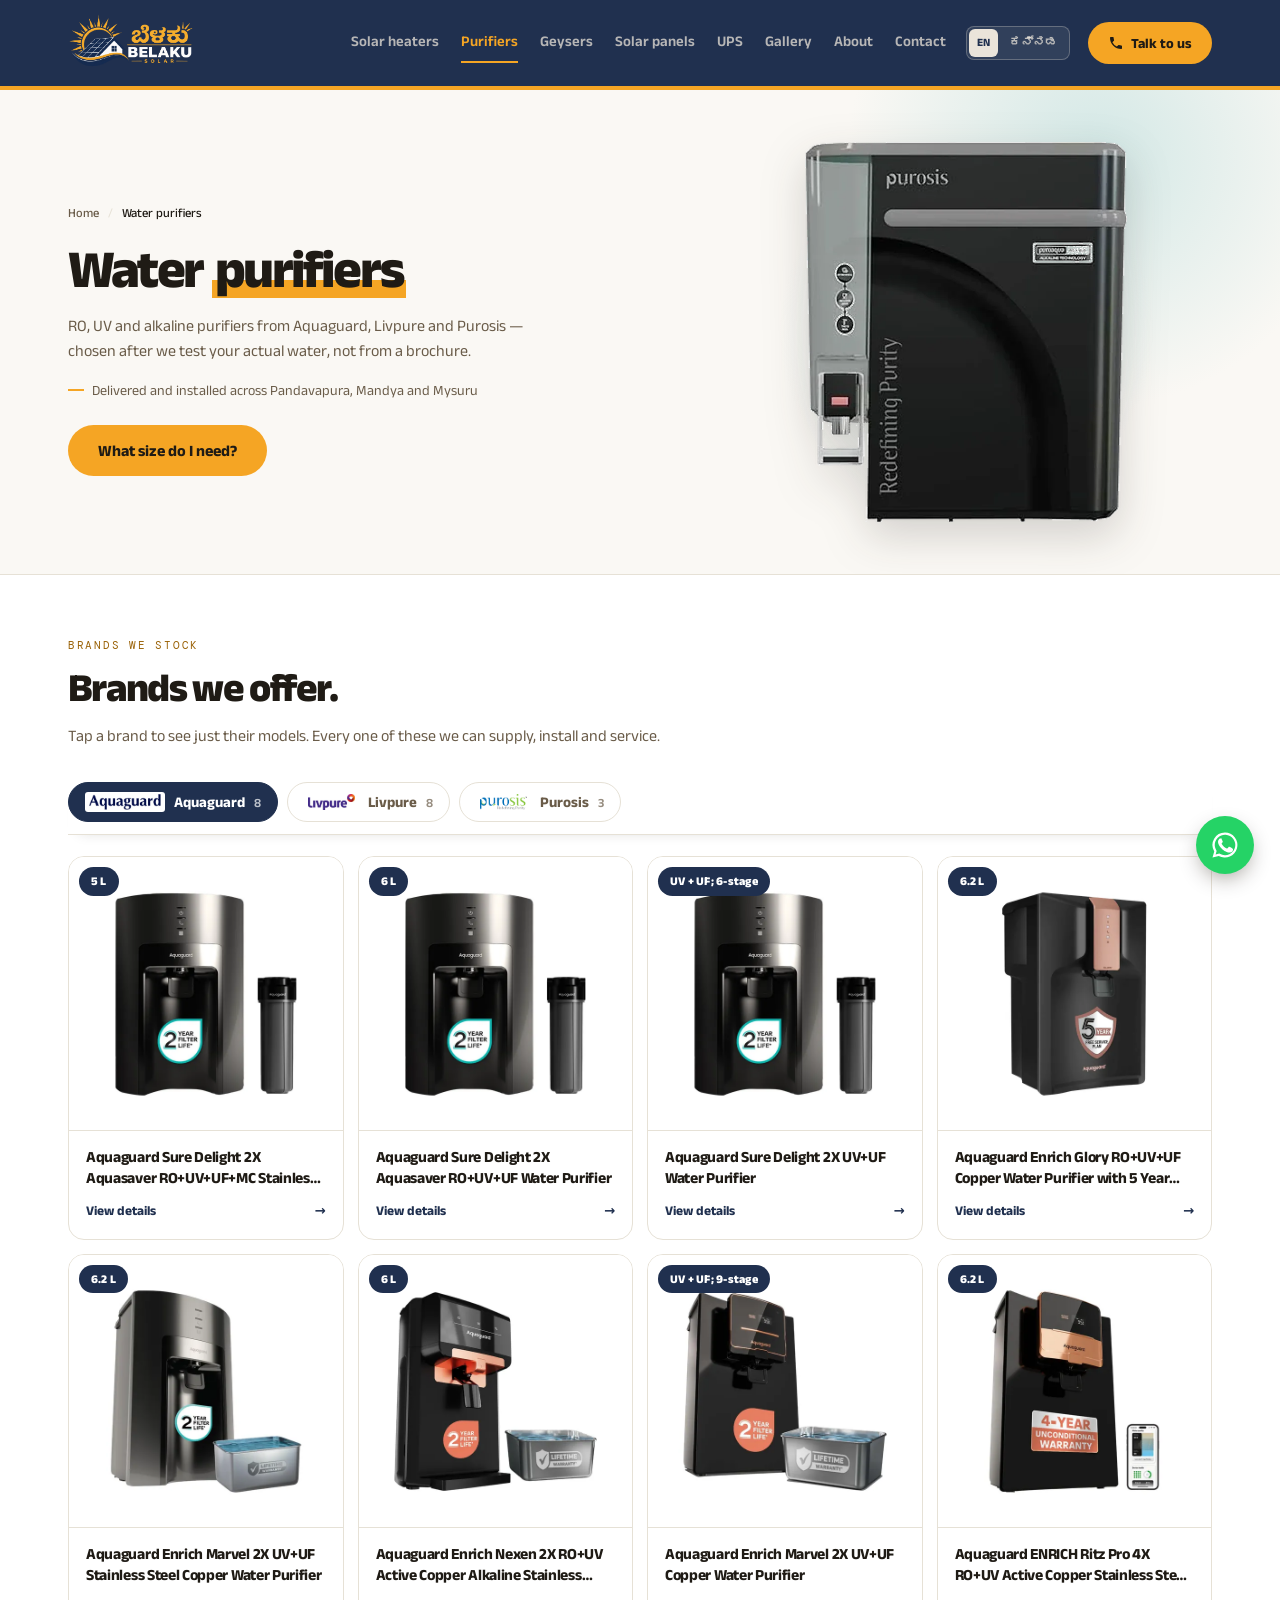
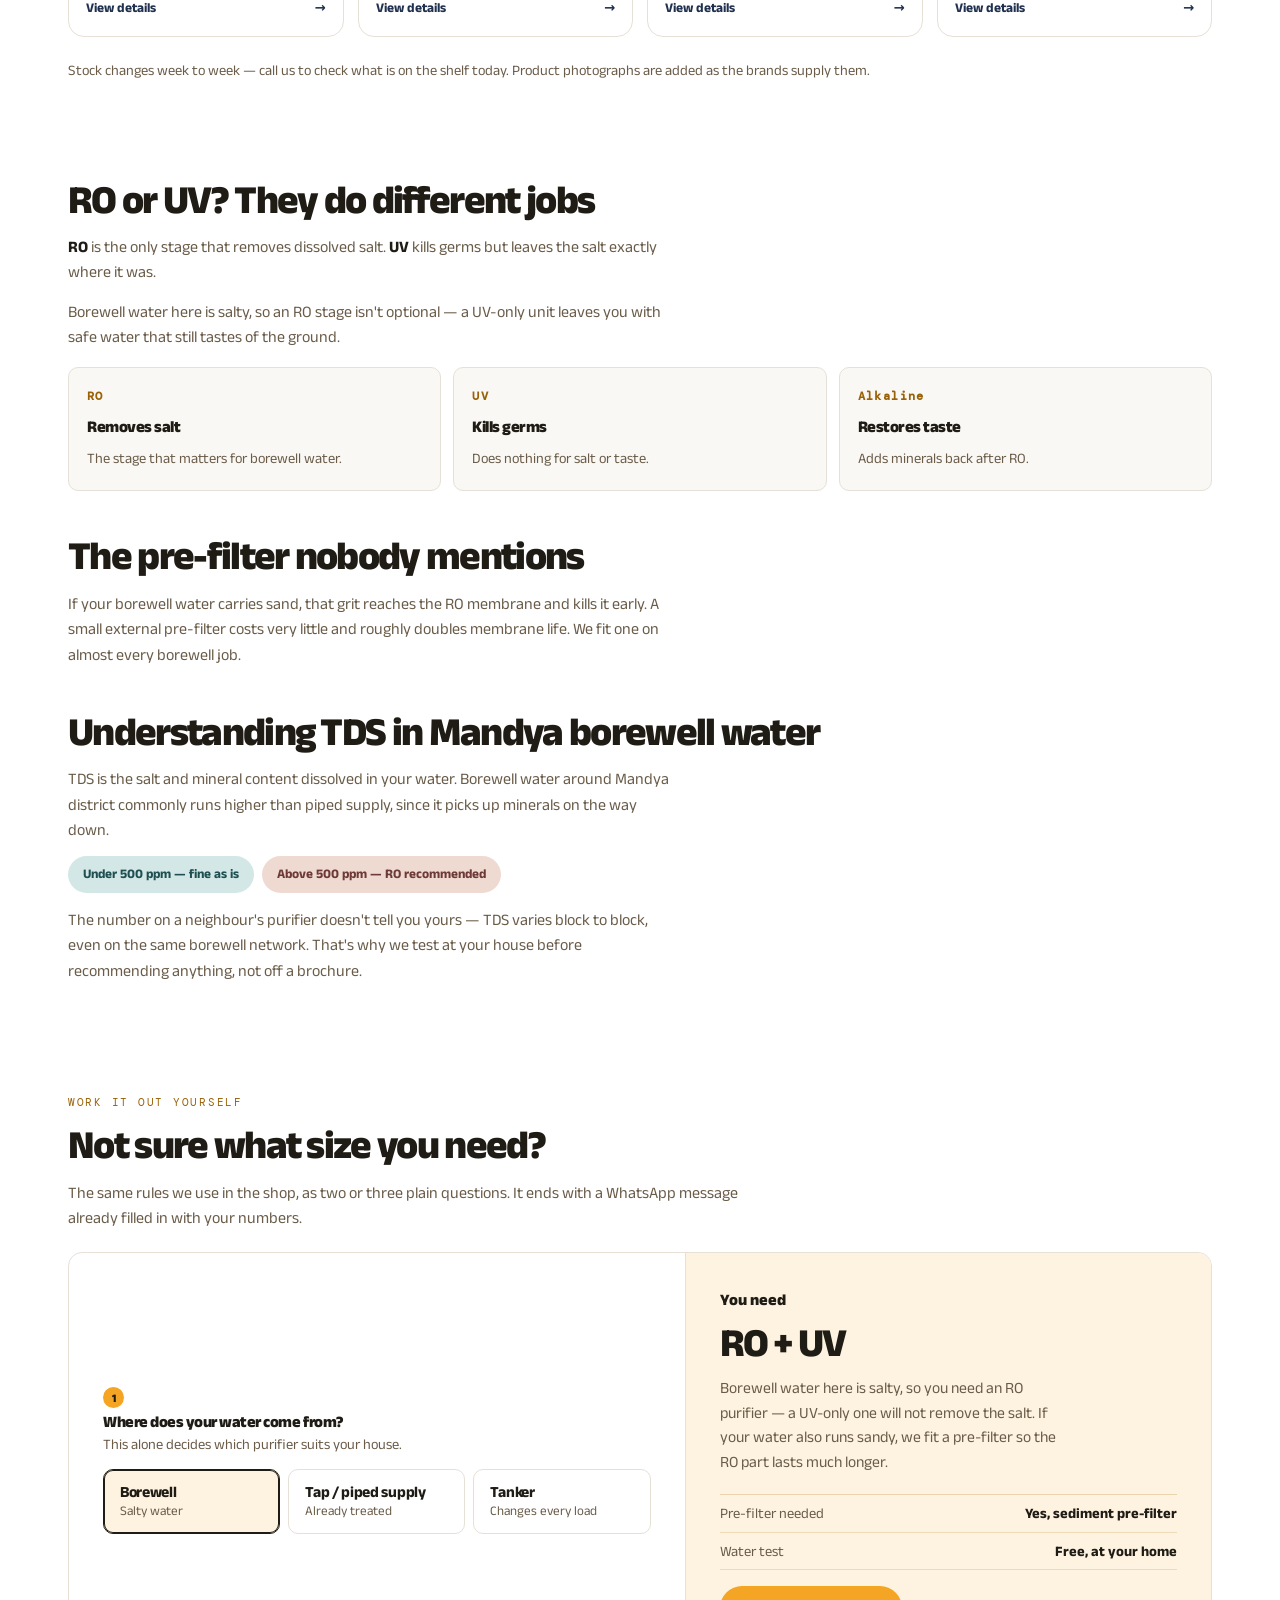
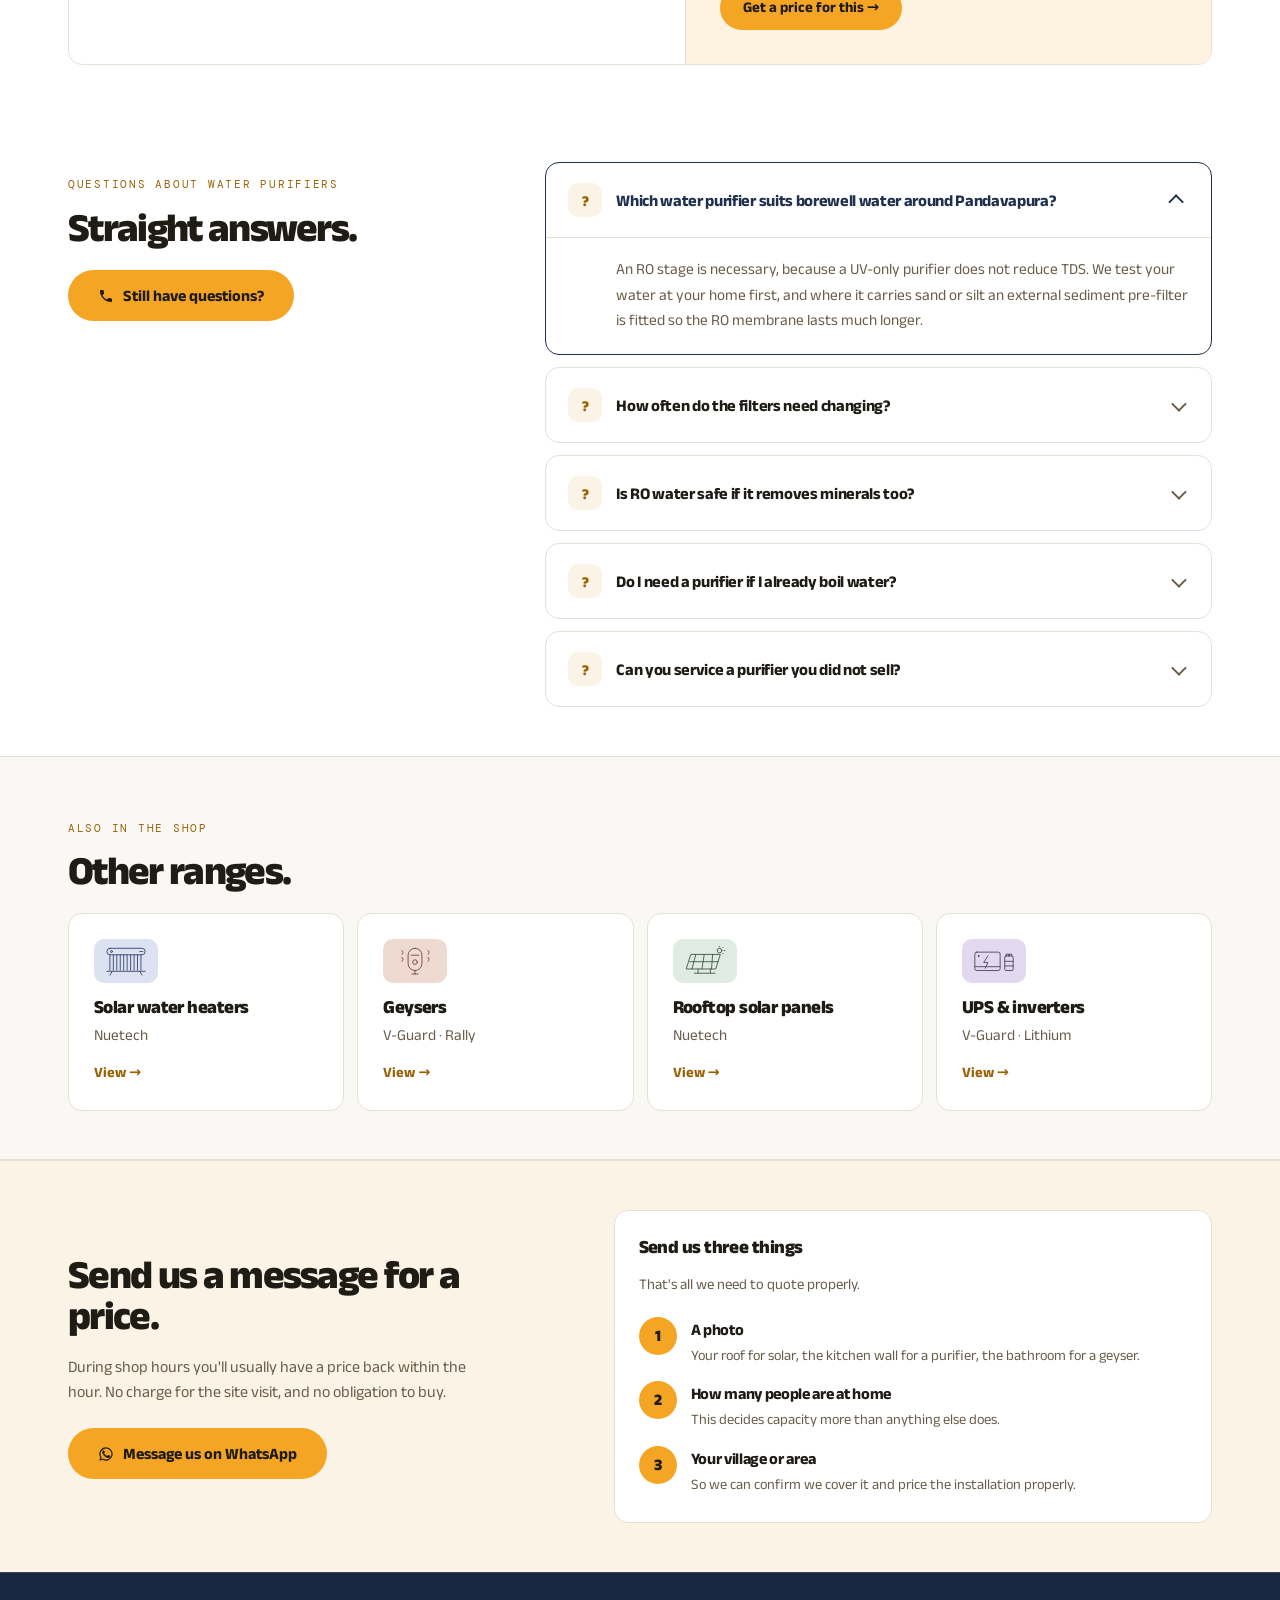
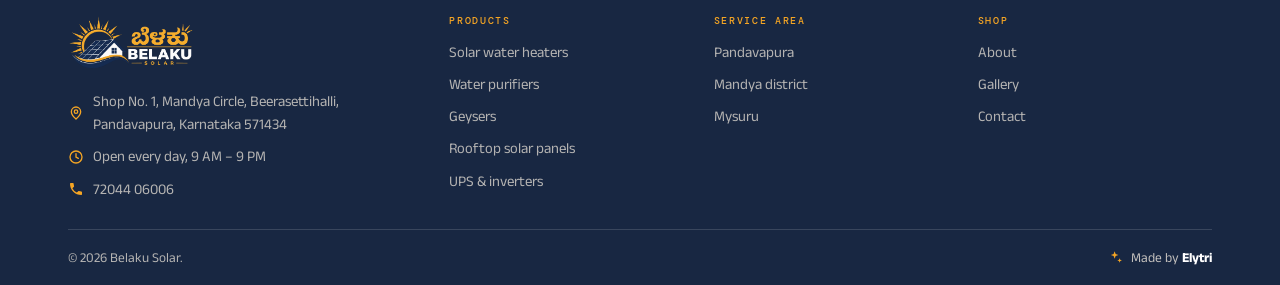
<file: water-purifiers.html>
<!DOCTYPE html>
<html lang="en-IN">
<head>
<meta charset="utf-8">
<meta name="viewport" content="width=device-width, initial-scale=1">
<title>RO Water Purifiers in Pandavapura, Mandya &amp; Mysuru — Aquaguard &amp; Livpure — Belaku Solar</title>
<meta name="description" content="Aquaguard, Livpure and Purosis RO, UV and alkaline water purifiers, matched to your borewell or supply water after a free TDS test. Installed and serviced across Pandavapura, Mandya and Mysuru.">
<link rel="canonical" href="https://belakusolar.in/water-purifiers/">
<!-- TEMP pre-launch: remove this line and restore index,follow,max-image-preview:large once belakusolar.in is DNS-live --><meta name="robots" content="noindex,nofollow">
<meta name="geo.region" content="IN-KA">
<meta name="geo.placename" content="Pandavapura, Mandya, Karnataka">
<meta property="og:type" content="website">
<meta property="og:locale" content="en_IN">
<meta property="og:site_name" content="Belaku Solar">
<meta property="og:title" content="RO Water Purifiers in Pandavapura, Mandya &amp; Mysuru — Aquaguard &amp; Livpure — Belaku Solar">
<meta property="og:description" content="Aquaguard, Livpure and Purosis RO, UV and alkaline water purifiers, matched to your borewell or supply water after a free TDS test. Installed and serviced across Pandavapura, Mandya and Mysuru.">
<meta property="og:url" content="https://belakusolar.in/water-purifiers/">
<meta name="twitter:card" content="summary_large_image">
<link rel="preconnect" href="https://fonts.googleapis.com">
<link rel="preconnect" href="https://fonts.gstatic.com" crossorigin>
<link href="https://fonts.googleapis.com/css2?family=Anek+Latin:wght@400;500;600;700;800&family=DM+Mono:wght@400;500&display=swap" rel="stylesheet">
<link rel="stylesheet" href="assets/css/site.css">
<link rel="preload" as="image" href="assets/img/cut-water-purifiers.webp">
</head>
<body>
<a class="skip" href="#main">Skip to content</a>
<header class="hdr">
  <div class="wrap hdr__in">
    <a class="brand" href="index.html"><img src="assets/img/belaku-solar-logo.webp" alt="Belaku Solar" class="brand__img" width="200" height="101"></a>
    <nav class="nav" aria-label="Main"><a href="solar-water-heaters.html">Solar heaters</a><a href="water-purifiers.html" aria-current="page">Purifiers</a><a href="geysers.html">Geysers</a><a href="solar-panels.html">Solar panels</a><a href="ups-and-inverters.html">UPS</a><a href="gallery.html">Gallery</a><a href="about.html">About</a><a href="contact.html">Contact</a></nav>
    <div class="lang" role="group" aria-label="Language"><a href="#" aria-current="true">EN</a><a href="#" hreflang="kn" lang="kn">ಕನ್ನಡ</a></div>
    <a class="hdr__call" href="tel:+917204406006"><svg viewBox="0 0 24 24" fill="currentColor" aria-hidden="true"><path d="M6.6 10.8a15 15 0 0 0 6.6 6.6l2.2-2.2c.3-.3.7-.4 1-.2 1.2.4 2.4.6 3.6.6.6 0 1 .4 1 1V20c0 .6-.4 1-1 1A17 17 0 0 1 3 4c0-.6.4-1 1-1h3.5c.6 0 1 .4 1 1 0 1.3.2 2.5.6 3.6.1.4 0 .7-.2 1l-2.3 2.2Z"/></svg>Talk to us</a>
    <button class="burger" aria-expanded="false" aria-controls="mnav" aria-label="Menu"><span></span></button>
  </div>
  <nav class="mnav" id="mnav" aria-label="All pages"><div class="mnav__lang"><div class="lang" role="group" aria-label="Language"><a href="#" aria-current="true">EN</a><a href="#" hreflang="kn" lang="kn">ಕನ್ನಡ</a></div></div><a href="solar-water-heaters.html">Solar water heaters</a><a href="water-purifiers.html">Water purifiers</a><a href="geysers.html">Geysers</a><a href="solar-panels.html">Rooftop solar panels</a><a href="ups-and-inverters.html">UPS &amp; inverters</a><a href="gallery.html">Gallery</a><a href="about.html">About</a><a href="contact.html">Contact</a><a class="mnav__call" href="tel:+917204406006"><svg viewBox="0 0 24 24" fill="currentColor" aria-hidden="true"><path d="M6.6 10.8a15 15 0 0 0 6.6 6.6l2.2-2.2c.3-.3.7-.4 1-.2 1.2.4 2.4.6 3.6.6.6 0 1 .4 1 1V20c0 .6-.4 1-1 1A17 17 0 0 1 3 4c0-.6.4-1 1-1h3.5c.6 0 1 .4 1 1 0 1.3.2 2.5.6 3.6.1.4 0 .7-.2 1l-2.3 2.2Z"/></svg>72044 06006</a></nav>
</header>
<main id="main">

<section class="phero tone-2">
  <div class="wrap phero__in">
    <div>
      <p class="crumb"><a href="index.html">Home</a><i>/</i><b>Water purifiers</b></p>
      <h1>Water <mark>purifiers</mark></h1>
      <p class="phero__lede">RO, UV and alkaline purifiers from Aquaguard, Livpure and Purosis — chosen after we test your actual water, not from a brochure.</p>
      <p class="phero__note">Delivered and installed across Pandavapura, Mandya and Mysuru</p>
      <div class="cta" style="margin-top:24px">
        <a class="btn btn--gold" href="#sizing">What size do I need?</a>
      </div>
    </div>
    <figure class="phero__art"><img src="assets/img/cut-water-purifiers.webp" alt="RO, UV and alkaline water purifier for home use" fetchpriority="high" decoding="async"></figure>
  </div>
</section>


<section class="sec" id="brands">
  <div class="wrap">
    <div class="head">
      <p class="m">Brands we stock</p>
      <h2 class="h2">Brands we offer.</h2>
      <p>Tap a brand to see just their models. Every one of these we can supply, install and service.</p>
    </div>
    <div class="bfilter" role="tablist" aria-label="Filter by brand"><button type="button" role="tab" data-b="aquaguard" aria-selected="true" tabindex="0"><img src="assets/img/logo-aquaguard.webp" alt="">Aquaguard <span>8</span></button><button type="button" role="tab" data-b="livpure" aria-selected="false" tabindex="-1"><img src="assets/img/logo-livpure.webp" alt="">Livpure <span>8</span></button><button type="button" role="tab" data-b="purosis" aria-selected="false" tabindex="-1"><img src="assets/img/logo-purosis.webp" alt="">Purosis <span>3</span></button></div><div class="pgrid-b"><article class="pcard" data-b="aquaguard" tabindex="0" role="button" aria-label="Aquaguard Sure Delight 2X Aquasaver RO+UV+UF+MC Stainless Steel Water Purifier &mdash; view details" data-brand="Aquaguard" data-name="Aquaguard Sure Delight 2X Aquasaver RO+UV+UF+MC Stainless Steel Water Purifier" data-desc="Stores up to 5 litres of clean water. It removes dirt, dissolved impurities and germs, while the extra sediment filter helps stop mud and dust from reaching the main filters." data-img="assets/img/aquaguard-sure-delight-water-purifier.webp" data-spec="<li><span>Capacity</span><b>5 L</b></li><li><span>Purification</span><b>RO + UV + UF + MC; 9-stage</b></li><li><span>Warranty</span><b>1 Year</b></li><li><span>Tank</span><b>Stainless Steel</b></li>" data-cols="" data-wa="https://wa.me/917204406006?text=Hi%20Belaku%20Solar%2C%20I%20am%20interested%20in%20the%20Aquaguard%20Aquaguard%20Sure%20Delight%202X%20Aquasaver%20RO%2BUV%2BUF%2BMC%20Stainless%20Steel%20Water%20Purifier.%20What%20would%20it%20cost%3F" data-head="5 L"><div class="pcard__img"><img src="assets/img/aquaguard-sure-delight-water-purifier.webp" alt="Aquaguard Sure Delight 2X Aquasaver RO+UV+UF+MC Stainless Steel Water Purifier" loading="lazy" decoding="async"><span class="pcard__cap">5 L</span></div><div class="pcard__b"><b>Aquaguard Sure Delight 2X Aquasaver RO+UV+UF+MC Stainless Steel Water Purifier</b><span class="pcard__more">View details <i>&rarr;</i></span></div></article><article class="pcard" data-b="aquaguard" tabindex="0" role="button" aria-label="Aquaguard Sure Delight 2X Aquasaver RO+UV+UF Water Purifier &mdash; view details" data-brand="Aquaguard" data-name="Aquaguard Sure Delight 2X Aquasaver RO+UV+UF Water Purifier" data-desc="A good everyday purifier for homes using municipal, borewell or tanker water. It removes harmful dissolved impurities and germs and also saves more water than older RO systems." data-img="assets/img/aquaguard-sure-delight-water-purifier.webp" data-spec="<li><span>Capacity</span><b>6 L</b></li><li><span>Purification</span><b>RO + UV + UF; 7-stage</b></li><li><span>Warranty</span><b>1 Year</b></li>" data-cols="" data-wa="https://wa.me/917204406006?text=Hi%20Belaku%20Solar%2C%20I%20am%20interested%20in%20the%20Aquaguard%20Aquaguard%20Sure%20Delight%202X%20Aquasaver%20RO%2BUV%2BUF%20Water%20Purifier.%20What%20would%20it%20cost%3F" data-head="6 L"><div class="pcard__img"><img src="assets/img/aquaguard-sure-delight-water-purifier.webp" alt="Aquaguard Sure Delight 2X Aquasaver RO+UV+UF Water Purifier" loading="lazy" decoding="async"><span class="pcard__cap">6 L</span></div><div class="pcard__b"><b>Aquaguard Sure Delight 2X Aquasaver RO+UV+UF Water Purifier</b><span class="pcard__more">View details <i>&rarr;</i></span></div></article><article class="pcard" data-b="aquaguard" tabindex="0" role="button" aria-label="Aquaguard Sure Delight 2X UV+UF Water Purifier &mdash; view details" data-brand="Aquaguard" data-name="Aquaguard Sure Delight 2X UV+UF Water Purifier" data-desc="Designed for municipal or soft water with low TDS. UV helps kill germs and UF removes very fine particles, while the sediment filter catches mud and dust before purification." data-img="assets/img/aquaguard-sure-delight-water-purifier.webp" data-spec="<li><span>Purification</span><b>UV + UF; 6-stage</b></li><li><span>Warranty</span><b>1 Year</b></li><li><span>Tank</span><b>Plastic body; tank material not separately specified</b></li>" data-cols="" data-wa="https://wa.me/917204406006?text=Hi%20Belaku%20Solar%2C%20I%20am%20interested%20in%20the%20Aquaguard%20Aquaguard%20Sure%20Delight%202X%20UV%2BUF%20Water%20Purifier.%20What%20would%20it%20cost%3F" data-head="UV + UF; 6-stage"><div class="pcard__img"><img src="assets/img/aquaguard-sure-delight-water-purifier.webp" alt="Aquaguard Sure Delight 2X UV+UF Water Purifier" loading="lazy" decoding="async"><span class="pcard__cap">UV + UF; 6-stage</span></div><div class="pcard__b"><b>Aquaguard Sure Delight 2X UV+UF Water Purifier</b><span class="pcard__more">View details <i>&rarr;</i></span></div></article><article class="pcard" data-b="aquaguard" tabindex="0" role="button" aria-label="Aquaguard Enrich Glory RO+UV+UF Copper Water Purifier with 5 Year Free Service &mdash; view details" data-brand="Aquaguard" data-name="Aquaguard Enrich Glory RO+UV+UF Copper Water Purifier with 5 Year Free Service" data-desc="A purifier for municipal, borewell and tanker water. It removes germs and harmful impurities and adds copper, calcium and magnesium to the purified water for a better taste." data-img="assets/img/aquaguard-enrich-glory-water-purifier.webp" data-spec="<li><span>Capacity</span><b>6.2 L</b></li><li><span>Purification</span><b>RO + UV + UF; 9-stage</b></li><li><span>Warranty</span><b>1 Year</b></li>" data-cols="" data-wa="https://wa.me/917204406006?text=Hi%20Belaku%20Solar%2C%20I%20am%20interested%20in%20the%20Aquaguard%20Aquaguard%20Enrich%20Glory%20RO%2BUV%2BUF%20Copper%20Water%20Purifier%20with%205%20Year%20Free%20Service.%20What%20would%20it%20cost%3F" data-head="6.2 L"><div class="pcard__img"><img src="assets/img/aquaguard-enrich-glory-water-purifier.webp" alt="Aquaguard Enrich Glory RO+UV+UF Copper Water Purifier with 5 Year Free Service" loading="lazy" decoding="async"><span class="pcard__cap">6.2 L</span></div><div class="pcard__b"><b>Aquaguard Enrich Glory RO+UV+UF Copper Water Purifier with 5 Year Free Service</b><span class="pcard__more">View details <i>&rarr;</i></span></div></article><article class="pcard" data-b="aquaguard" tabindex="0" role="button" aria-label="Aquaguard Enrich Marvel 2X UV+UF Stainless Steel Copper Water Purifier &mdash; view details" data-brand="Aquaguard" data-name="Aquaguard Enrich Marvel 2X UV+UF Stainless Steel Copper Water Purifier" data-desc="A strong choice for homes using municipal water. It removes germs, fine particles and chemicals, while copper enrichment adds copper, calcium and magnesium to the water." data-img="assets/img/aquaguard-enrich-marvel-water-purifier.webp" data-spec="<li><span>Capacity</span><b>6.2 L</b></li><li><span>Purification</span><b>UV + UF; 9-stage</b></li><li><span>Warranty</span><b>1 Year</b></li><li><span>Tank</span><b>Surgical-grade 304 Stainless Steel</b></li>" data-cols="" data-wa="https://wa.me/917204406006?text=Hi%20Belaku%20Solar%2C%20I%20am%20interested%20in%20the%20Aquaguard%20Aquaguard%20Enrich%20Marvel%202X%20UV%2BUF%20Stainless%20Steel%20Copper%20Water%20Purifier.%20What%20would%20it%20cost%3F" data-head="6.2 L"><div class="pcard__img"><img src="assets/img/aquaguard-enrich-marvel-water-purifier.webp" alt="Aquaguard Enrich Marvel 2X UV+UF Stainless Steel Copper Water Purifier" loading="lazy" decoding="async"><span class="pcard__cap">6.2 L</span></div><div class="pcard__b"><b>Aquaguard Enrich Marvel 2X UV+UF Stainless Steel Copper Water Purifier</b><span class="pcard__more">View details <i>&rarr;</i></span></div></article><article class="pcard" data-b="aquaguard" tabindex="0" role="button" aria-label="Aquaguard Enrich Nexen 2X RO+UV Active Copper Alkaline Stainless Steel Aquasaver Water Purifier &mdash; view details" data-brand="Aquaguard" data-name="Aquaguard Enrich Nexen 2X RO+UV Active Copper Alkaline Stainless Steel Aquasaver Water Purifier" data-desc="Suitable for municipal, borewell and tanker water up to 2000 mg/L TDS. It removes dissolved impurities and germs, adds useful minerals and uses water-saving technology." data-img="assets/img/aquaguard-enrich-nexen-water-purifier.webp" data-spec="<li><span>Capacity</span><b>6 L</b></li><li><span>Purification</span><b>RO + UV; 12-stage</b></li><li><span>Warranty</span><b>2 Years</b></li><li><span>Tank</span><b>Surgical-grade 304 Stainless Steel</b></li>" data-cols="" data-wa="https://wa.me/917204406006?text=Hi%20Belaku%20Solar%2C%20I%20am%20interested%20in%20the%20Aquaguard%20Aquaguard%20Enrich%20Nexen%202X%20RO%2BUV%20Active%20Copper%20Alkaline%20Stainless%20Steel%20Aquasaver%20Water%20Purifier.%20What%20would%20it%20cost%3F" data-head="6 L"><div class="pcard__img"><img src="assets/img/aquaguard-enrich-nexen-water-purifier.webp" alt="Aquaguard Enrich Nexen 2X RO+UV Active Copper Alkaline Stainless Steel Aquasaver Water Purifier" loading="lazy" decoding="async"><span class="pcard__cap">6 L</span></div><div class="pcard__b"><b>Aquaguard Enrich Nexen 2X RO+UV Active Copper Alkaline Stainless Steel Aquasaver Water Purifier</b><span class="pcard__more">View details <i>&rarr;</i></span></div></article><article class="pcard" data-b="aquaguard" tabindex="0" role="button" aria-label="Aquaguard Enrich Marvel 2X UV+UF Copper Water Purifier &mdash; view details" data-brand="Aquaguard" data-name="Aquaguard Enrich Marvel 2X UV+UF Copper Water Purifier" data-desc="This purifier is made for homes with low-TDS water. It uses UV and UF to remove germs and fine particles, and adds copper, calcium and magnesium to improve the mineral content of the water." data-img="assets/img/aquaguard-enrich-eon-water-purifier.webp" data-spec="<li><span>Purification</span><b>UV + UF; 9-stage</b></li><li><span>Warranty</span><b>1 Year</b></li>" data-cols="" data-wa="https://wa.me/917204406006?text=Hi%20Belaku%20Solar%2C%20I%20am%20interested%20in%20the%20Aquaguard%20Aquaguard%20Enrich%20Marvel%202X%20UV%2BUF%20Copper%20Water%20Purifier.%20What%20would%20it%20cost%3F" data-head="UV + UF; 9-stage"><div class="pcard__img"><img src="assets/img/aquaguard-enrich-eon-water-purifier.webp" alt="Aquaguard Enrich Marvel 2X UV+UF Copper Water Purifier" loading="lazy" decoding="async"><span class="pcard__cap">UV + UF; 9-stage</span></div><div class="pcard__b"><b>Aquaguard Enrich Marvel 2X UV+UF Copper Water Purifier</b><span class="pcard__more">View details <i>&rarr;</i></span></div></article><article class="pcard" data-b="aquaguard" tabindex="0" role="button" aria-label="Aquaguard ENRICH Ritz Pro 4X RO+UV Active Copper Stainless Steel Water Purifier &mdash; view details" data-brand="Aquaguard" data-name="Aquaguard ENRICH Ritz Pro 4X RO+UV Active Copper Stainless Steel Water Purifier" data-desc="A smart purifier that shows water quality and filter information. It removes dissolved impurities and germs, stores water in a durable steel tank and adds copper and minerals for better-tasting water." data-img="assets/img/aquaguard-enrich-ritz-pro-water-purifier.webp" data-spec="<li><span>Capacity</span><b>6.2 L</b></li><li><span>Purification</span><b>RO + UV; 12-stage</b></li><li><span>Warranty</span><b>4 Years</b></li><li><span>Tank</span><b>Surgical-grade 304 Stainless Steel</b></li>" data-cols="" data-wa="https://wa.me/917204406006?text=Hi%20Belaku%20Solar%2C%20I%20am%20interested%20in%20the%20Aquaguard%20Aquaguard%20ENRICH%20Ritz%20Pro%204X%20RO%2BUV%20Active%20Copper%20Stainless%20Steel%20Water%20Purifier.%20What%20would%20it%20cost%3F" data-head="6.2 L"><div class="pcard__img"><img src="assets/img/aquaguard-enrich-ritz-pro-water-purifier.webp" alt="Aquaguard ENRICH Ritz Pro 4X RO+UV Active Copper Stainless Steel Water Purifier" loading="lazy" decoding="async"><span class="pcard__cap">6.2 L</span></div><div class="pcard__b"><b>Aquaguard ENRICH Ritz Pro 4X RO+UV Active Copper Stainless Steel Water Purifier</b><span class="pcard__more">View details <i>&rarr;</i></span></div></article><article class="pcard" data-b="livpure" tabindex="0" role="button" aria-label="Livpure Eterna RO + UV + Copper &mdash; view details" data-brand="Livpure" data-name="Livpure Eterna RO + UV + Copper" data-desc="Made for everyday home use. It removes dissolved impurities and germs, adds copper, and keeps stored water protected with UV." data-img="assets/img/livpure-eterna-water-purifier.webp" data-spec="<li><span>Capacity</span><b>7 L</b></li><li><span>Purification</span><b>RO + UV + Copper; 8-stage</b></li><li><span>Warranty</span><b>2 Years Free Maintenance</b></li>" data-cols="" data-wa="https://wa.me/917204406006?text=Hi%20Belaku%20Solar%2C%20I%20am%20interested%20in%20the%20Livpure%20Livpure%20Eterna%20RO%20%2B%20UV%20%2B%20Copper.%20What%20would%20it%20cost%3F" data-head="7 L"><div class="pcard__img"><img src="assets/img/livpure-eterna-water-purifier.webp" alt="Livpure Eterna RO + UV + Copper" loading="lazy" decoding="async"><span class="pcard__cap">7 L</span></div><div class="pcard__b"><b>Livpure Eterna RO + UV + Copper</b><span class="pcard__more">View details <i>&rarr;</i></span></div></article><article class="pcard" data-b="livpure" tabindex="0" role="button" aria-label="LIVPURE LIV-PEP-STAR-COPPER 7 L RO + UV + UF + Minerals + Copper Water Purifier (Black) &mdash; view details" data-brand="Livpure" data-name="LIVPURE LIV-PEP-STAR-COPPER 7 L RO + UV + UF + Minerals + Copper Water Purifier (Black)" data-desc="Suitable for different types of household water. It removes dirt, dissolved impurities and germs, then adds minerals and copper to improve the taste of the water." data-img="assets/img/livpure-pep-star-copper-water-purifier.webp" data-spec="<li><span>Capacity</span><b>7 L</b></li><li><span>Purification</span><b>RO + UV + UF + Minerals + Copper; 8-stage</b></li><li><span>Warranty</span><b>1 Year Warranty</b></li>" data-cols="" data-wa="https://wa.me/917204406006?text=Hi%20Belaku%20Solar%2C%20I%20am%20interested%20in%20the%20Livpure%20LIVPURE%20LIV-PEP-STAR-COPPER%207%20L%20RO%20%2B%20UV%20%2B%20UF%20%2B%20Minerals%20%2B%20Copper%20Water%20Purifier%20%28Black%29.%20What%20would%20it%20cost%3F" data-head="7 L"><div class="pcard__img"><img src="assets/img/livpure-pep-star-copper-water-purifier.webp" alt="LIVPURE LIV-PEP-STAR-COPPER 7 L RO + UV + UF + Minerals + Copper Water Purifier (Black)" loading="lazy" decoding="async"><span class="pcard__cap">7 L</span></div><div class="pcard__b"><b>LIVPURE LIV-PEP-STAR-COPPER 7 L RO + UV + UF + Minerals + Copper Water Purifier (Black)</b><span class="pcard__more">View details <i>&rarr;</i></span></div></article><article class="pcard" data-b="livpure" tabindex="0" role="button" aria-label="Pep Pro Grand Copper RO + UV + Mineralizer Water Purifier &mdash; view details" data-brand="Livpure" data-name="Pep Pro Grand Copper RO + UV + Mineralizer Water Purifier" data-desc="This purifier can treat water from different sources and is designed for water with TDS up to 2,000 ppm. It adds essential minerals and copper while UV helps protect the stored water from germs." data-img="assets/img/livpure-pep-pro-grand-water-purifier.webp" data-spec="<li><span>Capacity</span><b>7 L</b></li><li><span>Purification</span><b>RO + UV + Mineralizer + Copper; 7-stage</b></li>" data-cols="" data-wa="https://wa.me/917204406006?text=Hi%20Belaku%20Solar%2C%20I%20am%20interested%20in%20the%20Livpure%20Pep%20Pro%20Grand%20Copper%20RO%20%2B%20UV%20%2B%20Mineralizer%20Water%20Purifier.%20What%20would%20it%20cost%3F" data-head="7 L"><div class="pcard__img"><img src="assets/img/livpure-pep-pro-grand-water-purifier.webp" alt="Pep Pro Grand Copper RO + UV + Mineralizer Water Purifier" loading="lazy" decoding="async"><span class="pcard__cap">7 L</span></div><div class="pcard__b"><b>Pep Pro Grand Copper RO + UV + Mineralizer Water Purifier</b><span class="pcard__more">View details <i>&rarr;</i></span></div></article><article class="pcard" data-b="livpure" tabindex="0" role="button" aria-label="Glitz (UV+UF) Water Purifier &mdash; view details" data-brand="Livpure" data-name="Glitz (UV+UF) Water Purifier" data-desc="Best suited for municipal or low-TDS water. UV helps destroy germs and UF removes fine particles." data-img="assets/img/livpure-glitz-water-purifier.webp" data-spec="<li><span>Capacity</span><b>7 L</b></li><li><span>Purification</span><b>UV + UF; 4-stage</b></li>" data-cols="" data-wa="https://wa.me/917204406006?text=Hi%20Belaku%20Solar%2C%20I%20am%20interested%20in%20the%20Livpure%20Glitz%20%28UV%2BUF%29%20Water%20Purifier.%20What%20would%20it%20cost%3F" data-head="7 L"><div class="pcard__img"><img src="assets/img/livpure-glitz-water-purifier.webp" alt="Glitz (UV+UF) Water Purifier" loading="lazy" decoding="async"><span class="pcard__cap">7 L</span></div><div class="pcard__b"><b>Glitz (UV+UF) Water Purifier</b><span class="pcard__more">View details <i>&rarr;</i></span></div></article><article class="pcard" data-b="livpure" tabindex="0" role="button" aria-label="Bolt+ (RO+UF) Water Purifier &mdash; view details" data-brand="Livpure" data-name="Bolt+ (RO+UF) Water Purifier" data-desc="Designed for homes using different water sources. RO removes dissolved salts and impurities, while UF filters very fine particles." data-img="assets/img/livpure-bolt-plus-water-purifier.webp" data-spec="<li><span>Capacity</span><b>7 L</b></li><li><span>Purification</span><b>RO + UF; 7-stage</b></li><li><span>Tank</span><b>ABS Food Grade Plastic</b></li>" data-cols="" data-wa="https://wa.me/917204406006?text=Hi%20Belaku%20Solar%2C%20I%20am%20interested%20in%20the%20Livpure%20Bolt%2B%20%28RO%2BUF%29%20Water%20Purifier.%20What%20would%20it%20cost%3F" data-head="7 L"><div class="pcard__img"><img src="assets/img/livpure-bolt-plus-water-purifier.webp" alt="Bolt+ (RO+UF) Water Purifier" loading="lazy" decoding="async"><span class="pcard__cap">7 L</span></div><div class="pcard__b"><b>Bolt+ (RO+UF) Water Purifier</b><span class="pcard__more">View details <i>&rarr;</i></span></div></article><article class="pcard" data-b="livpure" tabindex="0" role="button" aria-label="Touch UV Water Purifier Suitable for Municipal Water, TDS below 200ppm &mdash; view details" data-brand="Livpure" data-name="Touch UV Water Purifier Suitable for Municipal Water, TDS below 200ppm" data-desc="Designed for municipal water with low TDS. UV technology helps destroy germs without changing the water's TDS." data-img="assets/img/livpure-touch-uv-water-purifier.webp" data-spec="<li><span>Purification</span><b>UV; 3-stage</b></li><li><span>Warranty</span><b>12 Months Warranty</b></li><li><span>Tank</span><b>Food Grade Material</b></li>" data-cols="" data-wa="https://wa.me/917204406006?text=Hi%20Belaku%20Solar%2C%20I%20am%20interested%20in%20the%20Livpure%20Touch%20UV%20Water%20Purifier%20Suitable%20for%20Municipal%20Water%2C%20TDS%20below%20200ppm.%20What%20would%20it%20cost%3F" data-head="UV; 3-stage"><div class="pcard__img"><img src="assets/img/livpure-touch-uv-water-purifier.webp" alt="Touch UV Water Purifier Suitable for Municipal Water, TDS below 200ppm" loading="lazy" decoding="async"><span class="pcard__cap">UV; 3-stage</span></div><div class="pcard__b"><b>Touch UV Water Purifier Suitable for Municipal Water, TDS below 200ppm</b><span class="pcard__more">View details <i>&rarr;</i></span></div></article><article class="pcard" data-b="livpure" tabindex="0" role="button" aria-label="Livpure Allura Lite &mdash; view details" data-brand="Livpure" data-name="Livpure Allura Lite" data-desc="A compact purifier for everyday family use. Its multiple filtration stages remove dirt, dissolved impurities and germs, while the sediment filter catches small particles before they reach the main filters." data-img="assets/img/livpure-allura-lite-water-purifier.webp" data-spec="<li><span>Capacity</span><b>7 L</b></li><li><span>Purification</span><b>RO + UV; 8-stage</b></li><li><span>Warranty</span><b>24 Months Free Maintenance</b></li>" data-cols="" data-wa="https://wa.me/917204406006?text=Hi%20Belaku%20Solar%2C%20I%20am%20interested%20in%20the%20Livpure%20Livpure%20Allura%20Lite.%20What%20would%20it%20cost%3F" data-head="7 L"><div class="pcard__img"><img src="assets/img/livpure-allura-lite-water-purifier.webp" alt="Livpure Allura Lite" loading="lazy" decoding="async"><span class="pcard__cap">7 L</span></div><div class="pcard__b"><b>Livpure Allura Lite</b><span class="pcard__more">View details <i>&rarr;</i></span></div></article><article class="pcard" data-b="livpure" tabindex="0" role="button" aria-label="LIVPURE LIV-PEP-STAR-COPPER 2X Power Filter &mdash; view details" data-brand="Livpure" data-name="LIVPURE LIV-PEP-STAR-COPPER 2X Power Filter" data-desc="A 7-litre purifier that combines several filtration methods to remove impurities and germs. It also adds minerals and copper to the water, and the 2X power-filter offer reduces filter replacement cost for the stated period." data-img="assets/img/livpure-pep-star-copper-2x-water-purifier.webp" data-spec="<li><span>Capacity</span><b>7 L</b></li><li><span>Purification</span><b>RO + UV + UF + Minerals + Copper; 8-stage</b></li><li><span>Warranty</span><b>1 Year Warranty</b></li>" data-cols="" data-wa="https://wa.me/917204406006?text=Hi%20Belaku%20Solar%2C%20I%20am%20interested%20in%20the%20Livpure%20LIVPURE%20LIV-PEP-STAR-COPPER%202X%20Power%20Filter.%20What%20would%20it%20cost%3F" data-head="7 L"><div class="pcard__img"><img src="assets/img/livpure-pep-star-copper-2x-water-purifier.webp" alt="LIVPURE LIV-PEP-STAR-COPPER 2X Power Filter" loading="lazy" decoding="async"><span class="pcard__cap">7 L</span></div><div class="pcard__b"><b>LIVPURE LIV-PEP-STAR-COPPER 2X Power Filter</b><span class="pcard__more">View details <i>&rarr;</i></span></div></article><article class="pcard" data-b="purosis" tabindex="0" role="button" aria-label="PuroAqua &mdash; view details" data-brand="Purosis" data-name="PuroAqua" data-desc="A compact 9-litre purifier for home use. It can sit on a table or be mounted on the wall." data-img="assets/img/purosis-puroaqua-water-purifier.webp" data-spec="<li><span>Capacity</span><b>9 L</b></li><li><span>Purification</span><b>RO + Alkaline</b></li><li><span>Output</span><b>15–18 L/hr</b></li><li><span>Body</span><b>100% food-grade ABS</b></li>" data-cols="<li><i style=&quot;background:#6E7276&quot; title=&quot;Matt Grey&quot;></i></li><li><i style=&quot;background:#B87333&quot; title=&quot;Copper Gold&quot;></i></li><li><i style=&quot;background:#F2F2F0&quot; title=&quot;Apple White&quot;></i></li>" data-wa="https://wa.me/917204406006?text=Hi%20Belaku%20Solar%2C%20I%20am%20interested%20in%20the%20Purosis%20PuroAqua.%20What%20would%20it%20cost%3F" data-head="9 L"><div class="pcard__img"><img src="assets/img/purosis-puroaqua-water-purifier.webp" alt="PuroAqua" loading="lazy" decoding="async"><span class="pcard__cap">9 L</span></div><div class="pcard__b"><b>PuroAqua</b><span class="pcard__more">View details <i>&rarr;</i></span></div></article><article class="pcard" data-b="purosis" tabindex="0" role="button" aria-label="PuroAqua PLUS &mdash; view details" data-brand="Purosis" data-name="PuroAqua PLUS" data-desc="The larger 14-litre model, for families that need more purified water stored at once." data-img="assets/img/purosis-puroaqua-plus-water-purifier.webp" data-spec="<li><span>Capacity</span><b>14 L</b></li><li><span>Purification</span><b>RO + Alkaline</b></li><li><span>Output</span><b>15–18 L/hr</b></li><li><span>Body</span><b>100% food-grade ABS</b></li>" data-cols="<li><i style=&quot;background:#2A2A2C&quot; title=&quot;Matt Black&quot;></i></li><li><i style=&quot;background:#6E7276&quot; title=&quot;Matt Grey&quot;></i></li><li><i style=&quot;background:#F2F2F0&quot; title=&quot;Apple White&quot;></i></li>" data-wa="https://wa.me/917204406006?text=Hi%20Belaku%20Solar%2C%20I%20am%20interested%20in%20the%20Purosis%20PuroAqua%20PLUS.%20What%20would%20it%20cost%3F" data-head="14 L"><div class="pcard__img"><img src="assets/img/purosis-puroaqua-plus-water-purifier.webp" alt="PuroAqua PLUS" loading="lazy" decoding="async"><span class="pcard__cap">14 L</span></div><div class="pcard__b"><b>PuroAqua PLUS</b><span class="pcard__more">View details <i>&rarr;</i></span></div></article><article class="pcard" data-b="purosis" tabindex="0" role="button" aria-label="FinPure Water Purifier &mdash; view details" data-brand="Purosis" data-name="FinPure Water Purifier" data-desc="A family purifier with a larger storage range and a TDS adjuster for varying water quality." data-img="assets/img/purosis-finpure-water-purifier.webp" data-spec="<li><span>Capacity</span><b>9–12 L</b></li><li><span>Purification</span><b>RO + UV + Copper + Alkaline</b></li><li><span>Output</span><b>12 L/hr</b></li><li><span>Warranty</span><b>1 year</b></li>" data-cols="<li><i style=&quot;background:#B87333&quot; title=&quot;Copper Gold&quot;></i></li><li><i style=&quot;background:#8A8F94&quot; title=&quot;Metallic Grey&quot;></i></li><li><i style=&quot;background:#C9CDD2&quot; title=&quot;Premium Silver&quot;></i></li><li><i style=&quot;background:#2A2A2C&quot; title=&quot;Matt Black&quot;></i></li>" data-wa="https://wa.me/917204406006?text=Hi%20Belaku%20Solar%2C%20I%20am%20interested%20in%20the%20Purosis%20FinPure%20Water%20Purifier.%20What%20would%20it%20cost%3F" data-head="9–12 L"><div class="pcard__img"><img src="assets/img/purosis-finpure-water-purifier.webp" alt="FinPure Water Purifier" loading="lazy" decoding="async"><span class="pcard__cap">9–12 L</span></div><div class="pcard__b"><b>FinPure Water Purifier</b><span class="pcard__more">View details <i>&rarr;</i></span></div></article></div><p class="bnote">Stock changes week to week &mdash; call us to check what is on the shelf today. Product photographs are added as the brands supply them.</p>
  </div>
</section>

<section class="sec">
  <div class="wrap">
    <div class="pbody"><h2 class="h2">RO or UV? They do different jobs</h2>
<div class="prose" style="margin-top:14px">
<p><strong>RO</strong> is the only stage that removes dissolved salt. <strong>UV</strong> kills germs but leaves the salt exactly where it was.</p>
<p>Borewell water here is salty, so an RO stage isn't optional — a UV-only unit leaves you with safe water that still tastes of the ground.</p>
</div>
<div class="flow">
  <div><b>RO</b><strong>Removes salt</strong><span>The stage that matters for borewell water.</span></div>
  <div><b>UV</b><strong>Kills germs</strong><span>Does nothing for salt or taste.</span></div>
  <div><b>Alkaline</b><strong>Restores taste</strong><span>Adds minerals back after RO.</span></div>
</div>
<h2 class="h2" style="margin-top:44px">The pre-filter nobody mentions</h2>
<div class="prose" style="margin-top:14px">
<p>If your borewell water carries sand, that grit reaches the RO membrane and kills it early. A small external pre-filter costs very little and roughly doubles membrane life. We fit one on almost every borewell job.</p>
</div>

<h2 class="h2" style="margin-top:44px">Understanding TDS in Mandya borewell water</h2>
<div class="prose" style="margin-top:14px"><p>TDS is the salt and mineral content dissolved in your water. Borewell water around Mandya district commonly runs higher than piped supply, since it picks up minerals on the way down.</p></div>
<div class="scale"><span class="ok">Under 500 ppm — fine as is</span><span class="warn">Above 500 ppm — RO recommended</span></div>
<div class="prose" style="margin-top:14px"><p>The number on a neighbour's purifier doesn't tell you yours — TDS varies block to block, even on the same borewell network. That's why we test at your house before recommending anything, not off a brochure.</p></div>
</div>
  </div>
</section>


<section class="sec" id="sizing">
  <div class="wrap">
    <div class="head">
      <p class="m">Work it out yourself</p>
      <h2 class="h2">Not sure what size you need?</h2>
      <p>The same rules we use in the shop, as two or three plain questions. It ends with a WhatsApp message already filled in with your numbers.</p>
    </div>
    <div class="calc" id="calc"><div data-calc="wp"><div class="calc__b"><div class="calc__q"><div class="q"><span class="q__n">1</span><h3>Where does your water come from?</h3><p class="q__hint">This alone decides which purifier suits your house.</p><div class="opts opts--3" data-field="src" data-single><button type="button" data-v="borewell" aria-pressed="true"><strong>Borewell</strong><small>Salty water</small></button><button type="button" data-v="piped" aria-pressed="false"><strong>Tap / piped supply</strong><small>Already treated</small></button><button type="button" data-v="tanker" aria-pressed="false"><strong>Tanker</strong><small>Changes every load</small></button></div></div></div><div class="calc__r" aria-live="polite"><p class="calc__rk">You need</p><p class="calc__rv" data-out="v"></p><p class="calc__why" data-out="why"></p><div class="calc__rows" data-out="rows"></div><a class="btn btn--gold btn--sm" data-out="wa" href="#">Get a price for this &rarr;</a></div></div></div></div>
  </div>
</section>

<section class="sec">
  <div class="wrap">
    <div class="faqx">
      <div class="faqx__h"><div class="head">
        <p class="m">Questions about water purifiers</p>
        <h2 class="h2">Straight answers.</h2>
        <div class="cta" style="margin-top:22px">
          <a class="btn btn--gold" href="tel:+917204406006"><svg viewBox="0 0 24 24" fill="currentColor" aria-hidden="true"><path d="M6.6 10.8a15 15 0 0 0 6.6 6.6l2.2-2.2c.3-.3.7-.4 1-.2 1.2.4 2.4.6 3.6.6.6 0 1 .4 1 1V20c0 .6-.4 1-1 1A17 17 0 0 1 3 4c0-.6.4-1 1-1h3.5c.6 0 1 .4 1 1 0 1.3.2 2.5.6 3.6.1.4 0 .7-.2 1l-2.3 2.2Z"/></svg>Still have questions?</a>
        </div>
      </div></div>
      <div class="faq">
<details open><summary>Which water purifier suits borewell water around Pandavapura?</summary><p>An RO stage is necessary, because a UV-only purifier does not reduce TDS. We test your water at your home first, and where it carries sand or silt an external sediment pre-filter is fitted so the RO membrane lasts much longer.</p></details>
<details><summary>How often do the filters need changing?</summary><p>Sediment and carbon filters typically need changing every six to twelve months, and the RO membrane every two to three years, though hard or silty water shortens both. We keep a record of your installation date and remind you when it is due.</p></details>
<details><summary>Is RO water safe if it removes minerals too?</summary><p>RO does remove beneficial minerals along with the salts, which is why alkaline or mineral-restoring stages exist. For most households the difference is a matter of taste rather than health, and we fit an alkaline stage where the water tastes flat after RO.</p></details>
<details><summary>Do I need a purifier if I already boil water?</summary><p>Boiling kills bacteria but concentrates dissolved salts rather than removing them, so it does not help with high TDS borewell water. If your water tastes salty or leaves white deposits, boiling will not fix it.</p></details>
<details><summary>Can you service a purifier you did not sell?</summary><p>Yes, for the brands we stock. Bring the model number or send a photo of the unit on WhatsApp and we will tell you whether we carry the filters for it.</p></details>
</div>
    </div>
  </div>
</section>

<section class="sec sec--soft">
  <div class="wrap">
    <div class="head"><p class="m">Also in the shop</p><h2 class="h2">Other ranges.</h2></div>
    <div class="grid3"><a class="card tone-1" href="solar-water-heaters.html"><span class="card__i"><svg viewBox="0 0 120 80" fill="none" stroke="currentColor" stroke-width="2.2" stroke-linecap="round" stroke-linejoin="round"><rect x="10" y="6" width="100" height="17" rx="8.5"/><path d="M96 14.5h8"/><circle cx="22" cy="14.5" r="2.6"/><path d="M18 23v40M27 23v40M36 23v40M45 23v40M54 23v40M63 23v40M72 23v40M81 23v40M90 23v40M99 23v40"/><path d="M10 66h100"/><path d="M24 66l-6 10M96 66l6 10"/></svg></span><h3>Solar water heaters</h3><p>Nuetech</p><span class="card__go">View →</span></a><a class="card tone-3" href="geysers.html"><span class="card__i"><svg viewBox="0 0 120 80" fill="none" stroke="currentColor" stroke-width="2.2" stroke-linecap="round" stroke-linejoin="round"><rect x="42" y="6" width="36" height="58" rx="18"/><path d="M50 24h20"/><circle cx="60" cy="42" r="6"/><path d="M60 64v9M52 73h16"/><path d="M26 22c3.5-3.5 3.5-7 0-10.5M26 40c3.5-3.5 3.5-7 0-10.5M94 22c3.5-3.5 3.5-7 0-10.5M94 40c3.5-3.5 3.5-7 0-10.5"/></svg></span><h3>Geysers</h3><p>V-Guard · Rally</p><span class="card__go">View →</span></a><a class="card tone-4" href="solar-panels.html"><span class="card__i"><svg viewBox="0 0 120 80" fill="none" stroke="currentColor" stroke-width="2.2" stroke-linecap="round" stroke-linejoin="round"><path d="M12 60h76L100 22H24z"/><path d="M36 22l-10 38M58 22l-6 38M80 22l-3 38M20 41h74"/><path d="M42 60v11M74 60v11M32 71h54"/><circle cx="98" cy="12" r="6"/><path d="M98 2v-1M110 12h2M106.5 4.5l1-1M106.5 19.5l1 1"/></svg></span><h3>Rooftop solar panels</h3><p>Nuetech</p><span class="card__go">View →</span></a><a class="card tone-5" href="ups-and-inverters.html"><span class="card__i"><svg viewBox="0 0 120 80" fill="none" stroke="currentColor" stroke-width="2.2" stroke-linecap="round" stroke-linejoin="round"><rect x="10" y="16" width="66" height="48" rx="5"/><path d="M44 26l-11 17h11l-7 15"/><circle cx="20" cy="26" r="2.4" fill="currentColor" stroke="none"/><path d="M10 54h66"/><rect x="88" y="26" width="22" height="38" rx="3"/><path d="M92 26v-5h6v5M100 26v-5h6v5"/><path d="M88 40h22M88 52h22"/></svg></span><h3>UPS &amp; inverters</h3><p>V-Guard · Lithium</p><span class="card__go">View →</span></a></div>
  </div>
</section>

<section class="close">
  <div class="wrap close__in">
    <div class="send">
      <h3>Send us three things</h3>
      <p>That's all we need to quote properly.</p>
      <ol>
        <li><div><b>A photo</b><span>Your roof for solar, the kitchen wall for a purifier, the bathroom for a geyser.</span></div></li>
        <li><div><b>How many people are at home</b><span>This decides capacity more than anything else does.</span></div></li>
        <li><div><b>Your village or area</b><span>So we can confirm we cover it and price the installation properly.</span></div></li>
      </ol>
    </div>
    <div>
      <h2>Send us a message for a price.</h2>
      <p>During shop hours you'll usually have a price back within the hour. No charge for the site visit, and no obligation to buy.</p>
      <div class="cta" style="margin-top:24px">
        <a class="btn btn--gold" href="https://wa.me/917204406006?text=Hi%20Belaku%20Solar%2C%20I%20would%20like%20a%20price.%20My%20details%3A%20" target="_blank" rel="noopener"><svg viewBox="0 0 24 24" fill="currentColor" aria-hidden="true"><path d="M17.5 14.4c-.3-.2-1.7-.9-2-1-.3-.1-.5-.1-.6.1-.2.3-.7.9-.9 1.1-.2.2-.3.2-.6.1-1.7-.9-2.9-1.6-4-3.6-.3-.5.3-.5.8-1.5.1-.2 0-.4 0-.5s-.6-1.5-.9-2c-.2-.5-.4-.4-.6-.4h-.5c-.2 0-.5.1-.8.4-.3.3-1 1-1 2.5s1.1 2.9 1.2 3.1c.2.2 2.1 3.2 5.1 4.51.9.8 2.6.9 3.5.7.6-.1 1.7-.7 2-1.4.2-.7.2-1.2.2-1.4-.1-.1-.3-.2-.6-.3M12 2a10 10 0 0 0-8.6 15.1L2 22l5-1.3A10 10 0 1 0 12 2m0 18.2a8.2 8.2 0 0 1-4.2-1.2l-.3-.2-3 .8.8-2.9-.2-.3A8.2 8.2 0 1 1 12 20.2"/></svg>Message us on WhatsApp</a>
      </div>
    </div>
  </div>
</section>

</main>
<footer class="ftr">
  <div class="wrap">
    <div class="ftr__g">
      <div>
        <a class="brand" href="index.html"><img src="assets/img/belaku-solar-logo.webp" alt="Belaku Solar" class="brand__img" width="200" height="101"></a>
        <p style="margin-top:13px;max-width:34ch"><svg viewBox="0 0 24 24" fill="none" stroke="currentColor" stroke-width="2" stroke-linecap="round" stroke-linejoin="round" aria-hidden="true"><path d="M12 21s7-6.3 7-11a7 7 0 1 0-14 0c0 4.7 7 11 7 11z"/><circle cx="12" cy="10" r="2.6"/></svg><a href="https://maps.app.goo.gl/2wfsnK6R1mSJvMP8A" target="_blank" rel="noopener">Shop No. 1, Mandya Circle, Beerasettihalli,<br>Pandavapura, Karnataka 571434</a></p>
        <p style="margin-top:9px"><svg viewBox="0 0 24 24" fill="none" stroke="currentColor" stroke-width="2" stroke-linecap="round" aria-hidden="true"><circle cx="12" cy="12" r="9"/><path d="M12 7v5l3.5 2"/></svg><span>Open every day, 9 AM &ndash; 9 PM</span></p>
        <p style="margin-top:9px"><svg viewBox="0 0 24 24" fill="currentColor" aria-hidden="true"><path d="M6.6 10.8a15 15 0 0 0 6.6 6.6l2.2-2.2c.3-.3.7-.4 1-.2 1.2.4 2.4.6 3.6.6.6 0 1 .4 1 1V20c0 .6-.4 1-1 1A17 17 0 0 1 3 4c0-.6.4-1 1-1h3.5c.6 0 1 .4 1 1 0 1.3.2 2.5.6 3.6.1.4 0 .7-.2 1l-2.3 2.2Z"/></svg><a href="tel:+917204406006">72044 06006</a></p>
      </div>
      <div><h3>Products</h3><ul><li><a href="solar-water-heaters.html">Solar water heaters</a></li><li><a href="water-purifiers.html">Water purifiers</a></li><li><a href="geysers.html">Geysers</a></li><li><a href="solar-panels.html">Rooftop solar panels</a></li><li><a href="ups-and-inverters.html">UPS &amp; inverters</a></li></ul></div>
      <div><h3>Service area</h3><ul><li>Pandavapura</li><li>Mandya district</li><li>Mysuru</li></ul></div>
      <div><h3>Shop</h3><ul><li><a href="about.html">About</a></li><li><a href="gallery.html">Gallery</a></li><li><a href="contact.html">Contact</a></li></ul></div>
    </div>
    <div class="ftr__b">
      <span>© <span class="yr">2026</span> Belaku Solar.</span>
      <a class="made" href="https://elytri.com/" target="_blank" rel="noopener"><svg viewBox="0 0 24 24" fill="currentColor" aria-hidden="true"><path d="M9 2l1.6 4.4L15 8l-4.4 1.6L9 14l-1.6-4.4L3 8l4.4-1.6z"/><path d="M17 13l1 2.7 2.7 1-2.7 1-1 2.7-1-2.7-2.7-1 2.7-1z"/></svg><span>Made by <b>Elytri</b></span></a>
    </div>
  </div>
</footer>
<a class="wafab" href="https://wa.me/917204406006?text=Hi%20Belaku%20Solar%2C%20I%20would%20like%20a%20quote" aria-label="Message us on WhatsApp" target="_blank" rel="noopener"><svg viewBox="0 0 24 24" fill="currentColor" aria-hidden="true"><path d="M17.5 14.4c-.3-.2-1.7-.9-2-1-.3-.1-.5-.1-.6.1-.2.3-.7.9-.9 1.1-.2.2-.3.2-.6.1-1.7-.9-2.9-1.6-4-3.6-.3-.5.3-.5.8-1.5.1-.2 0-.4 0-.5s-.6-1.5-.9-2c-.2-.5-.4-.4-.6-.4h-.5c-.2 0-.5.1-.8.4-.3.3-1 1-1 2.5s1.1 2.9 1.2 3.1c.2.2 2.1 3.2 5.1 4.51.9.8 2.6.9 3.5.7.6-.1 1.7-.7 2-1.4.2-.7.2-1.2.2-1.4-.1-.1-.3-.2-.6-.3M12 2a10 10 0 0 0-8.6 15.1L2 22l5-1.3A10 10 0 1 0 12 2m0 18.2a8.2 8.2 0 0 1-4.2-1.2l-.3-.2-3 .8.8-2.9-.2-.3A8.2 8.2 0 1 1 12 20.2"/></svg><span>WhatsApp</span></a>
<script type="application/ld+json">{"@context":"https://schema.org","@graph":[{"@type":["Store","HomeAndConstructionBusiness"],"@id":"https://belakusolar.in/#business","name":"Belaku Solar","alternateName":"ಬೆಳಕು ಸೋಲಾರ್","description":"Authorised dealer for solar water heaters, RO water purifiers, geysers, rooftop solar panels and UPS systems in Pandavapura, serving Mandya and Mysuru.","url":"https://belakusolar.in/","telephone":"+917204406006","priceRange":"₹₹","currenciesAccepted":"INR","paymentAccepted":"Cash, UPI, Card, Bank Transfer","knowsLanguage":["kn","en"],"address":{"@type":"PostalAddress","streetAddress":"Shop No. 1, Mandya Circle, Beerasettihalli","addressLocality":"Pandavapura","addressRegion":"Karnataka","postalCode":"571434","addressCountry":"IN"},"geo":{"@type":"GeoCoordinates","latitude":12.5013966,"longitude":76.6748599},"areaServed":[{"@type":"City","name":"Pandavapura"},{"@type":"City","name":"Mandya"},{"@type":"City","name":"Mysuru"},{"@type":"City","name":"Srirangapatna"},{"@type":"City","name":"Maddur"},{"@type":"City","name":"Malavalli"},{"@type":"City","name":"K.R. Pete"},{"@type":"City","name":"Nagamangala"},{"@type":"AdministrativeArea","name":"Mandya District"}],"openingHoursSpecification":[{"@type":"OpeningHoursSpecification","dayOfWeek":["Monday","Tuesday","Wednesday","Thursday","Friday","Saturday","Sunday"],"opens":"09:00","closes":"21:00"}],"hasOfferCatalog":{"@type":"OfferCatalog","name":"Products and services","itemListElement":[{"@type":"Offer","itemOffered":{"@type":"Product","name":"Solar water heaters","brand":{"@type":"Brand","name":"Nuetech"}}},{"@type":"Offer","itemOffered":{"@type":"Product","name":"RO water purifiers","brand":[{"@type":"Brand","name":"Aquaguard"},{"@type":"Brand","name":"Livpure"}]}},{"@type":"Offer","itemOffered":{"@type":"Product","name":"Geysers","brand":[{"@type":"Brand","name":"V-Guard"},{"@type":"Brand","name":"Rally"}]}},{"@type":"Offer","itemOffered":{"@type":"Product","name":"Rooftop solar panels (on-grid and off-grid)","brand":{"@type":"Brand","name":"Nuetech"}}},{"@type":"Offer","itemOffered":{"@type":"Product","name":"Home UPS and inverters","brand":{"@type":"Brand","name":"V-Guard"}}}]}},{"@type":"Product","@id":"https://belakusolar.in/water-purifiers/#product","name":"Water purifiers","description":"RO, UV and alkaline purifiers from Aquaguard, Livpure and Purosis — chosen after we test your actual water, not from a brochure.","brand":[{"@type":"Brand","name":"Aquaguard"},{"@type":"Brand","name":"Livpure"},{"@type":"Brand","name":"Purosis"}],"offers":{"@type":"AggregateOffer","priceCurrency":"INR","availability":"https://schema.org/InStock","seller":{"@id":"https://belakusolar.in/#business"}},"areaServed":["Pandavapura","Mandya","Mysuru"]},{"@type":"FAQPage","@id":"https://belakusolar.in/water-purifiers/#faq","mainEntity":[{"@type":"Question","name":"Which water purifier suits borewell water around Pandavapura?","acceptedAnswer":{"@type":"Answer","text":"An RO stage is necessary, because a UV-only purifier does not reduce TDS. We test your water at your home first, and where it carries sand or silt an external sediment pre-filter is fitted so the RO membrane lasts much longer."}},{"@type":"Question","name":"How often do the filters need changing?","acceptedAnswer":{"@type":"Answer","text":"Sediment and carbon filters typically need changing every six to twelve months, and the RO membrane every two to three years, though hard or silty water shortens both. We keep a record of your installation date and remind you when it is due."}},{"@type":"Question","name":"Is RO water safe if it removes minerals too?","acceptedAnswer":{"@type":"Answer","text":"RO does remove beneficial minerals along with the salts, which is why alkaline or mineral-restoring stages exist. For most households the difference is a matter of taste rather than health, and we fit an alkaline stage where the water tastes flat after RO."}},{"@type":"Question","name":"Do I need a purifier if I already boil water?","acceptedAnswer":{"@type":"Answer","text":"Boiling kills bacteria but concentrates dissolved salts rather than removing them, so it does not help with high TDS borewell water. If your water tastes salty or leaves white deposits, boiling will not fix it."}},{"@type":"Question","name":"Can you service a purifier you did not sell?","acceptedAnswer":{"@type":"Answer","text":"Yes, for the brands we stock. Bring the model number or send a photo of the unit on WhatsApp and we will tell you whether we carry the filters for it."}}]},{"@type":"BreadcrumbList","itemListElement":[{"@type":"ListItem","position":1,"name":"Home","item":"https://belakusolar.in/"},{"@type":"ListItem","position":2,"name":"Water purifiers","item":"https://belakusolar.in/water-purifiers/"}]}]}</script>
<script src="assets/js/site.js" defer></script>
<script src="assets/js/mod-4e9fad68.js" defer></script>
<script src="assets/js/mod-fce9e1e0.js" defer></script>
<script src="assets/js/mod-e0408cbd.js" defer></script>
</body>
</html>
</file>
<file: assets/css/site.css>
:root{
  --paper:#FFFFFF; --soft:#FAF8F4; --brand:#20304F; --brand-2:#182742; --wash:#FBF4E6; --ink:#1F1B15; --ink2:#6A5C49; --line:#E6E1D6;
  --gold:#F5A524; --gold-d:#9A6207; --gold-w:#FDF3E0;
  --t1:#2C3865; --t1-bg:#DDE2F3; --t2:#1F4F52; --t2-bg:#D3E8E6;
  --t3:#6E3A38; --t3-bg:#EFDAD2; --t4:#33513C; --t4-bg:#DFEBE3;
  --t5:#463C58; --t5-bg:#E2D8F0;
  --fd:"Anek Latin",system-ui,sans-serif; --fk:"Anek Kannada",sans-serif; --fm:"DM Mono",monospace;
  --fs-d:clamp(2.15rem,4.6vw,3.35rem); --fs-1:clamp(1.75rem,3.4vw,2.5rem);
  --fs-2:clamp(1.4rem,2.4vw,1.9rem); --fs-3:1.15rem; --fs-4:1rem;
  --sp-lg:clamp(34px,3.8vw,53px); --sp-md:clamp(25px,2.8vw,38px); --sp-sm:clamp(15px,1.8vw,22px);
  --wrap:1240px; --pad:clamp(18px,4.5vw,48px); --hh:86px;
  --r:14px; --rs:10px; --e:cubic-bezier(.22,.61,.36,1);
}
*,*::before,*::after{box-sizing:border-box}
html{-webkit-text-size-adjust:100%;scroll-behavior:smooth;scroll-padding-top:calc(var(--hh) + 12px)}
body{margin:0;background:var(--paper);color:var(--ink);font-family:var(--fd);
  font-size:clamp(16px,1.05vw,17.5px);line-height:1.58;-webkit-font-smoothing:antialiased;overflow-x:hidden}
body.menu-open{overflow:hidden}
img{max-width:100%;display:block}
h1,h2,h3{margin:0;line-height:1.04;letter-spacing:-.03em;font-weight:800}
p{margin:0} a{color:inherit}
:focus-visible{outline:3px solid var(--brand);outline-offset:3px}
.hdr :focus-visible,.mnav :focus-visible{outline-color:var(--gold)}
.skip{position:absolute;left:12px;top:-48px;z-index:100;background:var(--gold);color:var(--ink);
  font-weight:700;padding:10px 18px;border-radius:8px;text-decoration:none;transition:top .2s var(--e)}
.skip:focus{top:12px}
.wrap{max-width:var(--wrap);margin-inline:auto;padding-inline:var(--pad)}
.m{font-family:var(--fm);font-size:.68rem;letter-spacing:.16em;text-transform:uppercase}
.kn{font-family:var(--fk);font-weight:700}
.sr{position:absolute;width:1px;height:1px;overflow:hidden;clip:rect(0 0 0 0);white-space:nowrap}

/* ══ header — painted board, gold rule ══ */
.hdr{position:sticky;top:0;z-index:60;background:var(--brand);color:#fff;border-bottom:4px solid var(--gold)}
.hdr__in{display:flex;align-items:center;gap:14px;height:var(--hh);flex-wrap:nowrap;min-width:0;
  transition:height .25s var(--e)}
.hdr.is-compact .hdr__in{height:60px}

.hdr__in>.nav{min-width:0}
.brand{flex:none}
.brand{display:flex;align-items:baseline;gap:9px;text-decoration:none;margin-right:auto}
.brand__img{height:64px;width:auto;display:block;transition:height .25s var(--e)}
.hdr.is-compact .brand__img{height:40px}
.ftr .brand__img{height:64px}
@media(max-width:1180px){.brand__img{height:58px}
  .hdr.is-compact .brand__img{height:44px}}
.nav{display:flex;gap:22px;align-items:center;margin-right:6px}
.nav a{font-size:.92rem;font-weight:600;text-decoration:none;color:rgba(255,246,232,.68);transition:.2s;white-space:nowrap;
  padding-block:7px;border-bottom:2px solid transparent}
.nav a:hover,.nav a[aria-current=page]{color:var(--gold);border-color:var(--gold)}
.lang{display:flex;flex:none;background:rgba(255,246,232,.08);border:1px solid rgba(255,246,232,.25);
  border-radius:8px;padding:2px;margin-right:4px;gap:1px}
.lang a{display:flex;align-items:center;justify-content:center;flex:1;padding:4px 8px;
  border-radius:6px;font-size:.7rem;font-weight:700;text-decoration:none;white-space:nowrap;
  line-height:1.2;color:rgba(255,246,232,.68);transition:.2s;border-bottom:none}
.lang a[aria-current=true]{background:rgba(255,246,232,.9);color:var(--brand)}
.lang a:hover:not([aria-current=true]){background:rgba(255,246,232,.16);color:#fff}
/* Kannada script needs more line-height and horizontal room than Latin at the same size */
.lang a[lang=kn]{font-family:var(--fk);font-size:.78rem;padding-inline:10px;line-height:1.6}
.hdr__call{display:inline-flex;align-items:center;gap:7px;background:var(--gold);color:var(--ink);
  font-weight:700;font-size:.88rem;text-decoration:none;padding:10px 20px;border-radius:100px;transition:.22s var(--e);white-space:nowrap}
.hdr__call:hover{transform:translateY(-2px)}
.hdr__call svg,.btn svg{width:16px;height:16px;flex:none}
.burger{display:none;position:relative;z-index:70;background:none;border:none;padding:10px 10px 10px 0;
  cursor:pointer;color:#fff;-webkit-tap-highlight-color:transparent;flex:none;
  width:38px;height:48px;align-items:center;justify-content:flex-start}
.burger span{display:block;position:relative;width:16px;height:2px;background:currentColor;
  border-radius:2px;transition:.3s var(--e)}
.burger span::before,.burger span::after{content:"";position:absolute;left:0;height:2px;
  background:currentColor;border-radius:2px;transition:.3s var(--e)}
.burger span::before{width:24px;top:-8px}
.burger span::after{width:24px;top:8px}
.burger[aria-expanded=true] span{background:transparent}
.burger[aria-expanded=true] span::before{width:24px;top:0;transform:rotate(45deg)}
.burger[aria-expanded=true] span::after{width:24px;top:0;transform:rotate(-45deg)}
@media(max-width:1080px){.burger{display:flex}}
.mnav{display:none;background:var(--brand);border-top:1px solid rgba(255,255,255,.14)}
.mnav.open{display:block;padding-bottom:10px}
.mnav a{display:block;padding:13px var(--pad);color:rgba(255,246,232,.68);text-decoration:none;font-weight:600;
  border-top:1px solid rgba(255,255,255,.11)}
.mnav a:hover{color:var(--gold)}
@media(max-width:1180px){
  .nav{display:none}
  .burger{display:block}
  /* mobile header: hamburger — logo — button, language lives in the menu */
  .hdr__in{display:grid;grid-template-columns:auto 1fr auto;align-items:center;gap:10px}
  .burger{order:1}
  .hdr__in>.lang{display:none}
  .hdr__in>.brand{order:2;margin-right:0;justify-self:center}
  .hdr__call{order:3;padding:8px 13px;font-size:.74rem;gap:6px;transition:.25s var(--e)}
  .hdr__call svg{width:14px;height:14px;transition:.25s var(--e)}
  .hdr.is-compact .hdr__call{padding:6px 10px;font-size:.68rem;gap:5px}
  .hdr.is-compact .hdr__call svg{width:12px;height:12px}
}

/* language toggle inside the mobile menu */
.mnav__lang{padding:14px var(--pad);border-top:1px solid rgba(255,255,255,.11)}
.mnav__lang .lang{width:100%;max-width:220px}
.mnav__lang .lang a{flex:1}
.mnav__call{display:flex!important;align-items:center;justify-content:center;gap:9px;
  margin:14px var(--pad);padding:13px!important;background:var(--gold);color:var(--ink)!important;
  border-radius:100px;font-weight:700;border-top:none!important}
.mnav__call svg{width:17px;height:17px;flex:none}

/* ══ buttons — pills, as option C ══ */
.btn{display:inline-flex;align-items:center;gap:9px;padding:14px 28px;border-radius:100px;
  font-weight:700;font-size:.99rem;text-decoration:none;border:2px solid transparent;
  transition:.24s var(--e);cursor:pointer;font-family:var(--fd);line-height:1.2}
.btn--gold{background:var(--gold);color:var(--ink)}
.btn--gold:hover{background:#ffb63f;transform:translateY(-2px)}
.btn--line{border-color:var(--ink);color:var(--ink);background:transparent}
.btn--line:hover{background:var(--ink);color:#fff;transform:translateY(-2px)}
.btn--tone{border-color:var(--ink);color:var(--ink);background:transparent}
.btn--tone:hover{background:var(--ink);color:#fff;transform:translateY(-2px)}
.btn--sm{padding:11px 21px;font-size:.92rem}
.cta{display:flex;flex-wrap:wrap;gap:11px}

/* ══ hero ══ */
.hero{border-bottom:1px solid var(--line);position:relative;overflow:hidden}
.hero::after{content:"";position:absolute;right:-10%;top:-34%;width:min(560px,62vw);aspect-ratio:1;
  border-radius:50%;background:radial-gradient(circle,rgba(245,165,36,.22),transparent 66%);pointer-events:none}
.hero__wrap{position:relative;z-index:2;min-height:calc(100svh - var(--hh));display:flex;
  flex-direction:column;justify-content:center;gap:clamp(26px,4vw,44px);padding-block:clamp(28px,3.5vw,44px)}
.hero__in{display:grid;grid-template-columns:1.02fr .98fr;gap:clamp(28px,4.5vw,60px);
  align-items:center;padding-block:clamp(30px,4vw,50px) clamp(48px,6.5vw,80px)}
@media(max-width:920px){
  .hero__in{grid-template-columns:1fr;gap:0;padding-block:26px 46px}
  .hero__in>div:first-child{display:contents}
  .hero__in>div:first-child .m{order:1}
  .hero__in>div:first-child h1{order:2;margin-bottom:22px}
  .hero__in>div:last-child{order:3;margin-bottom:22px}
  .hero__in>div:first-child .hero__lede{order:4}
  .hero__in>div:first-child .cta{order:5}
}
.hero .m{color:var(--gold-d);margin-bottom:15px}
.hero h1{font-size:var(--fs-d);max-width:15ch;letter-spacing:-.045em}
@media(max-width:480px){.hero h1{font-size:1.9rem}}
.hero h1 mark{background:linear-gradient(transparent 72%,var(--gold) 72%);color:inherit;padding-inline:3px}
.facts{margin-top:24px;border-top:1px solid var(--line);border-bottom:1px solid var(--line)}
.facts div{display:grid;grid-template-columns:96px 1fr;gap:14px;padding:12px 0;
  border-bottom:1px solid var(--line)}
.facts div:last-child{border-bottom:none}
.facts dt{font-size:.82rem;color:var(--ink2);font-weight:600}
.facts dd{margin:0;font-weight:700;font-size:.98rem;line-height:1.4}
.facts dd a{text-decoration:none;border-bottom:2px solid var(--gold)}
.facts dd small{display:block;font-weight:500;font-size:.85rem;color:var(--ink2);margin-top:2px}
@media(max-width:420px){.facts div{grid-template-columns:1fr;gap:2px}}
.hero__lede{margin-top:19px;max-width:50ch;color:var(--ink2);font-size:clamp(1.02rem,1.28vw,1.14rem)}
.hero .cta{margin-top:27px}
/* ── brand bar: real logos, equal tiles ── */
.dealers{background:var(--paper);border-bottom:1px solid var(--line)}
.dealers__in{padding-block:clamp(20px,2.6vw,30px)}
.dealers__lbl{font-size:.86rem;font-weight:700;color:var(--ink2);text-align:center;margin-bottom:14px}
.dealers__row{display:grid;grid-template-columns:repeat(8,1fr);gap:10px}
.dealers__row a,.dealers__row span{display:grid;place-items:center;padding:16px 14px;min-height:92px;
  background:var(--paper);border:1px solid var(--line);border-radius:var(--rs);
  text-decoration:none;transition:.22s var(--e)}
.dealers__row a:hover{border-color:var(--brand);transform:translateY(-2px);
  box-shadow:0 6px 16px -8px rgba(31,27,21,.3)}
.dealers__row img{max-height:38px;width:auto;max-width:100%;object-fit:contain;display:block}
@media(max-width:900px){.dealers__row{grid-template-columns:repeat(4,1fr)}}
@media(max-width:460px){.dealers__row{grid-template-columns:repeat(2,1fr)}
  .dealers__row a,.dealers__row span{min-height:78px;padding:12px}
  .dealers__row img{max-height:30px}}

/* ══ hero: clustered product coins ══ */
.coins{display:grid;grid-template-columns:repeat(6,1fr);column-gap:0;row-gap:28px;padding-block:8px 4px;
  max-width:640px;margin-inline:auto}
.coin{position:relative;text-decoration:none;text-align:center;transition:transform .3s var(--e);z-index:1}
.coin:nth-child(1){grid-column:1/3;grid-row:1}
.coin:nth-child(2){grid-column:3/5;grid-row:1}
.coin:nth-child(3){grid-column:5/7;grid-row:1}
.coin:nth-child(4){grid-column:2/4;grid-row:2}
.coin:nth-child(5){grid-column:4/6;grid-row:2}
.coin:nth-child(4) i{transform:translateX(-9px)}
.coin:nth-child(5) i{transform:translateX(9px)}
.coin i{display:block;position:relative;width:100%;max-width:196px;margin-inline:auto;aspect-ratio:1;
  border-radius:50%;border:5px solid var(--paper);background:var(--tbg);
  box-shadow:0 14px 30px -16px rgba(26,18,6,.42);transition:box-shadow .24s var(--e)}
.coin img{width:100%;height:100%;object-fit:contain;box-sizing:border-box;display:block;border-radius:50%}
.coin b{display:block;font-size:.86rem;font-weight:700;letter-spacing:-.02em;margin-top:11px;
  color:var(--ink);line-height:1.25}
.coin__go{position:absolute;right:0;bottom:0;width:32px;height:32px;border-radius:50%;
  background:var(--ink);color:#fff;display:grid;place-items:center;opacity:0;transform:scale(.6);
  transition:.22s var(--e);z-index:2;box-shadow:0 4px 10px -3px rgba(26,18,6,.5)}
.coin__go svg{width:14px;height:14px}
.coin:hover,.coin:focus-visible{transform:translateY(-8px);z-index:5}
.coin:hover i,.coin:focus-visible i{box-shadow:0 14px 30px -16px rgba(26,18,6,.42),0 0 0 3px var(--gold)}
.coin:hover .coin__go,.coin:focus-visible .coin__go{opacity:1;transform:scale(1)}
.coins__cap{text-align:center;margin-top:16px;font-size:.88rem;color:var(--ink2)}
@media(max-width:560px){
  .coins{grid-template-columns:repeat(2,1fr);gap:16px 12px;max-width:380px}
  .coin:nth-child(n){grid-column:auto;grid-row:auto;margin-top:0}
  .coin:nth-child(5){grid-column:1/3}
  .coin:nth-child(4) i,.coin:nth-child(5) i{transform:none}
  .coin i{max-width:140px}
  .coin b{font-size:.78rem}
  .coin__go{width:26px;height:26px}
  .coin__go svg{width:12px;height:12px}
}

/* ══ hero banner — the house cutaway, products are the hotspots ══ */
.hb{position:relative;border-radius:var(--r);overflow:hidden;order:2}
.hb svg{display:block;width:100%;height:auto;position:relative;z-index:2}

/* the shell dims so the hovered product lifts out of the drawing */
.hb__shell{transition:opacity .3s var(--e)}
.hb svg.is-focus .hb__shell{opacity:.28}

.hz{cursor:pointer}
.hz .hit{fill:transparent;stroke:none}
.hz .art{transition:opacity .3s var(--e)}
.hb svg.is-focus .hz .art{opacity:.28}
.hb svg.is-focus .hz.is-on .art{opacity:1}
/* hovered product recolours to gold, fills included */
.hz.is-on .art [stroke]{stroke:var(--gold-d)}
.hz.is-on .art [fill]:not([fill="none"]):not(.hit){fill:var(--wash)}
.hz .art *{transition:stroke .25s var(--e),fill .25s var(--e)}
.hz:focus-visible{outline:none}
.hz:focus-visible .hit{stroke:var(--gold);stroke-width:3;stroke-dasharray:6 5;rx:8}

.hb__tip{position:absolute;transform:translate(-50%,-150%) scale(.96);background:var(--ink);color:#fff;
  border-radius:8px;padding:9px 14px;white-space:nowrap;font-size:.84rem;font-weight:700;
  opacity:0;pointer-events:none;transition:.25s var(--e);z-index:5}
.hb__tip small{display:block;font-weight:500;font-size:.75rem;color:rgba(255,246,232,.66);margin-top:1px}
.hb__tip::after{content:"";position:absolute;left:50%;bottom:-5px;width:10px;height:10px;
  background:var(--ink);transform:translateX(-50%) rotate(45deg)}
.hb__tip.is-on{opacity:1;transform:translate(-50%,-165%) scale(1)}
@media(max-width:600px){.hb__tip{display:none}}

.tone-1{--tc:var(--t1);--tbg:var(--t1-bg)} .tone-2{--tc:var(--t2);--tbg:var(--t2-bg)}
.tone-3{--tc:var(--t3);--tbg:var(--t3-bg)} .tone-4{--tc:var(--t4);--tbg:var(--t4-bg)}
.tone-5{--tc:var(--t5);--tbg:var(--t5-bg)}

/* ══════ E — image on top of a tall copy card ══════ */
.e{display:grid;gap:clamp(40px,5vw,72px);padding-block:clamp(40px,6vw,76px)}
.er{position:relative;display:grid;grid-template-columns:repeat(12,1fr);align-items:center}
/* extra breathing room between the full-bleed solar-panels photo and the next row */
#ups-and-inverters{margin-top:clamp(24px,4vw,48px)}
.er__b{grid-row:1;align-self:center;background:var(--paper);
  border:1px solid var(--line);border-radius:var(--r);padding:clamp(26px,3.2vw,44px);
  display:flex;flex-direction:column;justify-content:center}
/* card ends just past where the image starts, for a deliberate small bleed
   rather than a full-width box with a blank quarter behind the image */
.er--imgR .er__b{grid-column:1 / 8}
.er--imgL .er__b{grid-column:6 / -1;text-align:right}
.er--imgL .er__b .chips,.er--imgL .er__b .er__cta{justify-content:flex-end}
.er--imgL .er__b>p{margin-left:auto}
.er__img{grid-row:1;align-self:center;z-index:2;background:var(--tbg);border-radius:var(--r);
  overflow:hidden;aspect-ratio:16/11;display:grid;place-items:center;padding:clamp(20px,3vw,40px)}
.er--imgR .er__img{grid-column:7 / -1;margin-right:clamp(-26px,-2vw,-14px)}
.er--imgL .er__img{grid-column:1 / 7;margin-left:clamp(-26px,-2vw,-14px)}
.er__img img{width:auto;height:auto;max-width:100%;max-height:100%;object-fit:contain;display:block}
/* per-section image sizing within the shared 16/11 box */
#solar-water-heaters .er__img img{width:75%;height:auto;max-width:none;max-height:none}
#water-purifiers .er__img img{width:50%;height:auto;max-width:none;max-height:none}
#geysers .er__img img{width:68%;height:auto;max-width:none;max-height:none}
#solar-panels .er__img{padding:0}
#solar-panels .er__img img{width:100%;height:100%;object-fit:cover;max-width:none;max-height:none}
#ups-and-inverters .er__img img{width:85%;height:auto;max-width:none;max-height:none}
.er__b h3{font-size:clamp(1.5rem,3vw,2.2rem);margin-bottom:11px}
.er__b h3 mark{background:linear-gradient(transparent 70%,var(--gold) 70%);color:inherit;padding-inline:3px}
.er__b>p{color:var(--ink2);max-width:44ch}
.er__b .chips{margin-top:16px}
.er__cta{display:flex;flex-wrap:wrap;gap:10px;margin-top:20px}
@media(max-width:880px){
  .er{grid-template-columns:1fr}
  .er__b,.er--imgR .er__b,.er--imgL .er__b{grid-row:2;grid-column:1;align-self:stretch;
    padding:clamp(26px,5vw,36px);text-align:left;margin-top:-30px;padding-top:48px}
  .er__img,.er--imgR .er__img,.er--imgL .er__img{grid-row:1;grid-column:1;margin:0}
}

/* chips and buttons exactly as Option E renders them */
.er .chips{display:flex;flex-wrap:wrap;gap:6px}
.er .chip{font-size:.8rem;font-weight:600;padding:5px 13px;border:1px solid var(--line);
  border-radius:100px;color:var(--ink2);text-decoration:none;transition:.2s}
.er a.chip:hover{border-color:var(--brand);color:var(--ink)}
.er__b h2{font-size:clamp(1.5rem,3vw,2.2rem);margin-bottom:11px;letter-spacing:-.04em;
  font-weight:800;line-height:1.04}
.er__b h2 mark{background:linear-gradient(transparent 70%,var(--gold) 70%);color:inherit;padding-inline:3px}
h1 mark{background:linear-gradient(transparent 70%,var(--gold) 70%);color:inherit;padding-inline:3px}
.er .btn{padding:12px 24px;border-radius:100px;font-weight:700;font-size:.94rem}

/* illustrated product scene */
.scene{border:1px solid var(--line);border-radius:var(--r);background:var(--paper);
  aspect-ratio:16/11;display:grid;place-items:center;padding:clamp(26px,4vw,50px);color:var(--tc);
  position:relative;overflow:hidden}
.scene::before{content:"";position:absolute;inset:0;opacity:.09;
  background:repeating-linear-gradient(45deg,var(--tc) 0 1px,transparent 1px 11px)}
.scene::after{content:"";position:absolute;left:50%;top:-22%;transform:translateX(-50%);
  width:74%;aspect-ratio:1;border-radius:50%;background:radial-gradient(circle,var(--tbg),transparent 68%)}
.scene svg{width:100%;height:auto;max-height:100%;position:relative;z-index:2}
.scene--photo{padding:0;overflow:hidden;aspect-ratio:900/620}
.scene--photo img{width:100%;height:100%;object-fit:cover}
.scene--photo::before,.scene--photo::after{display:none}

/* ══ sections ══ */
.sec--tight{padding-block:var(--sp-md)}
.sec--tight .head{margin-bottom:22px}

/* about intro: copy left, art right */
.who{display:grid;grid-template-columns:1.15fr .85fr;gap:clamp(26px,4vw,54px);align-items:center}
@media(max-width:880px){.who{grid-template-columns:1fr}}
.who__art{display:grid;place-items:center}
.who__art svg{width:100%;height:auto;max-width:380px}

/* ══ about: brand cards with logos ══ */
.bgrid{display:grid;grid-template-columns:repeat(auto-fit,minmax(260px,1fr));gap:13px}
.bcard{background:var(--paper);border:1px solid var(--line);border-radius:var(--r);
  padding:22px;display:flex;flex-direction:column;transition:.24s var(--e)}
.bcard:hover{border-color:var(--brand);transform:translateY(-3px)}
.bcard__logo{height:34px;margin-bottom:15px;display:flex;align-items:center}
.bcard__logo img{max-height:34px;width:auto;max-width:150px;object-fit:contain}
.bcard h3{font-size:1.05rem;margin-bottom:6px}
.bcard p{font-size:.92rem;color:var(--ink2);line-height:1.55}
.bcard__tag{margin-top:14px;padding-top:12px;border-top:1px solid var(--line);
  font-size:.8rem;font-weight:700;color:var(--gold-d)}

/* ══ trust markers: one bordered strip, not four separate boxes ══ */
.trust__row{display:flex;flex-wrap:wrap;background:var(--paper);border:1px solid var(--line);
  border-radius:var(--r);margin-bottom:32px;overflow:hidden}
.trust__row div{flex:1 1 0;min-width:150px;text-align:center;padding:22px 14px;
  border-right:1px solid var(--line)}
.trust__row div:last-child{border-right:none}
.trust__row b{display:block;font-size:1.4rem;font-weight:800;letter-spacing:-.03em;color:var(--brand)}
.trust__row span{display:block;margin-top:4px;font-size:.8rem;color:var(--ink2)}
@media(max-width:760px){
  .trust__row div{flex:1 1 50%;border-right:1px solid var(--line)}
  .trust__row div:nth-child(2n){border-right:none}
  .trust__row div:nth-child(-n+2){border-bottom:1px solid var(--line)}
}

/* ══ reviews: simple, quiet cards — a thin gold accent, nothing louder ══ */
.revgrid{display:grid;grid-template-columns:repeat(auto-fit,minmax(250px,1fr));gap:14px}
.rev{background:var(--paper);border:1px solid var(--line);border-left:3px solid var(--gold);
  border-radius:var(--r);padding:22px}
.rev__stars{color:var(--gold);font-size:.8rem;letter-spacing:2px;margin-bottom:10px}
.rev p{font-size:.92rem;color:var(--ink2);line-height:1.6}
.rev__who{margin-top:14px;font-size:.86rem}
.rev__who b{font-weight:700;color:var(--ink)}
.rev__who span{color:var(--ink2)}

/* how we work: icon per card */
.card__ico{width:44px;height:44px;border-radius:12px;background:var(--wash);display:grid;
  place-items:center;color:var(--gold-d);margin-bottom:14px}
.card__ico svg{width:24px;height:24px}

/* ══ brands we offer: chips filter one product grid ══ */
.bfilter{position:sticky;top:var(--hh);z-index:30;display:flex;flex-wrap:wrap;gap:9px;
  margin-bottom:22px;padding:12px 0;background:var(--paper);
  box-shadow:0 1px 0 var(--line),0 10px 14px -12px rgba(31,27,21,.18)}
.sec--soft .bfilter{background:var(--soft)}
.bfilter button{display:inline-flex;align-items:center;gap:9px;padding:9px 16px;
  border:1.5px solid var(--line);border-radius:100px;background:var(--paper);cursor:pointer;
  font-family:var(--fd);font-weight:700;font-size:.92rem;color:var(--ink2);transition:.22s var(--e)}
.bfilter button:hover{border-color:var(--ink)}
.bfilter button[aria-selected=true]{border-color:var(--brand);background:var(--brand);color:#fff}
.bfilter img{height:20px;width:auto;display:block;background:#fff;border-radius:3px;padding:2px 4px}
.bfilter span{font-size:.78rem;opacity:.7;font-weight:600}
@media(max-width:640px){
  .bfilter{flex-wrap:nowrap;overflow-x:auto;scrollbar-width:none;-webkit-overflow-scrolling:touch}
  .bfilter::-webkit-scrollbar{display:none}
  .bfilter button{flex:none;padding:8px 13px;font-size:.86rem}
  .bfilter img{height:17px}
}

.pgrid-b{display:grid;grid-template-columns:repeat(auto-fill,minmax(250px,1fr));gap:14px}
.bnote{margin:22px 0 0;color:var(--ink2);font-size:.9rem;line-height:1.55}
.pcard{border:1px solid var(--line);border-radius:16px;background:var(--paper);cursor:pointer;
  display:flex;flex-direction:column;overflow:hidden;transition:.28s var(--e);position:relative}
.pcard:hover{border-color:var(--brand);transform:translateY(-4px);
  box-shadow:0 18px 36px -20px rgba(31,27,21,.3)}
.pcard:focus-visible{outline:3px solid var(--gold);outline-offset:3px}
.pcard[hidden]{display:none}
.pcard__img{background:#fff;aspect-ratio:1;display:grid;place-items:center;position:relative;
  padding:0;border-bottom:1px solid var(--line);overflow:hidden}
.pcard__img img{width:100%;height:100%;object-fit:contain;padding:10px;transition:transform .5s var(--e)}
.pcard:hover .pcard__img img{transform:scale(1.04)}
.pcard__cap{position:absolute;left:10px;top:10px;z-index:2;background:var(--brand);color:#fff;
  border-radius:100px;padding:5px 12px;font-size:.74rem;font-weight:800;letter-spacing:.02em}
.pcard__b{padding:16px 17px 17px;display:flex;flex-direction:column;flex:1}
.pcard__b b{font-size:.97rem;font-weight:700;letter-spacing:-.02em;line-height:1.35;
  overflow-wrap:anywhere;display:-webkit-box;-webkit-line-clamp:2;-webkit-box-orient:vertical;overflow:hidden}
.pcard__more{margin-top:12px;padding-top:0;border-top:none;
  font-size:.83rem;font-weight:700;color:var(--brand);display:flex;align-items:center;
  justify-content:space-between;gap:6px}
.pcard__more i{font-style:normal;transition:transform .24s var(--e)}
.pcard:hover .pcard__more i{transform:translateX(4px)}

/* ══ product modal ══ */
.pmodal{position:fixed;inset:0;z-index:120;display:none;place-items:center;padding:20px}
.pmodal[open],.pmodal.show{display:grid}
.pmodal__bd{position:absolute;inset:0;background:rgba(31,27,21,.62);backdrop-filter:blur(3px)}
.pmodal__in{position:relative;z-index:2;background:var(--paper);border-radius:18px;overflow:hidden;
  width:min(940px,100%);max-height:88vh;display:grid;grid-template-columns:1fr 1fr;
  box-shadow:0 30px 70px -30px rgba(31,27,21,.6)}
@media(max-width:760px){.pmodal__in{grid-template-columns:1fr;max-height:92vh;overflow:auto}}
.pmodal__img{background:#fff;display:grid;place-items:center;border-right:1px solid var(--line)}
.pmodal__img img{width:100%;height:100%;object-fit:contain;max-height:min(60vh,520px)}
@media(max-width:760px){.pmodal__img{border-right:none;border-bottom:1px solid var(--line)}
  .pmodal__img img{max-height:38vh}}
.pmodal__b{padding:clamp(22px,3vw,32px);overflow:auto}
.pmodal__brand{font-size:.74rem;font-weight:800;letter-spacing:.05em;text-transform:uppercase;
  color:#fff;background:var(--brand);border-radius:100px;padding:5px 12px;display:inline-block;margin-bottom:12px}
.pmodal__b h3{font-size:clamp(1.15rem,2vw,1.5rem);line-height:1.28;margin-bottom:10px}
.pmodal__b>p{color:var(--ink2);font-size:.96rem;line-height:1.65}
.pmodal__why{margin-top:16px;background:var(--wash);border-radius:12px;padding:14px 16px}
.pmodal__why b{display:block;font-size:.8rem;font-weight:800;letter-spacing:.04em;
  text-transform:uppercase;color:var(--gold-d);margin-bottom:5px}
.pmodal__why span{font-size:.9rem;color:var(--ink2);line-height:1.55}
.pmodal__note{margin-top:14px;font-size:.85rem;color:var(--ink2)}
.pmodal__spec{margin:20px 0 0;padding:16px 0 0;list-style:none;display:grid;gap:10px;
  border-top:1px solid var(--line)}
.pmodal__spec li{display:flex;justify-content:space-between;align-items:baseline;gap:14px;font-size:.9rem;color:var(--ink2)}
.pmodal__spec li b{font-weight:700;color:var(--ink);text-align:right}
.pmodal__cols{display:flex;align-items:center;gap:8px;margin-top:18px;padding:0;list-style:none;flex-wrap:wrap}
.pmodal__cols i{width:22px;height:22px;border-radius:50%;border:1.5px solid rgba(31,27,21,.22);display:block;
  box-shadow:inset 0 -2px 4px rgba(0,0,0,.12)}
.pmodal__cols .lbl{font-size:.76rem;font-weight:700;letter-spacing:.03em;text-transform:uppercase;color:var(--ink)}
.pmodal .btn{margin-top:22px}
.pmodal__x{position:absolute;right:12px;top:12px;z-index:4;width:40px;height:40px;border-radius:50%;
  border:none;background:var(--ink);color:#fff;font-size:1.3rem;line-height:1;cursor:pointer;display:grid;place-items:center}
.pmodal__x:hover{background:var(--brand)}
body.pmodal-open{overflow:hidden}

/* ══ what's included vs charged separately ══ */
.incl{border:1px solid var(--line);border-radius:var(--r);background:var(--paper);overflow:hidden}
.incl__cols{display:grid;grid-template-columns:1fr 1fr}
@media(max-width:760px){.incl__cols{grid-template-columns:1fr}}
.incl__c{padding:clamp(22px,2.6vw,30px);border-right:1px solid var(--line)}
.incl__c:last-child{border-right:none}
@media(max-width:760px){.incl__c{border-right:none;border-bottom:1px solid var(--line)}}
.incl__t{display:flex;align-items:center;gap:10px;font-size:1.02rem;font-weight:800;
  letter-spacing:-.03em;margin-bottom:16px}
.incl__t i{display:grid;place-items:center;width:26px;height:26px;flex:none;border-radius:50%;
  font-style:normal;font-size:.85rem;font-weight:800}
.incl__t i.y{background:var(--gold);color:var(--ink)}
.incl__t i.n{background:var(--soft);color:var(--ink2);border:1.5px solid var(--line)}
.incl ul{margin:0;padding:0;list-style:none;display:grid;gap:11px}
.incl li{font-size:.95rem;color:var(--ink2);padding-left:22px;position:relative;line-height:1.5}
.incl li::before{content:"";position:absolute;left:0;top:.55em;width:9px;height:2px;background:var(--gold)}
.incl__c--x li::before{background:var(--line);width:9px;height:2px}
.incl li b{color:var(--ink);font-weight:700}
.incl__foot{border-top:1px solid var(--line);background:var(--soft);
  display:grid;grid-template-columns:repeat(3,1fr)}
@media(max-width:760px){.incl__foot{grid-template-columns:1fr}}
.incl__foot div{padding:18px 22px;border-right:1px solid var(--line)}
.incl__foot div:last-child{border-right:none}
@media(max-width:760px){.incl__foot div{border-right:none;border-bottom:1px solid var(--line)}
  .incl__foot div:last-child{border-bottom:none}}
.incl__foot b{display:block;font-size:.95rem;font-weight:800;letter-spacing:-.025em;margin-bottom:3px}
.incl__foot span{font-size:.9rem;color:var(--ink2)}

/* ══ capacity table: pick by size, the way a buyer thinks ══ */
.sizes-t{border:1px solid var(--line);border-radius:var(--r);overflow:hidden;background:var(--paper)}
.sizes-t__hd{display:grid;grid-template-columns:1.1fr 1.2fr 1.5fr auto;gap:12px;padding:13px 20px;
  background:var(--ink);color:#fff;font-size:.8rem;font-weight:700;letter-spacing:.02em}
.sizes-t__r{display:grid;grid-template-columns:1.1fr 1.2fr 1.5fr auto;gap:12px;align-items:center;
  padding:15px 20px;border-bottom:1px solid var(--line);transition:background .2s}
.sizes-t__r:last-child{border-bottom:none}
.sizes-t__r:hover{background:var(--soft)}
.sizes-t__cap{font-size:1.15rem;font-weight:800;letter-spacing:-.03em}
.sizes-t__cap small{display:block;font-size:.78rem;font-weight:600;color:var(--ink2);letter-spacing:0}
.sizes-t__r span{font-size:.92rem;color:var(--ink2)}
.sizes-t__r span b{color:var(--ink);font-weight:700}
@media(max-width:760px){
  .sizes-t__hd{display:none}
  .sizes-t__r{grid-template-columns:1fr;gap:6px;padding:16px 18px}
  .sizes-t__r .btn{margin-top:8px;justify-self:start}
}

/* ══ model cards inside a brand block ══ */
.models{display:grid;grid-template-columns:repeat(auto-fit,minmax(230px,1fr));gap:11px}

/* ══ product modal ══ */
.pmodal{position:fixed;inset:0;z-index:120;display:none;place-items:center;padding:20px}
.pmodal[open],.pmodal.show{display:grid}
.pmodal__bd{position:absolute;inset:0;background:rgba(31,27,21,.62);backdrop-filter:blur(3px)}
.pmodal__in{position:relative;z-index:2;background:var(--paper);border-radius:18px;overflow:hidden;
  width:min(940px,100%);max-height:88vh;display:grid;grid-template-columns:1fr 1fr;
  box-shadow:0 30px 70px -30px rgba(31,27,21,.6)}
@media(max-width:760px){.pmodal__in{grid-template-columns:1fr;max-height:92vh;overflow:auto}}
.pmodal__img{background:#fff;display:grid;place-items:center;border-right:1px solid var(--line)}
.pmodal__img img{width:100%;height:100%;object-fit:contain;max-height:min(60vh,520px)}
@media(max-width:760px){.pmodal__img{border-right:none;border-bottom:1px solid var(--line)}
  .pmodal__img img{max-height:38vh}}
.pmodal__b{padding:clamp(22px,3vw,32px);overflow:auto}
.pmodal__brand{font-size:.74rem;font-weight:800;letter-spacing:.05em;text-transform:uppercase;
  color:#fff;background:var(--brand);border-radius:100px;padding:5px 12px;display:inline-block;margin-bottom:12px}
.pmodal__b h3{font-size:clamp(1.15rem,2vw,1.5rem);line-height:1.28;margin-bottom:10px}
.pmodal__b>p{color:var(--ink2);font-size:.96rem;line-height:1.65}
.pmodal__why{margin-top:16px;background:var(--wash);border-radius:12px;padding:14px 16px}
.pmodal__why b{display:block;font-size:.8rem;font-weight:800;letter-spacing:.04em;
  text-transform:uppercase;color:var(--gold-d);margin-bottom:5px}
.pmodal__why span{font-size:.9rem;color:var(--ink2);line-height:1.55}
.pmodal__note{margin-top:14px;font-size:.85rem;color:var(--ink2)}
.pmodal__spec{margin:20px 0 0;padding:16px 0 0;list-style:none;display:grid;gap:10px;
  border-top:1px solid var(--line)}
.pmodal__spec li{display:flex;justify-content:space-between;align-items:baseline;gap:14px;font-size:.9rem;color:var(--ink2)}
.pmodal__spec li b{font-weight:700;color:var(--ink);text-align:right}
.pmodal__cols{display:flex;align-items:center;gap:8px;margin-top:18px;padding:0;list-style:none;flex-wrap:wrap}
.pmodal__cols i{width:22px;height:22px;border-radius:50%;border:1.5px solid rgba(31,27,21,.22);display:block;
  box-shadow:inset 0 -2px 4px rgba(0,0,0,.12)}
.pmodal__cols .lbl{font-size:.76rem;font-weight:700;letter-spacing:.03em;text-transform:uppercase;color:var(--ink)}
.pmodal .btn{margin-top:22px}
.pmodal__x{position:absolute;right:12px;top:12px;z-index:4;width:40px;height:40px;border-radius:50%;
  border:none;background:var(--ink);color:#fff;font-size:1.3rem;line-height:1;cursor:pointer;display:grid;place-items:center}
.pmodal__x:hover{background:var(--brand)}
body.pmodal-open{overflow:hidden}

/* ══ what's included vs charged separately ══ */
.incl{border:1px solid var(--line);border-radius:var(--r);background:var(--paper);overflow:hidden}
.incl__cols{display:grid;grid-template-columns:1fr 1fr}
@media(max-width:760px){.incl__cols{grid-template-columns:1fr}}
.incl__c{padding:clamp(22px,2.6vw,30px);border-right:1px solid var(--line)}
.incl__c:last-child{border-right:none}
@media(max-width:760px){.incl__c{border-right:none;border-bottom:1px solid var(--line)}}
.incl__t{display:flex;align-items:center;gap:10px;font-size:1.02rem;font-weight:800;
  letter-spacing:-.03em;margin-bottom:16px}
.incl__t i{display:grid;place-items:center;width:26px;height:26px;flex:none;border-radius:50%;
  font-style:normal;font-size:.85rem;font-weight:800}
.incl__t i.y{background:var(--gold);color:var(--ink)}
.incl__t i.n{background:var(--soft);color:var(--ink2);border:1.5px solid var(--line)}
.incl ul{margin:0;padding:0;list-style:none;display:grid;gap:11px}
.incl li{font-size:.95rem;color:var(--ink2);padding-left:22px;position:relative;line-height:1.5}
.incl li::before{content:"";position:absolute;left:0;top:.55em;width:9px;height:2px;background:var(--gold)}
.incl__c--x li::before{background:var(--line);width:9px;height:2px}
.incl li b{color:var(--ink);font-weight:700}
.incl__foot{border-top:1px solid var(--line);background:var(--soft);
  display:grid;grid-template-columns:repeat(3,1fr)}
@media(max-width:760px){.incl__foot{grid-template-columns:1fr}}
.incl__foot div{padding:18px 22px;border-right:1px solid var(--line)}
.incl__foot div:last-child{border-right:none}
@media(max-width:760px){.incl__foot div{border-right:none;border-bottom:1px solid var(--line)}
  .incl__foot div:last-child{border-bottom:none}}
.incl__foot b{display:block;font-size:.95rem;font-weight:800;letter-spacing:-.025em;margin-bottom:3px}
.incl__foot span{font-size:.9rem;color:var(--ink2)}

/* ══ plain fact lists: what's included, what happens after ══ */
.plain{display:grid;grid-template-columns:1fr 1fr;gap:12px}
@media(max-width:820px){.plain{grid-template-columns:1fr}}
.plain>div{background:var(--paper);border:1px solid var(--line);border-radius:var(--r);padding:24px}
.plain h3{font-size:var(--fs-3);margin-bottom:12px}
.plain ul{margin:0;padding:0;list-style:none;display:grid;gap:10px}
.plain li{display:grid;grid-template-columns:20px 1fr;gap:10px;font-size:.95rem;color:var(--ink2)}
.plain li::before{content:"";width:9px;height:9px;border-radius:50%;background:var(--gold);margin-top:7px}
.plain li b{color:var(--ink);font-weight:700}
.plain li.no::before{background:var(--line)}

/* ══ contact form ══ */
.cform{display:grid;grid-template-columns:1fr 1fr;gap:16px;max-width:640px}
.cform__field{display:flex;flex-direction:column;gap:6px}
.cform__field--full{grid-column:1/-1}
.cform label{font-size:.86rem;font-weight:700;color:var(--ink)}
.cform input,.cform textarea{border:1px solid var(--line);border-radius:var(--rs);padding:12px 14px;
  font-family:var(--fd);font-size:1rem;color:var(--ink);background:var(--paper);resize:vertical}
.cform input:focus-visible,.cform textarea:focus-visible{outline:3px solid var(--brand);outline-offset:2px}
.cform button{grid-column:1/-1;justify-self:start;margin-top:4px}
@media(max-width:560px){.cform{grid-template-columns:1fr}}
.cinfo{display:grid;grid-template-columns:repeat(auto-fit,minmax(220px,1fr));gap:12px}
.cinfo>div{background:var(--paper);border:1px solid var(--line);border-radius:var(--r);padding:22px}
.cinfo__ico{width:40px;height:40px;border-radius:11px;background:var(--wash);display:grid;place-items:center;
  color:var(--gold-d);margin-bottom:13px}
.cinfo__ico svg{width:21px;height:21px}
.cinfo h3{font-size:.98rem;margin-bottom:5px}
.cinfo p{font-size:.94rem;color:var(--ink2);line-height:1.55}
.cinfo a{font-weight:700;color:var(--ink);text-decoration:none;border-bottom:2px solid var(--gold)}

/* ══ coverage panel ══ */
.cover{display:grid;grid-template-columns:repeat(3,1fr);gap:12px}
@media(max-width:900px){.cover{grid-template-columns:1fr}}
.cov{display:flex;flex-direction:column;background:var(--paper);border:1px solid var(--line);
  border-radius:var(--r);padding:26px 24px 22px;text-decoration:none;transition:.26s var(--e)}
.cov:hover{border-color:var(--ink);transform:translateY(-3px)}
.cov--static{cursor:default}
.cov--static:hover{border-color:var(--line);transform:none}
.cov h3{font-size:var(--fs-2);letter-spacing:-.04em;margin-bottom:14px}
.cov__towns{display:flex;flex-wrap:wrap;gap:6px;margin:0;padding:0;list-style:none}
.cov__towns li{font-size:.8rem;font-weight:600;color:var(--ink2);background:var(--soft);
  border:1px solid var(--line);border-radius:100px;padding:5px 12px}
.cov__go{margin-top:auto;padding-top:20px;font-weight:700;font-size:.9rem;color:var(--gold-d);
  display:flex;align-items:center;justify-content:space-between;gap:10px}
.cov__go i{font-style:normal;transition:transform .3s var(--e)}
.cov:hover .cov__go i{transform:translateX(5px)}

.sec{padding-block:var(--sp-lg)}
.sec--soft{background:var(--soft);border-block:1px solid var(--line)}
.head{max-width:700px;margin-bottom:var(--sp-sm)}
.head p{margin-top:10px}
.head .m{color:var(--gold-d);margin-bottom:13px}
.h2{font-size:var(--fs-1);letter-spacing:-.042em}
.head p{margin-top:14px;color:var(--ink2)}
.prose{color:var(--ink2);max-width:68ch}
.prose p+p{margin-top:14px}
.prose strong{color:var(--ink);font-weight:700}

/* ══ cards ══ */
.grid3{display:grid;grid-template-columns:repeat(auto-fit,minmax(250px,1fr));gap:13px}
.card{background:var(--paper);border:1px solid var(--line);border-radius:var(--r);padding:25px;
  transition:.25s var(--e);text-decoration:none;display:block}
.card:hover{transform:translateY(-3px);border-color:var(--ink)}
.card .m{color:var(--gold-d);margin-bottom:11px}
.card h3{font-size:var(--fs-3);margin-bottom:7px}
.card p{font-size:.95rem;color:var(--ink2)}
.card .knsm{font-family:var(--fk);font-weight:700;color:var(--gold-d);font-size:1.04rem}
.card__go{display:inline-block;margin-top:14px;font-weight:700;font-size:.9rem;color:var(--gold-d)}
.card__i{display:grid;place-items:center;width:64px;height:44px;background:var(--tbg);
  color:var(--tc);border-radius:var(--rs);padding:7px 9px;margin-bottom:14px}
.card__i svg{width:100%;height:auto}

/* ══ key details — full-width spec strip ══ */
.keys{border:1px solid var(--line);border-radius:var(--r);overflow:hidden;background:var(--paper)}
.keys__h{display:flex;flex-wrap:wrap;justify-content:space-between;align-items:baseline;gap:10px;
  padding:16px 22px;background:var(--tbg);border-bottom:1px solid var(--line)}
.keys__h b{font-size:var(--fs-4);font-weight:800;letter-spacing:-.03em}
.keys__h span{font-size:.86rem;color:var(--ink2)}
.keys dl{margin:0;display:grid;grid-template-columns:repeat(3,1fr)}
@media(max-width:1100px){.keys dl{grid-template-columns:repeat(2,1fr)}}
@media(max-width:520px){.keys dl{grid-template-columns:1fr}}
@media(max-width:520px){.keys dl{grid-template-columns:1fr}}
.keys div{padding:18px 22px;border-right:1px solid var(--line);border-bottom:1px solid var(--line)}
.keys dt{font-size:.76rem;font-weight:700;letter-spacing:.06em;text-transform:uppercase;
  color:var(--gold-d);margin-bottom:5px}
.keys dd{margin:0;font-size:1rem;font-weight:700;letter-spacing:-.02em;line-height:1.35}

/* ── product page body ── */
.pgrid{display:grid;grid-template-columns:1.4fr .6fr;gap:clamp(28px,4vw,56px);align-items:start}
@media(max-width:900px){.pgrid{grid-template-columns:1fr}}
.pgrid aside{position:sticky;top:calc(var(--hh) + 24px)}
.pgrid aside .keys dl{grid-template-columns:1fr}
@media(max-width:900px){.pgrid aside{position:static}}
.pbody h2{margin-top:var(--sp-md)}
.pbody h2:first-child{margin-top:0}

/* how the controller works, as three steps */
.flow{display:grid;grid-template-columns:repeat(3,1fr);gap:12px;margin-top:18px}
@media(max-width:1100px){.flow{grid-template-columns:1fr 1fr}}
@media(max-width:600px){.flow{grid-template-columns:1fr}}
.flow div{background:var(--soft);border:1px solid var(--line);border-radius:var(--rs);padding:20px 18px;position:relative}
.flow b{display:block;font-family:var(--fm);font-size:.72rem;letter-spacing:.12em;
  color:var(--gold-d);margin-bottom:8px}
.flow strong{display:block;font-size:1.02rem;font-weight:800;letter-spacing:-.03em;margin-bottom:5px}
.flow span{font-size:.9rem;color:var(--ink2)}
.flow--2{grid-template-columns:repeat(2,1fr)}
@media(max-width:600px){.flow--2{grid-template-columns:1fr}}
.flow--4{grid-template-columns:repeat(4,1fr)}
@media(max-width:900px){.flow--4{grid-template-columns:1fr 1fr}}
@media(max-width:600px){.flow--4{grid-template-columns:1fr}}

/* ══ scannable comparison cards (ETC vs FPC, on/off-grid/hybrid, etc) ══ */
.cmp{display:grid;gap:13px;margin-top:18px}
.cmp--2{grid-template-columns:1fr 1fr}
.cmp--3{grid-template-columns:repeat(3,1fr)}
@media(max-width:760px){.cmp--2,.cmp--3{grid-template-columns:1fr}}
.cmp__card{background:var(--paper);border:1px solid var(--line);border-radius:var(--r);padding:20px 22px}
.cmp__card--pick{border-color:var(--brand);box-shadow:0 0 0 1px var(--brand)}
.cmp__card h4{font-size:1rem;font-weight:800;letter-spacing:-.02em;margin-bottom:12px;
  display:flex;align-items:center;gap:8px}
.cmp__card--pick h4::after{content:"Most common here";font-size:.68rem;font-weight:700;
  text-transform:uppercase;letter-spacing:.04em;color:var(--brand);background:var(--t1-bg);
  padding:3px 9px;border-radius:100px}
.cmp__card ul{margin:0;padding:0;list-style:none;display:grid;gap:8px}
.cmp__card li{font-size:.9rem;color:var(--ink2);padding-left:17px;position:relative;line-height:1.4}
.cmp__card li::before{content:"";position:absolute;left:0;top:.5em;width:6px;height:6px;
  border-radius:50%;background:var(--gold)}

/* ══ quick-reference chip scale (TDS levels etc) ══ */
.scale{display:flex;flex-wrap:wrap;gap:8px;margin-top:14px}
.scale span{font-size:.82rem;font-weight:700;padding:7px 14px;border-radius:100px;border:1px solid var(--line)}
.scale span.ok{color:var(--t2);background:var(--t2-bg);border-color:transparent}
.scale span.warn{color:var(--t3);background:var(--t3-bg);border-color:transparent}

/* ══ highlighted formula/reference box ══ */
.formula{display:inline-block;background:var(--gold-w);border:1px solid var(--line);
  border-radius:var(--rs);padding:12px 18px;font-family:var(--fm);font-size:.82rem;
  color:var(--ink);margin:14px 0;letter-spacing:0}

/* six checks, as a readable two-up grid */
.checks{display:grid;grid-template-columns:1fr 1fr;gap:12px;margin-top:22px;padding:0;list-style:none}
@media(max-width:700px){.checks{grid-template-columns:1fr}}
.checks li{background:var(--paper);border:1px solid var(--line);border-radius:var(--rs);
  padding:20px 20px 18px;position:relative;transition:.25s var(--e)}
.checks li:hover{border-color:var(--ink);transform:translateY(-2px)}
.checks li b{display:flex;align-items:center;gap:10px;font-size:1.02rem;font-weight:800;
  letter-spacing:-.03em;margin-bottom:7px}
.checks li b i{font-style:normal;display:grid;place-items:center;width:26px;height:26px;flex:none;
  border-radius:50%;background:var(--gold);color:var(--ink);font-size:.78rem}
.checks li span{font-size:.92rem;color:var(--ink2);display:block}

/* ══ CALCULATOR — plain language, big targets ══ */
.calc{border:1px solid var(--line);border-radius:var(--r);background:var(--paper);overflow:hidden}
.calc__tabs{display:flex;gap:7px;padding:10px;background:var(--soft);border-bottom:1px solid var(--line);
  overflow-x:auto;scrollbar-width:none}
.calc__tabs::-webkit-scrollbar{display:none}
.calc__tabs button{flex:none;padding:12px 18px;border-radius:100px;border:1px solid var(--line);
  background:var(--paper);cursor:pointer;font-family:var(--fd);font-weight:700;font-size:.92rem;
  color:var(--ink2);transition:.2s;white-space:nowrap;box-shadow:0 0 0 0 var(--gold)}
.calc__tabs button[aria-selected=true]{background:var(--ink);border-color:var(--ink);color:#fff;
  box-shadow:0 0 0 2px var(--gold)}
.calc__b{display:grid;grid-template-columns:1.08fr .92fr}
@media(max-width:1100px){.calc__b{grid-template-columns:1fr}}
.calc__q{padding:clamp(24px,3vw,34px);border-right:1px solid var(--line);
  display:flex;flex-direction:column;justify-content:center}
@media(max-width:1100px){.calc__q{border-right:none;border-bottom:1px solid var(--line)}}
.q{padding-bottom:15px;margin-bottom:15px;border-bottom:1px dashed var(--line)}
.q:last-child{padding-bottom:0;margin-bottom:0;border-bottom:none}
.q__n{display:inline-flex;align-items:center;justify-content:center;width:21px;height:21px;
  border-radius:50%;background:var(--gold);color:var(--ink);font-size:.72rem;font-weight:800;margin-bottom:6px}
.q h3{font-size:var(--fs-4);margin-bottom:2px;letter-spacing:-.03em}
.q__hint{font-size:.9rem;color:var(--ink2);margin-bottom:13px}

/* stepper */
.step{display:inline-flex;align-items:center;gap:4px;border:1px solid var(--line);border-radius:100px;padding:5px}
.step button{width:48px;height:48px;border-radius:50%;border:none;background:var(--soft);cursor:pointer;
  font-size:1.35rem;font-weight:700;color:var(--ink);line-height:1;transition:.2s;font-family:var(--fd)}
.step button:hover:not(:disabled){background:var(--gold)}
.step button:disabled{opacity:.32;cursor:not-allowed}
.step b{min-width:70px;text-align:center;font-size:1.3rem;font-weight:800;letter-spacing:-.03em}
.step b small{font-size:.6em;font-weight:600;color:var(--ink2);margin-left:3px}

/* option buttons */
.opts{display:grid;gap:8px}
.opts--2{grid-template-columns:1fr 1fr}
.opts--3{grid-template-columns:repeat(3,1fr)}
@media(max-width:1100px){.opts--3{grid-template-columns:1fr}}
@media(max-width:560px){.opts--2{grid-template-columns:1fr}}
.opts button{text-align:left;padding:13px 16px;border:1px solid var(--line);border-radius:var(--rs);
  background:var(--paper);cursor:pointer;font-family:var(--fd);transition:.2s;color:var(--ink)}
.opts button:hover{border-color:var(--ink)}
.opts button[aria-pressed=true]{border-color:var(--ink);background:var(--gold-w);box-shadow:inset 0 0 0 1px var(--ink)}
.opts button strong{display:block;font-size:.97rem;font-weight:700;letter-spacing:-.02em}
.opts button small{display:block;font-size:.82rem;color:var(--ink2);margin-top:2px;line-height:1.4}
.picks{display:flex;flex-wrap:wrap;gap:8px}
.picks button{padding:13px 18px;border:1px solid var(--line);border-radius:100px;background:var(--paper);
  cursor:pointer;font-family:var(--fd);font-size:.93rem;font-weight:600;color:var(--ink2);transition:.2s}
.picks button[aria-pressed=true]{border-color:var(--ink);background:var(--ink);color:#fff}

/* result */
.calc__r{padding:clamp(24px,3vw,34px);background:var(--gold-w);display:flex;flex-direction:column;justify-content:center}
.calc__rk{font-size:1rem;font-weight:800;color:var(--ink);margin-bottom:8px}
.calc__rv{font-size:clamp(2.5rem,6.5vw,3.9rem);font-weight:800;letter-spacing:-.05em;line-height:.95}
.calc__rv span{font-size:.3em;letter-spacing:-.01em;margin-left:7px;font-weight:700}
.calc__rv.is-text{font-size:clamp(1.7rem,4.2vw,2.5rem);line-height:1.08}
.calc__why{margin-top:12px;font-size:.98rem;color:var(--ink2);max-width:38ch}
.calc__rows{margin-top:19px;border-top:1px solid rgba(169,108,5,.24)}
.calc__rows div{display:flex;justify-content:space-between;gap:14px;padding:7px 0;
  border-bottom:1px solid rgba(169,108,5,.18);font-size:.9rem}
.calc__rows span{color:var(--ink2)}
.calc__rows b{font-weight:700;text-align:right}
.calc__r .btn{margin-top:16px;align-self:flex-start}

/* ══ FAQ: heading column + bordered cards ══ */
.faqx{display:grid;grid-template-columns:.78fr 1.22fr;gap:clamp(26px,4vw,60px);align-items:start}
@media(max-width:900px){.faqx{grid-template-columns:1fr}}
.faqx__h{position:sticky;top:calc(var(--hh) + 26px)}
@media(max-width:900px){
  .faqx__h{position:static;display:contents}
  .faqx__h .head{order:1}
  .faq{order:2}
  .faqx__h .cta{order:3;margin-top:20px}
}
.faqx__h .head{margin-bottom:22px}
.faq{display:grid;gap:12px;max-width:none;border-top:none}
.faq details{border:1px solid var(--line);border-radius:14px;background:var(--paper);
  overflow:hidden;transition:.24s var(--e)}
.faq details[open]{border-color:var(--brand)}
.faq summary{list-style:none;cursor:pointer;display:grid;grid-template-columns:34px 1fr 24px;
  gap:14px;align-items:center;padding:20px 22px;
  font-size:1.02rem;font-weight:700;letter-spacing:-.02em;line-height:1.4;transition:color .2s}
.faq summary::-webkit-details-marker{display:none}
.faq summary:hover{color:var(--brand)}
.faq details[open] summary{color:var(--brand)}
.faq summary::before{content:"?";display:grid;place-items:center;width:34px;height:34px;
  border-radius:10px;background:var(--wash);color:var(--gold-d);font-size:.94rem;font-weight:800}
.faq summary::after{content:"";width:11px;height:11px;justify-self:center;
  border-right:2.5px solid var(--ink2);border-bottom:2.5px solid var(--ink2);
  transform:rotate(45deg) translateY(-2px);transition:transform .3s var(--e)}
.faq details[open] summary::after{transform:rotate(225deg) translateY(-2px);border-color:var(--brand)}
.faq p{padding:0 22px 22px 70px;margin:0;color:var(--ink2);font-size:.96rem;line-height:1.65;
  border-top:1px solid var(--line);padding-top:18px}
@media(max-width:560px){
  .faq summary{grid-template-columns:1fr 22px;gap:12px;padding:18px}
  .faq summary::before{display:none}
  .faq p{padding:16px 18px 20px}
}

/* ══ gallery ══ */
.gal{display:grid;grid-template-columns:repeat(4,1fr);gap:11px}
.gal figure{margin:0;position:relative;border:1px solid var(--line);border-radius:var(--r);
  overflow:hidden;background:var(--soft)}
.gal figure:first-child{grid-column:span 2;grid-row:span 2}
.gal img{width:100%;height:100%;object-fit:cover;aspect-ratio:1;transition:transform .7s var(--e)}
.gal figure:first-child img{aspect-ratio:1/1.12}
.gal figure:hover img{transform:scale(1.05)}
.gal figcaption{position:absolute;inset:auto 0 0;padding:28px 14px 12px;color:#fff;
  background:linear-gradient(transparent,rgba(26,18,6,.9));font-size:.84rem;font-weight:600}
@media(max-width:900px){.gal{grid-template-columns:repeat(2,1fr)}.gal figure:first-child{grid-column:span 2;grid-row:auto}}

/* ══ inner page hero ══ */
.phero{background:var(--soft);border-bottom:1px solid var(--line);
  padding-block:var(--sp-md);position:relative;overflow:hidden}
.phero::after{content:"";position:absolute;right:-6%;top:-40%;width:min(520px,58vw);aspect-ratio:1;
  border-radius:50%;background:radial-gradient(circle,var(--tbg),transparent 68%);pointer-events:none}
.phero__in{position:relative;z-index:2}
.phero__art{position:relative;display:grid;place-items:center;min-height:clamp(230px,26vw,330px);background:none}
/* soft grounding wash instead of a hard colour block */
.phero__art::before{content:"";position:absolute;width:min(460px,92%);aspect-ratio:1;border-radius:50%;
  background:radial-gradient(circle,var(--tbg),transparent 70%);opacity:.9;pointer-events:none}
.phero__art img{position:relative;z-index:2;width:100%;height:auto;display:block;
  max-height:clamp(250px,30vw,380px);object-fit:contain;
  filter:drop-shadow(0 16px 22px rgba(31,27,21,.18))}
/* the rooftop array is a photograph, so it keeps a frame */
.phero__art--photo::before{display:none}
.phero__art--framed::before{display:none}
.phero__art--framed img{border-radius:var(--r);max-height:none;aspect-ratio:9/7;object-fit:cover;filter:none}
.phero__art--shop{display:block;padding:0}
.phero__art--shop::before{display:none}
.phero__art--shop svg{width:100%;height:auto;max-height:none;display:block;filter:none}
.phero__art--photo img{border-radius:var(--r);max-height:none;aspect-ratio:16/10;object-fit:cover;
  filter:none}
@media(max-width:880px){.phero__art{min-height:0;margin-top:8px}
  .phero__art img{max-height:clamp(210px,52vw,300px)}}

.keys__h{position:relative;padding-right:74px}
.keys__mark{position:absolute;right:18px;top:50%;transform:translateY(-50%);
  width:48px;height:34px;color:var(--tc);opacity:.55}
.keys__mark svg{width:100%;height:auto;display:block}

.phero__note{margin-top:14px;font-size:.88rem;color:var(--ink2);display:inline-flex;align-items:center;gap:8px}
.phero__note::before{content:"";width:16px;height:2px;background:var(--gold);flex:none}
.phero__in{display:grid;grid-template-columns:1.1fr .9fr;gap:clamp(26px,4vw,54px);align-items:center}
@media(max-width:880px){
  .phero__in{grid-template-columns:1fr;gap:0}
  .phero__in>div:first-child{display:contents}
  .phero__in>div:first-child .m{order:1}
  .phero__in>div:first-child h1{order:2;margin-bottom:20px}
  .phero__art{order:3;margin-bottom:20px}
  .phero__in>div:first-child .phero__lede{order:4}
  .phero__in>div:first-child .phero__note{order:5}
  .phero__in>div:first-child .cta{order:6}
}
.phero h1{font-size:var(--fs-d);letter-spacing:-.045em;max-width:16ch}
.phero .knbig{font-family:var(--fk);font-weight:800;color:var(--gold-d);
  font-size:clamp(1.3rem,2.5vw,1.8rem);margin-bottom:3px;display:block}
.phero p{margin-top:16px;color:var(--ink2);max-width:52ch}
.crumb{font-size:.78rem;color:var(--ink2);margin-bottom:18px;font-weight:500;
  display:flex;align-items:center;gap:9px;flex-wrap:wrap}
.crumb a{text-decoration:none;color:var(--ink2);transition:color .2s}
.crumb a:hover{color:var(--ink);text-decoration:underline}
.crumb i{font-style:normal;color:var(--line);font-size:.9em}
.crumb b{font-weight:500;color:var(--ink)}

/* ══ close band ══ */
.close{background:var(--wash);color:var(--ink);padding-block:var(--sp-lg);
  border-top:1px solid var(--line)}
.close__in{display:grid;grid-template-columns:.9fr 1.1fr;gap:clamp(28px,4.5vw,56px);align-items:center}
.close__in>div:first-child{order:1}
@media(max-width:880px){.close__in{grid-template-columns:1fr}
  .close__in>div:first-child,.hb{order:0}}
.close h2{font-size:var(--fs-1);max-width:17ch;letter-spacing:-.042em}
.close h2 .kick{color:var(--brand);display:block;font-size:.42em;margin-bottom:11px;
  font-weight:700;letter-spacing:.01em;line-height:1.3}
.close p{margin-top:17px;color:var(--ink2);max-width:46ch}
.close .cta{margin-top:27px}
.close .btn--line{border-color:var(--ink);color:var(--ink)}
.close .btn--line:hover{background:var(--ink);color:#fff}

/* send-us card: light panel on the dark band */
.send{background:var(--paper);color:var(--ink);border:1px solid var(--line);
  border-radius:var(--r);padding:26px 24px}
.send h3{font-size:1.16rem;margin-bottom:4px}
.send>p{color:var(--ink2);font-size:.92rem;margin-bottom:20px}
.send ol{margin:0;padding:0;list-style:none;counter-reset:s;display:grid;gap:14px}
.send li{counter-increment:s;display:grid;grid-template-columns:38px 1fr;gap:14px;align-items:start}
.send li::before{content:counter(s);display:grid;place-items:center;width:38px;height:38px;
  border-radius:50%;background:var(--gold);color:var(--ink);font-weight:800;font-size:1rem}
.send b{display:block;font-weight:700;font-size:1rem;letter-spacing:-.02em}
.send span{color:var(--ink2);font-size:.9rem;line-height:1.45}

/* ══ footer ══ */
.ftr{background:var(--brand-2);color:rgba(255,246,232,.68);font-size:.92rem;padding-bottom:0;
  border-top:1px solid rgba(255,255,255,.14)}
.ftr__g{display:grid;grid-template-columns:1.5fr 1fr 1fr 1fr;gap:30px;padding-block:40px 28px}
.ftr h3{font-family:var(--fm);font-size:.65rem;letter-spacing:.16em;text-transform:uppercase;
  color:var(--gold);margin:3px 0 14px;font-weight:500}
.ftr ul{margin:0;padding:0;list-style:none;display:grid;gap:9px}
.ftr a{text-decoration:none}.ftr a:hover{color:var(--gold)}
.ftr__g>div:first-child p{display:flex;align-items:center;gap:9px}
.ftr__g>div:first-child p svg{width:16px;height:16px;flex:none;color:var(--gold)}
.ftr__b{padding-block:17px;border-top:1px solid rgba(255,255,255,.14);display:flex;flex-wrap:wrap;
  gap:10px 22px;justify-content:space-between;align-items:center;font-size:.84rem}
.made{display:inline-flex;align-items:center;gap:7px;text-decoration:none;color:rgba(255,246,232,.74);transition:color .2s}
.made:hover{color:#fff}
.made b{color:#fff;font-weight:700}
.made svg{width:15px;height:15px;color:var(--gold)}
@media(max-width:800px){.ftr__g{grid-template-columns:1fr 1fr}}
@media(max-width:560px){.ftr__g{grid-template-columns:1fr;gap:26px}}


/* ══ floating WhatsApp button ══ */
.wafab{position:fixed;right:clamp(14px,3vw,26px);bottom:clamp(14px,3vw,26px);z-index:80;
  width:58px;height:58px;border-radius:50%;display:grid;place-items:center;
  background:#25D366;color:#fff;box-shadow:0 8px 22px -6px rgba(26,18,6,.45);
  transition:transform .24s var(--e),box-shadow .24s var(--e)}
.wafab:hover{transform:scale(1.07);box-shadow:0 12px 28px -8px rgba(26,18,6,.5)}
.wafab svg{width:30px;height:30px}
.wafab span{position:absolute;width:1px;height:1px;overflow:hidden;clip:rect(0 0 0 0)}
@media(max-width:520px){.wafab{width:54px;height:54px}.wafab svg{width:28px;height:28px}}

@media(prefers-reduced-motion:reduce){
  html{scroll-behavior:auto}*{transition-duration:.01ms!important;animation-duration:.01ms!important}
}

/* coarse pointers get comfortable hit areas */
@media(pointer:coarse){
  .btn,.btn--sm{min-height:48px}
  .calc__tabs button,.picks button,.opts button{min-height:48px}
  .faq summary{padding-block:24px}
  .nav a,.mnav a{min-height:44px;display:flex;align-items:center}
}
</file>
